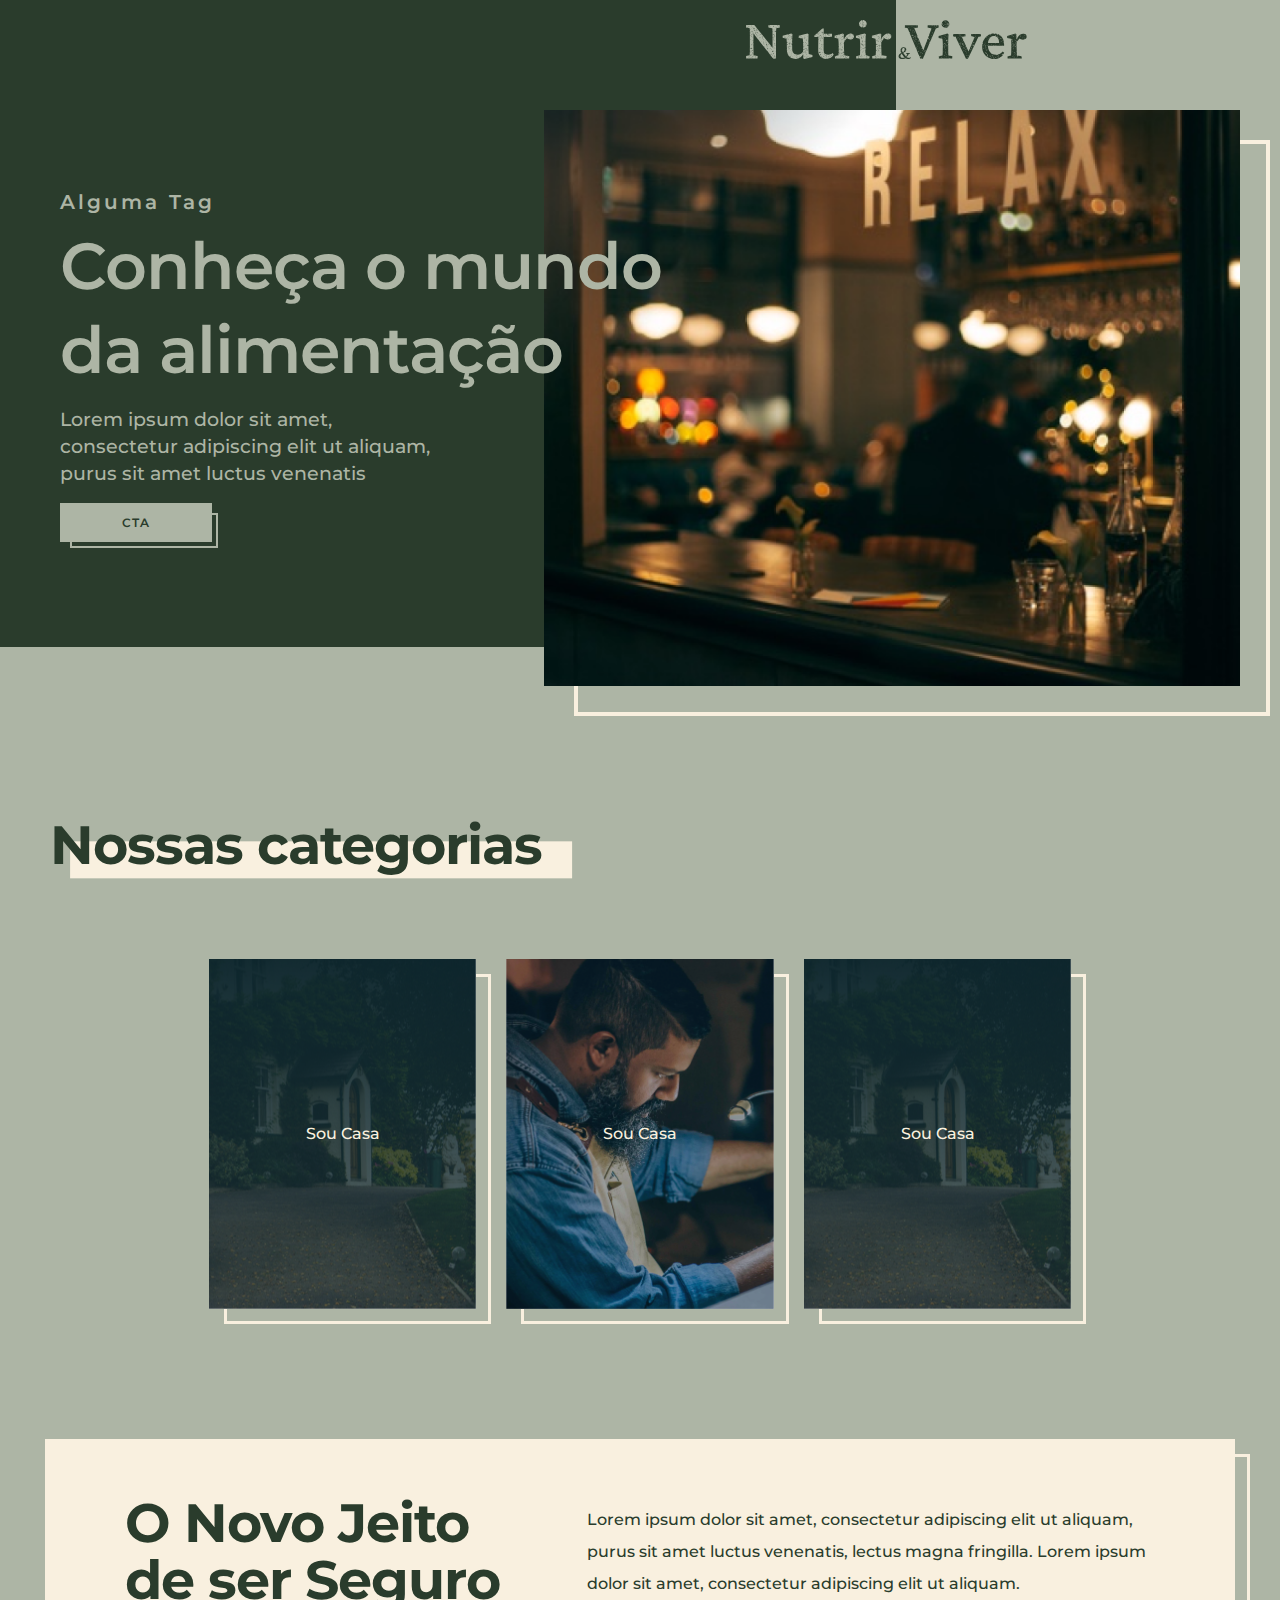
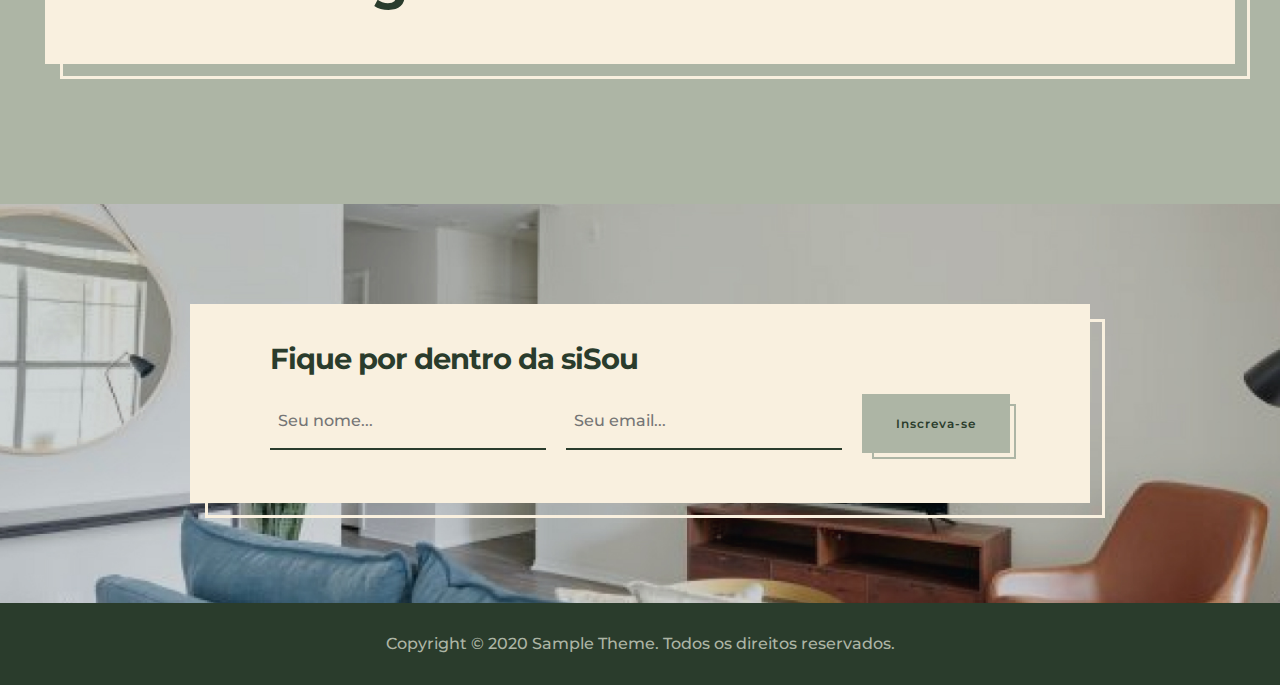
<file: HTML/index.html>
<!doctype html>
<!--[if lt IE 7]>      <html class="no-js lt-ie9 lt-ie8 lt-ie7" lang=""> <![endif]-->
<!--[if IE 7]>         <html class="no-js lt-ie9 lt-ie8" lang=""> <![endif]-->
<!--[if IE 8]>         <html class="no-js lt-ie9" lang=""> <![endif]-->
<!--[if gt IE 8]><!-->
<html class="no-js" lang="pt-br">
<!--<![endif]-->

<head>
    <meta charset="utf-8">
    <meta http-equiv="X-UA-Compatible" content="IE=edge,chrome=1">

    <!-- Meta para HTML puro -->
    <title>Hub Template</title>
    <meta name="viewport" content="width=device-width, initial-scale=1, maximum-scale=5">
    <meta name="description" content="Isso é um template feito por FilipeRitto :)">
    <meta name="keywords" content="Sample, HTML5, CSS3">
    
    <!-- Meta para Publicação do Facebook -->
    <meta property="og:locale" content="pt-br">
    <meta property="og:url" content="https://filiperitto.com.br/_projetos/sample/">
    <meta property="og:title" content="sampleTemplate">
    <meta property="og:site_name" content="sampleTemplate">
    <meta property="og:description" content="Isso é um template feito por FilipeRitto :)">
    <meta property="og:image" content="https://filiperitto.com.br/_projetos/ola_podcast/assets/img/placeholder-facebook-meta.jpg">
    <meta property="og:type" content="website">

    <!-- Meta para Publicação do Twitter -->
    <meta name="twitter:site" content="@sampleTemplate">
    <meta name="twitter:title" content="sampleTemplate">
    <meta name="twitter:description" content="Isso é um template feito por FilipeRitto :)">
    <meta name="twitter:url" content="https://filiperitto.com.br/_projetos/sample/">
    <meta name="twitter:image" content="https://filiperitto.com.br/_projetos/ola_podcast/assets/img/placeholder-facebook-meta.jpg">
    <meta name="twitter:card" content="summary">


    <link rel="canonical" href="https://filiperitto.com.br/_projetos/sample/"/> <!-- Tag exclusiva da Home -->
    <link rel="icon" type="image/png" sizes="192x192" href="assets/img/favicon/android-icon-192x192.png">
    <link rel="icon" type="image/png" sizes="32x32" href="assets/img/favicon/favicon-32x32.png">
    <link rel="icon" type="image/png" sizes="16x16" href="assets/img/favicon/favicon-16x16.png">


    <link rel="stylesheet" href="assets/css/style.css">

    <!-- Script para gerar searchbox na pesquisa do google https://developers.google.com/search/docs/guides/sd-policies#nesting
    <script type="application/ld+json">
        {
          "@context": "https://schema.org",
          "@type": "WebSite",
          "url": "https://www.example.com/",
          "potentialAction": {
            "@type": "SearchAction",
            "target": "https://query.example.com/search?q={search_term_string}",
            "query-input": "required name=search_term_string"
          }
        }
    </script> -->

</head>

<body id="body">
    <!--[if lt IE 8]>
            <p class="browserupgrade">You are using an <strong>outdated</strong> browser. Please <a href="http://browsehappy.com/">upgrade your browser</a> to improve your experience.</p>
        <![endif]-->

    <div class="main">
        <header id="header-main">
            <a href="javascript:(0)" class="logo">
                <svg width="282" height="40" viewBox="0 0 282 40" fill="none" xmlns="http://www.w3.org/2000/svg">
                    <path d="M273.179 38.5395C273.368 38.4013 273.531 38.4515 273.594 38.6651H276.772L276.886 36.3282L276.534 36.2654C276.71 36.391 276.697 36.6046 276.722 36.8056C276.735 37.0443 276.772 37.2956 276.597 37.6097C276.232 37.1323 276.169 36.7177 276.421 36.2528L272.149 35.5618C272.224 35.7 272.161 35.8759 272.199 36.0015C272.325 36.1523 272.513 36.3156 272.337 36.4915C272.187 36.6423 272.111 36.4538 272.061 36.3282C271.923 36.0895 271.898 35.8382 271.986 35.5366L271.923 35.5241C271.923 35.4612 271.91 35.3984 271.91 35.323C271.872 35.3733 271.81 35.3482 271.734 35.2602C271.583 35.0592 271.709 34.9336 271.872 34.833C271.86 34.72 271.86 34.5943 271.847 34.4687C271.797 34.5315 271.734 34.5818 271.671 34.5943C271.583 34.6069 271.583 34.5064 271.621 34.4436C271.659 34.3556 271.684 34.2551 271.847 34.2677C271.835 34.1043 271.835 33.941 271.822 33.7525C271.784 32.9484 271.747 32.0312 271.709 30.9884C271.671 29.9456 271.634 28.8651 271.596 27.7594L271.571 25.6612C271.533 25.6863 271.458 25.6989 271.42 25.724C271.382 25.5607 271.357 25.3974 271.307 25.1461C271.395 25.2215 271.496 25.2717 271.571 25.322L271.546 22.6709C271.671 22.3945 271.81 22.1307 271.948 21.8668C271.671 21.804 271.747 21.5402 271.81 21.314C271.86 21.1381 272.061 21.1255 272.187 21.2386C272.212 21.2638 272.237 21.2889 272.262 21.314C272.563 20.8114 272.89 20.3466 273.229 19.9319C273.606 19.4796 273.971 19.0776 274.348 18.7384C274.36 18.5876 274.423 18.4745 274.599 18.4871C274.611 18.4871 274.611 18.4871 274.624 18.4871C274.637 18.4745 274.649 18.4619 274.662 18.4619C275.076 18.7886 275.503 19.0399 275.918 19.2284C276.584 19.5173 277.3 19.6555 278.054 19.6555C279.047 19.6555 279.888 19.3917 280.592 18.8514C280.856 18.6504 281.082 18.4117 281.245 18.1353C281.195 18.0976 281.132 18.0473 281.069 17.9845C281.182 17.9594 281.245 17.9468 281.308 17.9217C281.333 17.9091 281.358 17.9091 281.371 17.9091C281.559 17.5196 281.647 17.0673 281.647 16.5648C281.647 16.4014 281.635 16.2506 281.622 16.0999C281.597 16.2381 281.509 16.2758 281.409 16.1376C281.245 15.924 281.384 15.8109 281.547 15.7104C281.522 15.6099 281.497 15.5094 281.459 15.4088C281.421 15.434 281.384 15.4591 281.346 15.4717C281.258 15.4842 281.258 15.3837 281.296 15.3209C281.321 15.2706 281.333 15.2204 281.371 15.1827C281.208 14.856 280.981 14.5796 280.68 14.3535C280.152 13.964 279.537 13.7378 278.808 13.675C278.77 13.6876 278.745 13.6876 278.707 13.7001C278.632 13.7127 278.557 13.7001 278.519 13.6499C278.444 13.6499 278.356 13.6373 278.268 13.6373C277.162 13.6373 276.044 14.0142 274.9 14.7806C274.046 15.346 273.204 16.3009 272.35 17.6578C272.463 17.6578 272.538 17.7583 272.576 17.9342C272.677 18.0473 272.765 18.1855 272.639 18.3112C272.513 18.4368 272.375 18.2986 272.237 18.2735C272.174 18.2232 272.111 18.173 272.061 18.1227C271.86 18.4619 271.659 18.8137 271.458 19.1907L271.282 19.1278L271.508 14.4414L271.345 14.3032C271.207 14.5042 271.068 14.5042 270.943 14.3409C270.93 14.3535 270.905 14.366 270.892 14.366C270.88 14.5545 270.792 14.6047 270.679 14.454C270.516 14.2404 270.679 14.1147 270.842 14.0142C270.842 13.9765 270.855 13.9388 270.88 13.9137L270.691 13.7629C270.666 13.7755 270.641 13.7881 270.616 13.8006C270.528 13.8132 270.528 13.7253 270.553 13.6499L270.49 13.5996L262.098 15.8863V17.9971L265.754 18.8012C265.791 19.0022 265.829 19.2032 265.867 19.4294C266.005 19.3289 266.156 19.3666 266.332 19.4419C266.42 19.4796 266.52 19.4796 266.621 19.5048C266.847 19.4671 266.721 19.0022 267.073 19.1153C267.136 19.1404 267.199 19.2284 267.211 19.2786C267.224 19.5425 267.035 19.6053 266.822 19.6304C266.859 19.9445 266.633 20.0953 266.407 20.1581C266.281 20.1958 266.131 20.1958 265.992 20.1581C266.018 20.3591 266.043 20.5727 266.055 20.7863C266.08 20.7737 266.105 20.7612 266.131 20.7612C266.193 20.7612 266.256 20.824 266.394 20.8994C266.206 20.9496 266.131 20.9999 266.08 20.9873C266.08 20.9873 266.08 20.9873 266.068 20.9873C266.08 21.2009 266.106 21.4145 266.118 21.6281C266.131 21.7789 266.131 21.9422 266.143 22.1055C266.256 22.1055 266.319 22.1935 266.332 22.3694C266.294 22.4071 266.256 22.5327 266.181 22.5579C266.168 22.5579 266.168 22.5579 266.156 22.5579C266.193 23.274 266.206 24.0153 266.219 24.7943C266.244 24.7943 266.281 24.7817 266.319 24.7691C266.319 24.945 266.281 25.033 266.219 25.0833C266.219 25.1209 266.219 25.1712 266.219 25.2089V27.6589C266.332 27.6966 266.42 27.7469 266.432 27.8725C266.445 27.9981 266.332 28.0233 266.244 28.0358C266.231 28.0358 266.231 28.0358 266.219 28.0358V29.5938C266.219 30.7371 266.193 31.7297 266.156 32.5589C266.118 33.4007 266.08 34.0666 266.043 34.5566C266.03 34.7325 266.018 34.8707 266.005 35.0089C266.005 35.0466 266.018 35.0843 266.018 35.122C266.03 35.3607 266.068 35.612 265.892 35.9261C265.804 35.813 265.741 35.7 265.678 35.5995L262.387 36.4538L262.5 37.8736C262.562 37.8987 262.6 37.9364 262.588 38.0369C262.575 38.0872 262.562 38.1374 262.525 38.1751L262.562 38.6777H273.079C273.091 38.6274 273.129 38.5772 273.179 38.5395ZM280.165 14.6801C280.19 14.7304 280.228 14.7932 280.228 14.856C280.228 14.9314 280.19 15.0194 280.102 14.9565C280.052 14.9314 280.001 14.8435 280.001 14.7806C279.989 14.7053 280.039 14.655 280.165 14.6801ZM280.165 15.5973C280.253 15.836 280.253 15.9994 280.052 16.0747C280.001 16.0999 279.876 16.0747 279.863 16.0496C279.8 15.7983 279.989 15.723 280.165 15.5973ZM279.424 18.5876C279.386 18.286 278.921 18.1353 279.172 17.7458C279.235 17.6578 279.348 17.6076 279.436 17.6955C279.687 17.9845 279.562 18.286 279.424 18.5876ZM278.908 14.7053C278.946 14.5796 279.16 14.6299 279.16 14.6424C279.235 14.9188 279.298 15.1953 279.398 15.6727C279.009 15.2958 278.808 15.0571 278.908 14.7053ZM277.928 16.7406C278.117 16.6024 278.205 16.7281 278.242 16.8789C278.305 17.105 278.167 17.2055 277.954 17.2055C277.476 17.0924 277.727 16.9165 277.928 16.7406ZM277.702 18.4494C277.803 18.4117 277.903 18.4368 277.928 18.5625C277.928 18.6127 277.866 18.6881 277.815 18.7132C277.715 18.7509 277.627 18.7258 277.551 18.5248C277.577 18.5122 277.639 18.4745 277.702 18.4494ZM277.3 16.9165C277.438 16.9291 277.514 17.0171 277.514 17.0171C277.489 17.306 277.413 17.3814 277.262 17.3563C277.124 17.3312 277.061 17.2307 277.061 17.0924C277.061 16.9165 277.162 16.8914 277.3 16.9165ZM275.378 15.4214C275.654 15.5219 275.642 15.7858 275.667 16.0119C275.679 16.2506 275.717 16.5019 275.541 16.816C275.177 16.3135 275.114 15.8863 275.378 15.4214ZM272.35 20.1958C272.388 20.2712 272.325 20.3466 272.237 20.334C272.174 20.3214 272.099 20.2837 272.073 20.2209C272.023 20.133 272.111 20.1078 272.199 20.0827C272.249 20.1204 272.325 20.1455 272.35 20.1958ZM271.998 18.7258C272.124 18.7258 272.262 18.7383 272.237 18.9142C272.212 19.0273 272.149 19.153 271.998 19.1655C271.847 19.1781 271.784 19.0901 271.759 18.9519C271.772 18.7886 271.86 18.7258 271.998 18.7258ZM263.819 17.306C263.681 17.306 263.605 17.2181 263.605 17.0673C263.605 16.904 263.668 16.7783 263.857 16.7909C263.995 16.8035 264.07 16.8914 264.07 17.0296C264.083 17.2181 263.995 17.306 263.819 17.306ZM265.025 18.2609C264.899 18.2483 264.774 18.1855 264.786 18.0348C264.786 17.9845 264.937 17.9468 264.975 17.9217C265.125 17.9468 265.239 17.9468 265.226 18.085C265.226 18.2107 265.138 18.2735 265.025 18.2609ZM264.874 38.0997C264.736 38.0997 264.661 38.0118 264.661 37.861C264.661 37.6977 264.723 37.572 264.912 37.5846C265.05 37.5972 265.125 37.6851 265.125 37.8233C265.138 38.0118 265.05 38.1123 264.874 38.0997ZM271.42 31.0638C271.433 31.0512 271.571 31.1015 271.596 31.1517C271.734 31.3779 271.533 31.4407 271.332 31.6041C271.32 31.3528 271.295 31.1894 271.42 31.0638ZM270.968 14.6299C271.219 14.7806 271.093 15.0319 271.156 15.2078C271.282 15.3586 271.47 15.5219 271.295 15.6978C271.144 15.8486 271.068 15.6601 271.018 15.5345C270.855 15.2581 270.83 14.9817 270.968 14.6299ZM270.968 17.884C271.106 17.8463 271.131 17.9594 271.119 18.0599C271.106 18.1101 271.043 18.1981 270.993 18.1981C270.943 18.1981 270.892 18.1227 270.842 18.0599C270.88 17.9971 270.918 17.8966 270.968 17.884ZM270.867 20.133C271.031 20.4219 270.767 20.5602 270.578 20.7863C270.415 20.4848 270.264 20.2586 270.603 20.0953C270.666 20.0576 270.842 20.0827 270.867 20.133ZM270.465 16.7155C270.641 16.6527 270.679 16.7658 270.691 16.904C270.691 16.9668 270.654 17.0422 270.629 17.105C270.541 17.0296 270.44 16.9542 270.227 16.7783C270.327 16.7532 270.402 16.7406 270.465 16.7155ZM270.34 22.3191C270.465 22.3443 270.578 22.382 270.603 22.5327C270.566 22.6961 270.428 22.6835 270.314 22.6709C270.214 22.6709 270.101 22.6458 270.113 22.5202C270.113 22.3945 270.189 22.294 270.34 22.3191ZM270.038 23.8268C270.088 23.7138 270.176 23.6258 270.314 23.6384C270.465 23.7012 270.453 23.8394 270.44 23.9525C270.428 24.0907 270.34 24.1786 270.189 24.1535C270.013 24.1158 269.963 23.9902 270.038 23.8268ZM269.875 25.5607C269.9 25.724 269.774 25.7743 269.649 25.7868C269.523 25.7994 269.46 25.6989 269.473 25.5984C269.485 25.523 269.573 25.4476 269.611 25.4099C269.774 25.3974 269.862 25.4476 269.875 25.5607ZM269.649 26.3774C269.586 26.3774 269.523 26.3145 269.46 26.2894C269.536 26.1638 269.561 26.0884 269.611 26.0633C269.699 26.0256 269.737 26.1009 269.749 26.1638C269.762 26.2517 269.799 26.3774 269.649 26.3774ZM269.46 13.9137C269.548 14.1524 269.548 14.3158 269.347 14.3911C269.297 14.4163 269.171 14.3912 269.159 14.366C269.083 14.1147 269.272 14.0394 269.46 13.9137ZM269.309 19.8063C269.422 19.8063 269.498 19.8817 269.498 19.9948C269.498 20.1078 269.448 20.1707 269.284 20.1832C269.247 20.133 269.146 20.0576 269.133 19.9822C269.108 19.8566 269.209 19.7937 269.309 19.8063ZM268.505 25.523C268.392 25.523 268.317 25.435 268.354 25.3345C268.38 25.2592 268.468 25.1963 268.556 25.0958C268.606 25.1712 268.643 25.234 268.669 25.2843C268.694 25.2717 268.731 25.2592 268.757 25.2592C268.97 25.2592 269.108 25.2968 269.083 25.4476C269.058 25.6235 268.907 25.7617 268.731 25.7868C268.631 25.812 268.568 25.6989 268.556 25.5984C268.556 25.5733 268.556 25.5481 268.556 25.523C268.543 25.523 268.53 25.523 268.505 25.523ZM268.844 26.0633C268.945 26.1512 269.033 26.2015 269.083 26.2894C269.146 26.4025 269.083 26.4779 268.958 26.4779C268.844 26.4779 268.769 26.4151 268.757 26.302C268.757 26.2266 268.807 26.1638 268.844 26.0633ZM268.932 24.832C268.945 24.6812 269.071 24.6561 269.184 24.6309C269.334 24.4174 269.422 24.5179 269.435 24.6938C269.448 24.8948 269.536 25.1461 269.284 25.2843C269.259 25.2215 269.221 25.1586 269.196 25.0958C269.033 25.0707 268.907 25.0204 268.932 24.832ZM269.008 23.4122C269.033 23.4373 269.121 23.5127 269.133 23.5881C269.159 23.7263 269.02 23.7138 268.932 23.7263C268.807 23.7389 268.769 23.6509 268.769 23.5504C268.782 23.4248 268.819 23.362 269.008 23.4122ZM268.455 16.0747C268.518 15.9868 268.631 15.9365 268.719 16.0245C268.97 16.3135 268.857 16.615 268.706 16.9165C268.669 16.6024 268.191 16.4517 268.455 16.0747ZM268.392 24.5053C268.455 24.7063 268.417 24.7315 268.279 24.7063C268.153 24.6812 267.99 24.7566 267.952 24.5304C267.94 24.4173 267.965 24.342 268.091 24.3294C268.254 24.3294 268.367 24.4048 268.392 24.5053ZM267.902 27.6463C267.915 27.571 268.003 27.4704 268.078 27.4328C268.179 27.3951 268.267 27.4579 268.267 27.5835C268.254 27.6966 268.216 27.7845 268.103 27.7971C268.003 27.7971 267.877 27.7845 267.902 27.6463ZM267.902 26.7417C267.739 26.7417 267.613 26.6538 267.601 26.4779C267.588 26.302 267.714 26.214 267.864 26.1889C268.053 26.1638 268.116 26.2894 268.141 26.4151C268.141 26.6035 268.091 26.7417 267.902 26.7417ZM268.166 23.6384C268.166 23.6509 268.166 23.6635 268.166 23.6886C268.229 23.764 268.279 23.852 268.116 23.9273C267.965 24.0027 267.89 23.965 267.839 23.852C267.789 23.8268 267.764 23.7891 267.739 23.7389C267.601 23.6761 267.563 23.563 267.676 23.4499C267.689 23.4373 267.689 23.4374 267.701 23.4374C267.714 23.3494 267.751 23.2866 267.877 23.274C268.066 23.3243 268.166 23.4499 268.166 23.6384ZM267.739 20.4722C267.475 20.4973 267.588 20.2335 267.538 20.0953C267.638 20.0953 267.739 20.0953 267.839 20.0953C267.839 20.2335 267.89 20.4471 267.739 20.4722ZM267.211 15.0571C267.4 14.9188 267.488 15.0445 267.525 15.1953C267.588 15.4214 267.45 15.5219 267.236 15.5219C266.771 15.4088 267.01 15.233 267.211 15.0571ZM266.344 18.6755C266.307 18.7384 266.256 18.8137 266.181 18.7509C266.093 18.6881 266.043 18.5876 266.118 18.4996C266.156 18.4494 266.244 18.4368 266.294 18.4242C266.432 18.4996 266.394 18.5876 266.344 18.6755ZM266.545 15.6727C266.407 15.6476 266.344 15.5471 266.344 15.4088C266.344 15.2455 266.445 15.2078 266.583 15.233C266.721 15.2455 266.797 15.3335 266.797 15.3335C266.771 15.6224 266.696 15.6978 266.545 15.6727ZM267.098 17.0296C266.998 17.0673 266.91 17.0422 266.834 16.8412C266.859 16.8286 266.922 16.7909 266.985 16.7783C267.086 16.7406 267.186 16.7658 267.211 16.8914C267.211 16.9291 267.148 17.0045 267.098 17.0296ZM267.148 19.8063C267.299 19.7937 267.387 19.8691 267.387 20.0073C267.4 20.1078 267.324 20.1832 267.211 20.1958C267.06 20.2209 266.972 20.133 266.972 19.9948C266.972 19.9068 267.035 19.8189 267.148 19.8063ZM266.872 21.0125C266.972 21.025 267.073 21.0376 267.073 21.1632C267.073 21.2637 267.06 21.3768 266.922 21.3391C266.847 21.314 266.771 21.2135 266.734 21.1381C266.709 21.0376 266.809 21.025 266.872 21.0125ZM266.972 23.7766C267.123 23.7514 267.186 23.8771 267.211 24.0027C267.236 24.1033 267.199 24.2038 267.073 24.1912C266.922 24.1786 266.91 24.0404 266.872 23.8897C266.884 23.8645 266.922 23.7891 266.972 23.7766ZM266.696 27.194C266.683 27.3071 266.633 27.4076 266.508 27.3197C266.445 27.2694 266.457 27.1438 266.445 27.0433C266.445 26.9553 266.508 26.9302 266.596 26.9427C266.734 26.993 266.709 27.1061 266.696 27.194ZM266.646 25.0958C266.633 24.9199 266.709 24.8194 266.847 24.8068C266.985 24.7943 267.123 24.8571 267.111 24.9953C267.098 25.0958 266.972 25.2215 266.872 25.2592C266.709 25.3597 266.709 25.1586 266.646 25.0958ZM267.312 31.8051C267.287 31.9056 267.199 31.9433 267.086 31.9307C266.922 31.9056 266.922 31.7674 266.897 31.6543C266.847 31.4784 266.985 31.5287 267.048 31.5035C267.136 31.6166 267.374 31.5915 267.312 31.8051ZM267.236 21.9045C267.035 21.7538 266.771 21.5527 267.086 21.3517C267.349 21.1884 267.513 21.4522 267.55 21.7286C267.751 21.8417 267.777 22.0302 267.613 22.1307C267.425 22.2563 267.324 22.0679 267.236 21.9045ZM267.601 36.4664C267.462 36.4413 267.4 36.3407 267.4 36.2025C267.4 36.0392 267.5 36.0015 267.638 36.0266C267.777 36.0392 267.852 36.1272 267.852 36.1272C267.827 36.4161 267.751 36.4915 267.601 36.4664ZM267.864 28.2997C267.902 28.1489 267.978 28.0358 268.141 28.0233C268.304 28.0233 268.304 28.1489 268.304 28.2746C268.279 28.4253 268.405 28.664 268.166 28.6892C267.952 28.7143 267.839 28.5258 267.864 28.2997ZM268.141 37.8233C268.04 37.861 267.952 37.8359 267.877 37.6349C267.902 37.6223 267.965 37.5846 268.028 37.572C268.128 37.5343 268.229 37.5595 268.254 37.6851C268.267 37.7228 268.204 37.8108 268.141 37.8233ZM268.304 36.3282C267.827 36.2025 268.066 36.0266 268.267 35.8633C268.455 35.7251 268.543 35.8507 268.581 36.0015C268.643 36.2277 268.518 36.3282 268.304 36.3282ZM268.568 29.9205C268.568 29.732 268.669 29.6566 268.857 29.6692C268.958 29.6817 269.046 29.7069 269.033 29.8451C269.02 30.0461 268.882 30.0712 268.731 30.0964C268.581 30.1089 268.556 30.021 268.568 29.9205ZM268.819 32.6092C268.882 32.4082 268.945 32.1694 269.209 32.1192C269.385 32.1443 269.498 32.2574 269.485 32.4207C269.485 32.7097 269.247 32.7725 269.033 32.8228C268.895 32.8479 268.769 32.7725 268.819 32.6092ZM269.247 33.8279C269.284 33.7023 269.498 33.7525 269.498 33.7651C269.573 34.0415 269.636 34.3179 269.737 34.7953C269.347 34.4059 269.146 34.1797 269.247 33.8279ZM269.749 37.7102C269.711 37.4087 269.247 37.2579 269.498 36.8684C269.561 36.7805 269.674 36.7302 269.762 36.8182C270.013 37.0946 269.9 37.3961 269.749 37.7102ZM269.988 25.7115C270.013 25.5984 270.113 25.5733 270.252 25.6109C270.264 25.6612 270.289 25.724 270.314 25.7743C270.252 25.7994 270.176 25.8497 270.113 25.8371C270.051 25.8371 269.975 25.7492 269.988 25.7115ZM270.365 26.3145C270.377 26.1889 270.39 26.0507 270.553 26.0633C270.666 26.0758 270.804 26.1386 270.679 26.3145C270.679 26.5658 270.717 26.8171 270.591 27.0433C270.503 27.194 270.352 27.2568 270.239 27.1061C270.139 26.9804 270.201 26.8799 270.365 26.8548C269.988 26.6789 270.402 26.503 270.365 26.3145ZM270.754 32.1317C270.817 32.1443 270.892 32.182 270.918 32.2323C270.968 32.3202 270.88 32.3579 270.817 32.3579C270.754 32.3579 270.704 32.3076 270.654 32.2825C270.616 32.182 270.666 32.1317 270.754 32.1317ZM270.49 33.8028C270.516 33.853 270.553 33.9159 270.553 33.9787C270.553 34.0541 270.516 34.142 270.428 34.0792C270.377 34.0541 270.327 33.9661 270.327 33.9033C270.327 33.8279 270.377 33.7777 270.49 33.8028ZM270.39 35.1974C270.34 35.2225 270.214 35.1974 270.201 35.1723C270.126 34.9336 270.327 34.8456 270.503 34.72C270.591 34.9587 270.591 35.122 270.39 35.1974ZM270.767 33.4133C270.591 33.4133 270.528 33.25 270.49 33.1118C270.44 32.9484 270.616 33.0112 270.679 32.961C270.842 32.9861 270.93 33.1118 270.968 33.25C270.98 33.2876 270.842 33.4133 270.767 33.4133ZM270.905 29.1792C270.842 29.1038 270.779 29.0661 270.767 29.0033C270.754 28.9405 270.792 28.8399 270.83 28.8274C270.943 28.7897 271.006 28.8651 271.006 28.9781C271.006 29.0284 270.955 29.0787 270.905 29.1792ZM270.955 28.1112C270.842 28.1489 270.83 28.061 270.83 27.9856C270.83 27.8976 270.855 27.8097 270.88 27.6589C270.968 27.772 271.018 27.8222 271.043 27.8851C271.093 27.9856 271.081 28.0735 270.955 28.1112ZM271.169 24.1409C271.156 24.2163 271.106 24.2917 271.018 24.254C270.968 24.2289 270.93 24.1535 270.842 24.0279C270.905 23.9902 270.968 23.9399 271.031 23.9399C271.181 23.9274 271.181 24.0404 271.169 24.1409ZM271.056 20.8868C271.056 20.7109 271.194 20.7109 271.345 20.7235C271.596 20.8994 271.596 21.1884 271.583 21.4522C271.583 21.5653 271.483 21.7412 271.345 21.6658C271.068 21.5025 271.056 21.1884 271.056 20.8868ZM271.684 37.8987C271.596 37.8233 271.496 37.7479 271.282 37.572C271.395 37.5469 271.458 37.5343 271.521 37.5092C271.697 37.4464 271.734 37.5595 271.747 37.6977C271.747 37.7605 271.697 37.8359 271.684 37.8987ZM272.576 36.303C272.589 36.1774 272.664 36.0769 272.953 36.102C272.953 36.1146 273.053 36.2025 273.066 36.3156C273.091 36.479 272.94 36.4915 272.815 36.4915C272.689 36.4915 272.563 36.4664 272.576 36.303ZM272.89 37.8861C272.878 37.949 272.827 38.0118 272.777 38.0369C272.689 38.0746 272.651 37.9866 272.664 37.9238C272.677 37.861 272.727 37.8107 272.739 37.7731C272.852 37.7605 272.903 37.8108 272.89 37.8861Z" fill="#2A3C2C"/>
                    <path d="M241.831 16.0359C240.613 17.0159 239.57 18.2346 238.728 19.7046C238.062 20.8605 237.597 22.1421 237.308 23.5367C237.371 23.3985 237.447 23.2728 237.635 23.2351C237.811 23.2603 237.924 23.3733 237.911 23.5367C237.911 23.8257 237.673 23.8885 237.459 23.9387C237.371 23.9639 237.283 23.9262 237.246 23.8633C237.082 24.768 237.007 25.7354 237.007 26.7405C237.007 26.8787 237.007 27.0044 237.007 27.1426C237.019 27.2054 237.019 27.2431 237.007 27.2934C237.082 29.5423 237.61 31.5275 238.602 33.2613C239.582 34.9701 240.877 36.327 242.485 37.3321C242.497 37.2819 242.535 37.2316 242.56 37.1562C242.636 37.2442 242.698 37.2944 242.711 37.3447C242.711 37.3698 242.698 37.4075 242.673 37.4326C242.761 37.4829 242.862 37.5457 242.95 37.596C244.206 38.2996 245.563 38.7644 247.02 38.978C247.033 38.9655 247.046 38.9529 247.058 38.9529C247.134 38.9403 247.184 38.9655 247.221 39.0032C247.46 39.0409 247.712 39.066 247.963 39.0786C247.938 39.0409 247.925 38.9906 247.913 38.9278C247.724 38.8775 247.649 38.7393 247.774 38.6137C247.963 38.4252 248.114 38.5508 248.202 38.7519C248.227 38.865 248.428 38.978 248.214 39.0911C248.516 39.1037 248.817 39.1162 249.131 39.1162C251.267 39.1162 253.189 38.6011 254.923 37.5709C255.049 37.4955 255.162 37.4201 255.288 37.3447C255.3 37.1562 255.388 37.0683 255.514 37.0557C255.577 37.0557 255.627 37.0557 255.677 37.0808C255.841 36.9678 256.004 36.8421 256.155 36.7039C256.079 36.6662 256.042 36.5657 256.029 36.4526C256.167 36.4526 256.305 36.4526 256.444 36.4526C257.022 35.9375 257.537 35.3596 258.014 34.6937C258.027 34.6811 258.039 34.656 258.052 34.6434C258.441 34.1031 258.793 33.5252 259.12 32.8844L257.574 31.4521C257.135 31.9924 256.695 32.4572 256.243 32.8467C256.243 32.8593 256.243 32.8593 256.243 32.8719C256.23 32.9849 256.142 33.0477 256.042 33.0352C256.029 33.0352 256.029 33.0352 256.016 33.0352C255.514 33.4498 254.999 33.7765 254.484 34.0152C253.906 34.279 253.29 34.4801 252.649 34.5931C252.687 34.7188 252.649 34.8444 252.436 34.9701L252.398 35.0078C252.096 35.0078 252.034 34.8821 252.034 34.7188C251.958 34.7313 251.87 34.7313 251.782 34.7439C251.795 34.8444 251.795 34.9449 251.795 35.0455C251.795 35.1585 251.694 35.3344 251.556 35.259C251.355 35.146 251.292 34.9575 251.267 34.769C251.167 34.769 251.054 34.7816 250.953 34.7816C249.357 34.7816 247.963 34.4172 246.757 33.676C246.706 33.7011 246.644 33.7262 246.581 33.7388C246.367 33.8016 246.091 33.7639 245.915 33.6006C245.777 33.4749 245.852 33.2739 245.953 33.1231L245.965 33.1106C245.638 32.8467 245.312 32.5452 245.023 32.206C244.658 31.8039 244.344 31.3642 244.068 30.8867C244.055 30.8867 244.043 30.8867 244.03 30.8867C243.892 30.8867 243.817 30.7988 243.817 30.648C243.817 30.5852 243.829 30.5224 243.854 30.4721C243.239 29.2534 242.874 27.8211 242.774 26.1877C242.736 26.1752 242.711 26.15 242.711 26.0998C242.698 26.0118 242.724 25.9364 242.761 25.8611C242.761 25.8359 242.761 25.8234 242.761 25.8108H242.799C242.862 25.7103 242.975 25.6223 243.1 25.5093C243.1 25.6223 243.113 25.7228 243.126 25.8108H251.167C251.129 25.7857 251.116 25.7354 251.116 25.6851C251.116 25.5972 251.142 25.5092 251.179 25.2203C251.292 25.4213 251.33 25.4841 251.355 25.5595C251.393 25.66 251.343 25.7605 251.242 25.8108H251.229H256.908C256.896 25.7605 256.883 25.7103 256.871 25.66C256.821 25.4841 256.959 25.5344 257.022 25.5093C257.122 25.6223 257.361 25.5846 257.298 25.8108C257.298 25.8108 257.298 25.8108 257.298 25.8234H259.019V24.68C259.019 24.4162 259.007 24.1523 259.007 23.901C258.969 24.0518 258.843 24.0769 258.705 24.1021C258.567 24.1272 258.542 24.0392 258.542 23.9262C258.542 23.7377 258.642 23.6623 258.831 23.6749C258.906 23.6874 258.969 23.7 258.994 23.7628C258.856 20.7726 258.002 18.3602 256.444 16.5384C256.393 16.4756 256.343 16.4254 256.293 16.3625C256.255 16.4128 256.217 16.5133 256.155 16.5384C255.979 16.5887 255.979 16.4128 255.928 16.3123C255.891 16.2369 255.903 16.1741 255.954 16.1364C255.878 16.1113 255.828 16.0736 255.803 15.9605C255.803 15.9228 255.803 15.8977 255.803 15.86C255.652 15.7218 255.501 15.5961 255.351 15.4705C255.288 15.6841 255.175 15.7972 254.948 15.7972C254.911 15.7972 254.823 15.6966 254.823 15.6464C254.823 15.4202 254.961 15.37 255.162 15.3197C255.099 15.2695 255.024 15.2192 254.961 15.1689C254.936 15.1564 254.911 15.1438 254.898 15.1187C254.798 15.0433 254.697 14.9805 254.584 14.9051C254.597 15.0182 254.597 15.1313 254.597 15.2443C254.597 15.3574 254.496 15.5333 254.358 15.4579C254.069 15.282 254.056 14.9679 254.056 14.6664C254.056 14.6413 254.056 14.6161 254.069 14.6036C253.554 14.3271 253.014 14.101 252.423 13.9251C252.385 13.9377 252.348 13.9502 252.285 13.9628C252.26 13.9377 252.235 13.9 252.197 13.8748C251.456 13.6738 250.652 13.5482 249.797 13.4979C249.785 13.7618 249.584 13.8874 249.383 13.9502C249.169 14.013 248.893 13.9754 248.717 13.812C248.616 13.7241 248.629 13.5984 248.679 13.4854C247.825 13.5105 246.995 13.6236 246.179 13.8371C246.216 13.8623 246.254 13.9 246.254 13.9628C246.254 14.0633 246.241 14.1764 246.103 14.1387C246.028 14.1136 245.953 14.013 245.915 13.9377C245.915 13.9251 245.915 13.9251 245.915 13.9125C245.425 14.0507 244.935 14.2392 244.457 14.4528C244.395 14.5407 244.294 14.591 244.143 14.591C243.829 14.7418 243.528 14.9051 243.226 15.081C242.799 15.3448 242.384 15.6213 241.982 15.9354C241.957 15.9856 241.919 16.0233 241.831 16.0359ZM237.685 24.9313C237.723 24.8057 237.937 24.8559 237.937 24.8685C238.012 25.1449 238.075 25.4213 238.175 25.8987C237.786 25.5218 237.585 25.2957 237.685 24.9313ZM238.188 28.8136C238.15 28.5121 237.685 28.3613 237.937 27.9718C237.999 27.8839 238.112 27.8336 238.2 27.9216C238.452 28.2105 238.339 28.5121 238.188 28.8136ZM257.135 33.299C257.172 33.2488 257.26 33.2362 257.311 33.2236C257.461 33.299 257.411 33.3995 257.373 33.4875C257.336 33.5503 257.285 33.6257 257.21 33.5629C257.122 33.4875 257.072 33.387 257.135 33.299ZM256.77 34.3419C256.921 34.0906 257.122 34.1283 257.348 34.2288C257.436 34.2665 257.537 34.2665 257.637 34.2916C257.863 34.2539 257.738 33.789 258.089 33.9021C258.152 33.9272 258.215 34.0152 258.228 34.0654C258.24 34.3293 258.052 34.3921 257.838 34.4172C257.876 34.7313 257.65 34.8821 257.424 34.9449C257.21 35.0078 256.934 34.9701 256.758 34.8067C256.594 34.6937 256.67 34.4926 256.77 34.3419ZM253.742 37.3949C253.73 37.508 253.78 37.6588 253.592 37.6714C253.428 37.6714 253.328 37.5708 253.303 37.4075C253.303 37.2567 253.328 37.106 253.516 37.106C253.717 37.0934 253.742 37.2442 253.742 37.3949ZM253.202 35.4978C253.378 35.4726 253.491 35.5731 253.516 35.749C253.541 35.8998 253.428 35.9626 253.252 35.9626C253.152 35.9626 253.039 35.9249 253.026 35.7742C252.988 35.6108 253.051 35.5103 253.202 35.4978ZM252.699 36.4652C252.674 36.4275 252.662 36.3773 252.662 36.327C252.649 36.2265 252.699 36.126 252.813 36.1385C252.938 36.1637 252.9 36.2767 252.913 36.3898C252.9 36.4024 252.888 36.4275 252.875 36.4526C253.064 36.4526 253.265 36.4526 253.453 36.4526C253.453 36.4652 253.466 36.4903 253.478 36.5029C253.566 36.5155 253.629 36.6034 253.617 36.7165C253.617 36.7793 253.579 36.817 253.529 36.8547C253.491 36.8798 253.416 36.9049 253.29 36.9049C253.139 36.9049 253.001 36.9049 252.85 36.9049C252.423 36.8924 252.599 36.6662 252.699 36.4652ZM251.242 37.5332C251.38 37.5332 251.393 37.6337 251.368 37.7342C251.355 37.8096 251.305 37.8849 251.217 37.8473C251.167 37.8221 251.129 37.7467 251.041 37.6211C251.116 37.5834 251.179 37.5332 251.242 37.5332ZM250.237 37.4075C250.262 37.3573 250.287 37.3196 250.325 37.2819C250.312 37.2693 250.312 37.2442 250.312 37.219C250.312 37.0808 250.388 36.9803 250.551 37.0055C250.677 37.0306 250.79 37.0683 250.815 37.219C250.79 37.3196 250.727 37.3573 250.652 37.3573C250.664 37.4075 250.664 37.4703 250.652 37.5332C250.639 37.6714 250.551 37.7593 250.4 37.7342C250.212 37.7091 250.174 37.5834 250.237 37.4075ZM248.867 38.7016C248.867 38.6891 248.867 38.6891 248.867 38.6891C248.855 38.5006 248.943 38.4001 249.068 38.3875C249.282 38.3875 249.42 38.4252 249.395 38.576C249.37 38.7519 249.219 38.8901 249.043 38.9152C248.993 38.9278 248.943 38.9027 248.918 38.865C248.88 38.8273 248.867 38.777 248.867 38.7016ZM248.604 38.086C248.666 38.287 248.629 38.3121 248.49 38.287C248.365 38.2619 248.202 38.3373 248.164 38.1111C248.151 37.998 248.176 37.9226 248.302 37.9101C248.465 37.9226 248.578 37.998 248.604 38.086ZM248.088 36.8547C248.277 36.9175 248.377 37.0432 248.377 37.2316C248.377 37.3573 248.377 37.4955 248.202 37.4829C247.975 37.4703 247.925 37.307 247.913 37.1185C247.9 36.9929 247.913 36.8673 248.088 36.8547ZM247.297 34.9449C247.536 34.7942 247.686 35.0078 247.749 35.259C247.812 35.259 247.875 35.259 247.938 35.259C247.938 35.347 247.963 35.4852 247.925 35.5606C247.925 35.6234 247.887 35.6737 247.812 35.7239C247.624 35.837 247.51 35.6485 247.435 35.4978C247.247 35.347 246.983 35.146 247.297 34.9449ZM246.97 36.1762C247.071 36.1888 247.171 36.2014 247.171 36.327C247.171 36.4275 247.159 36.5406 247.02 36.5029C246.945 36.4778 246.87 36.3773 246.832 36.3019C246.807 36.2014 246.907 36.1888 246.97 36.1762ZM246.191 35.9249C246.254 35.9249 246.317 35.9878 246.455 36.0632C246.267 36.1134 246.191 36.1637 246.141 36.1511C246.091 36.1385 246.053 36.0631 246.015 36.0129C246.078 35.9752 246.141 35.9249 246.191 35.9249ZM246.166 37.2567C246.317 37.2316 246.392 37.3196 246.417 37.5206C246.38 37.5583 246.342 37.6839 246.267 37.7091C246.091 37.7593 246.091 37.5834 246.04 37.4829C245.99 37.3698 246.04 37.2819 246.166 37.2567ZM245.664 35.259C245.651 35.3847 245.626 35.5103 245.475 35.5355C245.274 35.5606 245.236 35.4224 245.211 35.259C245.362 35.259 245.513 35.259 245.664 35.259ZM245.513 36.4024C245.463 36.7667 245.349 36.9426 245.06 36.9552C245.023 36.9552 244.935 36.8547 244.935 36.8044C244.947 36.4903 245.199 36.5155 245.513 36.4024ZM244.696 35.8496C244.859 35.837 244.973 35.9375 244.985 36.1008C244.985 36.239 244.897 36.327 244.771 36.3521C244.596 36.3773 244.533 36.239 244.483 36.1511C244.483 35.9626 244.558 35.8621 244.696 35.8496ZM258.152 22.6823C257.926 22.7074 257.826 22.519 257.838 22.2928C257.876 22.1421 257.951 22.029 258.115 22.0164C258.278 22.0164 258.278 22.1421 258.278 22.2677C258.265 22.4185 258.391 22.6572 258.152 22.6823ZM258.253 21.5892C258.24 21.7023 258.203 21.7903 258.089 21.8028C257.989 21.8154 257.863 21.7903 257.888 21.6521C257.901 21.5767 257.989 21.4762 258.064 21.4385C258.165 21.3882 258.24 21.451 258.253 21.5892ZM257.838 20.182C258.027 20.1569 258.089 20.2826 258.115 20.4082C258.115 20.6092 258.064 20.7474 257.876 20.7349C257.713 20.7349 257.587 20.6469 257.574 20.471C257.562 20.2951 257.687 20.2072 257.838 20.182ZM241.555 17.8954C241.58 17.8451 241.643 17.8074 241.681 17.7697C241.794 17.7697 241.844 17.82 241.819 17.8954C241.806 17.9456 241.731 17.9959 241.668 18.0084C241.605 18.0336 241.53 17.9833 241.555 17.8954ZM241.505 25.5846C241.517 25.5218 241.568 25.459 241.618 25.4339C241.706 25.3962 241.731 25.4841 241.731 25.5846C241.706 25.6223 241.668 25.6852 241.618 25.7103C241.542 25.7228 241.48 25.66 241.505 25.5846ZM241.844 21.9285C241.806 21.8782 241.744 21.828 241.756 21.7777C241.769 21.7274 241.831 21.6772 241.907 21.6018C241.945 21.6897 241.995 21.7526 241.982 21.8028C241.957 21.8405 241.882 21.8782 241.844 21.9285ZM242.12 30.2208C241.995 30.3465 241.857 30.2082 241.718 30.1831C241.517 30.0323 241.329 29.869 241.618 29.6554C241.831 29.4921 241.995 29.58 242.058 29.8439C242.158 29.957 242.246 30.0952 242.12 30.2208ZM242.372 34.279C242.548 34.2539 242.661 34.3544 242.686 34.5303C242.711 34.6811 242.598 34.7439 242.422 34.7439C242.334 34.7439 242.221 34.7062 242.196 34.5555C242.208 34.6057 242.196 34.656 242.196 34.7188C242.171 34.7439 242.146 34.8319 242.095 34.8319C241.97 34.8444 241.945 34.7313 241.932 34.6434C241.919 34.5429 241.97 34.4424 242.083 34.4549C242.146 34.4675 242.171 34.4926 242.171 34.5429C242.171 34.4047 242.234 34.3042 242.372 34.279ZM241.693 31.9924C241.731 32.0175 241.806 32.0552 241.831 32.1054C241.869 32.1808 241.806 32.2562 241.718 32.2436C241.656 32.2311 241.58 32.1934 241.555 32.1306C241.517 32.0426 241.605 32.0175 241.693 31.9924ZM241.492 31.0626C241.341 31.0752 241.279 30.9872 241.254 30.849C241.266 30.6983 241.354 30.6354 241.492 30.6354C241.618 30.6354 241.756 30.648 241.731 30.8239C241.706 30.937 241.63 31.05 241.492 31.0626ZM241.517 27.4316C241.543 27.5949 241.392 27.6075 241.266 27.6075C241.14 27.6075 241.002 27.5823 241.027 27.419C241.04 27.2934 241.115 27.1929 241.404 27.218C241.404 27.2305 241.505 27.3185 241.517 27.4316ZM240.851 25.7605C240.851 25.7731 240.839 25.7857 240.839 25.8108C240.889 25.8736 240.927 25.9616 240.914 26.0746C240.751 26.4139 240.588 26.4516 240.437 26.2505C240.424 26.2631 240.399 26.2757 240.387 26.2757C240.374 26.4641 240.286 26.5144 240.173 26.3636C240.01 26.15 240.173 26.0244 240.336 25.9239C240.349 25.8108 240.412 25.7354 240.537 25.7103C240.575 25.5721 240.625 25.4464 240.801 25.5218C240.877 25.5469 240.952 25.6223 241.015 25.6726C240.965 25.7103 240.902 25.7354 240.851 25.7605ZM240.638 27.1175C240.764 27.2682 240.952 27.4316 240.776 27.6075C240.625 27.7582 240.55 27.5698 240.5 27.4441C240.349 27.1677 240.324 26.8913 240.462 26.5521C240.713 26.6903 240.588 26.9416 240.638 27.1175ZM241.04 17.3677C241.254 17.3677 241.392 17.4054 241.367 17.5561C241.341 17.732 241.191 17.8702 241.015 17.8954C240.914 17.9205 240.851 17.8074 240.839 17.7069C240.814 17.5059 240.902 17.3802 241.04 17.3677ZM240.826 18.9508C240.902 19.001 241.002 19.0261 241.015 19.0764C241.052 19.2146 240.939 19.2397 240.839 19.2272C240.789 19.2146 240.738 19.1518 240.688 19.1141C240.726 19.0638 240.764 19.0136 240.826 18.9508ZM240.462 23.5492C240.575 23.7503 240.613 23.8131 240.638 23.8885C240.676 23.989 240.625 24.0895 240.525 24.1398C240.424 24.19 240.399 24.0895 240.387 24.0141C240.387 23.9136 240.412 23.8257 240.462 23.5492ZM240.274 25.371C240.286 25.4213 240.336 25.4967 240.311 25.5344C240.261 25.6098 240.186 25.6852 240.098 25.6977C240.01 25.7103 240.01 25.6098 240.047 25.5469C240.085 25.459 240.11 25.3459 240.274 25.371ZM239.859 22.1798C239.871 22.1672 240.01 22.2174 240.035 22.2677C240.173 22.4939 239.972 22.5567 239.771 22.72C239.758 22.4687 239.733 22.3054 239.859 22.1798ZM239.193 23.2477C239.256 23.2603 239.331 23.298 239.356 23.3482C239.407 23.4362 239.319 23.4739 239.256 23.4739C239.193 23.4739 239.143 23.4236 239.092 23.3985C239.067 23.298 239.105 23.2351 239.193 23.2477ZM238.929 24.9187C238.954 24.969 238.992 25.0318 238.992 25.0946C238.992 25.17 238.954 25.258 238.866 25.1952C238.816 25.17 238.766 25.0821 238.766 25.0192C238.766 24.9439 238.816 24.8936 238.929 24.9187ZM238.778 32.0929C238.741 32.0426 238.64 31.9672 238.628 31.8918C238.602 31.7788 238.703 31.7159 238.804 31.7159C238.917 31.7159 238.992 31.7913 238.992 31.9044C238.992 32.0049 238.942 32.0803 238.778 32.0929ZM238.829 26.3008C238.778 26.3259 238.653 26.3008 238.64 26.2757C238.565 26.0369 238.766 25.949 238.942 25.8234C239.03 26.0621 239.03 26.2254 238.829 26.3008ZM239.206 24.5167C239.03 24.5167 238.967 24.3533 238.929 24.2151C238.879 24.0518 239.055 24.1146 239.118 24.0644C239.281 24.0895 239.369 24.2151 239.407 24.3534C239.419 24.391 239.281 24.5167 239.206 24.5167ZM239.344 20.2826C239.281 20.2072 239.218 20.1695 239.206 20.1067C239.193 20.0438 239.231 19.9433 239.268 19.9308C239.381 19.8931 239.444 19.9685 239.444 20.0815C239.444 20.1318 239.394 20.1946 239.344 20.2826ZM239.394 19.2272C239.281 19.2649 239.268 19.1769 239.268 19.1015C239.268 19.0136 239.294 18.9256 239.319 18.7749C239.407 18.8879 239.457 18.9382 239.482 19.001C239.532 19.1015 239.52 19.1895 239.394 19.2272ZM239.947 28.6252C240.123 28.5623 240.16 28.6754 240.173 28.8136C240.173 28.8764 240.135 28.9518 240.11 29.0147C240.022 28.9393 239.922 28.8639 239.708 28.688C239.821 28.6629 239.884 28.6503 239.947 28.6252ZM240.072 32.6959C239.909 32.3944 239.758 32.1683 240.098 32.0049C240.16 31.9672 240.336 31.9924 240.361 32.0426C240.512 32.3442 240.248 32.4698 240.072 32.6959ZM240.475 30.1077C240.424 30.1077 240.374 30.0324 240.324 29.9695C240.374 29.8941 240.399 29.8062 240.449 29.7936C240.588 29.7559 240.613 29.869 240.6 29.9695C240.6 30.0198 240.525 30.1077 240.475 30.1077ZM241.078 33.3744C241.078 33.4875 240.977 33.6634 240.839 33.588C240.55 33.4121 240.537 33.098 240.537 32.7965C240.537 32.6206 240.676 32.6206 240.826 32.6331C241.09 32.809 241.09 33.098 241.078 33.3744ZM241.103 29.0272C241.115 28.9644 241.166 28.9141 241.178 28.8764C241.291 28.8764 241.341 28.9141 241.316 29.0021C241.304 29.0649 241.254 29.1277 241.203 29.1529C241.115 29.178 241.09 29.1026 241.103 29.0272ZM241.568 33.8016C241.103 33.8142 241.191 33.4875 241.266 33.2362C241.316 33.0603 241.517 33.0477 241.643 33.1608C241.869 33.3619 241.995 33.6006 241.63 33.8016H241.568ZM242.033 35.7113C241.605 35.6862 241.781 35.4601 241.869 35.259C242.12 35.259 242.372 35.259 242.623 35.259C242.686 35.4475 242.912 35.6988 242.46 35.7113C242.321 35.6988 242.183 35.6988 242.033 35.7113ZM242.925 36.1888C242.912 36.3019 242.962 36.4526 242.774 36.4652C242.61 36.4652 242.51 36.3647 242.485 36.2014C242.485 36.0506 242.51 35.8998 242.698 35.8998C242.899 35.8872 242.925 36.038 242.925 36.1888ZM242.899 35.0455C242.887 35.1585 242.786 35.2213 242.686 35.1962C242.598 35.1711 242.535 35.1083 242.409 35.0203C242.535 34.9324 242.598 34.8444 242.673 34.8319C242.811 34.8067 242.912 34.8947 242.899 35.0455ZM242.711 25.66C242.585 25.6475 242.485 25.5846 242.485 25.4339C242.485 25.3082 242.56 25.2705 242.673 25.2957C242.786 25.3334 242.912 25.3459 242.899 25.5093C242.899 25.6475 242.799 25.6726 242.711 25.66ZM243.402 24.5292C243.377 24.6423 243.327 24.7931 243.176 24.7554C243.038 24.7177 242.899 24.6046 242.912 24.4539C242.925 24.3031 243.05 24.2026 243.214 24.1775C243.352 24.2528 243.427 24.3785 243.402 24.5292ZM244.369 25.5218C244.344 25.5721 244.206 25.5721 244.118 25.5972C244.106 25.5344 244.068 25.459 244.08 25.4087C244.106 25.3208 244.143 25.2077 244.319 25.2957C244.332 25.3585 244.395 25.4716 244.369 25.5218ZM246.468 24.5921C246.443 24.6926 246.355 24.7303 246.241 24.7177C246.078 24.6926 246.078 24.5544 246.053 24.4413C246.003 24.2654 246.141 24.3157 246.204 24.2905C246.292 24.4036 246.53 24.3785 246.468 24.5921ZM248.176 25.6098C248.038 25.6349 247.913 25.5595 247.963 25.4087C248.026 25.2077 248.088 24.969 248.352 24.9187C248.528 24.9439 248.641 25.0569 248.629 25.2203C248.629 25.4967 248.39 25.5595 248.176 25.6098ZM250.023 25.7354C249.847 25.7354 249.785 25.5721 249.747 25.4339C249.697 25.2705 249.873 25.3334 249.935 25.2831C250.099 25.3082 250.187 25.4339 250.224 25.5721C250.237 25.5972 250.099 25.7354 250.023 25.7354ZM249.91 24.9313C249.973 24.9439 250.048 24.9816 250.074 25.0318C250.124 25.1198 250.036 25.1575 249.973 25.1575C249.91 25.1575 249.86 25.1072 249.81 25.0821C249.772 24.969 249.822 24.9187 249.91 24.9313ZM250.589 23.9136C250.576 23.6749 250.551 23.5116 250.677 23.3859C250.689 23.3733 250.827 23.4236 250.853 23.4739C250.991 23.6875 250.79 23.7628 250.589 23.9136ZM254.572 24.278C254.534 24.4162 254.421 24.4664 254.295 24.4539C254.257 24.4539 254.22 24.3659 254.182 24.3031C254.295 24.2403 254.333 24.0518 254.484 24.1146C254.521 24.1398 254.584 24.2403 254.572 24.278ZM256.946 17.7697C257.097 17.7446 257.16 17.8702 257.185 17.9959C257.21 18.0964 257.172 18.1969 257.047 18.1843C256.896 18.1718 256.883 18.0336 256.846 17.8828C256.858 17.8577 256.896 17.7823 256.946 17.7697ZM256.833 18.8126C256.971 18.8 257.109 18.8628 257.097 19.001C257.084 19.1015 256.959 19.2272 256.858 19.2649C256.682 19.3403 256.682 19.1518 256.632 19.089C256.607 18.9131 256.682 18.8251 256.833 18.8126ZM256.582 20.9359C256.707 20.9862 256.682 21.0992 256.682 21.1872C256.67 21.3003 256.619 21.4008 256.494 21.3128C256.431 21.2626 256.444 21.1369 256.431 21.0364C256.431 20.961 256.494 20.9233 256.582 20.9359ZM256.393 21.8531C256.406 21.9787 256.293 22.0038 256.205 22.0164C256.042 22.0541 255.991 21.9536 255.991 21.8154C255.991 21.7274 255.991 21.6144 256.142 21.6269C256.268 21.6646 256.381 21.7149 256.393 21.8531ZM255.589 16.3374C255.715 16.3625 255.677 16.4756 255.69 16.5887C255.665 16.6138 255.639 16.7018 255.589 16.7018C255.464 16.7143 255.438 16.6013 255.426 16.5133C255.426 16.4128 255.476 16.3123 255.589 16.3374ZM255.577 18.3602C255.903 18.3728 255.903 18.8879 256.28 18.7372C256.28 19.089 256.117 19.1015 255.966 19.089C255.665 19.0638 255.438 18.8879 255.313 18.6367C255.237 18.4859 255.426 18.3602 255.577 18.3602ZM255.275 21.3882C255.376 21.3756 255.476 21.4259 255.426 21.539C255.401 21.6269 255.325 21.7274 255.263 21.7526C255.149 21.7903 255.112 21.6772 255.099 21.5767C255.112 21.4887 255.162 21.4008 255.275 21.3882ZM255.036 23.0718C255.024 23.1221 254.936 23.1598 254.886 23.1723C254.823 23.1849 254.722 23.1598 254.76 23.0592C254.785 23.009 254.861 22.9713 254.886 22.9462C255.011 22.9462 255.062 22.9964 255.036 23.0718ZM254.911 22.2803C254.948 22.318 255.036 22.3556 255.036 22.3933C255.049 22.5315 254.936 22.5441 254.835 22.519C254.773 22.5064 254.685 22.4436 254.685 22.4059C254.672 22.2426 254.81 22.3054 254.911 22.2803ZM254.559 19.2774C254.672 19.5413 254.647 19.7549 254.559 20.1067C254.396 19.7549 254.295 19.5538 254.559 19.2774ZM254.031 17.732C254.169 17.732 254.182 17.8326 254.157 17.9331C254.144 18.0084 254.094 18.0838 254.006 18.0461C253.956 18.021 253.918 17.9456 253.83 17.82C253.906 17.7823 253.968 17.732 254.031 17.732ZM253.026 17.6064C253.076 17.4933 253.164 17.4054 253.303 17.4179C253.453 17.4808 253.441 17.619 253.428 17.732C253.416 17.8702 253.328 17.9582 253.177 17.9331C253.001 17.9079 252.951 17.7823 253.026 17.6064ZM252.536 17.2546C252.172 17.0661 252.31 16.8149 252.498 16.639C252.674 16.4756 252.813 16.5761 252.8 16.8274C252.787 17.0033 252.9 17.2797 252.536 17.2546ZM252.373 16.1741C252.36 16.1238 252.411 16.061 252.448 15.9605C252.524 16.0484 252.586 16.0987 252.599 16.149C252.612 16.1992 252.536 16.2495 252.498 16.2997C252.461 16.2746 252.385 16.2243 252.373 16.1741ZM252.8 15.0182C252.787 15.1313 252.838 15.282 252.649 15.2946C252.486 15.2946 252.385 15.1941 252.36 15.0307C252.36 14.88 252.385 14.7292 252.574 14.7292C252.775 14.7166 252.8 14.8674 252.8 15.0182ZM251.745 14.0884C251.996 14.0884 252.247 14.0884 252.498 14.0884C252.498 14.101 252.511 14.1261 252.524 14.1387C252.612 14.1512 252.674 14.2392 252.662 14.3523C252.662 14.4151 252.624 14.4528 252.574 14.4905C252.536 14.5156 252.461 14.5407 252.335 14.5407C252.184 14.5407 252.046 14.5407 251.895 14.5407C251.481 14.5156 251.657 14.2895 251.745 14.0884ZM252.122 16.4379C252.134 16.4631 252.034 16.5259 251.971 16.5636C251.946 16.5008 251.908 16.4379 251.87 16.3751C251.908 16.3123 251.933 16.2495 251.971 16.1992C252.034 16.2746 252.096 16.35 252.122 16.4379ZM250.136 13.5984C250.287 13.5859 250.375 13.6612 250.375 13.7995C250.388 13.9 250.312 13.9754 250.199 13.9879C250.048 14.013 249.96 13.9251 249.96 13.7869C249.96 13.6864 250.023 13.611 250.136 13.5984ZM250.074 15.1438C250.337 14.9805 250.501 15.2443 250.538 15.5207C250.739 15.6338 250.765 15.8223 250.601 15.9228C250.413 16.0359 250.3 15.8474 250.224 15.6966C250.023 15.5459 249.772 15.3448 250.074 15.1438ZM249.596 14.6413C249.722 14.6664 249.835 14.7041 249.86 14.8548C249.822 15.0182 249.684 15.0056 249.571 14.9931C249.47 14.9931 249.357 14.9679 249.37 14.8423C249.37 14.7166 249.445 14.6161 249.596 14.6413ZM244.885 14.6538C244.947 14.6664 244.973 14.6915 244.973 14.7418C244.96 14.6036 245.023 14.503 245.161 14.4779C245.337 14.4528 245.45 14.5533 245.475 14.7292C245.488 14.8297 245.45 14.88 245.375 14.9177C245.425 14.9554 245.463 15.0307 245.475 15.1564C245.437 15.1941 245.4 15.3197 245.324 15.3448C245.148 15.3951 245.148 15.2192 245.098 15.1187C245.06 15.0433 245.073 14.9805 245.123 14.9428C245.06 14.9177 244.998 14.88 244.985 14.7669C244.998 14.8172 244.985 14.8674 244.985 14.9302C244.96 14.9554 244.935 15.0433 244.885 15.0433C244.759 15.0559 244.734 14.9428 244.721 14.8548C244.721 14.7418 244.759 14.6413 244.885 14.6538ZM244.495 17.4431C244.42 17.2797 244.596 17.1541 244.759 17.1541C244.985 17.1666 245.048 17.3928 245.186 17.5059C245.387 17.33 245.601 17.1541 245.814 17.0159C245.902 16.9656 245.978 16.9028 246.066 16.8525C246.04 16.8023 246.028 16.7395 246.015 16.6766C246.04 16.639 246.078 16.5636 246.128 16.5636C246.241 16.551 246.304 16.6138 246.342 16.7018C246.505 16.6138 246.669 16.5384 246.832 16.4756C246.769 16.4128 246.769 16.3249 246.845 16.2369C247.02 16.061 247.159 16.149 247.247 16.3248H247.259C247.284 16.149 247.36 16.061 247.485 16.0484C247.611 16.0359 247.712 16.0987 247.749 16.1992C248.076 16.1364 248.403 16.0987 248.742 16.0987C250.375 16.0987 251.657 16.6766 252.574 17.8451C253.491 19.001 253.943 20.5967 253.943 22.6195V23.1346H252.687C252.687 23.1346 252.687 23.1346 252.674 23.1346H243.754C243.704 23.2226 243.603 23.2728 243.503 23.2603C243.465 23.2603 243.44 23.1849 243.402 23.1346H242.799C242.899 21.828 243.163 20.7097 243.616 19.7674C243.98 19.001 244.407 18.3477 244.897 17.82C244.709 17.732 244.583 17.6064 244.495 17.4431ZM243.741 18.0713C243.854 18.3351 243.829 18.5487 243.741 18.9005C243.578 18.5487 243.477 18.3351 243.741 18.0713ZM243.314 16.0484C243.452 16.0484 243.465 16.149 243.44 16.2495C243.427 16.3249 243.377 16.4002 243.289 16.3625C243.239 16.3374 243.201 16.262 243.113 16.1364C243.188 16.0987 243.251 16.0484 243.314 16.0484ZM242.497 19.981C242.422 19.6041 242.447 19.3779 242.799 19.29C242.887 19.579 242.749 19.7423 242.497 19.981ZM242.309 15.9354C242.359 15.8223 242.447 15.7343 242.585 15.7469C242.736 15.8097 242.724 15.9479 242.711 16.061C242.698 16.1992 242.61 16.2872 242.46 16.262C242.284 16.2243 242.234 16.0987 242.309 15.9354ZM241.932 18.4859C241.869 18.4859 241.806 18.4231 241.744 18.3979C241.819 18.2723 241.844 18.1969 241.894 18.1718C241.982 18.1341 242.02 18.2095 242.033 18.2723C242.033 18.3602 242.07 18.4733 241.932 18.4859Z" fill="#2A3C2C"/>
                    <path d="M207.77 16.2125L210.207 16.9914C210.182 16.7653 210.233 16.5391 210.371 16.3004C210.647 16.4009 210.635 16.6648 210.66 16.8909C210.672 17.0668 210.697 17.2427 210.635 17.4563L212.62 21.6653C212.657 21.6527 212.695 21.6653 212.758 21.6779C212.821 21.703 212.884 21.7909 212.896 21.8412C212.896 21.9543 212.871 22.0297 212.821 22.0799L212.959 22.3815C213.034 22.4066 213.085 22.4694 213.097 22.5699C213.097 22.5951 213.097 22.6202 213.085 22.6453L217.294 31.591C217.319 31.5156 217.432 31.5533 217.52 31.5282C217.558 31.5659 217.645 31.6036 217.645 31.6412C217.658 31.7795 217.545 31.792 217.444 31.7669C217.419 31.7543 217.394 31.7418 217.369 31.7292L217.595 32.2066C217.645 32.2318 217.671 32.2695 217.658 32.3197L220.749 38.8908H222.696L222.91 38.451C222.86 38.451 222.809 38.4259 222.797 38.4133C222.721 38.1746 222.922 38.0867 223.098 37.961C223.098 37.9736 223.111 37.9987 223.111 38.0113L231.768 19.944C231.717 19.6927 231.768 19.4414 231.918 19.1776C231.994 19.2027 232.044 19.2404 232.082 19.2907L233.15 17.0668L235.838 16.2125L235.725 13.9258H226.013L225.837 16.2125L226.051 16.2627C226.013 16.2125 225.988 16.1371 225.975 16.0742C225.925 15.9109 226.101 15.9737 226.164 15.9235C226.327 15.9486 226.415 16.0743 226.453 16.2125C226.465 16.2376 226.415 16.3004 226.352 16.3381L229.38 17.0668L228.338 19.5545C228.363 19.5797 228.438 19.6676 228.451 19.7555C228.476 19.9189 228.325 19.9314 228.199 19.9314H228.187L227.446 21.703C227.458 21.6779 227.483 21.6527 227.496 21.6527C227.634 21.615 227.659 21.7281 227.647 21.8286C227.634 21.8789 227.571 21.9668 227.521 21.9668C227.483 21.9668 227.433 21.904 227.383 21.8538L225.988 25.1833C226.001 25.1833 226.013 25.1833 226.013 25.1833C226.202 25.1833 226.227 25.334 226.227 25.4848C226.214 25.5979 226.264 25.7487 226.076 25.7612C225.938 25.7612 225.85 25.6984 225.812 25.5853L224.556 28.5882C224.694 28.6007 224.782 28.6635 224.807 28.7515C224.87 28.9525 224.832 28.9776 224.694 28.9525C224.606 28.94 224.493 28.9651 224.43 28.9148L223.714 30.6235C223.727 30.6361 223.739 30.6612 223.739 30.6738C223.789 30.7743 223.764 30.8623 223.651 30.9C223.626 30.9125 223.613 30.9125 223.601 30.9L223.312 31.5784L222.156 29.0279C222.081 29.0028 222.043 28.9274 222.055 28.852C222.055 28.8394 222.055 28.8394 222.068 28.8269L221.917 28.5002C221.905 28.5128 221.88 28.5253 221.854 28.5379C221.829 28.4751 221.792 28.4123 221.766 28.3494C221.616 28.3243 221.49 28.2741 221.515 28.0856C221.528 27.9851 221.578 27.9474 221.653 27.9223L221.176 26.8669C221.138 26.9548 221.063 27.0051 220.975 27.0176C220.799 27.0428 220.736 26.9046 220.686 26.8166C220.699 26.6281 220.786 26.5276 220.912 26.5151C220.95 26.5151 220.988 26.5151 221.025 26.5276L218.399 20.7356C218.399 20.7858 218.387 20.8361 218.336 20.8863C218.211 21.012 218.073 20.8738 217.934 20.8486C217.733 20.6979 217.545 20.5345 217.834 20.3209C218.048 20.1576 218.211 20.2455 218.274 20.5094C218.286 20.5345 218.311 20.5471 218.324 20.5722L216.753 17.0919L218.965 16.5517C219.028 16.426 219.153 16.313 219.316 16.1873C219.316 16.2878 219.329 16.3758 219.342 16.4637L220.309 16.225L220.133 13.9383H215.497C215.535 13.9635 215.56 13.9886 215.585 14.0137C215.635 14.1017 215.547 14.1394 215.484 14.1394C215.422 14.1394 215.371 14.0891 215.321 14.064C215.309 14.0012 215.321 13.9635 215.346 13.9383H214.014C214.115 13.9886 214.165 14.0765 214.165 14.1896C214.165 14.4786 213.926 14.5414 213.713 14.5917C213.575 14.6168 213.449 14.5414 213.499 14.3907C213.55 14.2148 213.6 14.0263 213.776 13.9383H207.921L207.77 16.2125ZM235.034 14.3278C235.135 14.3404 235.223 14.3655 235.21 14.5037C235.198 14.7048 235.059 14.7299 234.909 14.755C234.77 14.7801 234.745 14.6922 234.745 14.5791C234.745 14.3781 234.846 14.3027 235.034 14.3278ZM233.225 16.1622C233.326 16.2753 233.564 16.2376 233.501 16.4637C233.476 16.5643 233.388 16.6019 233.275 16.5894C233.112 16.5643 233.112 16.426 233.087 16.313C233.024 16.1496 233.15 16.1999 233.225 16.1622ZM226.177 15.8104C226.114 15.8104 226.063 15.7601 226.013 15.735C225.988 15.6219 226.038 15.5717 226.114 15.5717C226.177 15.5842 226.252 15.6219 226.277 15.6722C226.327 15.7853 226.239 15.823 226.177 15.8104ZM226.805 14.5791C226.792 14.3404 226.767 14.1771 226.893 14.0514C226.905 14.0389 227.043 14.0891 227.069 14.1394C227.207 14.353 227.006 14.4158 226.805 14.5791ZM227.446 16.4637C227.345 16.514 227.32 16.4135 227.307 16.3381C227.307 16.2501 227.332 16.1622 227.37 15.8732C227.483 16.0743 227.521 16.1371 227.546 16.2125C227.584 16.3255 227.546 16.426 227.446 16.4637ZM229.87 18.5368C229.782 18.5745 229.644 18.562 229.632 18.4489C229.607 18.2102 229.77 18.0594 230.021 17.8584C230.009 18.1599 230.134 18.3986 229.87 18.5368ZM231.114 17.2678C231.139 17.1799 231.177 17.0668 231.353 17.1548C231.366 17.2176 231.428 17.3307 231.403 17.3809C231.378 17.4312 231.24 17.4312 231.152 17.4563C231.139 17.3935 231.102 17.3307 231.114 17.2678ZM230.687 14.7801C230.737 14.7927 230.788 14.8932 230.775 14.9309C230.737 15.0691 230.624 15.1194 230.499 15.1068C230.461 15.1068 230.423 15.0189 230.386 14.956C230.511 14.9058 230.536 14.7173 230.687 14.7801ZM230.134 16.514C230.272 16.5894 230.36 16.7025 230.323 16.8658C230.298 16.9789 230.247 17.1296 230.097 17.0919C229.958 17.0543 229.82 16.9412 229.833 16.7904C229.845 16.6522 229.971 16.5517 230.134 16.514ZM229.694 17.1673C229.808 17.205 229.933 17.2176 229.921 17.3809C229.921 17.5066 229.82 17.5443 229.72 17.5317C229.594 17.5191 229.493 17.4563 229.493 17.3055C229.519 17.1673 229.594 17.1422 229.694 17.1673ZM228.363 26.2512C228.325 26.2512 228.237 26.1507 228.237 26.1004C228.237 25.7989 228.501 25.8115 228.815 25.711C228.765 26.0628 228.652 26.2387 228.363 26.2512ZM228.664 25.6481L228.601 25.6607C228.137 25.6733 228.224 25.3466 228.3 25.0953C228.35 24.9194 228.551 24.9069 228.677 25.0199C228.903 25.2084 229.029 25.4471 228.664 25.6481ZM228.777 24.8189C228.576 24.844 228.539 24.7058 228.513 24.5425C228.526 24.5425 228.551 24.5425 228.564 24.5425C228.526 24.5174 228.501 24.4922 228.488 24.4671C228.438 24.3792 228.526 24.354 228.614 24.3289C228.652 24.354 228.727 24.3917 228.752 24.442C228.765 24.4797 228.765 24.5174 228.74 24.5425C228.815 24.5425 228.89 24.5425 228.953 24.5425C228.953 24.6681 228.928 24.7938 228.777 24.8189ZM228.551 21.9794C228.765 21.8161 228.928 21.904 228.991 22.1679C229.091 22.2809 229.179 22.4192 229.054 22.5448C228.953 22.6453 228.84 22.5825 228.74 22.5322C228.765 22.5574 228.777 22.6076 228.765 22.6704C228.74 22.7835 228.677 22.9092 228.526 22.9217C228.375 22.9343 228.312 22.8463 228.287 22.7081C228.3 22.5574 228.388 22.4945 228.526 22.4945C228.564 22.4945 228.601 22.4945 228.639 22.5071C228.438 22.3563 228.275 22.193 228.551 21.9794ZM228.124 20.8863C228.137 20.8235 228.187 20.7733 228.199 20.7356C228.312 20.7356 228.363 20.7733 228.338 20.8612C228.325 20.924 228.275 20.9868 228.224 21.012C228.149 21.0371 228.111 20.9617 228.124 20.8863ZM227.471 25.133C227.471 24.9571 227.609 24.9571 227.76 24.9697C228.011 25.1456 228.011 25.4346 227.998 25.6984C227.998 25.8115 227.898 25.9874 227.76 25.912C227.483 25.7487 227.458 25.4346 227.471 25.133ZM227.458 28.1861C227.596 28.1861 227.609 28.2866 227.584 28.3871C227.571 28.4625 227.521 28.5379 227.433 28.5002C227.383 28.4751 227.345 28.3997 227.257 28.2741C227.332 28.2364 227.395 28.1861 227.458 28.1861ZM227.119 23.864C227.182 23.8263 227.358 23.8515 227.383 23.9017C227.546 24.1907 227.282 24.3289 227.094 24.5551C226.93 24.2535 226.792 24.0274 227.119 23.864ZM226.453 28.073C226.503 27.9599 226.591 27.872 226.729 27.8846C226.88 27.9474 226.868 28.0856 226.855 28.1987C226.842 28.3369 226.754 28.4248 226.604 28.3997C226.428 28.362 226.378 28.2364 226.453 28.073ZM226.177 30.1461C226.114 30.1461 226.051 30.0833 225.988 30.0582C226.063 29.9325 226.089 29.8571 226.139 29.832C226.227 29.7943 226.264 29.8697 226.277 29.9325C226.277 30.0205 226.315 30.1461 226.177 30.1461ZM225.875 26.4271C225.95 26.5151 226.013 26.5653 226.026 26.6156C226.038 26.6658 225.963 26.7161 225.925 26.7664C225.875 26.7161 225.812 26.6784 225.8 26.6281C225.787 26.5905 225.837 26.5151 225.875 26.4271ZM225.925 27.093C226.101 26.9297 226.239 27.0302 226.227 27.2815C226.202 27.4699 226.315 27.7338 225.95 27.7087C225.599 27.5202 225.749 27.2689 225.925 27.093ZM225.699 30.033C225.724 29.9828 225.787 29.9451 225.825 29.9074C225.938 29.9074 225.988 29.9577 225.963 30.033C225.95 30.0833 225.875 30.1335 225.812 30.1461C225.749 30.1712 225.674 30.121 225.699 30.033ZM225.41 26.6407C225.46 26.7161 225.523 26.7915 225.548 26.8794C225.561 26.9046 225.46 26.9674 225.398 27.0051C225.372 26.9422 225.335 26.8794 225.297 26.8166C225.347 26.7538 225.372 26.7035 225.41 26.6407ZM225.284 29.0405C225.498 29.0405 225.636 29.0782 225.611 29.2289C225.586 29.4048 225.435 29.543 225.259 29.5682C225.159 29.5933 225.096 29.4802 225.083 29.3797C225.058 29.1661 225.146 29.053 225.284 29.0405ZM225.071 30.6235C225.146 30.6738 225.247 30.6989 225.259 30.7492C225.297 30.8874 225.184 30.9125 225.083 30.9C225.033 30.8874 224.983 30.8246 224.933 30.7869C224.97 30.7241 225.021 30.6864 225.071 30.6235ZM221.138 33.1615C221.138 32.973 221.239 32.8977 221.427 32.9102C221.528 32.9228 221.616 32.9479 221.603 33.0861C221.591 33.2872 221.452 33.3123 221.302 33.3374C221.163 33.3625 221.138 33.2746 221.138 33.1615ZM223.387 35.6115C223.324 35.6115 223.274 35.5613 223.224 35.5361C223.199 35.4231 223.249 35.3728 223.324 35.3728C223.387 35.3854 223.463 35.4231 223.488 35.4733C223.551 35.5864 223.463 35.6241 223.387 35.6115ZM223.01 37.3328C222.96 37.3077 222.91 37.2197 222.91 37.1569C222.897 37.0815 222.96 37.0313 223.073 37.0564C223.098 37.1067 223.136 37.1695 223.136 37.2323C223.136 37.2951 223.111 37.3831 223.01 37.3328ZM223.45 36.1895C223.274 36.1895 223.211 36.0261 223.174 35.8879C223.123 35.7246 223.299 35.7874 223.362 35.7372C223.525 35.7623 223.613 35.8879 223.651 36.0261C223.664 36.0513 223.525 36.1895 223.45 36.1895ZM224.279 33.9279C224.418 34.1541 224.217 34.2169 224.015 34.3802C224.003 34.1415 223.978 33.9782 224.103 33.8525C224.116 33.8274 224.254 33.8777 224.279 33.9279ZM223.588 32.2192C223.588 32.282 223.538 32.3323 223.488 32.4202C223.425 32.3448 223.362 32.3071 223.35 32.2443C223.337 32.1815 223.375 32.081 223.412 32.0684C223.525 32.0307 223.588 32.1061 223.588 32.2192ZM222.319 38.0364C221.93 37.6595 221.741 37.4208 221.829 37.069C221.867 36.9433 222.081 36.9936 222.081 37.0061C222.143 37.2826 222.206 37.559 222.319 38.0364ZM221.779 35.3728C221.955 35.3979 222.068 35.511 222.055 35.6743C222.055 35.9633 221.817 36.0261 221.603 36.0764C221.465 36.1015 221.339 36.0261 221.39 35.8754C221.452 35.6492 221.515 35.4231 221.779 35.3728ZM221.427 29.3043C221.528 29.3923 221.616 29.4425 221.666 29.5305C221.729 29.6435 221.666 29.7189 221.54 29.7189C221.427 29.7189 221.352 29.6561 221.339 29.543C221.339 29.4676 221.377 29.4048 221.427 29.3043ZM220.937 28.5882C220.962 28.5128 221.05 28.45 221.138 28.3494C221.214 28.4751 221.276 28.5505 221.289 28.6384C221.302 28.7766 221.189 28.7766 221.088 28.7766C220.975 28.7766 220.9 28.6887 220.937 28.5882ZM217.545 25.0451C217.507 25.0451 217.419 24.9445 217.419 24.8943C217.419 24.5928 217.683 24.6053 217.997 24.5048C217.947 24.8566 217.834 25.0325 217.545 25.0451ZM217.482 23.8892C217.532 23.7133 217.733 23.7007 217.859 23.8138C218.085 24.0148 218.211 24.2535 217.846 24.4545L217.784 24.4671C217.319 24.4545 217.407 24.1404 217.482 23.8892ZM218.035 30.7994C218.01 30.8874 217.934 30.9879 217.872 31.013C217.759 31.0507 217.721 30.9377 217.708 30.8371C217.721 30.7366 217.771 30.6487 217.884 30.6487C217.985 30.6361 218.073 30.6738 218.035 30.7994ZM217.922 27.8971C217.846 27.7338 218.022 27.6081 218.186 27.6081C218.512 27.6207 218.512 28.1358 218.889 27.9851C218.889 28.3369 218.726 28.3494 218.575 28.3369C218.274 28.3243 218.048 28.1484 217.922 27.8971ZM220.761 31.9302C220.535 31.9554 220.435 31.7669 220.447 31.5407C220.485 31.39 220.56 31.2769 220.724 31.2643C220.887 31.2643 220.887 31.39 220.887 31.5156C220.874 31.6664 220.988 31.9051 220.761 31.9302ZM220.686 31.0382C220.585 31.0507 220.46 31.0256 220.485 30.8874C220.498 30.812 220.585 30.7115 220.661 30.6738C220.761 30.6361 220.849 30.6989 220.849 30.8246C220.849 30.9377 220.812 31.0382 220.686 31.0382ZM220.271 26.691C220.46 26.5025 220.611 26.6281 220.699 26.8292C220.724 26.9423 220.937 27.0553 220.699 27.1684C220.523 27.2564 220.435 27.181 220.41 27.0051C220.209 26.9674 220.133 26.8292 220.271 26.691ZM220.447 29.43C220.636 29.4048 220.699 29.5305 220.724 29.6561C220.724 29.8571 220.673 29.9953 220.485 29.9828C220.322 29.9828 220.196 29.8948 220.183 29.7189C220.171 29.5556 220.284 29.4551 220.447 29.43ZM219.894 35.0587C219.869 35.1592 219.781 35.1969 219.668 35.1843C219.505 35.1592 219.505 35.021 219.48 34.9079C219.43 34.732 219.568 34.7823 219.631 34.7572C219.719 34.8702 219.957 34.8325 219.894 35.0587ZM219.781 27.2438C219.806 27.3443 219.769 27.4448 219.643 27.4323C219.492 27.4197 219.48 27.2815 219.442 27.1307C219.467 27.093 219.505 27.0176 219.555 27.0176C219.706 27.0051 219.756 27.1307 219.781 27.2438ZM219.455 24.2535C219.555 24.2661 219.656 24.2786 219.656 24.4043C219.656 24.5048 219.643 24.6179 219.505 24.5802C219.43 24.5551 219.354 24.4545 219.316 24.3792C219.291 24.2912 219.379 24.2661 219.455 24.2535ZM219.43 28.0605C219.568 28.0479 219.706 28.1107 219.693 28.2489C219.681 28.3494 219.555 28.4751 219.455 28.5128C219.279 28.5882 219.279 28.3997 219.229 28.3369C219.216 28.161 219.291 28.073 219.43 28.0605ZM219.178 30.1964C219.304 30.2466 219.279 30.3597 219.279 30.4477C219.266 30.5607 219.216 30.6612 219.09 30.5733C219.028 30.523 219.04 30.3974 219.028 30.2969C219.028 30.2089 219.103 30.1712 219.178 30.1964ZM219.002 31.101C219.015 31.2266 218.902 31.2518 218.814 31.2643C218.651 31.302 218.6 31.2015 218.6 31.0633C218.6 30.9753 218.6 30.8623 218.751 30.8748C218.877 30.9125 218.99 30.9628 219.002 31.101ZM218.676 24.0022C218.739 24.0022 218.801 24.0651 218.94 24.1404C218.751 24.1907 218.676 24.241 218.625 24.2284C218.575 24.2158 218.538 24.1404 218.5 24.0902C218.563 24.0525 218.625 24.0022 218.676 24.0022ZM218.311 25.1079C218.374 25.1204 218.399 25.1456 218.399 25.1958C218.387 25.0576 218.45 24.9571 218.588 24.932C218.764 24.9069 218.877 25.0074 218.902 25.1833C218.914 25.2838 218.877 25.334 218.801 25.3717C218.852 25.4094 218.889 25.4848 218.902 25.6105C218.864 25.6481 218.826 25.7738 218.751 25.7989C218.575 25.8492 218.575 25.6733 218.525 25.5728C218.487 25.4974 218.5 25.4346 218.55 25.3969C218.487 25.3717 218.424 25.334 218.412 25.221C218.424 25.2712 218.412 25.3215 218.412 25.3843C218.387 25.4094 218.362 25.4974 218.311 25.4974C218.186 25.5099 218.161 25.3969 218.148 25.3089C218.148 25.1958 218.186 25.0953 218.311 25.1079ZM217.96 23.6127C217.759 23.6379 217.721 23.4997 217.696 23.3363C217.846 23.3363 217.997 23.3363 218.148 23.3363C218.135 23.462 218.11 23.5876 217.96 23.6127ZM218.048 22.7584C218.085 22.8338 218.022 22.9092 217.934 22.8966C217.872 22.884 217.796 22.8463 217.771 22.7835C217.721 22.6956 217.809 22.6704 217.897 22.6453C217.947 22.683 218.022 22.7081 218.048 22.7584ZM217.708 21.2884C217.834 21.2884 217.972 21.3009 217.947 21.4768C217.922 21.5899 217.859 21.7156 217.708 21.7281C217.558 21.7407 217.495 21.6527 217.47 21.5145C217.47 21.3512 217.558 21.2884 217.708 21.2884ZM217.306 19.6802C217.319 19.6173 217.369 19.5671 217.382 19.5294C217.495 19.5294 217.545 19.5671 217.52 19.655C217.507 19.7179 217.457 19.7807 217.407 19.8058C217.331 19.8309 217.294 19.7556 217.306 19.6802ZM214.354 23.3363C214.605 23.3363 214.856 23.3363 215.107 23.3363C215.17 23.5248 215.396 23.7761 214.944 23.7886C214.793 23.7886 214.655 23.7886 214.504 23.7886C214.09 23.7635 214.266 23.5374 214.354 23.3363ZM214.969 24.2786C214.969 24.1279 214.994 23.9771 215.183 23.9771C215.371 23.9771 215.396 24.1279 215.396 24.2786C215.384 24.3917 215.434 24.5425 215.246 24.5551C215.095 24.5425 214.994 24.442 214.969 24.2786ZM215.208 25.4094C215.221 25.4597 215.145 25.5099 215.107 25.5602C215.057 25.5099 214.994 25.4722 214.982 25.422C214.969 25.3717 215.02 25.3089 215.057 25.2084C215.133 25.3089 215.195 25.3592 215.208 25.4094ZM215.384 23.1227C215.371 23.2358 215.271 23.2986 215.17 23.2735C215.082 23.2484 215.02 23.1856 214.894 23.0976C215.02 23.0097 215.082 22.9217 215.158 22.9092C215.283 22.8966 215.396 22.9845 215.384 23.1227ZM214.58 25.8115C214.555 25.7487 214.517 25.6858 214.479 25.623C214.517 25.5602 214.542 25.4974 214.58 25.4471C214.63 25.5225 214.693 25.5979 214.718 25.6858C214.731 25.711 214.63 25.7612 214.58 25.8115ZM215.145 26.5025C214.781 26.314 214.919 26.0628 215.107 25.8869C215.283 25.7235 215.422 25.824 215.409 26.0753C215.396 26.2638 215.497 26.5276 215.145 26.5025ZM216.276 23.3489C216.113 23.0474 215.962 22.8212 216.301 22.6579C216.364 22.6202 216.54 22.6453 216.565 22.6956C216.728 22.9971 216.464 23.1227 216.276 23.3489ZM216.527 20.635C216.577 20.5597 216.603 20.4717 216.653 20.4591C216.791 20.4215 216.816 20.5345 216.804 20.635C216.791 20.6853 216.728 20.7732 216.678 20.7732C216.64 20.7607 216.59 20.6853 216.527 20.635ZM216.866 26.7035C216.854 26.7789 216.804 26.8543 216.716 26.8166C216.665 26.7915 216.628 26.7161 216.54 26.5905C216.603 26.5528 216.665 26.5025 216.728 26.5025C216.879 26.5025 216.892 26.603 216.866 26.7035ZM217.155 29.3546C217.005 29.0028 216.904 28.8018 217.155 28.5253C217.281 28.7892 217.256 29.0028 217.155 29.3546ZM217.294 24.0274C217.294 24.1404 217.193 24.3163 217.055 24.241C216.766 24.0651 216.753 23.751 216.753 23.4494C216.753 23.2735 216.892 23.2735 217.042 23.2861C217.306 23.4745 217.294 23.751 217.294 24.0274ZM216.854 17.7704C216.98 17.9212 217.168 18.0845 216.992 18.2604C216.841 18.4112 216.766 18.2227 216.716 18.0971C216.565 17.8207 216.54 17.5443 216.678 17.205C216.929 17.3558 216.804 17.5945 216.854 17.7704ZM219.417 14.8304C219.555 14.9058 219.643 15.0189 219.605 15.1822C219.58 15.2953 219.53 15.446 219.379 15.4084C219.241 15.3707 219.103 15.2576 219.115 15.1068C219.141 14.9686 219.266 14.8681 219.417 14.8304ZM218.877 15.9612C218.99 15.9989 219.115 16.0114 219.103 16.1748C219.103 16.3004 219.002 16.3381 218.902 16.3255C218.776 16.313 218.676 16.2501 218.676 16.0994C218.701 15.9612 218.764 15.936 218.877 15.9612ZM217.708 16.2376C217.721 16.1748 217.771 16.1119 217.821 16.0868C217.909 16.0491 217.934 16.1371 217.934 16.2376C217.909 16.2753 217.872 16.3381 217.821 16.3632C217.746 16.3758 217.683 16.3255 217.708 16.2376ZM217.017 16.1748C217.093 16.1999 217.168 16.2753 217.231 16.3255C217.168 16.3507 217.118 16.3884 217.055 16.4135C217.055 16.426 217.042 16.4386 217.042 16.4637C217.093 16.5266 217.13 16.6145 217.118 16.7276C216.954 17.0668 216.791 17.1045 216.64 16.9035C216.628 16.916 216.603 16.9286 216.59 16.9286C216.577 17.1171 216.49 17.1673 216.376 17.0166C216.213 16.803 216.376 16.6773 216.54 16.5768C216.552 16.4637 216.615 16.3884 216.741 16.3632C216.779 16.2376 216.829 16.1119 217.017 16.1748ZM216.665 14.2022C216.779 14.4032 216.816 14.466 216.841 14.5414C216.879 14.6419 216.829 14.7425 216.728 14.7927C216.628 14.843 216.603 14.7425 216.59 14.6671C216.603 14.5791 216.628 14.4912 216.665 14.2022ZM216.263 16.1999C216.301 16.1119 216.326 15.9989 216.49 16.024C216.502 16.0743 216.552 16.1496 216.527 16.1873C216.477 16.2627 216.402 16.3381 216.314 16.3507C216.226 16.3758 216.226 16.2753 216.263 16.1999ZM216.163 19.2781C216.339 19.2153 216.376 19.3284 216.389 19.4666C216.389 19.5294 216.351 19.6048 216.326 19.6676C216.238 19.5922 216.138 19.5168 215.924 19.3409C216.037 19.3158 216.1 19.3032 216.163 19.2781ZM215.736 26.3894C215.786 26.2764 215.874 26.1884 216.012 26.201C216.163 26.2638 216.15 26.402 216.138 26.5151C216.125 26.6533 216.037 26.7412 215.886 26.7161C215.711 26.6784 215.66 26.5528 215.736 26.3894ZM215.321 14.7173C215.484 14.7425 215.572 14.8681 215.61 15.0063C215.623 15.044 215.484 15.1822 215.409 15.1822C215.233 15.1822 215.17 15.0189 215.133 14.8807C215.095 14.7048 215.258 14.7676 215.321 14.7173ZM215.145 15.5717C215.17 15.6219 215.208 15.6848 215.208 15.7476C215.208 15.823 215.17 15.9109 215.082 15.8481C215.032 15.823 214.982 15.735 214.982 15.6722C214.969 15.5968 215.032 15.5466 215.145 15.5717ZM215.158 16.4763C215.246 16.715 215.246 16.8784 215.045 16.9537C214.994 16.9789 214.869 16.9537 214.856 16.9286C214.781 16.6899 214.969 16.6019 215.158 16.4763ZM215.02 22.3689C215.133 22.3689 215.208 22.4443 215.208 22.5574C215.208 22.6704 215.158 22.7333 214.994 22.7458C214.957 22.6956 214.856 22.6202 214.844 22.5448C214.806 22.4317 214.906 22.3689 215.02 22.3689ZM214.404 19.4666C214.366 19.165 213.901 19.0143 214.153 18.6248C214.215 18.5368 214.329 18.4866 214.416 18.5745C214.668 18.8635 214.542 19.165 214.404 19.4666ZM213.889 15.5968C213.926 15.4712 214.14 15.5214 214.14 15.534C214.215 15.8104 214.278 16.0868 214.379 16.5643C214.002 16.1748 213.801 15.9486 213.889 15.5968ZM212.909 17.6196C213.097 17.4814 213.185 17.6071 213.223 17.7579C213.286 17.984 213.147 18.0845 212.934 18.0845C212.469 17.9714 212.708 17.7955 212.909 17.6196ZM212.683 19.3409C212.783 19.3032 212.884 19.3284 212.909 19.454C212.909 19.5043 212.846 19.5797 212.796 19.6048C212.695 19.6425 212.607 19.6173 212.532 19.4163C212.557 19.3912 212.62 19.3535 212.683 19.3409ZM212.293 17.7955C212.431 17.8081 212.507 17.8961 212.507 17.8961C212.482 18.185 212.406 18.2604 212.255 18.2353C212.117 18.2102 212.054 18.1096 212.054 17.9714C212.042 17.8081 212.155 17.783 212.293 17.7955ZM209.579 14.3907C209.604 14.3027 209.642 14.1896 209.818 14.2776C209.831 14.3404 209.893 14.4535 209.868 14.5037C209.843 14.554 209.705 14.554 209.617 14.5791C209.604 14.5037 209.567 14.4409 209.579 14.3907ZM208.16 14.2776C208.273 14.3153 208.398 14.3278 208.386 14.4912C208.386 14.6168 208.285 14.6545 208.185 14.6419C208.059 14.6294 207.958 14.5666 207.958 14.4158C207.984 14.2776 208.059 14.2524 208.16 14.2776Z" fill="#2A3C2C"/>
                    <path d="M193.208 17.9844L197.04 18.7885C197.141 19.2659 197.216 19.8187 197.279 20.4344C197.342 20.4469 197.405 20.4972 197.543 20.5726C197.417 20.6103 197.354 20.6354 197.304 20.648C197.329 20.8867 197.354 21.138 197.367 21.4018C197.442 21.4395 197.493 21.5149 197.505 21.6154C197.518 21.7159 197.48 21.7662 197.405 21.8039C197.455 21.8416 197.493 21.917 197.505 22.0426C197.48 22.0677 197.455 22.1305 197.43 22.1682C197.48 23.1985 197.518 24.3167 197.518 25.5354L197.493 27.3572C197.568 27.3949 197.618 27.4452 197.618 27.5331C197.631 27.6336 197.555 27.6713 197.48 27.6839L197.455 29.5811C197.455 30.8752 197.442 31.9306 197.43 32.7473C197.405 33.5639 197.38 34.1921 197.342 34.6319C197.304 35.0716 197.266 35.3606 197.229 35.5114L197.103 35.5365C197.091 35.5491 197.091 35.5742 197.078 35.5868C197.065 35.5742 197.065 35.5616 197.053 35.5491L193.409 36.3657L193.497 37.5091C193.51 37.5091 193.535 37.5091 193.547 37.5091C193.673 37.5091 193.811 37.5216 193.786 37.6975C193.761 37.8106 193.698 37.9363 193.547 37.9488H193.535L193.585 38.665H197.091C197.053 38.6273 197.028 38.577 197.04 38.5142C197.04 38.464 197.191 38.4263 197.229 38.4011C197.38 38.4263 197.493 38.4263 197.48 38.5645C197.48 38.6022 197.468 38.6273 197.455 38.6524H204.378C204.227 38.5268 204.152 38.376 204.39 38.2001C204.604 38.0368 204.767 38.1247 204.83 38.3886C204.893 38.464 204.956 38.5519 204.956 38.6399H206.702C206.727 38.5393 206.79 38.464 206.916 38.464L207.079 36.3532L203.724 35.5993C203.712 35.6245 203.699 35.6496 203.674 35.6747C203.523 35.8255 203.461 35.6496 203.398 35.5239L203.26 35.4862C203.209 35.3732 203.172 35.1847 203.147 34.946C203.109 35.0088 203.033 34.9962 202.971 34.9083C202.82 34.7073 202.945 34.5816 203.096 34.4937C203.084 34.3806 203.071 34.2675 203.071 34.1419C203.021 34.1921 202.971 34.2424 202.908 34.2424C202.82 34.255 202.82 34.1544 202.858 34.0916C202.895 34.0162 202.92 33.9157 203.059 33.9157C203.046 33.7273 203.033 33.5388 203.021 33.3252C202.983 32.5211 202.958 31.6039 202.945 30.5862C202.883 30.649 202.782 30.6993 202.694 30.7873C202.682 30.5485 202.657 30.3852 202.782 30.2596C202.795 30.247 202.908 30.2847 202.945 30.3224C202.945 29.9831 202.945 29.6439 202.945 29.2796V24.8193C202.908 24.857 202.82 24.8695 202.757 24.9072C202.719 24.7439 202.694 24.5806 202.644 24.3293C202.757 24.4172 202.87 24.4675 202.945 24.5429V24.5303C202.832 24.4675 202.807 24.3418 202.795 24.2036C202.782 24.078 202.795 23.9649 202.945 23.9398V22.0929C202.945 20.5349 202.971 19.1654 203.033 17.9844C203.096 16.8033 203.172 15.6223 203.285 14.4413L202.204 13.5869L193.296 15.8736V17.9844H193.208ZM194.138 37.107C194.012 37.2327 193.874 37.0945 193.736 37.0693C193.535 36.9186 193.346 36.7552 193.635 36.5416C193.849 36.3783 194.012 36.4663 194.075 36.7301C194.176 36.8432 194.264 36.9814 194.138 37.107ZM196.048 37.7855C195.91 37.7855 195.834 37.6975 195.834 37.5468C195.834 37.3834 195.897 37.2578 196.085 37.2704C196.224 37.2829 196.299 37.3709 196.299 37.5091C196.312 37.6975 196.224 37.7855 196.048 37.7855ZM204.164 37.0945C204.152 37.1573 204.101 37.2201 204.051 37.2452C203.963 37.2829 203.925 37.195 203.938 37.1322C203.951 37.0693 204.001 37.0191 204.013 36.9814C204.127 36.9688 204.189 37.0191 204.164 37.0945ZM203.75 35.9888C203.762 35.8632 203.838 35.7627 204.127 35.7878C204.127 35.8004 204.227 35.8883 204.24 36.0014C204.265 36.1647 204.114 36.1773 203.988 36.1773C203.863 36.1773 203.737 36.1521 203.75 35.9888ZM203.297 37.8986C203.435 37.8609 203.461 37.974 203.448 38.0745C203.435 38.1247 203.373 38.2127 203.322 38.2127C203.272 38.2127 203.222 38.1373 203.172 38.0745C203.209 37.9991 203.247 37.9111 203.297 37.8986ZM198.711 19.7685C198.812 19.7685 198.912 19.7685 199.013 19.7685C199.013 19.9067 199.063 20.1328 198.912 20.1454C198.649 20.1705 198.762 19.9067 198.711 19.7685ZM199.038 25.8747C199.226 25.8495 199.289 25.9752 199.314 26.1008C199.314 26.3018 199.264 26.4401 199.076 26.4275C198.912 26.4275 198.787 26.3395 198.774 26.1636C198.762 25.9877 198.887 25.8872 199.038 25.8747ZM199.453 27.2693C199.44 27.3824 199.402 27.4703 199.289 27.4829C199.189 27.4954 199.063 27.4703 199.088 27.3321C199.101 27.2567 199.189 27.1562 199.264 27.1185C199.365 27.0808 199.44 27.1436 199.453 27.2693ZM199.038 27.9854C199.076 27.8347 199.151 27.7216 199.314 27.709C199.478 27.709 199.478 27.8347 199.478 27.9603C199.453 28.1111 199.578 28.3498 199.34 28.3749C199.126 28.3875 199.025 28.2116 199.038 27.9854ZM199.314 37.5091C199.214 37.5468 199.126 37.5216 199.051 37.3206C199.076 37.3081 199.139 37.2704 199.201 37.2578C199.302 37.2201 199.402 37.2452 199.428 37.3709C199.44 37.4086 199.377 37.484 199.314 37.5091ZM199.478 36.0139C199 35.8883 199.239 35.7124 199.44 35.5491C199.629 35.4109 199.716 35.5365 199.754 35.6873C199.817 35.9134 199.691 36.0014 199.478 36.0139ZM199.528 25.0203C199.553 24.9449 199.641 24.8821 199.729 24.7816C199.804 24.9072 199.867 24.9826 199.88 25.0706C199.892 25.2088 199.779 25.2088 199.679 25.2088C199.566 25.2088 199.49 25.1208 199.528 25.0203ZM199.742 29.5937C199.742 29.4052 199.842 29.3298 200.031 29.3424C200.131 29.3549 200.219 29.3801 200.206 29.5183C200.194 29.7193 200.056 29.7444 199.905 29.7696C199.754 29.7947 199.742 29.7067 199.742 29.5937ZM199.93 25.9626C199.93 25.8998 199.98 25.837 200.018 25.7365C200.119 25.8244 200.206 25.8747 200.257 25.9626C200.32 26.0757 200.257 26.1511 200.131 26.1511C200.018 26.1385 199.93 26.0757 199.93 25.9626ZM199.993 32.295C200.056 32.0939 200.119 31.8552 200.382 31.805C200.558 31.8301 200.671 31.9432 200.659 32.1065C200.659 32.3955 200.42 32.4583 200.206 32.5085C200.068 32.5337 199.943 32.4457 199.993 32.295ZM200.42 33.5137C200.458 33.388 200.671 33.4383 200.671 33.4509C200.747 33.7273 200.81 34.0037 200.91 34.4811C200.521 34.0916 200.32 33.8655 200.42 33.5137ZM200.923 37.3834C200.885 37.0819 200.42 36.9311 200.671 36.5416C200.734 36.4537 200.847 36.4034 200.935 36.4914C201.186 36.7804 201.073 37.0819 200.923 37.3834ZM201.262 24.9198C201.287 24.8067 201.388 24.7816 201.526 24.8193C201.538 24.8695 201.563 24.9324 201.589 24.9826C201.526 25.0077 201.45 25.058 201.388 25.0454C201.337 25.0454 201.249 24.9575 201.262 24.9198ZM202.079 28.8524C202.016 28.777 201.953 28.7393 201.94 28.6765C201.928 28.6136 201.965 28.5131 202.003 28.5006C202.116 28.4629 202.179 28.5383 202.179 28.6513C202.179 28.7016 202.129 28.7644 202.079 28.8524ZM201.978 32.0562C201.915 32.0562 201.865 32.006 201.815 31.9809C201.79 31.8678 201.84 31.8175 201.915 31.8175C201.978 31.8301 202.053 31.8678 202.079 31.918C202.141 32.0185 202.053 32.0562 201.978 32.0562ZM201.953 25.5229C201.953 25.7742 201.991 26.0254 201.865 26.2516C201.777 26.4024 201.626 26.4652 201.513 26.3144C201.413 26.1888 201.475 26.0883 201.639 26.0631C201.274 25.8747 201.689 25.6988 201.651 25.5229C201.664 25.3972 201.676 25.259 201.84 25.2716C201.953 25.2967 202.091 25.3595 201.953 25.5229ZM201.727 33.6519C201.727 33.7273 201.689 33.8152 201.601 33.7524C201.551 33.7273 201.501 33.6393 201.501 33.5765C201.488 33.5011 201.551 33.4509 201.664 33.476C201.689 33.5388 201.727 33.5891 201.727 33.6519ZM201.601 21.8918C201.501 21.8918 201.388 21.8667 201.4 21.7411C201.4 21.6029 201.475 21.5023 201.639 21.5275C201.764 21.5526 201.878 21.5903 201.903 21.7411C201.852 21.9044 201.714 21.8918 201.601 21.8918ZM201.563 34.8706C201.513 34.8957 201.388 34.8706 201.375 34.8455C201.3 34.6068 201.501 34.5188 201.676 34.3932C201.764 34.6319 201.764 34.7952 201.563 34.8706ZM202.053 32.6216C201.878 32.6216 201.815 32.4583 201.777 32.3201C201.727 32.1567 201.903 32.2196 201.965 32.1693C202.129 32.1944 202.217 32.3201 202.254 32.4583C202.254 32.496 202.116 32.6216 202.053 32.6216ZM202.242 27.3195C202.129 27.3572 202.116 27.2693 202.116 27.1939C202.116 27.106 202.141 27.018 202.167 26.8672C202.254 26.9803 202.305 27.0306 202.33 27.0934C202.38 27.1939 202.368 27.2818 202.242 27.3195ZM202.795 36.7301C202.971 36.6673 203.008 36.7804 203.021 36.9186C203.021 36.9814 202.983 37.0568 202.958 37.1196C202.87 37.0442 202.77 36.9688 202.556 36.7929C202.657 36.7552 202.732 36.7552 202.795 36.7301ZM202.569 22.407C202.77 22.52 202.795 22.7085 202.631 22.809C202.443 22.9221 202.33 22.7336 202.254 22.5829C202.053 22.4321 201.79 22.2311 202.104 22.03C202.355 21.8667 202.518 22.1431 202.569 22.407ZM201.991 20.6857C201.991 20.5852 202.041 20.4972 202.154 20.4846C202.305 20.4721 202.393 20.5475 202.393 20.6857C202.405 20.7862 202.33 20.8616 202.217 20.8741C202.079 20.8993 201.991 20.8239 201.991 20.6857ZM202.217 15.7354C202.405 15.5972 202.493 15.7228 202.531 15.8736C202.594 16.0997 202.455 16.2003 202.242 16.2003C201.777 16.0872 202.016 15.9113 202.217 15.7354ZM201.991 17.4441C202.091 17.4064 202.192 17.4315 202.217 17.5572C202.217 17.6074 202.154 17.6828 202.104 17.708C202.003 17.7457 201.915 17.7205 201.84 17.5195C201.865 17.5069 201.928 17.4692 201.991 17.4441ZM201.601 15.9113C201.739 15.9238 201.815 16.0118 201.815 16.0118C201.79 16.3008 201.714 16.3762 201.563 16.351C201.425 16.3259 201.362 16.2254 201.362 16.0872C201.35 15.9238 201.463 15.8862 201.601 15.9113ZM201.124 19.178C201.161 19.1277 201.249 19.1151 201.3 19.1026C201.45 19.178 201.4 19.2785 201.362 19.3664C201.325 19.4292 201.274 19.5046 201.199 19.4418C201.099 19.3664 201.048 19.2659 201.124 19.178ZM200.759 20.2208C200.91 19.9695 201.111 20.0072 201.337 20.1077C201.425 20.1454 201.526 20.1454 201.626 20.1705C201.852 20.1328 201.727 19.668 202.079 19.781C202.141 19.8062 202.204 19.8941 202.217 19.9444C202.229 20.2082 202.041 20.2711 201.827 20.2962C201.865 20.6103 201.639 20.761 201.413 20.8239C201.199 20.8867 200.923 20.849 200.747 20.6857C200.583 20.5726 200.659 20.3716 200.759 20.2208ZM200.646 25.2841C200.659 25.2088 200.747 25.1334 200.784 25.0957C200.948 25.0831 201.036 25.1334 201.048 25.2465C201.073 25.4098 200.948 25.46 200.822 25.4726C200.696 25.4852 200.634 25.3721 200.646 25.2841ZM200.609 24.3795C200.621 24.5806 200.709 24.8318 200.458 24.97C200.433 24.9072 200.395 24.8444 200.37 24.7816C200.219 24.7565 200.093 24.7062 200.119 24.5177C200.131 24.367 200.257 24.3418 200.37 24.3167C200.508 24.1031 200.596 24.2162 200.609 24.3795ZM200.106 23.3995C199.98 23.4121 199.943 23.3241 199.943 23.2236C199.955 23.1106 199.993 23.0477 200.181 23.098C200.206 23.1231 200.294 23.1985 200.307 23.2739C200.32 23.3995 200.194 23.387 200.106 23.3995ZM200.232 18.7759C200.219 18.889 200.131 18.9518 200.031 18.9392C199.905 18.9267 199.779 18.8639 199.792 18.7131C199.792 18.6628 199.943 18.6251 199.98 18.6C200.131 18.6377 200.244 18.6377 200.232 18.7759ZM199.679 14.4161C199.955 14.5167 199.943 14.7805 199.968 15.0067C199.98 15.2454 200.018 15.4967 199.842 15.8108C199.465 15.3082 199.402 14.881 199.679 14.4161ZM199.49 22.9347C199.654 22.9221 199.767 23.0226 199.779 23.1859C199.779 23.3241 199.691 23.4121 199.566 23.4372C199.39 23.4623 199.327 23.3241 199.277 23.2362C199.289 23.0477 199.365 22.9472 199.49 22.9347ZM199.289 23.2739C199.314 23.387 199.528 23.5 199.289 23.6131C199.113 23.7011 199.025 23.6257 199 23.4498C198.812 23.4121 198.736 23.2613 198.862 23.1357C199.051 22.9347 199.189 23.0603 199.289 23.2739ZM198.862 17.4692C199 17.4818 199.076 17.5698 199.076 17.708C199.088 17.8839 199 17.9844 198.824 17.9718C198.686 17.9718 198.611 17.8839 198.611 17.7331C198.611 17.5823 198.674 17.4692 198.862 17.4692ZM198.812 35.7124C198.95 35.725 199.025 35.8129 199.025 35.8129C199 36.1019 198.925 36.1773 198.774 36.1521C198.636 36.127 198.573 36.0265 198.573 35.8883C198.573 35.725 198.674 35.6873 198.812 35.7124ZM198.485 31.4908C198.46 31.5914 198.372 31.6291 198.259 31.6165C198.096 31.5914 198.096 31.4532 198.071 31.3401C198.02 31.1642 198.159 31.2144 198.221 31.1893C198.309 31.3024 198.548 31.2647 198.485 31.4908ZM198.385 23.6759C198.41 23.7764 198.372 23.877 198.246 23.8644C198.096 23.8518 198.083 23.7136 198.045 23.5629C198.071 23.5252 198.108 23.4498 198.159 23.4498C198.297 23.4372 198.347 23.5629 198.385 23.6759ZM198.045 20.6857C198.146 20.6982 198.246 20.7108 198.246 20.8364C198.246 20.937 198.234 21.05 198.096 21.0123C198.02 20.9872 197.945 20.8867 197.907 20.8113C197.882 20.7234 197.983 20.7108 198.045 20.6857ZM198.033 24.4926C198.171 24.48 198.309 24.5429 198.297 24.6811C198.284 24.7816 198.159 24.9072 198.058 24.9449C197.882 25.0203 197.882 24.8318 197.832 24.769C197.807 24.5931 197.882 24.5052 198.033 24.4926ZM197.782 26.6285C197.907 26.6788 197.882 26.7918 197.882 26.8798C197.87 26.9929 197.819 27.0934 197.694 27.0054C197.631 26.9552 197.643 26.8295 197.631 26.729C197.631 26.6411 197.694 26.6034 197.782 26.6285ZM196.525 17.909C196.5 18.0221 196.437 18.1477 196.286 18.1603C196.136 18.1728 196.073 18.0849 196.048 17.9467C196.06 17.7959 196.148 17.7331 196.286 17.7331C196.425 17.7205 196.563 17.7331 196.525 17.909ZM196.425 16.7405C196.638 16.5772 196.802 16.6651 196.864 16.929C196.965 17.0421 197.053 17.1803 196.927 17.3059C196.802 17.4315 196.663 17.2933 196.525 17.2682C196.324 17.1174 196.148 16.9541 196.425 16.7405ZM195.91 16.1123C195.922 16.0495 195.972 15.9992 195.985 15.9615C196.098 15.9615 196.148 15.9992 196.123 16.0872C196.111 16.15 196.06 16.2128 196.01 16.238C195.922 16.2631 195.884 16.1877 195.91 16.1123ZM195.256 16.8787C195.394 16.841 195.42 16.9541 195.407 17.0546C195.394 17.1049 195.332 17.1928 195.281 17.1928C195.231 17.1928 195.181 17.1174 195.131 17.0546C195.181 16.9918 195.206 16.9039 195.256 16.8787ZM194.754 15.7103C194.93 15.6474 194.967 15.7605 194.98 15.8987C194.98 15.9615 194.942 16.0369 194.917 16.0997C194.829 16.0244 194.729 15.949 194.515 15.7731C194.628 15.7479 194.691 15.7354 194.754 15.7103Z" fill="#2A3C2C"/>
                    <path d="M198.083 0.871823C198.008 0.947208 197.932 0.934646 197.857 0.896953C197.706 1.01003 197.555 1.13567 197.405 1.28644C197.417 1.28644 197.442 1.28644 197.455 1.28644C197.58 1.28644 197.719 1.29901 197.694 1.47491C197.668 1.58798 197.606 1.71362 197.455 1.72619C197.304 1.73875 197.241 1.6508 197.216 1.5126C197.216 1.5126 197.216 1.5126 197.216 1.50003C196.952 1.80157 196.751 2.11568 196.6 2.45491C196.726 2.41722 196.802 2.51773 196.802 2.70619C196.776 2.89465 196.889 3.1585 196.525 3.13337C196.475 3.10824 196.425 3.08312 196.399 3.04543C196.337 3.3344 196.299 3.62338 196.299 3.93748C196.299 4.28928 196.337 4.61595 196.425 4.93005C196.45 4.90492 196.487 4.89236 196.5 4.86723C196.613 4.86723 196.663 4.91749 196.638 4.99287C196.626 5.04313 196.55 5.09338 196.487 5.10595C196.475 5.10595 196.475 5.10595 196.462 5.10595C196.626 5.64621 196.915 6.12364 197.329 6.55083C197.379 6.47544 197.467 6.42519 197.606 6.38749C197.656 6.53826 197.631 6.65134 197.568 6.76442C198.02 7.15391 198.535 7.41775 199.113 7.56852C199.101 7.5434 199.088 7.5057 199.088 7.46801C199.101 7.36749 199.151 7.27955 199.264 7.27955C199.365 7.26698 199.465 7.31724 199.415 7.43032C199.39 7.49314 199.352 7.56852 199.289 7.61878C199.515 7.66904 199.742 7.69417 199.98 7.70673C199.98 7.61878 199.98 7.5057 200.131 7.51827C200.244 7.55596 200.345 7.59365 200.37 7.70673C200.985 7.69417 201.526 7.56852 202.003 7.34237C202.016 7.34237 202.028 7.32981 202.028 7.32981C202.041 7.32981 202.041 7.32981 202.041 7.32981C202.393 7.15391 202.707 6.92775 202.983 6.63878C203.134 6.48801 203.259 6.32467 203.385 6.16134C203.184 6.01057 202.933 5.80954 203.234 5.62108C203.297 5.58339 203.36 5.57082 203.41 5.57082C203.41 5.54569 203.41 5.53313 203.41 5.508C203.423 5.43262 203.511 5.35723 203.548 5.31954C203.674 5.30698 203.749 5.3321 203.787 5.39492C203.951 4.95518 204.038 4.47774 204.038 3.96261C204.038 2.93235 203.687 2.05285 202.983 1.31157C202.279 0.570283 201.35 0.193359 200.219 0.193359C199.427 0.193359 198.724 0.36926 198.121 0.733621C198.146 0.758749 198.133 0.809003 198.083 0.871823ZM201.023 4.07568C200.872 4.06312 200.86 3.92492 200.822 3.77415C200.847 3.73645 200.885 3.66107 200.935 3.66107C201.086 3.63594 201.149 3.76158 201.174 3.87466C201.186 3.97517 201.161 4.08825 201.023 4.07568ZM202.468 5.40749C202.355 5.40749 202.279 5.31954 202.317 5.21902C202.342 5.14364 202.43 5.08082 202.518 4.98031C202.594 5.10595 202.656 5.18133 202.669 5.26928C202.682 5.39492 202.568 5.40749 202.468 5.40749ZM202.908 6.33723C202.795 6.33723 202.719 6.27441 202.707 6.16134C202.707 6.09852 202.757 6.0357 202.795 5.93518C202.895 6.02313 202.983 6.07339 203.033 6.16134C203.109 6.27441 203.033 6.3498 202.908 6.33723ZM203.561 4.23902C203.574 4.33953 203.498 4.41492 203.385 4.42748C203.373 4.42748 203.36 4.42748 203.347 4.42748C203.373 4.46518 203.385 4.51543 203.385 4.56569C203.398 4.76672 203.486 5.018 203.234 5.1562C203.209 5.09338 203.172 5.03056 203.146 4.96774C202.996 4.94261 202.87 4.89235 202.895 4.70389C202.908 4.55312 203.033 4.528 203.146 4.50287C203.184 4.45261 203.209 4.41492 203.234 4.40235C203.184 4.36466 203.146 4.3144 203.146 4.22646C203.146 4.12594 203.197 4.03799 203.31 4.02543C203.461 4.02543 203.548 4.11338 203.561 4.23902ZM202.279 2.73132C202.317 2.68106 202.405 2.6685 202.455 2.65594C202.606 2.73132 202.556 2.83183 202.518 2.91978C202.481 2.9826 202.43 3.05799 202.355 2.99517C202.254 2.91978 202.204 2.83183 202.279 2.73132ZM201.639 3.32183C201.827 3.13337 201.978 3.25901 202.066 3.46004C202.078 3.49773 202.116 3.54799 202.141 3.58568C202.242 3.56055 202.367 3.59825 202.493 3.66107C202.581 3.69876 202.682 3.69876 202.782 3.72389C202.857 3.71133 202.895 3.6485 202.92 3.58568C202.908 3.58568 202.908 3.58568 202.895 3.58568C202.769 3.59825 202.732 3.5103 202.732 3.40979C202.744 3.29671 202.782 3.23389 202.971 3.28414C202.983 3.29671 203.008 3.32184 203.033 3.34696C203.071 3.32184 203.134 3.30927 203.222 3.3344C203.285 3.35953 203.347 3.44748 203.36 3.49774C203.373 3.76158 203.184 3.8244 202.971 3.84953C203.008 4.16364 202.782 4.31441 202.556 4.37723C202.342 4.44005 202.066 4.40236 201.89 4.23902C201.764 4.12594 201.815 3.96261 201.89 3.81184C201.84 3.78671 201.802 3.72389 201.789 3.62338C201.588 3.59825 201.513 3.46004 201.639 3.32183ZM201.827 6.06082C202.016 6.0357 202.078 6.16134 202.104 6.28698C202.104 6.488 202.053 6.62621 201.865 6.61365C201.702 6.61365 201.576 6.5257 201.563 6.3498C201.538 6.18646 201.664 6.08595 201.827 6.06082ZM201.387 2.34183C201.375 2.45491 201.287 2.51773 201.186 2.50516C201.061 2.4926 200.935 2.42978 200.948 2.27901C200.948 2.22875 201.098 2.19106 201.136 2.16593C201.287 2.20363 201.4 2.19106 201.387 2.34183ZM200.835 0.884388C200.935 0.896952 201.036 0.909518 201.036 1.03516C201.036 1.13567 201.023 1.24875 200.885 1.21106C200.809 1.18593 200.734 1.08541 200.696 1.01003C200.659 0.922081 200.759 0.896952 200.835 0.884388ZM200.809 4.69133C200.948 4.67877 201.086 4.74159 201.073 4.87979C201.061 4.98031 200.935 5.10595 200.835 5.14364C200.659 5.21902 200.659 5.03056 200.608 4.96774C200.596 4.79184 200.671 4.7039 200.809 4.69133ZM200.42 6.80211C200.433 6.61365 200.521 6.51313 200.646 6.50057C200.809 6.48801 200.923 6.58852 200.935 6.75185C200.935 6.89006 200.847 6.97801 200.722 7.00314C200.696 7.00314 200.684 7.00314 200.671 7.00314C200.671 7.02826 200.671 7.05339 200.671 7.07852C200.659 7.1916 200.608 7.29211 200.483 7.20416C200.42 7.15391 200.433 7.02826 200.42 6.92775C200.42 6.89006 200.433 6.86493 200.458 6.8398C200.445 6.82724 200.433 6.81467 200.42 6.80211ZM197.656 2.64337C197.694 2.6685 197.769 2.70619 197.794 2.75645C197.832 2.83183 197.769 2.90722 197.681 2.89465C197.618 2.88209 197.543 2.8444 197.518 2.78158C197.467 2.68106 197.555 2.6685 197.656 2.64337ZM197.04 4.01286C197.04 4.12594 196.94 4.30184 196.802 4.22646C196.513 4.05056 196.5 3.73646 196.5 3.43492C196.5 3.25902 196.638 3.25901 196.789 3.27158C197.053 3.46004 197.053 3.74902 197.04 4.01286ZM197.593 4.44005L197.53 4.45261C197.065 4.46517 197.153 4.13851 197.229 3.88722C197.279 3.71132 197.48 3.69876 197.606 3.81184C197.832 4.0003 197.957 4.22646 197.593 4.44005ZM200.056 0.633105C200.118 0.633105 200.181 0.695927 200.319 0.771312C200.131 0.821568 200.056 0.871826 200.005 0.859262C199.955 0.846698 199.917 0.771312 199.88 0.721056C199.943 0.683363 200.005 0.633105 200.056 0.633105ZM200.018 1.03516C200.156 1.04772 200.232 1.13567 200.232 1.27388C200.244 1.44978 200.156 1.55029 199.98 1.53773C199.842 1.53773 199.767 1.44978 199.767 1.29901C199.767 1.14824 199.829 1.0226 200.018 1.03516ZM200.269 2.22875C200.232 2.26645 200.194 2.39209 200.118 2.41722C199.943 2.46747 199.943 2.29157 199.892 2.19106C199.842 2.07798 199.892 1.99004 200.018 1.97747C200.169 1.93978 200.244 2.02773 200.269 2.22875ZM200.257 4.62851C200.257 4.98031 200.093 4.99287 199.943 4.98031C199.641 4.95518 199.415 4.77928 199.289 4.528C199.214 4.36466 199.39 4.23902 199.553 4.23902C199.892 4.26415 199.88 4.77928 200.257 4.62851ZM199.377 1.12311C199.327 1.48747 199.214 1.66337 198.925 1.67593C198.887 1.67593 198.799 1.57542 198.799 1.52516C198.799 1.21106 199.063 1.23618 199.377 1.12311ZM198.334 4.93005C198.51 4.90492 198.623 5.00543 198.648 5.18133C198.661 5.25672 198.636 5.30697 198.598 5.3321C198.636 5.52056 198.611 5.72159 198.535 5.98544C198.435 5.74672 198.347 5.57082 198.397 5.38236H198.385C198.297 5.38236 198.184 5.34467 198.158 5.1939C198.171 5.24415 198.158 5.29441 198.158 5.35723C198.133 5.38236 198.108 5.47031 198.058 5.47031C197.932 5.48287 197.907 5.36979 197.895 5.28184C197.882 5.18133 197.932 5.08082 198.045 5.09338C198.108 5.10595 198.133 5.13108 198.133 5.18133C198.133 5.05569 198.196 4.95518 198.334 4.93005Z" fill="#2A3C2C"/>
                    <path d="M203.611 5.67077C203.624 5.6959 203.636 5.70846 203.649 5.73359C203.662 5.70846 203.674 5.68333 203.687 5.6582C203.662 5.6582 203.636 5.6582 203.611 5.67077Z" fill="#2A3C2C"/>
                    <path d="M189.313 5.23137C189.301 5.34445 189.263 5.4324 189.15 5.44496C189.049 5.45753 188.924 5.4324 188.949 5.29419C188.962 5.24394 188.999 5.18111 189.049 5.14342H186.511C186.511 5.15598 186.511 5.18111 186.499 5.20624C186.474 5.29419 186.398 5.39471 186.336 5.41983C186.223 5.45753 186.185 5.34445 186.172 5.24394C186.172 5.20624 186.185 5.18111 186.197 5.14342H182.365L182.277 6.43753C182.29 6.4501 182.29 6.47522 182.29 6.48779C182.29 6.55061 182.315 6.63856 182.265 6.67625L182.202 7.53061L186.197 8.33472L183.722 14.9309C183.785 14.9686 183.823 15.0565 183.848 15.1696C183.948 15.2827 184.036 15.4209 183.911 15.5465C183.81 15.6471 183.697 15.5842 183.597 15.534C183.622 15.5591 183.634 15.6094 183.622 15.6722C183.597 15.7853 183.534 15.9109 183.383 15.9235C183.37 15.9235 183.358 15.9235 183.345 15.9235L182.579 17.9714C182.591 17.9714 182.604 17.9714 182.629 17.9714C182.88 18.1473 182.88 18.4363 182.868 18.7002C182.868 18.8132 182.767 18.9891 182.629 18.9137C182.478 18.8258 182.403 18.6876 182.365 18.5368L181.486 20.8863C181.524 20.8737 181.549 20.8738 181.599 20.8738C181.75 20.9366 181.737 21.0748 181.725 21.1879C181.712 21.3261 181.624 21.414 181.473 21.3889C181.398 21.3763 181.348 21.3512 181.322 21.3135L180.719 22.9091C180.807 22.9217 180.845 22.9594 180.82 23.0348C180.807 23.085 180.732 23.1353 180.669 23.1479C180.657 23.1479 180.644 23.1479 180.631 23.1479L179.187 27.0176C179.199 27.093 179.174 27.1433 179.124 27.1935L178.483 28.9148C178.496 28.9525 178.508 28.9776 178.521 29.0153C178.533 29.053 178.458 29.1284 178.382 29.1661L177.993 30.1964C177.993 30.2089 177.993 30.2215 177.993 30.2215C177.993 30.2717 177.98 30.3346 177.93 30.3346L177.905 30.41L177.867 30.322C177.817 30.2969 177.767 30.2089 177.767 30.1461C177.767 30.121 177.767 30.1084 177.779 30.0833L176.259 26.3015C176.234 26.314 176.196 26.314 176.171 26.314C176.033 26.3392 176.008 26.2512 176.008 26.1381C176.008 26.0251 176.046 25.9622 176.108 25.9245L175.694 24.8943C175.669 24.9068 175.656 24.9068 175.618 24.9194C175.392 24.9445 175.292 24.7561 175.304 24.5299C175.329 24.4294 175.367 24.3415 175.442 24.2912L174.312 21.502C174.136 21.5773 174.136 21.3889 174.086 21.3261C174.073 21.2255 174.098 21.1376 174.148 21.0999L173.08 18.4489C173.03 18.4112 173.005 18.3358 173.005 18.273V18.2604L172.791 17.7327C172.729 17.9212 172.616 18.0217 172.402 18.0217C172.364 18.0217 172.276 17.9212 172.276 17.8709C172.276 17.6196 172.465 17.5819 172.703 17.5191L172.666 17.4312H172.641C172.176 17.4437 172.264 17.1171 172.339 16.8658C172.352 16.8281 172.377 16.7904 172.402 16.7653L168.997 8.32216L170.103 8.07087C170.052 8.00805 170.027 7.93266 170.002 7.84472C169.952 7.68138 170.128 7.7442 170.191 7.69395C170.354 7.71908 170.442 7.84472 170.48 7.98292C170.48 7.98292 170.48 7.98292 170.48 7.99549L171.51 7.76933C171.485 7.7442 171.472 7.69395 171.472 7.65625C171.472 7.5683 171.497 7.48036 171.535 7.19138C171.648 7.39241 171.686 7.45523 171.711 7.53061C171.736 7.61856 171.711 7.69395 171.661 7.7442L172.553 7.54318L172.377 5.14342H164.047C163.997 5.20624 163.909 5.23137 163.821 5.21881C163.795 5.21881 163.77 5.18111 163.745 5.14342H159.511L159.448 6.04804C159.461 6.04804 159.461 6.04804 159.473 6.03548C159.637 6.06061 159.725 6.18625 159.762 6.32445C159.775 6.36215 159.637 6.50035 159.561 6.50035C159.499 6.50035 159.461 6.47522 159.423 6.4501L159.348 7.49292L160.68 7.86984C160.705 7.75677 160.768 7.66882 160.918 7.66882C161.132 7.66882 161.283 7.79446 161.27 8.03318L162.25 8.32216L167.401 20.6602C167.439 20.6853 167.452 20.7104 167.439 20.7607L170.781 28.764C170.806 28.7264 170.869 28.7138 170.944 28.7264C171.058 28.764 171.183 28.7766 171.171 28.9399C171.171 29.0656 171.07 29.1033 170.97 29.0907C170.944 29.0907 170.919 29.0781 170.907 29.0781L171.007 29.3169C171.07 29.1912 171.196 29.0781 171.359 28.9525C171.359 29.2666 171.485 29.5053 171.208 29.631C171.183 29.6435 171.171 29.6435 171.146 29.6435L173.369 34.9833C173.395 34.9707 173.432 34.9582 173.445 34.9582C173.596 34.9833 173.709 34.9833 173.696 35.1215C173.683 35.2346 173.596 35.2974 173.495 35.2848L174.123 36.78C174.136 36.7046 174.173 36.6292 174.224 36.5664C174.375 36.3151 174.576 36.3528 174.802 36.4533C174.89 36.491 174.99 36.491 175.091 36.5161C175.317 36.4784 175.191 36.0136 175.543 36.1266C175.606 36.1518 175.669 36.2397 175.681 36.29C175.694 36.5538 175.505 36.6166 175.292 36.6418C175.329 36.9559 175.103 37.1066 174.877 37.1695C174.689 37.2197 174.462 37.2072 174.287 37.0941L175.003 38.8154H175.606C175.455 38.6897 175.342 38.5264 175.581 38.3756C175.819 38.2249 175.97 38.4384 176.033 38.6897C176.096 38.6897 176.159 38.6897 176.221 38.6897C176.221 38.7274 176.221 38.7777 176.221 38.8279H177.553L180.154 32.7092C180.066 32.6966 179.991 32.6464 180.003 32.5333C180.016 32.4202 180.079 32.3197 180.317 32.3323L183.044 25.9245C183.006 25.8994 182.968 25.8617 182.956 25.8366C182.943 25.711 183.031 25.7235 183.119 25.7235L183.383 25.0953C183.37 25.0702 183.37 25.0451 183.37 25.0199C183.383 24.932 183.421 24.8692 183.496 24.844L186.976 16.6648C186.901 16.6271 186.863 16.5642 186.863 16.4763C186.863 16.426 187.014 16.3883 187.052 16.3632C187.064 16.3632 187.077 16.3632 187.089 16.3758L190.507 8.33472L193.359 7.48036L193.296 6.0983C193.221 6.03548 193.208 5.93497 193.258 5.82189C193.258 5.80932 193.271 5.79676 193.284 5.78419L193.246 5.13086H189.263C189.301 5.15599 189.301 5.19368 189.313 5.23137ZM183.722 6.77676C183.685 6.7265 183.622 6.67625 183.634 6.62599C183.647 6.57574 183.71 6.52548 183.785 6.4501C183.823 6.53805 183.873 6.60086 183.86 6.65112C183.835 6.70138 183.76 6.73907 183.722 6.77676ZM185.632 7.9201C185.594 8.05831 185.481 8.10856 185.356 8.096C185.318 8.096 185.28 8.00805 185.243 7.94523C185.356 7.88241 185.393 7.69395 185.544 7.75677C185.582 7.7819 185.645 7.88241 185.632 7.9201ZM185.745 6.04804C185.733 5.89727 185.871 5.96009 185.971 5.9224C186.009 5.96009 186.097 5.99778 186.097 6.03548C186.109 6.17368 185.996 6.18625 185.896 6.16112C185.833 6.14855 185.745 6.08573 185.745 6.04804ZM186.097 6.71394C186.084 6.7642 185.996 6.80189 185.946 6.81446C185.883 6.82702 185.783 6.80189 185.82 6.70138C185.846 6.65112 185.921 6.61343 185.946 6.5883C186.072 6.5883 186.122 6.63856 186.097 6.71394ZM171.321 5.16855C171.409 5.13086 171.447 5.20624 171.46 5.26906C171.472 5.35701 171.51 5.47009 171.359 5.48265C171.296 5.48265 171.233 5.41983 171.171 5.3947C171.246 5.26906 171.271 5.19368 171.321 5.16855ZM170.919 5.82189C170.932 5.80932 171.07 5.85958 171.095 5.90984C171.233 6.13599 171.032 6.19881 170.831 6.36215C170.819 6.11086 170.794 5.94753 170.919 5.82189ZM170.253 6.88984C170.316 6.90241 170.392 6.9401 170.417 6.99035C170.467 7.0783 170.379 7.116 170.316 7.116C170.253 7.116 170.203 7.06574 170.153 7.04061C170.115 6.9401 170.166 6.87728 170.253 6.88984ZM163.054 7.61856C162.929 7.606 162.828 7.54318 162.828 7.39241C162.828 7.26677 162.903 7.22907 163.017 7.2542C163.13 7.29189 163.255 7.30446 163.243 7.46779C163.243 7.606 163.155 7.63113 163.054 7.61856ZM171.61 16.4386C171.61 16.2627 171.749 16.2627 171.899 16.2753C172.151 16.4512 172.151 16.7401 172.138 17.004C172.138 17.1171 172.038 17.293 171.899 17.2176C171.61 17.0668 171.598 16.7401 171.61 16.4386ZM171.723 19.6927C171.711 19.7681 171.661 19.8435 171.573 19.8058C171.522 19.7807 171.485 19.7053 171.397 19.5796C171.46 19.542 171.522 19.4917 171.585 19.4917C171.723 19.4791 171.736 19.5922 171.723 19.6927ZM169.826 17.2553C169.826 17.1045 169.851 16.9537 170.04 16.9537C170.228 16.9537 170.253 17.1045 170.253 17.2553C170.241 17.3684 170.291 17.5191 170.103 17.5317C169.939 17.5317 169.839 17.4312 169.826 17.2553ZM170.052 18.3986C170.065 18.4489 169.99 18.4991 169.952 18.5494C169.902 18.4991 169.839 18.4614 169.826 18.4112C169.814 18.3609 169.864 18.2981 169.902 18.1976C169.977 18.2855 170.052 18.3358 170.052 18.3986ZM169.361 16.7778C168.934 16.7527 169.11 16.5266 169.198 16.3255C169.449 16.3255 169.701 16.3255 169.952 16.3255C170.015 16.514 170.241 16.7653 169.789 16.7778C169.65 16.7778 169.512 16.7778 169.361 16.7778ZM169.575 18.675C169.588 18.7002 169.487 18.763 169.424 18.8007C169.399 18.7378 169.361 18.675 169.324 18.6122C169.361 18.5494 169.387 18.4866 169.424 18.4363C169.487 18.5117 169.55 18.5871 169.575 18.675ZM170.228 16.1119C170.216 16.225 170.115 16.2878 170.015 16.2627C169.927 16.2376 169.864 16.1748 169.738 16.0868C169.864 15.9989 169.927 15.9109 170.002 15.8983C170.14 15.8858 170.241 15.9612 170.228 16.1119ZM169.864 15.3581C169.977 15.3581 170.052 15.4335 170.052 15.5465C170.052 15.6596 170.002 15.7224 169.839 15.735C169.801 15.6848 169.701 15.6094 169.688 15.534C169.663 15.4209 169.751 15.3455 169.864 15.3581ZM169.248 12.4558C169.211 12.1542 168.746 12.0035 168.997 11.614C169.06 11.526 169.173 11.4758 169.261 11.5637C169.512 11.8527 169.387 12.1542 169.248 12.4558ZM168.984 8.51062C169.06 8.78703 169.123 9.06344 169.223 9.54088C168.834 9.16395 168.645 8.92524 168.733 8.57344C168.771 8.4478 168.984 8.49805 168.984 8.51062ZM168.319 7.36728C168.381 7.16625 168.444 6.92753 168.708 6.87728C168.884 6.90241 168.997 7.01548 168.984 7.17882C168.984 7.46779 168.746 7.53061 168.532 7.58087C168.394 7.606 168.268 7.51805 168.319 7.36728ZM168.432 18.8132C168.62 18.8761 168.721 19.0017 168.721 19.1902C168.721 19.3158 168.721 19.454 168.545 19.4414C168.319 19.4289 168.268 19.2655 168.256 19.0771C168.243 18.9514 168.256 18.8258 168.432 18.8132ZM167.766 10.6088C167.954 10.4706 168.042 10.5963 168.08 10.747C168.143 10.9732 168.004 11.0737 167.791 11.0737C167.313 10.9606 167.565 10.7847 167.766 10.6088ZM167.942 15.5591C167.954 15.6596 167.879 15.735 167.766 15.7476C167.615 15.7727 167.527 15.6848 167.527 15.5465C167.527 15.446 167.577 15.3581 167.69 15.3455C167.841 15.3455 167.929 15.4209 167.942 15.5591ZM167.54 12.3301C167.64 12.2924 167.741 12.3176 167.766 12.4432C167.766 12.4935 167.703 12.5688 167.653 12.594C167.552 12.6317 167.464 12.6065 167.389 12.4055C167.401 12.3804 167.464 12.3427 167.54 12.3301ZM167.138 10.7847C167.276 10.7973 167.351 10.8852 167.351 10.8852C167.326 11.1742 167.251 11.2496 167.1 11.2245C166.962 11.1993 166.899 11.0988 166.899 10.9606C166.899 10.7973 166.999 10.7596 167.138 10.7847ZM166.899 14.2273C166.861 14.2901 166.811 14.3655 166.736 14.3027C166.648 14.2399 166.597 14.1394 166.673 14.0514C166.71 14.0012 166.798 13.9886 166.849 13.976C166.987 14.0514 166.937 14.1394 166.899 14.2273ZM166.534 6.26163C166.635 6.37471 166.874 6.33702 166.811 6.56317C166.786 6.66369 166.698 6.70138 166.585 6.68881C166.421 6.66369 166.421 6.52548 166.396 6.4124C166.333 6.2365 166.472 6.29933 166.534 6.26163ZM164.361 12.8578C164.223 12.8578 164.147 12.7699 164.147 12.6191C164.147 12.4558 164.21 12.3301 164.399 12.3427C164.537 12.3553 164.612 12.4432 164.612 12.5814C164.625 12.7699 164.549 12.8578 164.361 12.8578ZM164.713 7.49292C164.688 7.54318 164.549 7.54318 164.461 7.56831C164.449 7.50549 164.411 7.4301 164.424 7.37984C164.449 7.29189 164.487 7.17882 164.662 7.26677C164.675 7.31702 164.738 7.4301 164.713 7.49292ZM165.215 9.28959C165.492 9.39011 165.479 9.65396 165.504 9.88011C165.517 10.1188 165.554 10.3701 165.379 10.6842C165.002 10.1817 164.951 9.75447 165.215 9.28959ZM165.58 13.8127C165.454 13.8001 165.328 13.7373 165.341 13.5865C165.341 13.5363 165.492 13.4986 165.529 13.4735C165.68 13.4986 165.793 13.4986 165.781 13.6368C165.768 13.7624 165.68 13.8253 165.58 13.8127ZM167.037 17.2427C166.937 17.2427 166.823 17.2176 166.836 17.0919C166.836 16.9537 166.911 16.8532 167.075 16.8784C167.2 16.9035 167.313 16.9412 167.339 17.0919C167.288 17.2553 167.15 17.2427 167.037 17.2427ZM167.339 15.1822C167.376 15.4963 167.15 15.6471 166.924 15.7099C166.71 15.7727 166.434 15.735 166.258 15.5717C166.12 15.446 166.195 15.245 166.296 15.0942C166.447 14.843 166.648 14.8806 166.874 14.9812C166.962 15.0189 167.062 15.0189 167.163 15.044C167.389 15.0063 167.263 14.5414 167.615 14.6545C167.678 14.6796 167.741 14.7676 167.753 14.8178C167.753 15.0942 167.565 15.1571 167.339 15.1822ZM167.791 17.4563C167.59 17.3055 167.326 17.1045 167.64 16.9035C167.904 16.7401 168.067 17.004 168.105 17.2804C168.306 17.3935 168.331 17.5819 168.168 17.6825C167.979 17.8081 167.866 17.6196 167.791 17.4563ZM168.306 20.1827C168.268 20.233 168.18 20.2455 168.105 20.2707C168.067 20.1073 168.042 19.944 167.992 19.6927C168.218 19.8686 168.482 19.9063 168.306 20.1827ZM168.821 20.2581C168.696 20.233 168.532 20.3084 168.494 20.0822C168.482 19.9691 168.507 19.8937 168.633 19.8812C168.796 19.8812 168.909 19.944 168.934 20.0445C168.997 20.2455 168.972 20.2832 168.821 20.2581ZM169.11 22.6704C169.06 22.6579 169.01 22.595 168.959 22.5574C168.997 22.5071 169.047 22.4568 169.098 22.394C169.173 22.4443 169.273 22.4694 169.286 22.5197C169.324 22.6579 169.211 22.683 169.11 22.6704ZM169.638 21.012C169.613 21.1879 169.462 21.3261 169.286 21.3512C169.186 21.3763 169.123 21.2632 169.11 21.1627C169.085 20.9491 169.173 20.8361 169.311 20.8235C169.525 20.8109 169.663 20.8612 169.638 21.012ZM169.964 18.8761C170.14 18.7127 170.279 18.8132 170.266 19.0645C170.241 19.253 170.354 19.5168 169.99 19.4917C169.625 19.3032 169.776 19.0519 169.964 18.8761ZM169.839 21.3386C169.864 21.2884 169.927 21.2507 169.964 21.213C170.078 21.213 170.128 21.2632 170.103 21.3386C170.09 21.3889 170.015 21.4391 169.952 21.4517C169.877 21.4768 169.801 21.4391 169.839 21.3386ZM170.115 25.3717C170.078 25.3215 170.015 25.2712 170.027 25.2209C170.04 25.1707 170.103 25.1204 170.178 25.0451C170.216 25.133 170.266 25.1958 170.253 25.2461C170.228 25.2838 170.166 25.3215 170.115 25.3717ZM170.203 21.9291C170.14 21.9291 170.078 21.8663 170.015 21.8412C170.09 21.7156 170.115 21.6402 170.166 21.615C170.253 21.5773 170.291 21.6527 170.304 21.7156C170.304 21.8035 170.341 21.9291 170.203 21.9291ZM170.58 19.3786C170.63 19.2655 170.718 19.1776 170.857 19.1902C171.007 19.253 170.995 19.3912 170.982 19.5043C170.97 19.6425 170.882 19.7304 170.731 19.7053C170.555 19.6676 170.517 19.542 170.58 19.3786ZM170.769 23.4368C170.693 23.0599 170.718 22.8338 171.07 22.7458C171.158 23.0348 171.02 23.1856 170.769 23.4368ZM171.133 16.3381C170.97 16.0365 170.819 15.8104 171.158 15.6471C171.221 15.6094 171.397 15.6345 171.422 15.6848C171.573 15.9863 171.309 16.1119 171.133 16.3381ZM171.673 27.9851C171.648 28.0981 171.598 28.2489 171.447 28.2112C171.309 28.1735 171.171 28.0605 171.183 27.9097C171.196 27.7589 171.321 27.6584 171.485 27.6333C171.623 27.7087 171.711 27.8217 171.673 27.9851ZM172.025 26.5151C171.987 26.6533 171.874 26.7035 171.749 26.691C171.711 26.691 171.673 26.603 171.636 26.5402C171.749 26.4774 171.786 26.2889 171.937 26.3517C171.987 26.3769 172.038 26.4774 172.025 26.5151ZM172.012 22.3438C171.862 21.992 171.761 21.7909 172.012 21.5145C172.126 21.7784 172.1 21.992 172.012 22.3438ZM172.138 24.643C172.126 24.4922 172.264 24.5551 172.364 24.5174C172.402 24.5551 172.49 24.5927 172.49 24.6304C172.502 24.7686 172.389 24.7812 172.289 24.7561C172.226 24.7435 172.138 24.6807 172.138 24.643ZM172.213 25.2963C172.239 25.2461 172.314 25.2084 172.339 25.1833C172.452 25.1833 172.515 25.2461 172.49 25.3089C172.477 25.3592 172.389 25.3968 172.339 25.4094C172.276 25.422 172.188 25.3969 172.213 25.2963ZM172.641 28.9776C172.616 29.0279 172.477 29.0279 172.389 29.053C172.377 28.9902 172.339 28.9148 172.352 28.8646C172.377 28.7766 172.415 28.6635 172.59 28.7515C172.616 28.8017 172.678 28.9148 172.641 28.9776ZM172.879 23.7886C172.854 23.8766 172.779 23.9771 172.716 24.0022C172.603 24.0399 172.565 23.9268 172.553 23.8263C172.565 23.7258 172.616 23.6379 172.729 23.6379C172.829 23.6253 172.93 23.663 172.879 23.7886ZM172.779 20.8863C172.703 20.723 172.879 20.5973 173.043 20.5973C173.369 20.6099 173.369 21.125 173.746 20.9743C173.746 21.3261 173.583 21.3386 173.432 21.3261C173.118 21.3135 172.892 21.1376 172.779 20.8863ZM173.307 32.1564C172.93 31.6664 172.867 31.2392 173.143 30.7743C173.42 30.8748 173.407 31.1387 173.432 31.3648C173.457 31.591 173.495 31.8423 173.307 32.1564ZM173.658 24.2661C173.495 24.3038 173.445 24.2033 173.445 24.0651C173.445 23.9771 173.445 23.864 173.596 23.8766C173.709 23.9143 173.834 23.952 173.847 24.1027C173.859 24.2158 173.759 24.2409 173.658 24.2661ZM174.123 23.4368C174.111 23.5499 174.06 23.6504 173.935 23.5625C173.872 23.5122 173.885 23.3866 173.872 23.2861C173.872 23.1981 173.935 23.173 174.023 23.1856C174.161 23.2233 174.136 23.3363 174.123 23.4368ZM174.312 27.8971C174.261 27.7212 174.4 27.7715 174.462 27.7463C174.563 27.8594 174.802 27.8217 174.739 28.0479C174.714 28.1484 174.626 28.1861 174.513 28.1735C174.349 28.1484 174.349 28.0102 174.312 27.8971ZM174.827 35.712C174.789 35.7748 174.739 35.8502 174.663 35.7874C174.576 35.7246 174.525 35.6241 174.601 35.5361C174.638 35.4859 174.726 35.4733 174.777 35.4607C174.915 35.5361 174.865 35.6241 174.827 35.712ZM175.028 32.6966C174.89 32.6715 174.827 32.571 174.827 32.4328C174.827 32.2694 174.927 32.2318 175.066 32.2569C175.204 32.2694 175.279 32.3574 175.279 32.3574C175.254 32.6589 175.179 32.7218 175.028 32.6966ZM175.581 34.0661C175.48 34.1038 175.392 34.0787 175.317 33.8777C175.342 33.8651 175.405 33.8274 175.468 33.8148C175.568 33.7771 175.669 33.8023 175.694 33.9279C175.694 33.9656 175.631 34.041 175.581 34.0661ZM175.694 37.2323C175.543 37.2574 175.455 37.1695 175.455 37.0313C175.455 36.9307 175.505 36.8428 175.618 36.8302C175.769 36.8177 175.857 36.8931 175.857 37.0313C175.882 37.1443 175.819 37.2197 175.694 37.2323ZM175.731 32.5584C175.254 32.4328 175.493 32.2569 175.694 32.0935C175.882 31.9553 175.97 32.081 176.008 32.2318C176.071 32.4705 175.945 32.5584 175.731 32.5584ZM179.45 28.6761C179.564 28.8771 179.601 28.9399 179.626 29.0153C179.664 29.1158 179.614 29.2164 179.513 29.2666C179.413 29.3169 179.388 29.2164 179.375 29.141C179.375 29.0405 179.4 28.9525 179.45 28.6761ZM179.036 30.6738C179.074 30.5858 179.099 30.4728 179.262 30.4979C179.275 30.5482 179.325 30.6235 179.3 30.6612C179.249 30.7366 179.174 30.812 179.086 30.8246C179.011 30.8371 179.011 30.7366 179.036 30.6738ZM177.817 31.4276C177.767 31.4528 177.641 31.4276 177.629 31.4025C177.553 31.1638 177.754 31.0759 177.93 30.9502C178.018 31.1889 178.031 31.3523 177.817 31.4276ZM176.247 28.852C176.309 28.651 176.372 28.4122 176.636 28.362C176.812 28.3871 176.925 28.5002 176.912 28.6635C176.912 28.9525 176.674 29.0153 176.46 29.0656C176.322 29.0907 176.196 29.0028 176.247 28.852ZM176.674 30.0582C176.711 29.9325 176.925 29.9828 176.925 29.9953C177 30.2717 177.063 30.5482 177.164 31.0256C176.774 30.6487 176.573 30.4099 176.674 30.0582ZM177.189 33.9405C177.151 33.6389 176.686 33.4882 176.938 33.0987C177 33.0107 177.114 32.9605 177.201 33.0484C177.453 33.3374 177.327 33.6389 177.189 33.9405ZM177.767 37.2072C177.729 37.1569 177.629 37.0815 177.616 37.0061C177.591 36.8931 177.691 36.8302 177.792 36.8302C177.905 36.8302 177.98 36.9056 177.98 37.0187C177.98 37.1318 177.93 37.2072 177.767 37.2072ZM179.212 33.6641C179.124 33.5887 179.023 33.5133 178.81 33.3374C178.923 33.3123 178.986 33.2997 179.048 33.2746C179.224 33.2118 179.262 33.3248 179.275 33.463C179.275 33.5259 179.237 33.6012 179.212 33.6641ZM180.016 30.7994C180.003 30.812 179.991 30.812 179.966 30.8246C179.915 30.9125 179.865 30.9753 179.815 31.0005C179.777 31.101 179.714 31.1764 179.626 31.2392C179.777 31.39 179.689 31.6035 179.739 31.7543C179.865 31.9051 180.054 32.0684 179.878 32.2443C179.727 32.3951 179.651 32.2066 179.601 32.081C179.463 31.8423 179.438 31.6035 179.513 31.3271C179.476 31.3523 179.425 31.3774 179.375 31.4025C179.362 31.591 179.275 31.6412 179.161 31.4905C178.986 31.2643 179.174 31.1387 179.35 31.0256C179.4 30.9753 179.45 30.9125 179.513 30.8623C179.488 30.8246 179.45 30.7743 179.425 30.7241C179.413 30.5356 179.463 30.3597 179.664 30.3597C179.878 30.3597 180.028 30.4853 180.016 30.7241C180.003 30.7492 180.003 30.7617 179.991 30.7743C179.991 30.7869 180.003 30.7994 180.016 30.7994ZM180.606 30.8246C180.531 30.8497 180.468 30.7869 180.481 30.6989C180.493 30.6361 180.544 30.5733 180.594 30.5482C180.682 30.5105 180.707 30.5984 180.707 30.6989C180.694 30.7366 180.657 30.812 180.606 30.8246ZM180.933 26.5779C180.895 26.5276 180.832 26.4774 180.845 26.4271C180.858 26.3769 180.92 26.3266 180.996 26.2512C181.034 26.3392 181.084 26.402 181.071 26.4522C181.046 26.5025 180.983 26.5402 180.933 26.5779ZM181.021 23.1353C180.958 23.1353 180.895 23.0725 180.832 23.0473C180.908 22.9217 180.933 22.8463 180.983 22.8212C181.071 22.7835 181.109 22.8589 181.121 22.9217C181.121 23.0097 181.172 23.1353 181.021 23.1353ZM181.586 24.643C181.511 24.2661 181.536 24.0399 181.888 23.952C181.976 24.2409 181.838 24.3917 181.586 24.643ZM182.441 21.3763C182.428 21.4517 182.378 21.5271 182.29 21.4894C182.24 21.4643 182.202 21.3889 182.114 21.2632C182.177 21.2255 182.24 21.1753 182.303 21.1753C182.441 21.1627 182.453 21.2758 182.441 21.3763ZM182.83 23.5499C182.679 23.1981 182.579 22.9971 182.83 22.7207C182.943 22.9845 182.918 23.1981 182.83 23.5499ZM183.873 19.7807C183.999 19.8058 183.961 19.9189 183.974 20.032C183.948 20.0571 183.923 20.145 183.873 20.145C183.747 20.1576 183.722 20.0445 183.71 19.9566C183.71 19.8686 183.747 19.7681 183.873 19.7807ZM183.471 17.3181C183.509 17.3432 183.584 17.3809 183.609 17.4312C183.622 17.4689 183.622 17.5066 183.597 17.5317C183.672 17.5317 183.747 17.5317 183.81 17.5317C183.798 17.6573 183.773 17.783 183.622 17.8081C183.421 17.8332 183.383 17.695 183.358 17.5317C183.37 17.5317 183.396 17.5317 183.408 17.5317C183.37 17.5066 183.345 17.4814 183.333 17.4563C183.283 17.3683 183.37 17.3432 183.471 17.3181ZM183.157 18.0845C183.207 17.9086 183.408 17.896 183.534 18.0091C183.76 18.2102 183.886 18.4489 183.521 18.6499L183.458 18.6625C182.981 18.6499 183.081 18.3358 183.157 18.0845ZM183.22 19.2404C183.182 19.2404 183.094 19.1399 183.094 19.0896C183.094 18.7881 183.358 18.8007 183.672 18.7002C183.622 19.052 183.509 19.2278 183.22 19.2404ZM184.237 22.5448C183.936 22.5197 183.71 22.3438 183.584 22.0925C183.509 21.9291 183.685 21.8035 183.848 21.8035C184.175 21.8161 184.175 22.3312 184.551 22.1804C184.551 22.5322 184.401 22.5573 184.237 22.5448ZM184.564 19.7932C184.526 19.8309 184.489 19.9566 184.413 19.9817C184.237 20.032 184.237 19.8561 184.187 19.7555C184.149 19.6802 184.162 19.6173 184.212 19.5796C184.137 19.5545 184.087 19.5168 184.061 19.4037C184.049 19.253 184.112 19.1525 184.25 19.1399C184.426 19.1148 184.539 19.2153 184.564 19.3912C184.577 19.4917 184.539 19.542 184.464 19.5796C184.514 19.6048 184.551 19.6802 184.564 19.7932ZM184.3 18.4237C184.25 18.4112 184.212 18.3358 184.175 18.2855C184.225 18.2604 184.288 18.2101 184.338 18.2101C184.401 18.2101 184.464 18.273 184.602 18.3484C184.426 18.386 184.35 18.4363 184.3 18.4237ZM185.18 18.7881C185.104 18.763 185.029 18.6625 184.991 18.5871C184.954 18.4866 185.054 18.474 185.117 18.4614C185.217 18.474 185.318 18.4866 185.318 18.6122C185.33 18.7127 185.318 18.8258 185.18 18.7881ZM185.984 17.9086C185.72 17.9337 185.833 17.6699 185.783 17.5317C185.883 17.5317 185.984 17.5317 186.084 17.5317C186.084 17.6699 186.147 17.896 185.984 17.9086ZM185.896 15.7476C185.758 15.7476 185.682 15.6596 185.682 15.5089C185.682 15.3455 185.745 15.2199 185.934 15.2324C186.072 15.245 186.147 15.333 186.147 15.4712C186.16 15.6596 186.084 15.7476 185.896 15.7476ZM186.248 10.3827C186.223 10.4329 186.084 10.4329 185.996 10.4581C185.984 10.3952 185.946 10.3199 185.959 10.2696C185.984 10.1817 186.021 10.0686 186.197 10.1565C186.21 10.2068 186.273 10.3199 186.248 10.3827ZM191.864 6.46266C191.977 6.42496 192.04 6.50035 192.04 6.61343C192.04 6.67625 191.989 6.72651 191.939 6.81446C191.876 6.73907 191.814 6.70138 191.801 6.63856C191.788 6.5883 191.826 6.47522 191.864 6.46266ZM191.638 6.50035C191.7 6.70138 191.663 6.72651 191.525 6.70138C191.399 6.67625 191.236 6.75163 191.198 6.52548C191.185 6.4124 191.21 6.33702 191.336 6.32445C191.499 6.33702 191.613 6.39984 191.638 6.50035ZM191.123 5.26906C191.311 5.33188 191.412 5.45752 191.412 5.64599C191.412 5.77163 191.412 5.90983 191.236 5.89727C191.009 5.88471 190.959 5.72137 190.947 5.53291C190.934 5.3947 190.947 5.28163 191.123 5.26906ZM186.914 13.5614C186.537 13.0714 186.474 12.6442 186.75 12.1794C187.027 12.2799 187.014 12.5437 187.039 12.7699C187.064 13.0086 187.102 13.2473 186.914 13.5614ZM187.265 5.67112C187.102 5.70881 187.052 5.6083 187.052 5.47009C187.052 5.38214 187.052 5.26906 187.203 5.28163C187.316 5.31932 187.441 5.35701 187.454 5.50778C187.466 5.62086 187.353 5.64599 187.265 5.67112ZM188.346 9.45293C188.321 9.55344 188.233 9.59114 188.12 9.57857C187.956 9.55344 187.956 9.41524 187.931 9.30216C187.881 9.12626 188.019 9.17652 188.082 9.15139C188.17 9.26447 188.409 9.22678 188.346 9.45293ZM189.879 7.30446C189.979 7.31702 190.067 7.34215 190.055 7.48036C190.042 7.68138 189.904 7.70651 189.753 7.73164C189.615 7.75677 189.59 7.66882 189.59 7.55574C189.602 7.36728 189.703 7.29189 189.879 7.30446ZM189.213 6.32445C188.987 6.34958 188.886 6.16112 188.899 5.93496C188.936 5.7842 189.012 5.67112 189.175 5.65855C189.338 5.65855 189.338 5.78419 189.338 5.90984C189.326 6.06061 189.452 6.29933 189.213 6.32445Z" fill="#2A3C2C"/>
                    <path d="M165.605 37.8215L165.387 37.5596C165.373 37.6032 165.343 37.6032 165.3 37.5596C165.256 37.5159 165.271 37.4723 165.285 37.4432L165.198 37.3267C164.921 37.5305 164.659 37.676 164.383 37.7633C164.252 37.807 164.106 37.8506 163.946 37.8652C163.946 37.8652 163.946 37.8652 163.946 37.8797C163.976 37.9816 163.917 38.0107 163.83 38.0253C163.699 37.9962 163.699 37.9525 163.728 37.9088C163.684 37.9088 163.641 37.9088 163.597 37.9088C163.626 37.9234 163.641 37.9379 163.641 37.9379C163.626 38.0689 163.597 38.098 163.539 38.0835C163.481 38.0689 163.452 38.0253 163.452 37.967C163.452 37.9379 163.466 37.9088 163.481 37.9088C163.262 37.9088 163.03 37.8797 162.811 37.8361C162.811 37.8361 162.811 37.8506 162.797 37.8506C162.797 37.8361 162.782 37.8361 162.782 37.8215C162.52 37.7633 162.258 37.6614 161.996 37.5305C161.764 37.4141 161.531 37.2685 161.298 37.0939C161.371 37.0066 161.458 36.9193 161.531 36.832C161.618 36.7301 161.691 36.6428 161.778 36.5409C161.734 36.5264 161.705 36.4973 161.705 36.4536C161.705 36.3954 161.734 36.3808 161.778 36.3954C161.807 36.41 161.836 36.41 161.851 36.4245C161.865 36.3954 161.895 36.3808 161.909 36.3517C161.865 36.3226 161.836 36.2935 161.836 36.2353C161.836 36.1771 161.895 36.1335 161.967 36.1189C161.996 36.1335 162.026 36.1626 162.04 36.1771C162.491 35.5514 162.913 34.8237 163.321 34.0088L164.558 33.8196L164.529 33.0775H164.325C164.339 33.1648 164.354 33.2521 164.252 33.3103C164.237 33.2812 164.223 33.2521 164.208 33.223C164.15 33.2084 164.092 33.1939 164.092 33.1066C164.092 33.092 164.092 33.0775 164.106 33.0775H162.971C162.971 33.223 162.899 33.223 162.84 33.223C162.739 33.2084 162.651 33.1648 162.593 33.0775H161.225C161.211 33.1502 161.152 33.2084 161.08 33.223C161.036 33.2376 161.007 33.1939 161.007 33.1357C161.007 33.1211 161.007 33.092 161.007 33.0775H160.701L160.672 33.8196L161.705 33.9652C161.705 33.8924 161.749 33.8342 161.851 33.8196C161.865 33.8924 161.865 33.9361 161.836 33.9943L161.909 34.0088C161.56 34.9693 161.167 35.7405 160.745 36.3226C160.701 36.3808 160.658 36.4391 160.614 36.4973C160.585 36.4682 160.57 36.4536 160.541 36.4245C160.046 35.9152 159.508 35.2894 158.94 34.5181C158.548 33.9943 158.198 33.514 157.922 33.092C157.907 33.0629 157.878 33.0338 157.864 33.0047C158.096 32.8737 158.329 32.7428 158.533 32.6263C158.548 32.6118 158.562 32.5972 158.591 32.5972C158.839 32.4372 159.057 32.2916 159.261 32.1461C159.188 32.1607 159.159 32.1025 159.144 32.0588C159.144 31.9715 159.188 31.9424 159.246 31.9278C159.319 31.9278 159.362 31.9569 159.362 32.0297C159.362 32.0443 159.362 32.0588 159.362 32.0588C159.392 32.0297 159.421 32.0152 159.45 31.9861C159.45 31.9861 159.45 31.9861 159.464 31.9861C159.697 31.7969 159.886 31.6222 160.061 31.4331V31.4185C160.061 31.3603 160.09 31.3166 160.148 31.3312C160.221 31.2439 160.294 31.142 160.352 31.0402C160.323 31.0256 160.308 30.9965 160.308 30.9674C160.308 30.9237 160.323 30.8946 160.381 30.8801C160.41 30.8801 160.425 30.8801 160.454 30.8946L160.468 30.8801C160.716 30.4581 160.832 29.9924 160.832 29.5122C160.832 28.7991 160.599 28.2316 160.119 27.8241C159.639 27.4166 159.013 27.2129 158.227 27.2129C157.616 27.2129 157.078 27.3439 156.598 27.6204C156.35 27.7659 156.146 27.926 155.957 28.1297C155.972 28.1442 155.972 28.1588 155.972 28.1879C156.001 28.2898 155.943 28.3189 155.855 28.3334C155.841 28.3334 155.812 28.3189 155.797 28.3189C155.681 28.4644 155.579 28.6099 155.477 28.7845C155.2 29.2648 155.07 29.8032 155.07 30.3998C155.07 30.9092 155.142 31.404 155.302 31.8842C155.346 32.0006 155.375 32.1025 155.433 32.2189C155.448 32.2189 155.462 32.2189 155.492 32.2189C155.492 32.2334 155.506 32.2625 155.521 32.2916C155.506 32.2916 155.492 32.3062 155.477 32.3062C155.506 32.3644 155.521 32.4081 155.55 32.4663C155.564 32.4372 155.579 32.4081 155.623 32.4081C155.666 32.4081 155.739 32.4372 155.681 32.5099C155.681 32.5827 155.681 32.6555 155.681 32.7137C155.739 32.8301 155.797 32.9465 155.87 33.0629C155.841 33.0775 155.812 33.092 155.797 33.1066C155.826 33.1357 155.841 33.1648 155.855 33.1793C155.87 33.223 155.87 33.2667 155.812 33.2812C155.768 33.2958 155.753 33.2521 155.753 33.223C155.753 33.1939 155.768 33.1648 155.768 33.1066C155.302 33.3394 154.909 33.5723 154.575 33.8196C154.065 34.2126 153.702 34.6346 153.469 35.0566C153.236 35.4786 153.12 35.9006 153.12 36.3372C153.12 36.832 153.25 37.2831 153.527 37.7051C153.556 37.7488 153.585 37.7924 153.614 37.8361C153.629 37.8215 153.658 37.8215 153.672 37.807C153.731 37.8215 153.789 37.8215 153.774 37.8797C153.774 37.9234 153.731 37.9525 153.702 37.9525C153.862 38.1417 154.065 38.3163 154.313 38.4618C154.327 38.4618 154.356 38.4618 154.371 38.4764C154.473 38.4618 154.415 38.2581 154.56 38.3163C154.589 38.3309 154.618 38.36 154.618 38.3891C154.618 38.5055 154.546 38.5346 154.444 38.5346V38.5491C154.487 38.5782 154.531 38.5928 154.575 38.6219C154.589 38.6219 154.589 38.6219 154.604 38.6219C154.662 38.6219 154.691 38.6365 154.706 38.6947C154.735 38.7092 154.764 38.7238 154.793 38.7383C155.215 38.9275 155.695 39.0439 156.277 39.0876C156.277 39.0148 156.336 39.0148 156.408 39.0294C156.437 39.0585 156.467 39.073 156.481 39.1021C156.641 39.1167 156.801 39.1167 156.976 39.1167C157.602 39.1167 158.198 39.0294 158.751 38.8547C158.737 38.8402 158.737 38.8111 158.766 38.7965C158.78 38.782 158.824 38.7674 158.839 38.7674C158.868 38.782 158.882 38.7965 158.882 38.8256C159.101 38.7529 159.304 38.6656 159.493 38.5637C159.697 38.4618 159.886 38.3454 160.076 38.229C160.367 38.4327 160.658 38.6073 160.949 38.7383C161.051 38.782 161.152 38.8256 161.24 38.8547C161.225 38.8402 161.225 38.8111 161.211 38.7965C161.211 38.7383 161.254 38.7092 161.312 38.7092C161.327 38.7092 161.342 38.7092 161.356 38.7092C161.269 38.651 161.196 38.5782 161.327 38.4909C161.414 38.4182 161.487 38.4618 161.516 38.5782C161.56 38.6219 161.589 38.6801 161.545 38.7383C161.502 38.782 161.458 38.7529 161.414 38.7383C161.429 38.7529 161.429 38.7674 161.429 38.7965C161.414 38.8402 161.385 38.8984 161.327 38.8984C161.793 39.0585 162.287 39.1458 162.826 39.1458C162.826 39.1458 162.826 39.1458 162.826 39.1312C162.826 39.1167 162.884 39.1021 162.913 39.0876C162.971 39.1021 163.015 39.1021 163.015 39.1458C163.554 39.1312 164.034 39.0294 164.47 38.8256C164.907 38.5491 165.3 38.2435 165.605 37.8215ZM164.339 33.4267C164.339 33.3976 164.383 33.3685 164.398 33.3394C164.47 33.3394 164.499 33.354 164.514 33.3976C164.529 33.4704 164.47 33.4849 164.412 33.4995C164.368 33.514 164.339 33.4558 164.339 33.4267ZM164.077 33.6159C164.121 33.6596 164.165 33.6741 164.179 33.7178C164.208 33.7614 164.179 33.7905 164.121 33.7905C164.077 33.7905 164.034 33.7614 164.034 33.7178C164.034 33.6887 164.063 33.6596 164.077 33.6159ZM163.859 33.3103C163.874 33.2812 163.903 33.2521 163.946 33.2084C163.976 33.2667 164.005 33.2958 164.019 33.3249C164.019 33.3831 163.976 33.3831 163.932 33.3831C163.888 33.3831 163.845 33.354 163.859 33.3103ZM163.655 33.6741C163.743 33.6596 163.772 33.7178 163.772 33.776C163.772 33.8633 163.757 33.9215 163.67 33.9215C163.597 33.9215 163.554 33.8779 163.539 33.8051C163.539 33.7178 163.583 33.6887 163.655 33.6741ZM163.219 33.0775C163.277 33.0775 163.335 33.1066 163.335 33.1648C163.335 33.2084 163.277 33.2667 163.233 33.2812C163.161 33.3103 163.161 33.2375 163.131 33.2084C163.131 33.1211 163.161 33.092 163.219 33.0775ZM163.117 33.9943C163.175 34.0088 163.161 34.067 163.161 34.1107C163.161 34.1543 163.131 34.198 163.088 34.1689C163.059 34.1543 163.059 34.0961 163.059 34.0525C163.059 33.9943 163.073 33.9943 163.117 33.9943ZM162.928 34.2853C162.971 34.2999 163.03 34.3144 163.03 34.3872C163.03 34.4454 162.986 34.4454 162.942 34.4599C162.87 34.4745 162.855 34.4308 162.855 34.3726C162.87 34.329 162.87 34.2853 162.928 34.2853ZM162.564 34.1834C162.608 34.1834 162.651 34.198 162.637 34.2562C162.622 34.2853 162.593 34.3435 162.564 34.3435C162.52 34.3581 162.506 34.3144 162.491 34.2708C162.491 34.2271 162.506 34.198 162.564 34.1834ZM162.462 34.9111C162.462 34.9256 162.418 34.9547 162.389 34.9547C162.36 34.9547 162.317 34.9547 162.331 34.9111C162.346 34.882 162.375 34.8674 162.389 34.8674C162.448 34.8529 162.477 34.882 162.462 34.9111ZM162.404 34.5618C162.418 34.5764 162.462 34.5909 162.462 34.6055C162.462 34.6637 162.418 34.6637 162.375 34.6637C162.346 34.6637 162.317 34.6346 162.302 34.62C162.302 34.5473 162.36 34.5764 162.404 34.5618ZM162.258 33.2812C162.302 33.3976 162.302 33.4849 162.258 33.6305C162.186 33.4849 162.142 33.3976 162.258 33.2812ZM162.215 35.3622C162.229 35.3622 162.258 35.4058 162.258 35.4349C162.244 35.4932 162.2 35.5223 162.142 35.5077C162.127 35.5077 162.113 35.4641 162.098 35.4495C162.142 35.4058 162.156 35.3331 162.215 35.3622ZM161.007 33.776C160.978 33.776 160.963 33.7469 160.949 33.7323C160.963 33.7178 160.978 33.6887 161.007 33.6596C161.036 33.6741 161.08 33.6887 161.094 33.7178C161.109 33.776 161.051 33.7905 161.007 33.776ZM161.385 33.4122C161.371 33.4267 161.342 33.4558 161.327 33.4558C161.298 33.4704 161.269 33.4413 161.283 33.4122C161.298 33.3831 161.327 33.3685 161.342 33.354C161.371 33.354 161.4 33.3831 161.385 33.4122ZM161.473 33.4558C161.443 33.4558 161.414 33.4267 161.385 33.4122C161.414 33.354 161.429 33.3249 161.443 33.3249C161.487 33.3103 161.502 33.3394 161.502 33.3685C161.516 33.4122 161.545 33.4558 161.473 33.4558ZM153.6 36.5991C153.44 36.3954 153.411 36.2062 153.527 36.0025C153.643 36.0461 153.643 36.1626 153.658 36.2499C153.658 36.3663 153.672 36.4682 153.6 36.5991ZM161.254 36.701C161.254 36.6719 161.283 36.6428 161.298 36.6428C161.342 36.6282 161.342 36.6573 161.342 36.701C161.327 36.7155 161.312 36.7447 161.298 36.7592C161.269 36.7592 161.24 36.7301 161.254 36.701ZM160.905 36.5555C160.992 36.5555 161.065 36.6137 161.051 36.7156C161.051 36.7301 161.036 36.7301 161.036 36.7446C161.036 36.7446 161.036 36.7447 161.051 36.7592C161.051 36.7592 161.036 36.7592 161.036 36.7738C161.007 36.8174 160.992 36.832 160.963 36.8465C160.949 36.8902 160.92 36.9193 160.89 36.9484C160.963 37.0066 160.92 37.1085 160.934 37.1667C160.992 37.2249 161.065 37.2976 160.992 37.3704C160.92 37.4432 160.89 37.3559 160.876 37.2976C160.818 37.1958 160.803 37.0939 160.847 36.9775C160.832 36.992 160.803 36.992 160.789 37.0066C160.789 37.0794 160.745 37.1085 160.701 37.0503C160.628 36.9484 160.701 36.9047 160.789 36.8465C160.818 36.8174 160.832 36.8029 160.861 36.7738C160.847 36.7592 160.832 36.7301 160.818 36.7156C160.789 36.6282 160.803 36.5555 160.905 36.5555ZM160.73 36.6137C160.73 36.6282 160.759 36.6719 160.745 36.6864C160.73 36.7156 160.687 36.7592 160.658 36.7592C160.628 36.7592 160.628 36.7156 160.628 36.6864C160.643 36.6428 160.658 36.5991 160.73 36.6137ZM160.148 36.4099C160.163 36.4245 160.177 36.4536 160.177 36.4827C160.177 36.5118 160.163 36.5555 160.119 36.5264C160.09 36.5118 160.076 36.4827 160.076 36.4536C160.076 36.4245 160.105 36.4099 160.148 36.4099ZM160.163 36.8029C160.192 36.9047 160.206 36.9775 160.119 37.0066C160.09 37.0212 160.046 37.0066 160.046 36.992C160.003 36.8902 160.076 36.8611 160.163 36.8029ZM159.828 36.832C159.668 36.6719 159.581 36.57 159.624 36.4245C159.639 36.3663 159.726 36.3954 159.726 36.3954C159.755 36.5118 159.784 36.6282 159.828 36.832ZM159.435 35.9006C159.464 35.8133 159.493 35.7114 159.595 35.6969C159.668 35.7114 159.712 35.7551 159.712 35.8279C159.712 35.9443 159.61 35.9734 159.523 36.0025C159.464 36.0025 159.406 35.9734 159.435 35.9006ZM158.678 35.4349C158.722 35.4786 158.824 35.4641 158.795 35.5659C158.78 35.6096 158.737 35.6241 158.693 35.6241C158.62 35.6096 158.62 35.5514 158.606 35.5077C158.591 35.4204 158.649 35.4495 158.678 35.4349ZM158.3 33.776C158.344 33.7905 158.402 33.8051 158.402 33.8779C158.402 33.9361 158.358 33.9361 158.315 33.9506C158.242 33.9652 158.227 33.9215 158.227 33.8633C158.242 33.8196 158.242 33.7614 158.3 33.776ZM157.936 33.6741C157.98 33.6741 158.024 33.6887 158.009 33.7469C157.995 33.776 157.965 33.8342 157.936 33.8342C157.893 33.8487 157.878 33.8051 157.864 33.7614C157.864 33.7032 157.878 33.6741 157.936 33.6741ZM157.703 34.3872C157.718 34.3581 157.747 34.3435 157.762 34.3435C157.805 34.3435 157.834 34.3726 157.82 34.4017C157.82 34.4163 157.776 34.4454 157.747 34.4454C157.733 34.4308 157.689 34.4308 157.703 34.3872ZM157.674 34.0961C157.674 34.0234 157.733 34.0525 157.776 34.0379C157.791 34.0525 157.834 34.067 157.834 34.0816C157.834 34.1398 157.791 34.1398 157.747 34.1398C157.718 34.1398 157.674 34.1252 157.674 34.0961ZM157.092 33.5868C157.063 33.4267 157.063 33.3249 157.223 33.2958C157.252 33.4122 157.194 33.4849 157.092 33.5868ZM156.859 34.3581C156.859 34.3872 156.83 34.4017 156.801 34.4163C156.787 34.4017 156.758 34.3726 156.758 34.3581C156.758 34.329 156.787 34.3144 156.816 34.2853C156.845 34.3144 156.874 34.3435 156.859 34.3581ZM156.321 33.2084C156.336 33.1939 156.35 33.1648 156.379 33.1357C156.408 33.1502 156.452 33.1648 156.467 33.1939C156.481 33.2521 156.437 33.2666 156.394 33.2521C156.365 33.2521 156.336 33.223 156.321 33.2084ZM156.612 32.5536C156.598 32.6263 156.539 32.6846 156.467 32.6991C156.423 32.7137 156.394 32.67 156.394 32.6118C156.379 32.5245 156.423 32.4663 156.481 32.4663C156.554 32.4663 156.612 32.4808 156.612 32.5536ZM156.481 31.5204C156.496 31.4913 156.51 31.4622 156.525 31.4476C156.539 31.4767 156.568 31.5204 156.583 31.5495C156.583 31.564 156.539 31.5786 156.525 31.6077C156.51 31.5786 156.496 31.5495 156.481 31.5204ZM156.743 31.6368C156.816 31.564 156.874 31.6077 156.874 31.7096C156.859 31.7969 156.918 31.8987 156.758 31.8987C156.598 31.826 156.67 31.7096 156.743 31.6368ZM156.685 31.4331C156.685 31.4185 156.699 31.3894 156.714 31.3457C156.743 31.3894 156.772 31.404 156.772 31.4331C156.772 31.4476 156.743 31.4767 156.728 31.5058C156.728 31.4767 156.699 31.4622 156.685 31.4331ZM156.845 32.9465C156.816 32.9465 156.787 32.9174 156.758 32.9028C156.787 32.8446 156.801 32.8155 156.816 32.8155C156.859 32.801 156.874 32.8301 156.874 32.8592C156.889 32.8883 156.903 32.9465 156.845 32.9465ZM156.685 32.6991C156.699 32.67 156.728 32.6555 156.743 32.6409C156.787 32.6409 156.816 32.6555 156.801 32.6991C156.787 32.7137 156.758 32.7428 156.743 32.7428C156.714 32.7428 156.67 32.7282 156.685 32.6991ZM157.587 34.8383C157.602 34.8383 157.631 34.882 157.631 34.9111C157.616 34.9693 157.573 34.9984 157.514 34.9838C157.5 34.9838 157.485 34.9402 157.471 34.9256C157.514 34.8965 157.529 34.8092 157.587 34.8383ZM157.616 33.1211C157.558 32.9756 157.5 32.8883 157.616 32.7719C157.674 32.8737 157.66 32.9756 157.616 33.1211ZM158.227 32.6846C158.096 32.67 157.995 32.5973 157.951 32.4954C157.922 32.4226 157.995 32.3644 158.067 32.379C158.213 32.379 158.198 32.6118 158.373 32.539C158.358 32.6846 158.286 32.6991 158.227 32.6846ZM158.678 32.3062C158.62 32.3062 158.606 32.2334 158.591 32.1752C158.606 32.1607 158.62 32.1316 158.635 32.1316C158.708 32.117 158.722 32.1752 158.737 32.2189C158.751 32.2625 158.737 32.3062 158.678 32.3062ZM159.13 32.0443C159.144 32.0879 159.231 32.1461 159.13 32.1898C159.057 32.2334 159.013 32.1898 158.999 32.117C158.911 32.1025 158.882 32.0443 158.94 31.9861C159.028 31.8987 159.086 31.9569 159.13 32.0443ZM160.396 28.8136C160.483 28.7554 160.512 28.8136 160.527 28.8719C160.556 28.9737 160.498 29.0028 160.41 29.0174C160.192 28.9737 160.308 28.901 160.396 28.8136ZM160.294 29.5558C160.337 29.5413 160.381 29.5558 160.381 29.5995C160.381 29.614 160.352 29.6577 160.337 29.6577C160.294 29.6722 160.25 29.6577 160.221 29.5704C160.236 29.5704 160.265 29.5558 160.294 29.5558ZM160.119 28.8864C160.177 28.901 160.206 28.9301 160.206 28.9301C160.192 29.061 160.163 29.0901 160.105 29.0756C160.046 29.061 160.017 29.0174 160.017 28.9592C160.017 28.901 160.061 28.8864 160.119 28.8864ZM159.915 30.298C159.93 30.2834 159.974 30.2689 159.988 30.2689C160.046 30.298 160.032 30.3416 160.017 30.3853C160.003 30.4144 159.988 30.4435 159.945 30.4144C159.915 30.3707 159.886 30.3271 159.915 30.298ZM159.755 30.7345C159.828 30.6327 159.901 30.6472 160.003 30.6909C160.046 30.7054 160.09 30.7054 160.119 30.72C160.221 30.7054 160.163 30.5017 160.308 30.5599C160.337 30.5745 160.367 30.6036 160.367 30.6327C160.367 30.7491 160.294 30.7782 160.192 30.7782C160.206 30.9092 160.105 30.9819 160.017 31.011C159.93 31.0402 159.814 31.0256 159.741 30.9528C159.683 30.8946 159.726 30.8073 159.755 30.7345ZM159.537 30.1234C159.537 30.167 159.493 30.1961 159.45 30.1961C159.392 30.1961 159.348 30.167 159.348 30.0943C159.348 30.0797 159.406 30.0651 159.435 30.0506C159.493 30.0651 159.537 30.0651 159.537 30.1234ZM159.304 28.2607C159.421 28.3043 159.421 28.4207 159.435 28.508C159.435 28.6099 159.464 28.7118 159.377 28.8573C159.217 28.639 159.188 28.4498 159.304 28.2607ZM158.955 27.4312C158.97 27.4021 158.984 27.3439 159.057 27.3875C159.057 27.4166 159.086 27.4603 159.071 27.4894C159.057 27.5185 158.999 27.5039 158.97 27.5185C158.97 27.4894 158.955 27.4603 158.955 27.4312ZM158.533 27.4748C158.533 27.6058 158.591 27.7077 158.475 27.7659C158.431 27.7804 158.373 27.7804 158.373 27.7368C158.358 27.6349 158.431 27.5622 158.533 27.4748ZM158.358 27.3875C158.402 27.4021 158.46 27.4166 158.46 27.4748C158.46 27.533 158.417 27.5476 158.373 27.533C158.315 27.533 158.271 27.5039 158.271 27.4312C158.286 27.3875 158.315 27.373 158.358 27.3875ZM157.864 27.5039C157.864 27.4748 157.893 27.4457 157.907 27.4457C157.951 27.4312 157.951 27.4603 157.951 27.5039C157.936 27.5185 157.922 27.5476 157.907 27.5621C157.878 27.5621 157.849 27.5476 157.864 27.5039ZM157.558 27.4894C157.587 27.5039 157.616 27.533 157.645 27.5621C157.616 27.5767 157.602 27.5913 157.573 27.6058V27.6204C157.602 27.6495 157.616 27.6786 157.602 27.7368C157.529 27.8823 157.471 27.8969 157.398 27.8095C157.383 27.8095 157.383 27.8241 157.369 27.8241C157.369 27.8969 157.325 27.926 157.281 27.8677C157.209 27.7804 157.281 27.7222 157.354 27.6786C157.369 27.6349 157.383 27.5913 157.442 27.5913C157.456 27.5039 157.485 27.4603 157.558 27.4894ZM157.238 27.4894C157.252 27.4457 157.267 27.4021 157.34 27.4166C157.34 27.4312 157.369 27.4748 157.354 27.4894C157.34 27.5185 157.296 27.5621 157.267 27.5621C157.223 27.5621 157.223 27.5185 157.238 27.4894ZM156.758 27.6058C156.787 27.7077 156.801 27.7804 156.714 27.8095C156.685 27.8241 156.641 27.8095 156.641 27.795C156.598 27.6931 156.685 27.664 156.758 27.6058ZM156.641 30.4435C156.685 30.4144 156.699 30.3853 156.728 30.3707C156.728 30.3416 156.728 30.3125 156.714 30.2834C156.699 30.2834 156.699 30.2834 156.685 30.2834C156.67 30.2543 156.627 30.2252 156.627 30.1961C156.612 30.1525 156.656 30.1234 156.699 30.1234C156.699 30.036 156.685 29.9342 156.685 29.8469C156.685 29.2648 156.816 28.8136 157.092 28.508C157.18 28.4062 157.281 28.3189 157.383 28.2607C157.34 28.1588 157.34 28.0424 157.383 27.9114C157.5 27.9842 157.442 28.086 157.456 28.1588C157.471 28.1733 157.471 28.1879 157.485 28.1879C157.674 28.1006 157.864 28.0424 158.096 28.0424C158.431 28.0424 158.708 28.1588 158.926 28.4062C159.159 28.6536 159.275 29.0174 159.275 29.4831C159.275 29.9051 159.188 30.298 159.013 30.6472C158.839 30.9965 158.562 31.3457 158.169 31.6804C157.951 31.8696 157.689 32.0588 157.369 32.248C157.296 32.1316 157.238 32.0006 157.18 31.8842C157.165 31.8696 157.165 31.8405 157.15 31.826C157.15 31.8405 157.15 31.8696 157.15 31.8987C157.15 31.9569 157.107 32.0006 157.049 31.9861C156.961 31.9715 156.947 31.9133 156.976 31.8405C156.99 31.7969 157.034 31.7532 157.092 31.7678C157.107 31.7678 157.121 31.7823 157.121 31.7969C156.99 31.5349 156.889 31.273 156.816 31.0256C156.816 31.0401 156.801 31.0693 156.758 31.0693C156.685 31.0693 156.641 31.0256 156.641 30.9528C156.641 30.8946 156.656 30.8219 156.728 30.8219C156.743 30.8219 156.758 30.8219 156.758 30.8219C156.743 30.7782 156.743 30.7491 156.728 30.7054C156.714 30.72 156.685 30.7345 156.612 30.7345C156.554 30.7345 156.481 30.7345 156.423 30.7345C156.234 30.72 156.321 30.6327 156.35 30.5454C156.452 30.5454 156.568 30.5454 156.67 30.5454C156.67 30.5599 156.685 30.5745 156.685 30.589C156.685 30.5599 156.67 30.5454 156.67 30.5163C156.728 30.5017 156.699 30.4726 156.641 30.4435ZM156.336 28.5372C156.365 28.4935 156.408 28.4789 156.452 28.508C156.568 28.6245 156.51 28.7554 156.452 28.8864C156.423 28.77 156.219 28.6972 156.336 28.5372ZM156.306 32.1461C156.336 32.2334 156.321 32.248 156.263 32.2334C156.205 32.2189 156.132 32.2625 156.132 32.1607C156.132 32.117 156.132 32.0734 156.19 32.0734C156.248 32.0734 156.292 32.1025 156.306 32.1461ZM156.088 31.6077C156.161 31.6368 156.205 31.6805 156.205 31.7678C156.205 31.826 156.205 31.8842 156.132 31.8696C156.03 31.8696 156.015 31.7969 156.015 31.7096C156.015 31.6659 156.015 31.6222 156.088 31.6077ZM156.045 32.1898C156.03 32.2189 155.986 32.2189 155.957 32.2334C155.943 32.1607 155.928 32.0879 155.914 31.9861C156.001 32.0588 156.103 32.0734 156.045 32.1898ZM155.884 30.2107C155.884 30.2543 155.855 30.2834 155.812 30.298C155.753 30.3125 155.71 30.2689 155.71 30.2107C155.71 30.167 155.724 30.1379 155.783 30.1234C155.841 30.1234 155.87 30.167 155.884 30.2107ZM155.71 28.8282C155.753 28.8136 155.797 28.8282 155.797 28.8719C155.797 28.8864 155.768 28.9301 155.753 28.9301C155.71 28.9446 155.666 28.9301 155.637 28.8428C155.652 28.8573 155.681 28.8428 155.71 28.8282ZM155.331 29.5704C155.346 29.5558 155.39 29.5413 155.404 29.5413C155.462 29.5704 155.448 29.614 155.433 29.6577C155.419 29.6868 155.404 29.7159 155.361 29.6868C155.331 29.6577 155.302 29.614 155.331 29.5704ZM155.492 30.9383C155.448 30.9383 155.404 30.9237 155.404 30.8801C155.404 30.8219 155.433 30.7782 155.506 30.7928C155.564 30.8073 155.608 30.8219 155.623 30.8801C155.593 30.9383 155.535 30.9383 155.492 30.9383ZM155.623 30.0506C155.637 30.1816 155.535 30.2543 155.448 30.2834C155.361 30.3125 155.244 30.298 155.171 30.2252C155.113 30.167 155.142 30.0943 155.186 30.0215C155.259 29.9196 155.331 29.9342 155.433 29.9778C155.477 29.9924 155.521 29.9924 155.55 30.0069C155.652 29.9924 155.593 29.7887 155.739 29.8469C155.768 29.8614 155.797 29.8905 155.797 29.9196C155.797 30.0215 155.71 30.0506 155.623 30.0506ZM155.753 30.7928C155.87 30.72 155.928 30.8364 155.957 30.9528C156.045 30.9965 156.059 31.0838 155.986 31.1275C155.914 31.1711 155.855 31.0984 155.826 31.0256C155.724 30.9674 155.623 30.8801 155.753 30.7928ZM155.71 33.5577C155.753 33.5431 155.783 33.5722 155.783 33.6159C155.783 33.645 155.753 33.6596 155.739 33.7032C155.71 33.6741 155.681 33.6596 155.681 33.6305C155.681 33.6159 155.695 33.5723 155.71 33.5577ZM154.022 34.7801C153.993 34.7073 154.051 34.7219 154.08 34.7073C154.124 34.751 154.225 34.7364 154.196 34.8383C154.182 34.882 154.138 34.8965 154.095 34.8965C154.036 34.882 154.036 34.8237 154.022 34.7801ZM154.24 38.1271C154.225 38.1562 154.211 38.1853 154.167 38.1562C154.138 38.1271 154.109 38.0835 154.138 38.0544C154.153 38.0398 154.196 38.0253 154.211 38.0253C154.284 38.0398 154.255 38.0835 154.24 38.1271ZM154.327 36.832C154.269 36.8174 154.24 36.7738 154.24 36.7156C154.24 36.6428 154.284 36.6282 154.342 36.6428C154.4 36.6573 154.429 36.6864 154.429 36.6864C154.429 36.8174 154.386 36.8465 154.327 36.832ZM154.56 37.4141C154.517 37.4286 154.473 37.4141 154.444 37.3267C154.458 37.3267 154.487 37.3122 154.517 37.2976C154.56 37.2831 154.604 37.2976 154.604 37.3413C154.618 37.3704 154.589 37.4141 154.56 37.4141ZM154.633 36.7738C154.429 36.7155 154.531 36.6428 154.618 36.57C154.706 36.5118 154.735 36.57 154.749 36.6282C154.778 36.7301 154.72 36.7738 154.633 36.7738ZM154.735 34.0379C154.735 33.9506 154.778 33.9215 154.851 33.9361C154.895 33.9361 154.924 33.9506 154.924 34.0088C154.924 34.0961 154.851 34.1107 154.793 34.1107C154.749 34.1107 154.735 34.0816 154.735 34.0379ZM154.851 35.1876C154.88 35.1002 154.909 34.9984 155.011 34.9838C155.084 34.9984 155.128 35.042 155.128 35.1148C155.128 35.2312 155.026 35.2603 154.939 35.2894C154.88 35.2894 154.822 35.2458 154.851 35.1876ZM155.244 37.3704C155.23 37.2394 155.026 37.1812 155.142 37.0066C155.171 36.9629 155.215 36.9484 155.259 36.9775C155.361 37.1085 155.317 37.2394 155.244 37.3704ZM155.506 38.7674C155.492 38.7383 155.448 38.7092 155.448 38.6801C155.433 38.6365 155.477 38.6074 155.521 38.6074C155.564 38.6074 155.593 38.6365 155.608 38.6947C155.593 38.7238 155.564 38.7674 155.506 38.7674ZM156.059 39.0148C155.986 38.8838 155.928 38.782 156.074 38.7238C156.103 38.7092 156.175 38.7238 156.19 38.7383C156.248 38.8693 156.132 38.9275 156.059 39.0148ZM156.277 37.8652C156.277 37.8943 156.248 37.9234 156.219 37.9234C156.205 37.9234 156.175 37.8943 156.146 37.8652C156.161 37.8361 156.175 37.7924 156.205 37.7924C156.277 37.7633 156.292 37.8215 156.277 37.8652ZM156.554 38.229C156.554 38.1708 156.598 38.1417 156.656 38.1417C156.714 38.1417 156.772 38.1417 156.758 38.2144C156.743 38.2581 156.714 38.3163 156.656 38.3163C156.598 38.3309 156.568 38.2872 156.554 38.229ZM156.758 38.8256C156.728 38.8256 156.699 38.7965 156.685 38.782C156.67 38.7383 156.699 38.7383 156.743 38.7238C156.758 38.7383 156.787 38.7529 156.801 38.7674C156.83 38.8111 156.801 38.8402 156.758 38.8256ZM157.747 38.2581C157.689 38.2581 157.66 38.2144 157.66 38.1562C157.66 38.0835 157.689 38.0398 157.762 38.0398C157.82 38.0398 157.849 38.0835 157.849 38.1417C157.864 38.2144 157.82 38.2581 157.747 38.2581ZM158.256 38.6656C158.198 38.6656 158.155 38.6364 158.155 38.5637C158.155 38.5491 158.213 38.5346 158.242 38.52C158.3 38.5346 158.358 38.5346 158.344 38.5928C158.344 38.6365 158.3 38.6656 158.256 38.6656ZM157.514 37.9379C157.325 37.9379 157.136 37.9234 156.961 37.9088C156.961 37.9234 156.961 37.9525 156.932 37.967C156.874 38.0253 156.816 37.9671 156.758 37.9525C156.714 37.9234 156.67 37.8943 156.656 37.8506C156.467 37.807 156.292 37.7633 156.132 37.6905C155.768 37.5305 155.477 37.2976 155.273 36.992C155.07 36.6864 154.968 36.3517 154.968 35.9734C154.968 35.4786 155.113 35.0275 155.419 34.6055C155.608 34.3435 155.899 34.0816 156.277 33.8342C156.583 34.2999 156.947 34.8092 157.369 35.3913C157.412 35.4204 157.456 35.464 157.456 35.5077C157.558 35.6387 157.66 35.7697 157.747 35.8861C157.762 35.857 157.776 35.8279 157.834 35.857C157.834 35.8861 157.864 35.9297 157.849 35.9588C157.849 35.9734 157.834 35.9734 157.805 35.9734C158.242 36.5118 158.649 36.9775 159.057 37.385C159.071 37.3559 159.115 37.3267 159.144 37.2976C159.231 37.2394 159.261 37.2976 159.275 37.3558C159.304 37.4432 159.246 37.4868 159.159 37.5014C159.188 37.5159 159.202 37.545 159.231 37.5596C158.751 37.807 158.155 37.9379 157.514 37.9379ZM159.144 38.1417C159.101 38.1562 159.057 38.1417 159.028 38.0544C159.042 38.0544 159.071 38.0398 159.101 38.0253C159.144 38.0107 159.188 38.0253 159.188 38.0689C159.202 38.098 159.173 38.1271 159.144 38.1417ZM159.828 38.0835C159.814 37.9525 159.61 37.8943 159.726 37.7197C159.755 37.676 159.799 37.6614 159.843 37.6905C159.945 37.8215 159.901 37.9525 159.828 38.0835ZM160.701 37.967C160.658 37.9379 160.628 37.9088 160.527 37.8361C160.57 37.8215 160.599 37.8215 160.628 37.807C160.701 37.7779 160.716 37.8361 160.73 37.8797C160.73 37.9088 160.716 37.9379 160.701 37.967ZM160.905 38.3745C160.905 38.4036 160.876 38.4327 160.847 38.4327C160.832 38.4327 160.803 38.4036 160.774 38.3745C160.789 38.3454 160.803 38.3017 160.832 38.3017C160.905 38.2872 160.92 38.3309 160.905 38.3745ZM161.225 37.9525C161.225 37.9816 161.196 38.0107 161.181 38.0107C161.138 38.0253 161.123 37.9962 161.138 37.967C161.138 37.9379 161.167 37.9234 161.167 37.8943C161.211 37.9088 161.225 37.9234 161.225 37.9525ZM161.152 37.5596C161.094 37.5596 161.036 37.545 161.051 37.4723C161.051 37.4141 161.08 37.3704 161.211 37.385C161.211 37.385 161.254 37.4286 161.254 37.4723C161.269 37.5596 161.196 37.5596 161.152 37.5596ZM162.375 38.7674C162.317 38.7674 162.287 38.7238 162.287 38.6656C162.287 38.5928 162.317 38.5491 162.389 38.5491C162.448 38.5491 162.477 38.5928 162.477 38.651C162.491 38.7383 162.448 38.7674 162.375 38.7674ZM163.772 38.651C163.728 38.6656 163.684 38.651 163.655 38.5637C163.67 38.5637 163.699 38.5491 163.728 38.5346C163.772 38.52 163.815 38.5346 163.815 38.5782C163.83 38.6074 163.801 38.651 163.772 38.651ZM164.47 38.5928C164.456 38.4618 164.252 38.4036 164.368 38.229C164.398 38.1853 164.441 38.1708 164.485 38.1999C164.572 38.3454 164.529 38.4764 164.47 38.5928Z" fill="#2A3C2C"/>
                    <path d="M0.00012207 7.37838L1.30983 7.66943C1.30983 7.56756 1.35349 7.48025 1.51356 7.40749C1.58632 7.37838 1.7464 7.40749 1.7755 7.45114C1.84826 7.58211 1.83371 7.68398 1.7755 7.77129L3.14342 8.07689C3.21618 8.07689 3.27439 8.07689 3.34715 8.07689C3.34715 8.09144 3.34715 8.106 3.34715 8.12055L3.53633 8.16421C3.60909 8.35339 3.6673 8.7754 3.71096 9.4157C3.71096 9.50302 3.72551 9.59033 3.72551 9.6922C3.74006 9.67765 3.76917 9.67765 3.79827 9.67765C3.9729 9.64854 4.08932 9.76496 4.10387 9.92503C4.11842 10.0269 4.07477 10.0851 4.00201 10.1142C4.06021 10.1579 4.08932 10.2306 4.10387 10.3471C4.07477 10.3907 4.03111 10.5071 3.95835 10.5362C3.82738 10.5799 3.79827 10.4926 3.76917 10.4053C3.78372 10.8855 3.81283 11.4385 3.82738 12.0642C3.84193 12.2825 3.84193 12.5008 3.84193 12.7336C3.90014 12.7773 3.98745 12.7918 4.08932 12.7482C4.08932 13.0392 3.9729 13.0974 3.85648 13.0974C3.87103 13.8687 3.88559 14.7127 3.88559 15.6441C3.90014 15.6295 3.92924 15.6295 3.9729 15.6295C4.08932 15.6586 4.20574 15.7023 4.22029 15.8478C4.23484 15.9788 4.11842 15.9933 4.03111 16.0224C3.9729 16.037 3.92924 16.037 3.88559 16.0079V25.074C3.88559 25.6561 3.88559 26.2091 3.88559 26.7329C4.00201 26.7475 4.08932 26.762 4.07477 26.893C4.06021 27.0094 3.98745 27.0676 3.88559 27.0531C3.87104 28.3483 3.85648 29.4833 3.84193 30.4729C3.82738 30.924 3.81283 31.3315 3.81283 31.7098C3.91469 31.6807 4.03111 31.6516 4.17663 31.608C4.13298 31.9427 4.03111 32.1173 3.81283 32.1464C3.78372 32.8304 3.76917 33.3833 3.74006 33.8345C3.69641 34.6203 3.6382 35.1005 3.56544 35.2897L0.00012207 36.1192L0.17475 38.5203H1.51356C1.51356 38.5058 1.49901 38.4767 1.49901 38.4621C1.49901 38.4184 1.51356 38.3602 1.55722 38.3748C1.64453 38.3748 1.64453 38.4621 1.67364 38.5203H5.67552C5.67552 38.5058 5.69007 38.4912 5.69007 38.4767C5.71918 38.4621 5.74828 38.4912 5.74828 38.5203H6.65053C6.69418 38.4621 6.76694 38.4184 6.85426 38.4184C6.95612 38.4184 6.99978 38.4621 7.01433 38.5203H11.5692L11.7438 36.1192L10.3614 35.8427C10.3614 35.8863 10.3468 35.9446 10.3032 36.0173C10.274 36.0755 10.1722 36.0755 10.114 36.1046C10.0994 36.0028 10.0703 35.9009 10.0558 35.7845L8.17852 35.4061C8.17852 35.5225 8.13486 35.6244 8.00389 35.6972C7.97478 35.639 7.94568 35.5662 7.91658 35.508C7.77105 35.4789 7.64008 35.4352 7.65463 35.246C7.66919 35.1587 7.71284 35.1151 7.77105 35.086C7.7565 34.955 7.74195 34.7804 7.71284 34.5766C7.66919 34.6057 7.61098 34.6203 7.55277 34.6348C7.4509 34.6494 7.39269 34.5475 7.37814 34.4457C7.36359 34.2565 7.4218 34.1401 7.53822 34.111C7.49456 34.0819 7.48001 34.0236 7.48001 33.9509C7.48001 33.849 7.52366 33.7908 7.65463 33.8054C7.59642 33.0486 7.55277 31.9863 7.52366 30.6039C7.49456 29.265 7.46545 27.5915 7.46545 25.5833C7.33448 25.3796 7.07254 25.205 7.27627 24.8994C7.31993 24.8266 7.39269 24.7829 7.46545 24.7975V22.7747C7.10165 22.4109 6.92702 22.1926 7.01433 21.8434C7.04344 21.7124 7.26172 21.7706 7.26172 21.7852C7.33448 22.018 7.37814 22.2654 7.46545 22.6292V13.7814C7.4509 13.7814 7.43635 13.7814 7.4218 13.7814C7.29083 13.7959 7.23262 13.6941 7.24717 13.5922C7.26172 13.5195 7.34904 13.4467 7.37814 13.403C7.53822 13.3885 7.62553 13.4321 7.64008 13.5486C7.64008 13.5777 7.64008 13.6068 7.64008 13.6359L8.13486 14.2762C8.14941 14.1598 8.16397 14.0433 8.32404 14.0579C8.44046 14.0724 8.58598 14.1306 8.44046 14.3053C8.44046 14.4362 8.45501 14.5527 8.44046 14.6836L16.8662 25.4669C16.9681 25.4523 17.0263 25.5542 17.0554 25.6706C17.0554 25.6852 17.0554 25.6997 17.07 25.7143L17.914 26.7912C17.8995 26.7184 17.914 26.6311 17.9868 26.5292C18.045 26.4419 18.1759 26.3837 18.2487 26.471C18.4815 26.7184 18.4088 26.9803 18.2924 27.2568L21.4357 31.2878C21.4939 31.1423 21.6831 31.1277 21.7995 31.2296C22.0032 31.4188 22.1342 31.6371 21.8577 31.8263L22.367 32.4811C22.3961 32.4229 22.4543 32.3792 22.5416 32.3647C22.7163 32.3356 22.8327 32.452 22.8472 32.6121C22.8618 32.743 22.7745 32.8013 22.6435 32.8158L26.9073 38.2729C26.9073 38.1274 26.9801 38.0546 27.1111 38.0546C27.242 38.0401 27.3876 38.1129 27.373 38.2438C27.3585 38.3457 27.242 38.4621 27.1402 38.5203C27.1256 38.5203 27.1111 38.5349 27.0965 38.5349L27.2857 38.7823H29.7596C29.7887 38.7386 29.8323 38.6949 29.8615 38.6658C30.007 38.6513 30.0943 38.6949 30.1234 38.7823H30.1525C30.1525 37.4434 30.1379 36.1192 30.1234 34.8095C30.1088 33.4998 30.0943 32.1464 30.0943 30.7785V23.2404C30.0506 23.2258 29.9924 23.1967 29.9633 23.1676C29.9488 23.0512 29.9924 22.993 30.0652 23.0076C30.0797 23.0076 30.0797 23.0076 30.0943 23.0221V19.9079C30.0943 19.8934 30.0797 19.8934 30.0797 19.8788C30.0797 19.8497 30.0797 19.8206 30.0943 19.7915V18.0452C30.0943 16.3135 30.1088 14.8001 30.1379 13.534C30.0943 13.4612 30.0797 13.3885 30.1379 13.3157C30.1379 13.1411 30.1525 12.9665 30.1525 12.7918C30.1525 12.5153 30.167 12.2534 30.1816 12.006C30.1525 11.9769 30.1379 11.9333 30.1379 11.875C30.1379 11.8168 30.1525 11.7732 30.1962 11.7295C30.1962 11.6277 30.1962 11.5258 30.2107 11.4385C30.1379 11.4676 30.0506 11.4967 29.9633 11.4967C30.007 11.8168 29.7741 11.9624 29.5413 12.0206C29.323 12.0788 29.0465 12.0497 28.8719 11.8896C28.7409 11.7586 28.8137 11.5694 28.901 11.4094C29.0611 11.162 29.2503 11.2056 29.4831 11.293C29.5704 11.3366 29.6723 11.3366 29.7596 11.3512C29.9924 11.3075 29.8615 10.8564 30.2107 10.9728C30.2398 10.4053 30.2689 9.92503 30.298 9.51757C30.3562 8.76085 30.3999 8.29518 30.4435 8.14965L31.6659 7.87316C31.7096 7.8295 31.7678 7.81495 31.826 7.84405L33.9943 7.34928L33.9215 6.38882C33.8924 6.37427 33.8633 6.35972 33.8488 6.31606C33.7178 6.15599 33.7906 6.03957 33.8924 5.95226L33.8633 5.603C33.8342 5.61755 33.8051 5.64666 33.776 5.64666C33.6887 5.66121 33.6887 5.55934 33.7178 5.48658C33.7469 5.42837 33.7615 5.34106 33.8342 5.31195L33.8051 4.93359H32.6264C32.6409 4.9627 32.6409 4.9918 32.6555 5.02091C32.6555 5.09367 32.6264 5.18098 32.5245 5.12277C32.4663 5.09367 32.4227 5.00636 32.4227 4.94815V4.93359H31.6223C31.6805 5.16643 31.7387 5.42837 31.826 5.83584C31.4622 5.47203 31.273 5.25374 31.3167 4.93359H25.7286C25.6849 4.94815 25.6413 4.94815 25.6122 4.93359H23.5312C23.604 5.07912 23.5457 5.23919 23.5749 5.37016C23.6913 5.51569 23.895 5.67576 23.7058 5.86494C23.5457 6.02502 23.473 5.82128 23.4293 5.69031C23.2984 5.45748 23.2693 5.21009 23.342 4.93359C23.2984 4.9627 23.2547 4.97725 23.211 5.00636C23.211 5.19554 23.1092 5.23919 22.9928 5.09367C22.9491 5.03546 22.92 4.97725 22.92 4.93359H22.5562L22.3816 7.33472L26.267 8.1351C26.3398 8.28062 26.4126 8.7463 26.4708 9.50302C26.529 10.2597 26.5726 11.3512 26.5872 12.7627C26.6017 14.1743 26.6163 15.9206 26.6163 18.0161V22.5128C26.6454 22.5419 26.6599 22.5855 26.6308 22.6583C26.6308 22.6729 26.6163 22.6874 26.6163 22.702V27.7225L25.3502 26.1363C25.3648 26.3255 25.3502 26.5292 25.2047 26.7766C24.8991 26.3691 24.7972 26.0053 24.9282 25.627L19.442 18.7583C19.4274 18.7728 19.4129 18.8019 19.3983 18.8165C19.3401 18.7437 19.2674 18.7001 19.2674 18.6419C19.2674 18.6128 19.2674 18.5837 19.2819 18.54L15.4838 13.7959C15.4547 13.7814 15.4401 13.7523 15.4256 13.7086L13.5774 11.4676C13.5483 11.4821 13.5047 11.4821 13.461 11.4821C13.4173 11.4821 13.33 11.3803 13.33 11.3221C13.33 11.2638 13.3446 11.2347 13.3591 11.1911L12.908 10.6381C12.8353 10.5799 12.777 10.5071 12.7479 10.4344L12.2095 9.76496L12.195 9.77951C12.1658 9.73585 12.1513 9.6922 12.1222 9.64854L8.3968 4.97725H0.160197L0.00012207 7.37838ZM0.407587 36.8177C0.349377 36.8177 0.30572 36.7449 0.262064 36.7013C0.30572 36.6576 0.349377 36.5994 0.393034 36.5412C0.465796 36.5849 0.567662 36.614 0.582214 36.6576C0.625871 36.8031 0.509453 36.8322 0.407587 36.8177ZM11.1181 38.2293C11.1908 38.2729 11.2927 38.302 11.3073 38.3457C11.3509 38.4912 11.2345 38.5058 11.1326 38.4912C11.0744 38.4912 11.0308 38.4184 10.9871 38.3748C11.0162 38.3311 11.0599 38.2875 11.1181 38.2293ZM9.61919 38.0401C9.70651 38.1565 9.76472 38.2002 9.79382 38.2584C9.83748 38.3602 9.82293 38.4475 9.70651 38.4912C9.59009 38.5203 9.57554 38.433 9.57554 38.3748C9.56099 38.2875 9.59009 38.2002 9.61919 38.0401ZM9.28449 36.4539C9.40091 36.4684 9.54643 36.5266 9.40091 36.7013C9.40091 36.9487 9.44457 37.1961 9.3136 37.4289C9.22628 37.5744 9.08076 37.6326 8.94979 37.4871C8.84792 37.3707 8.90613 37.2688 9.08076 37.2397C8.71695 37.0505 9.12442 36.8759 9.08076 36.7013C9.10986 36.5703 9.12442 36.4248 9.28449 36.4539ZM8.97889 35.9882C8.99345 36.0319 9.02255 36.0901 9.0371 36.1628C8.96434 36.1919 8.90613 36.2356 8.83337 36.221C8.78971 36.2065 8.7024 36.1192 8.71695 36.0901C8.7315 35.9737 8.83337 35.9446 8.97889 35.9882ZM8.20762 35.9882C8.22217 35.9154 8.30949 35.8427 8.33859 35.799C8.49867 35.7845 8.58598 35.8281 8.60053 35.9446C8.62964 36.1046 8.49867 36.1483 8.38225 36.1628C8.25128 36.1774 8.19307 36.0755 8.20762 35.9882ZM7.58187 36.4393C7.68374 36.5266 7.77105 36.5849 7.81471 36.6576C7.88747 36.774 7.81471 36.8468 7.68374 36.8468C7.56732 36.8468 7.49456 36.774 7.48001 36.6722C7.48001 36.5994 7.53822 36.5412 7.58187 36.4393ZM32.6118 5.80673C32.6992 6.03957 32.6992 6.2142 32.4954 6.28696C32.4372 6.30151 32.3208 6.28696 32.3062 6.25785C32.2335 6.01046 32.4227 5.9377 32.6118 5.80673ZM30.3708 6.95636C30.56 6.81084 30.6473 6.94181 30.6909 7.10189C30.7491 7.33472 30.6182 7.42204 30.3999 7.42204C29.9197 7.30562 30.167 7.13099 30.3708 6.95636ZM30.1379 8.65898C30.2398 8.62988 30.3417 8.64443 30.3562 8.76085C30.3562 8.80451 30.298 8.89182 30.2398 8.90637C30.1379 8.95003 30.0506 8.92093 29.9779 8.71719C30.007 8.71719 30.0652 8.68809 30.1379 8.65898ZM29.745 7.11644C29.8906 7.13099 29.9633 7.21831 29.9633 7.21831C29.9342 7.50935 29.8615 7.58211 29.7159 7.55301C29.5704 7.5239 29.5267 7.43659 29.5122 7.29107C29.4976 7.13099 29.5995 7.10189 29.745 7.11644ZM29.2648 10.3907C29.2939 10.3471 29.3812 10.3325 29.4394 10.3179C29.585 10.3907 29.5413 10.4926 29.4976 10.5799C29.4685 10.6526 29.4103 10.7109 29.323 10.6526C29.2503 10.5799 29.192 10.478 29.2648 10.3907ZM23.0655 7.32017C22.9782 7.24741 22.8763 7.17465 22.6581 7.00002C22.7599 6.97092 22.8327 6.95636 22.8909 6.94181C23.0655 6.86905 23.1092 7.00002 23.1237 7.13099C23.1383 7.17465 23.0946 7.24741 23.0655 7.32017ZM24.2734 7.30562C24.2588 7.36383 24.2006 7.43659 24.1569 7.45114C24.0696 7.48025 24.0405 7.40749 24.0551 7.33472C24.0696 7.27651 24.1133 7.21831 24.1424 7.17465C24.2297 7.17465 24.2879 7.21831 24.2734 7.30562ZM24.0987 6.37427C23.9678 6.37427 23.8368 6.34517 23.8513 6.18509C23.8659 6.06867 23.9387 5.95226 24.2297 5.98136C24.2297 5.99591 24.3316 6.08323 24.3461 6.19964C24.3752 6.35972 24.2297 6.37427 24.0987 6.37427ZM25.2338 35.0569C25.1902 35.0569 25.1028 34.955 25.1028 34.8968C25.1028 34.5912 25.3648 34.6057 25.6849 34.5039C25.6267 34.8677 25.5249 35.0569 25.2338 35.0569ZM26.4271 35.799C26.2525 35.8572 26.2525 35.6681 26.1943 35.5662C26.1506 35.4498 26.1943 35.3625 26.3107 35.3479C26.4708 35.3188 26.5435 35.4061 26.5581 35.6099C26.5435 35.6681 26.4999 35.7845 26.4271 35.799ZM26.3107 34.2419C26.267 34.2274 26.2234 34.1546 26.1943 34.0964C26.2525 34.0673 26.3107 34.0091 26.3689 34.0236C26.4271 34.0236 26.4999 34.0819 26.6308 34.1546C26.4271 34.2128 26.3689 34.2565 26.3107 34.2419ZM27.0092 34.402C26.9655 34.3001 27.0674 34.2856 27.1402 34.271C27.242 34.2856 27.3439 34.3001 27.3439 34.4311C27.3439 34.533 27.3293 34.6494 27.1984 34.6057C27.1256 34.5766 27.0529 34.4893 27.0092 34.402ZM27.3293 37.458C27.1838 37.4434 27.1693 37.2979 27.1256 37.1524C27.1547 37.1233 27.1838 37.036 27.2275 37.036C27.3876 37.0214 27.4312 37.1378 27.4603 37.2543C27.4894 37.3561 27.4603 37.4725 27.3293 37.458ZM27.6058 33.6016C27.4021 33.4561 27.1402 33.2524 27.4458 33.0486C27.6932 32.8886 27.8387 33.1069 27.8969 33.3542C27.9551 33.3542 28.0279 33.3542 28.0861 33.3542C28.0861 33.4416 28.1006 33.5725 28.0715 33.6598C28.0715 33.7181 28.0279 33.7763 27.9551 33.8199C27.795 33.9363 27.6932 33.7617 27.6058 33.6016ZM26.8637 10.9874C26.9655 10.9874 27.0674 10.9874 27.1693 10.9874C27.1693 11.1329 27.2129 11.3512 27.0674 11.3657C26.7909 11.3948 26.9073 11.1329 26.8637 10.9874ZM27.1838 17.0848C27.373 17.0557 27.4458 17.1721 27.4603 17.3031C27.4603 17.5068 27.4167 17.6378 27.2129 17.6378C27.0529 17.6378 26.9219 17.5504 26.9073 17.3758C26.9073 17.2012 27.0238 17.0993 27.1838 17.0848ZM27.5913 18.4818C27.5767 18.5837 27.5476 18.6855 27.4167 18.6855C27.3148 18.7001 27.1984 18.671 27.2129 18.54C27.2275 18.4527 27.3148 18.3654 27.3876 18.3363C27.504 18.2926 27.5913 18.3508 27.5913 18.4818ZM27.1838 19.1949C27.2129 19.0348 27.3002 18.9329 27.4603 18.9184C27.6349 18.9184 27.6349 19.0493 27.6204 19.1657C27.6058 19.3113 27.7223 19.5587 27.4894 19.5732C27.2711 19.6023 27.1693 19.4277 27.1838 19.1949ZM27.5767 26.7475C27.7659 26.602 27.8532 26.7329 27.8969 26.893C27.9551 27.1259 27.8241 27.2132 27.6058 27.2132C27.1402 27.0968 27.373 26.9221 27.5767 26.7475ZM28.348 23.7206C28.217 23.7497 28.0861 23.677 28.1297 23.5169C28.1879 23.3132 28.2607 23.0803 28.5226 23.0367C28.6973 23.0658 28.7991 23.1676 28.7991 23.3277C28.7991 23.6042 28.5517 23.6624 28.348 23.7206ZM28.8137 24.652C28.8864 24.9285 28.9447 25.205 29.0611 25.6852C28.6827 25.3068 28.479 25.074 28.5663 24.7247C28.5954 24.5938 28.7991 24.6374 28.8137 24.652ZM28.5372 35.3334C28.5372 35.4643 28.5372 35.5953 28.3626 35.5807C28.1297 35.5662 28.0861 35.4061 28.0861 35.2169C28.0861 35.086 28.0861 34.9695 28.2607 34.955C28.4353 35.0132 28.5372 35.1442 28.5372 35.3334ZM28.2752 17.3613C28.1588 17.3613 28.0861 17.2885 28.0715 17.1866C28.0715 17.1284 28.1152 17.0702 28.1588 16.9683C28.2607 17.0557 28.348 17.1139 28.3917 17.1866C28.4644 17.2885 28.3917 17.3613 28.2752 17.3613ZM28.1588 20.5628C28.2607 20.5773 28.348 20.6064 28.3335 20.7374C28.3189 20.9411 28.1734 20.9702 28.0279 20.9848C27.8969 20.9993 27.8678 20.912 27.8678 20.8102C27.8823 20.621 27.9842 20.5482 28.1588 20.5628ZM27.8241 16.4154C27.7077 16.4154 27.6349 16.328 27.6641 16.2262C27.6932 16.1534 27.7659 16.0952 27.8678 15.9933C27.9405 16.1243 28.0133 16.1971 28.0279 16.2844C28.0424 16.4154 27.926 16.4299 27.8241 16.4154ZM27.7659 31.6953C27.7659 31.7971 27.7077 31.8699 27.5913 31.8845C27.4458 31.899 27.3585 31.8263 27.3585 31.6953C27.3585 31.5934 27.4021 31.5061 27.5331 31.4915C27.6641 31.477 27.7514 31.5643 27.7659 31.6953ZM28.3771 37.1961C28.2025 37.2834 28.1152 37.2106 28.0861 37.036C27.8969 36.9923 27.8241 36.8468 27.9551 36.7158C28.1443 36.5266 28.2898 36.6431 28.3771 36.8613C28.4062 36.9778 28.61 37.0796 28.3771 37.1961ZM28.3189 36.221C28.3044 36.1046 28.3335 36.0319 28.4499 36.0319C28.61 36.0319 28.7264 36.1046 28.7555 36.1919C28.8137 36.3957 28.7846 36.4248 28.6391 36.3957C28.5081 36.3666 28.348 36.4539 28.3189 36.221ZM28.77 38.7968C28.6536 38.7968 28.5808 38.7095 28.61 38.6076C28.6391 38.5349 28.7118 38.4767 28.8137 38.3748C28.8864 38.5058 28.9592 38.5785 28.9738 38.6658C28.9883 38.7823 28.8719 38.7968 28.77 38.7968ZM29.8178 24.6956C29.8323 24.7393 29.876 24.812 29.876 24.8703C29.876 24.943 29.8469 25.0303 29.745 24.9721C29.6868 24.943 29.6432 24.8557 29.6432 24.7975C29.6432 24.7247 29.7014 24.6665 29.8178 24.6956ZM29.8178 25.6124C29.9051 25.8453 29.9051 26.0199 29.7014 26.0926C29.6432 26.1072 29.5267 26.0926 29.5122 26.0635C29.454 25.8162 29.6432 25.7288 29.8178 25.6124ZM29.6868 31.4915C29.8032 31.4915 29.876 31.5643 29.876 31.6807C29.876 31.7826 29.8178 31.8699 29.6577 31.8699C29.6141 31.8117 29.5267 31.7535 29.4976 31.6662C29.4831 31.5498 29.5704 31.4915 29.6868 31.4915ZM29.6868 37.9673C29.7014 38.1711 29.7887 38.4184 29.5267 38.564C29.4976 38.5058 29.4685 38.433 29.4394 38.3748C29.2939 38.3457 29.1629 38.302 29.1775 38.1128C29.192 37.9673 29.3085 37.9382 29.4249 37.9091C29.585 37.6908 29.6868 37.7927 29.6868 37.9673ZM29.3958 36.8468C29.4103 36.9778 29.2794 36.9778 29.192 36.9778C29.0611 36.9923 29.032 36.905 29.032 36.8031C29.032 36.6867 29.0902 36.6285 29.2648 36.6722C29.2939 36.7013 29.3812 36.774 29.3958 36.8468ZM29.0756 28.5956C29.032 28.29 28.5663 28.1445 28.8282 27.7662C28.8864 27.6788 29.0174 27.6206 29.0902 27.708C29.3376 27.999 29.2066 28.29 29.0756 28.5956ZM28.7846 16.5027C28.7991 16.4299 28.8864 16.3572 28.9156 16.3135C29.0756 16.2989 29.1629 16.3426 29.1775 16.459C29.2066 16.6191 29.0756 16.6628 28.9592 16.6773C28.8428 16.6919 28.7846 16.59 28.7846 16.5027ZM28.7409 15.6004C28.7555 15.8042 28.8428 16.0516 28.5808 16.1971C28.5517 16.1389 28.5226 16.0661 28.4935 16.0079C28.348 15.9788 28.217 15.9351 28.2316 15.746C28.2461 15.6004 28.3626 15.5713 28.479 15.5422C28.6391 15.3094 28.7409 15.4258 28.7409 15.6004ZM28.2461 14.6109C28.1152 14.6254 28.0861 14.5381 28.0861 14.4362C28.0861 14.3198 28.1443 14.2616 28.3189 14.3053C28.348 14.3344 28.4353 14.4071 28.4353 14.4799C28.4644 14.6109 28.3335 14.5963 28.2461 14.6109ZM28.3771 9.98324C28.3626 10.0997 28.2752 10.1579 28.1734 10.1433C28.0424 10.1288 27.926 10.0706 27.926 9.92503C27.926 9.88138 28.0715 9.83772 28.1152 9.82317C28.2752 9.85227 28.3917 9.85227 28.3771 9.98324ZM27.8241 5.6321C28.1006 5.73397 28.0861 5.99591 28.1152 6.2142C28.1297 6.46159 28.1734 6.69442 27.9842 7.01457C27.6058 6.51979 27.5476 6.09778 27.8241 5.6321ZM27.6349 14.1598C27.795 14.1452 27.9114 14.2471 27.9114 14.4071C27.9114 14.5527 27.8241 14.64 27.6932 14.6545C27.5185 14.6836 27.4458 14.5527 27.4021 14.4508C27.4312 14.2616 27.5185 14.1598 27.6349 14.1598ZM27.4312 14.4799C27.4603 14.5963 27.6641 14.7127 27.4312 14.8146C27.2566 14.9019 27.1693 14.8292 27.1402 14.6545C26.951 14.6109 26.8782 14.4654 27.0092 14.3344C27.1984 14.1598 27.3439 14.2762 27.4312 14.4799ZM27.0092 8.68809C27.1547 8.70264 27.2129 8.78995 27.2275 8.92093C27.242 9.09555 27.1547 9.19742 26.9801 9.18287C26.8346 9.18287 26.7618 9.09555 26.7618 8.95003C26.7618 8.80451 26.82 8.67354 27.0092 8.68809ZM26.951 26.9221C27.0965 26.9367 27.1693 27.024 27.1693 27.024C27.1402 27.315 27.0674 27.3878 26.9219 27.3587C26.7764 27.3296 26.7327 27.2423 26.7182 27.0968C26.7182 26.9367 26.82 26.9076 26.951 26.9221ZM27.3585 28.4647C27.4603 28.4356 27.5622 28.4501 27.5767 28.5665C27.5767 28.6102 27.5185 28.6975 27.4603 28.7121C27.3585 28.7557 27.2711 28.7266 27.1984 28.5229C27.2275 28.5229 27.2857 28.4792 27.3585 28.4647ZM26.4853 30.1964C26.5144 30.1527 26.6017 30.1382 26.6599 30.1236C26.8055 30.1964 26.7618 30.2983 26.7182 30.3856C26.689 30.4583 26.6308 30.5165 26.5435 30.4583C26.4562 30.371 26.4126 30.2837 26.4853 30.1964ZM26.1215 31.2296C26.2816 30.9822 26.4708 31.0259 26.7036 31.1132C26.7909 31.1568 26.8928 31.1568 26.9801 31.1714C27.2129 31.1277 27.082 30.6766 27.4312 30.793C27.4894 30.8076 27.5622 30.8949 27.5622 30.9531C27.5767 31.2296 27.3876 31.2733 27.1693 31.3024C27.2129 31.6225 26.9801 31.768 26.7473 31.8263C26.529 31.8845 26.2525 31.8554 26.0779 31.6953C25.9469 31.5789 26.0196 31.3897 26.1215 31.2296ZM25.6413 33.6307C25.4375 33.6598 25.3939 33.5143 25.3793 33.3542C25.5249 33.3542 25.6849 33.3542 25.8305 33.3542C25.8159 33.4852 25.8014 33.6162 25.6413 33.6307ZM25.3502 29.6289C25.4958 29.658 25.6122 29.658 25.5976 29.7889C25.5831 29.9053 25.4958 29.9636 25.3939 29.949C25.2629 29.9345 25.1465 29.8762 25.1465 29.7307C25.1611 29.6871 25.3066 29.6434 25.3502 29.6289ZM24.8555 33.9509C25.0155 33.9363 25.132 34.0382 25.132 34.1983C25.132 34.3438 25.0446 34.4311 24.9137 34.4457C24.739 34.4748 24.6663 34.3438 24.6226 34.2419C24.6517 34.0528 24.7245 33.9654 24.8555 33.9509ZM24.2297 28.4938C24.3752 28.5083 24.4334 28.5956 24.448 28.7266C24.4625 28.9012 24.3752 29.0031 24.2006 28.9886C24.0551 28.9886 23.9823 28.9012 23.9823 28.7557C23.9678 28.5956 24.0405 28.4792 24.2297 28.4938ZM22.9928 24.7684C22.9054 24.812 22.7599 24.7975 22.7454 24.6811C22.7163 24.4482 22.8763 24.2882 23.1383 24.0844C23.1528 24.4046 23.2693 24.6374 22.9928 24.7684ZM22.8327 23.4005C22.9491 23.4296 23.0655 23.4587 23.0655 23.6188C23.0655 23.7497 22.9637 23.7788 22.8763 23.7643C22.7454 23.7497 22.6435 23.6915 22.6581 23.5314C22.6581 23.415 22.7163 23.3859 22.8327 23.4005ZM20.7663 28.0718C20.7663 28.13 20.6789 28.2027 20.6353 28.2027C20.5916 28.2027 20.5334 28.13 20.4752 28.0718C20.5189 27.999 20.548 27.9117 20.6062 27.8971C20.7517 27.868 20.7808 27.9844 20.7663 28.0718ZM21.3775 27.2423C21.2901 27.2714 21.261 27.1986 21.2756 27.1259C21.2901 27.0676 21.3338 27.0094 21.3629 26.9658C21.4648 26.9658 21.523 27.0094 21.5084 27.0822C21.4793 27.155 21.4211 27.2277 21.3775 27.2423ZM21.7849 30.8221C21.7267 30.8076 21.654 30.7639 21.6248 30.7203C21.5812 30.633 21.6539 30.6039 21.7558 30.5748C21.7995 30.6039 21.8722 30.633 21.9013 30.6912C21.9304 30.7639 21.8722 30.8221 21.7849 30.8221ZM22.1196 28.421C22.2215 28.5374 22.3088 28.6684 22.1778 28.7994C22.076 28.9012 21.9741 28.8285 21.8577 28.7848C21.8868 28.8139 21.9013 28.8576 21.8868 28.9158C21.8577 29.0322 21.7995 29.1486 21.654 29.1632C21.4939 29.1777 21.4357 29.0759 21.4211 28.9449C21.4357 28.7994 21.523 28.7266 21.6685 28.7266C21.7122 28.7266 21.7413 28.7266 21.7849 28.7412C21.5812 28.5956 21.4211 28.4356 21.6976 28.2173C21.9013 28.0718 22.0614 28.1445 22.1196 28.421ZM21.5521 24.1572C21.5666 24.099 21.6248 24.0262 21.6685 24.0117C21.7558 23.9826 21.7849 24.0553 21.7849 24.1572C21.7558 24.1863 21.7267 24.2591 21.6685 24.2736C21.5957 24.3027 21.5375 24.2445 21.5521 24.1572ZM21.4502 25.787C21.4502 25.8016 21.5521 25.8889 21.5666 26.0053C21.5812 26.1654 21.4357 26.18 21.3192 26.18C21.1883 26.18 21.0573 26.1509 21.0719 25.9908C21.0864 25.8744 21.1592 25.7579 21.4502 25.787ZM20.5189 22.1199C20.6207 22.3236 20.6644 22.3818 20.6935 22.4546C20.7226 22.5564 20.6935 22.6583 20.5916 22.702C20.4898 22.7456 20.4607 22.6583 20.4607 22.5855C20.4461 22.4982 20.4752 22.4109 20.5189 22.1199ZM20.417 24.4919C20.4752 24.4337 20.5189 24.39 20.5771 24.3318C20.548 24.2882 20.5189 24.2445 20.4898 24.1863C20.4752 23.9971 20.5189 23.8225 20.7372 23.8225C20.9554 23.8225 21.101 23.9389 21.0864 24.1863C21.0719 24.2008 21.0719 24.2299 21.0573 24.2445C21.0719 24.2445 21.0719 24.2591 21.0864 24.2591C21.0719 24.2736 21.0573 24.2736 21.0428 24.2882C20.9845 24.3755 20.9409 24.4337 20.8827 24.4628C20.839 24.5647 20.7808 24.6374 20.6935 24.7102C20.8536 24.8702 20.7517 25.074 20.8099 25.2341C20.9263 25.3796 21.1301 25.5397 20.9409 25.7288C20.7808 25.8889 20.7081 25.6852 20.6644 25.5542C20.5334 25.3214 20.5043 25.074 20.5771 24.7975C20.5334 24.8266 20.4898 24.8411 20.4461 24.8703C20.4461 25.0594 20.3442 25.1031 20.2278 24.9576C20.0532 24.7102 20.2424 24.5938 20.417 24.4919ZM20.3297 23.9535C20.3442 23.9971 20.3879 24.0844 20.3733 24.1135C20.3297 24.1863 20.2424 24.2736 20.1696 24.2736C20.0823 24.2882 20.0823 24.1863 20.1114 24.1135C20.1405 24.0408 20.1696 23.9244 20.3297 23.9535ZM20.0241 20.2863C20.0386 20.2717 20.1696 20.3154 20.1987 20.3736C20.3297 20.5919 20.126 20.6646 19.9368 20.8247C19.9222 20.5773 19.8931 20.4027 20.0241 20.2863ZM20.1114 26.7329C20.286 26.6602 20.3297 26.7912 20.3442 26.9221C20.3442 26.9803 20.3006 27.0531 20.286 27.1259C20.1987 27.0531 20.0969 26.9803 19.8786 26.8057C19.9804 26.7621 20.0532 26.7475 20.1114 26.7329ZM19.2528 21.8288C19.311 21.8434 19.3838 21.887 19.4129 21.9307C19.4711 22.018 19.3838 22.0617 19.311 22.0617C19.2528 22.0617 19.1946 22.0034 19.151 21.9889C19.1219 21.8725 19.1655 21.8143 19.2528 21.8288ZM19.2819 22.1635C19.442 22.1926 19.5439 22.309 19.573 22.4546C19.5875 22.4982 19.442 22.6292 19.3692 22.6292C19.1946 22.6292 19.1364 22.4691 19.0927 22.3236C19.0491 22.1635 19.2092 22.2217 19.2819 22.1635ZM18.9909 23.4878C19.0054 23.5314 19.0491 23.6042 19.0491 23.6624C19.0491 23.7352 19.02 23.8225 18.9181 23.7643C18.8599 23.7352 18.8163 23.6479 18.8163 23.5896C18.8163 23.5169 18.8745 23.4587 18.9909 23.4878ZM19.0054 24.4046C19.0927 24.6374 19.0927 24.812 18.889 24.8848C18.8308 24.8994 18.7144 24.8848 18.6998 24.8557C18.6271 24.6083 18.8308 24.521 19.0054 24.4046ZM18.2342 24.4773C17.8558 24.099 17.6521 23.8661 17.7394 23.5169C17.7685 23.3859 17.9868 23.4441 17.9868 23.4587C18.0741 23.7206 18.1323 23.9971 18.2342 24.4773ZM17.9868 22.1053C17.9868 22.3964 17.7394 22.4546 17.5356 22.4982C17.4047 22.5273 17.2737 22.4546 17.3174 22.2945C17.3756 22.0908 17.4483 21.8579 17.7103 21.8143C17.8849 21.8434 17.9868 21.9452 17.9868 22.1053ZM17.3465 19.3549C17.4483 19.3695 17.5356 19.3986 17.5211 19.5296C17.5065 19.7333 17.361 19.7624 17.2155 19.7769C17.0845 19.7915 17.0554 19.7042 17.0554 19.6023C17.07 19.4131 17.1573 19.3404 17.3465 19.3549ZM16.6771 18.3799C16.4588 18.409 16.3424 18.2198 16.3715 17.987C16.4006 17.8269 16.4879 17.7251 16.648 17.7105C16.8226 17.7105 16.8226 17.8415 16.808 17.9579C16.7935 18.1034 16.9099 18.3508 16.6771 18.3799ZM16.7789 17.2739C16.7644 17.3758 16.7353 17.4777 16.6043 17.4777C16.5024 17.4922 16.386 17.4631 16.4006 17.3322C16.4151 17.2448 16.5024 17.1575 16.5752 17.1284C16.6916 17.0848 16.7644 17.143 16.7789 17.2739ZM16.3715 15.8769C16.5606 15.8478 16.6334 15.9642 16.648 16.0952C16.648 16.2989 16.6043 16.4299 16.4006 16.4299C16.2405 16.4299 16.1095 16.3426 16.095 16.168C16.0804 15.9933 16.2114 15.8915 16.3715 15.8769ZM15.8039 21.4941C15.7748 21.596 15.6875 21.6396 15.5711 21.6251C15.411 21.596 15.411 21.465 15.3819 21.3486C15.3237 21.174 15.4692 21.2322 15.5274 21.1885C15.6438 21.3049 15.8767 21.2758 15.8039 21.4941ZM15.3528 14.4945C15.4838 14.4799 15.6293 14.5527 15.6147 14.6836C15.6002 14.7855 15.4838 14.9019 15.3819 14.9601C15.2073 15.0474 15.2073 14.8437 15.1491 14.7855C15.1345 14.6109 15.2073 14.509 15.3528 14.4945ZM15.1054 16.6336C15.2364 16.6773 15.2073 16.7937 15.1927 16.8956C15.1782 17.012 15.12 17.1139 15.0035 17.0266C14.9453 16.9829 14.9453 16.8519 14.9453 16.7501C14.9453 16.6482 15.0181 16.6191 15.1054 16.6336ZM14.9162 17.5359C14.9308 17.6669 14.8144 17.6814 14.7271 17.7105C14.5524 17.7542 14.5088 17.6523 14.5233 17.5068C14.5233 17.4195 14.5233 17.3031 14.6688 17.3176C14.7853 17.3467 14.9162 17.3904 14.9162 17.5359ZM14.1013 14.0579C14.436 14.0724 14.4215 14.5818 14.7998 14.4362C14.7998 14.7855 14.6397 14.8001 14.4797 14.7855C14.1886 14.7564 13.9558 14.5818 13.8394 14.3344C13.7666 14.1743 13.9558 14.0433 14.1013 14.0579ZM13.7957 17.0848C13.8976 17.0702 13.9994 17.1139 13.9558 17.2448C13.9267 17.3322 13.8539 17.434 13.7812 17.4631C13.6793 17.4922 13.6356 17.3904 13.6211 17.2885C13.6356 17.1721 13.6938 17.0848 13.7957 17.0848ZM13.5629 18.7583C13.5483 18.8019 13.461 18.8456 13.4028 18.8601C13.33 18.8747 13.2427 18.8456 13.2718 18.7437C13.2864 18.6855 13.3737 18.6564 13.4028 18.6273C13.5338 18.6273 13.592 18.6855 13.5629 18.7583ZM13.4319 17.9725C13.4756 18.0016 13.5629 18.0452 13.5629 18.0889C13.5629 18.2198 13.461 18.2344 13.3591 18.2198C13.3009 18.2053 13.1991 18.1471 13.1991 18.1034C13.1991 17.9288 13.33 18.0016 13.4319 17.9725ZM13.0826 14.9601C13.1991 15.2221 13.17 15.4404 13.0826 15.7896C12.9226 15.4404 12.8207 15.2366 13.0826 14.9601ZM13.0099 19.806C13.0535 19.8206 13.1117 19.9225 13.0972 19.9661C13.0681 20.0971 12.9517 20.1553 12.8207 20.1408C12.777 20.1408 12.7479 20.0534 12.7043 19.9952C12.8207 19.937 12.8498 19.7478 13.0099 19.806ZM12.6606 12.9374C12.8061 12.9374 12.8061 13.0392 12.7916 13.1411C12.777 13.2139 12.7334 13.3012 12.6461 13.2575C12.5879 13.2284 12.5588 13.1556 12.4714 13.0247C12.5297 12.9956 12.5879 12.9374 12.6606 12.9374ZM4.10387 30.7348C3.90014 30.7639 3.85648 30.6184 3.84193 30.4583C3.98745 30.4583 4.14753 30.4583 4.29305 30.4583C4.2785 30.5893 4.26395 30.7203 4.10387 30.7348ZM3.98745 37.2543C4.06021 37.2543 4.08932 37.2834 4.08932 37.327C4.08932 37.3561 4.07477 37.4143 4.06021 37.4143C4.00201 37.4143 3.9729 37.3707 3.95835 37.327C3.9438 37.2834 3.95835 37.2543 3.98745 37.2543ZM3.31805 35.6535C3.43447 35.9154 3.40536 36.1337 3.31805 36.483C3.15797 36.1337 3.05611 35.93 3.31805 35.6535ZM1.70274 37.9673C1.67364 37.9673 1.64453 37.9528 1.62998 37.9237C1.61543 37.8946 1.62998 37.8509 1.65908 37.8509C1.70274 37.8364 1.73185 37.8655 1.7464 37.9091C1.76095 37.9382 1.7464 37.9673 1.70274 37.9673ZM2.02289 38.1856C2.02289 38.2002 1.99379 38.2293 1.96468 38.2293C1.92103 38.2293 1.90647 38.2147 1.89192 38.1565C1.90647 38.142 1.93558 38.1128 1.96468 38.1128C2.00834 38.1128 2.02289 38.1565 2.02289 38.1856ZM2.06655 37.5744C1.99379 37.1961 2.00834 36.9778 2.37215 36.8905C2.45946 37.1815 2.32849 37.327 2.06655 37.5744ZM2.6923 38.142C2.64864 38.142 2.60498 38.142 2.59043 38.0837C2.60498 38.0401 2.60498 37.9964 2.66319 37.9964C2.7214 37.9964 2.73596 38.0255 2.75051 38.0692C2.76506 38.1128 2.7214 38.142 2.6923 38.142ZM3.027 38.2729C3.01245 38.2729 2.9979 38.2293 2.9979 38.2147C2.9979 38.2002 3.027 38.1856 3.04155 38.1565C3.05611 38.1856 3.08521 38.2002 3.08521 38.2293C3.08521 38.2438 3.05611 38.2729 3.027 38.2729ZM3.14342 36.4975C3.15797 36.4539 3.18708 36.4539 3.21618 36.4684C3.31805 36.5266 3.3035 36.614 3.27439 36.7304C3.14342 36.6867 3.12887 36.5994 3.14342 36.4975ZM3.3035 38.0692C3.24529 38.0692 3.21618 38.0255 3.20163 37.9819C3.18708 37.9237 3.23073 37.8946 3.28894 37.8946C3.34715 37.8946 3.39081 37.9091 3.39081 37.9819C3.39081 38.011 3.3617 38.0546 3.3035 38.0692ZM3.52178 37.4725C3.50723 37.4725 3.47812 37.458 3.47812 37.4289C3.46357 37.3852 3.49268 37.3561 3.53633 37.3416C3.56544 37.3416 3.59454 37.3561 3.60909 37.3852C3.59454 37.458 3.55088 37.458 3.52178 37.4725ZM3.74006 36.7158C3.69641 36.7158 3.6673 36.6722 3.6673 36.6285C3.6673 36.5703 3.72551 36.5703 3.75462 36.5703C3.78372 36.5849 3.82738 36.5703 3.82738 36.6285C3.82738 36.6722 3.79827 36.7158 3.74006 36.7158ZM4.19119 37.9382C4.16208 38.0255 4.08932 38.1274 4.01656 38.1565C3.91469 38.1856 3.87103 38.0837 3.85648 37.9819C3.87103 37.88 3.91469 37.7927 4.03111 37.7927C4.13298 37.7636 4.23484 37.8073 4.19119 37.9382ZM4.14753 37.1233C4.10387 37.1233 4.08932 37.0942 4.08932 37.0505C4.08932 37.0069 4.11842 36.9778 4.17663 36.9778C4.22029 36.9778 4.23484 37.0069 4.23484 37.0505C4.23484 37.1087 4.20574 37.1378 4.14753 37.1233ZM4.55499 37.2688C4.51134 37.2834 4.48223 37.2543 4.48223 37.2106C4.48223 37.1961 4.51134 37.1669 4.52589 37.1378C4.55499 37.1669 4.5841 37.1961 4.59865 37.2106C4.59865 37.2252 4.56955 37.2543 4.55499 37.2688ZM4.07477 35.0278C4.00201 34.8677 4.17663 34.7367 4.33671 34.7513C4.67141 34.7658 4.65686 35.2751 5.03522 35.1296C5.03522 35.4789 4.87514 35.4934 4.71507 35.4789C4.42402 35.4498 4.19119 35.2751 4.07477 35.0278ZM5.32627 8.09144C5.42813 8.09144 5.53 8.09144 5.63186 8.09144C5.63186 8.23697 5.67552 8.45525 5.53 8.4698C5.2535 8.49891 5.36992 8.23697 5.32627 8.09144ZM6.53411 32.3356C6.53411 32.2046 6.53411 32.0882 6.70873 32.0736C6.89791 32.1318 6.99978 32.2628 6.99978 32.452C6.99978 32.583 6.99978 32.7139 6.82515 32.6994C6.59232 32.6848 6.54866 32.5248 6.53411 32.3356ZM6.8397 33.9654C6.86881 34.0819 7.07254 34.1983 6.8397 34.3001C6.66508 34.3875 6.57776 34.3147 6.54866 34.1401C6.35948 34.0964 6.28672 33.9509 6.41769 33.8199C6.60687 33.6453 6.75239 33.7617 6.8397 33.9654ZM6.22851 28.8139C6.22851 28.9158 6.1703 28.9886 6.05388 29.0031C5.90836 29.0177 5.82104 28.9449 5.82104 28.8139C5.82104 28.7121 5.8647 28.6247 5.99567 28.6102C6.12664 28.5956 6.21396 28.683 6.22851 28.8139ZM5.93746 25.8307C5.8356 25.8744 5.74828 25.8453 5.67552 25.6415C5.70463 25.627 5.76283 25.5979 5.8356 25.5688C5.93746 25.5397 6.03933 25.5542 6.05388 25.6706C6.05388 25.7288 5.98112 25.8161 5.93746 25.8307ZM6.08298 24.3318C5.60276 24.2154 5.85015 24.0408 6.05388 23.8661C6.24306 23.7206 6.33037 23.8516 6.37403 24.0117C6.43224 24.2299 6.30127 24.3318 6.08298 24.3318ZM6.14119 13.3448C6.1703 13.2721 6.24306 13.2139 6.34493 13.112C6.41769 13.243 6.49045 13.3157 6.505 13.403C6.51955 13.534 6.40314 13.5486 6.30127 13.5486C6.1703 13.534 6.11209 13.4467 6.14119 13.3448ZM6.34493 17.9288C6.34493 17.7396 6.44679 17.6669 6.62142 17.6814C6.72329 17.696 6.8106 17.7251 6.79605 17.856C6.7815 18.0598 6.63597 18.0889 6.49045 18.1034C6.37403 18.118 6.34493 18.0307 6.34493 17.9288ZM6.73784 14.4654C6.62142 14.4654 6.54866 14.3926 6.53411 14.2907C6.53411 14.2325 6.57776 14.1743 6.62142 14.0724C6.72329 14.1598 6.8106 14.218 6.85426 14.2907C6.94157 14.4071 6.86881 14.4654 6.73784 14.4654ZM6.1703 11.7586C5.99567 11.7877 5.92291 11.6568 5.87925 11.5549C5.89381 11.3657 5.98112 11.2638 6.11209 11.2638C6.27217 11.2493 6.38858 11.3512 6.38858 11.5112C6.38858 11.6568 6.30127 11.7441 6.1703 11.7586ZM6.54866 11.5403C6.54866 11.4239 6.60687 11.3657 6.7815 11.4094C6.8106 11.4385 6.89791 11.5112 6.89791 11.584C6.91247 11.715 6.7815 11.715 6.69418 11.715C6.59232 11.7295 6.54866 11.6568 6.54866 11.5403ZM5.89381 11.5985C5.92291 11.715 6.12664 11.8314 5.89381 11.9333C5.71918 12.0206 5.63186 11.9478 5.60276 11.7732C5.41358 11.7295 5.34082 11.584 5.47179 11.453C5.66097 11.2638 5.80649 11.3948 5.89381 11.5985ZM6.05388 15.5859C6.03933 15.6877 6.01022 15.7896 5.87925 15.7896C5.77739 15.8042 5.66097 15.7751 5.67552 15.6441C5.69007 15.5568 5.77739 15.4695 5.85015 15.4404C5.96657 15.3967 6.05388 15.4695 6.05388 15.5859ZM5.64642 14.1889C5.8356 14.1598 5.90836 14.2762 5.92291 14.4071C5.92291 14.6109 5.87925 14.7418 5.67552 14.7418C5.51545 14.7418 5.38447 14.6545 5.36992 14.4799C5.36992 14.3053 5.48634 14.218 5.64642 14.1889ZM5.64642 16.2989C5.67552 16.1389 5.76283 16.037 5.92291 16.0224C6.09754 16.0224 6.09754 16.1534 6.08298 16.2698C6.06843 16.4154 6.18485 16.6628 5.95201 16.6773C5.73373 16.721 5.63186 16.5318 5.64642 16.2989ZM5.89381 27.9117C5.95201 27.9262 6.02478 28.0135 6.02478 28.0718C6.03933 28.3483 5.85015 28.3919 5.63186 28.421C5.67552 28.7412 5.44268 28.8867 5.20985 28.9449C4.99156 29.0031 4.71507 28.974 4.54044 28.8139C4.40947 28.683 4.48223 28.4938 4.56955 28.3337C4.72962 28.0863 4.9188 28.13 5.15164 28.2173C5.23895 28.2609 5.34082 28.2609 5.42813 28.2755C5.67552 28.2609 5.54455 27.7953 5.89381 27.9117ZM5.80649 31.5498C5.80649 31.6516 5.79194 31.768 5.66097 31.7244C5.58821 31.6953 5.51545 31.608 5.47179 31.5207C5.42813 31.4188 5.53 31.4042 5.60276 31.3897C5.70463 31.4042 5.80649 31.4188 5.80649 31.5498ZM4.78783 31.3606C4.74417 31.346 4.70052 31.2733 4.67141 31.2151C4.72962 31.1859 4.78783 31.1277 4.84604 31.1423C4.90425 31.1423 4.97701 31.2005 5.10798 31.2733C4.90425 31.3315 4.83149 31.3751 4.78783 31.3606ZM5.03522 32.7285C5.00611 32.7722 4.96246 32.8886 4.8897 32.9177C4.71507 32.9759 4.71507 32.7867 4.65686 32.6848C4.6132 32.5684 4.65686 32.4811 4.77328 32.4666C4.94791 32.452 5.02067 32.5393 5.03522 32.7285ZM5.02067 37.1524C5.02067 37.1961 4.99156 37.2106 4.96246 37.1961C4.9188 37.1815 4.87514 37.1524 4.8897 37.1087C4.8897 37.0796 4.93335 37.0505 4.96246 37.0505C5.00611 37.0651 5.02067 37.1087 5.02067 37.1524ZM4.96246 38.4039C4.78783 38.4475 4.74417 38.3457 4.75873 38.2002C4.75873 38.1128 4.75873 37.9964 4.90425 38.011C5.02067 38.0401 5.13709 38.0837 5.15164 38.2293C5.16619 38.3602 5.04977 38.3893 4.96246 38.4039ZM5.50089 37.589C5.50089 37.6326 5.47179 37.6472 5.42813 37.6326C5.42813 37.6326 5.42813 37.6326 5.41358 37.6326C5.39903 37.7199 5.34082 37.7781 5.23895 37.7054C5.18074 37.6617 5.18074 37.5308 5.18074 37.4289C5.18074 37.3416 5.23895 37.3125 5.32627 37.327C5.42813 37.3707 5.42813 37.4434 5.42813 37.5162C5.44268 37.5162 5.44268 37.5162 5.44268 37.5162C5.50089 37.5162 5.50089 37.5453 5.50089 37.589ZM5.61731 35.6535C5.44268 35.7408 5.44268 35.5371 5.38447 35.4789C5.36992 35.3043 5.44268 35.2024 5.58821 35.1878C5.71918 35.1733 5.8647 35.246 5.85015 35.377C5.8356 35.4789 5.71918 35.6098 5.61731 35.6535ZM5.74828 37.6763C5.77739 37.6617 5.80649 37.6472 5.8356 37.6472C5.87925 37.6472 5.92291 37.6617 5.90836 37.7199C5.89381 37.749 5.85015 37.7636 5.82104 37.7636C5.79194 37.7636 5.74828 37.7345 5.74828 37.6763ZM5.8356 38.3457C5.82104 38.3457 5.79194 38.3311 5.79194 38.3311C5.80649 38.2438 5.80649 38.1419 5.90836 38.0546C5.93746 38.1856 5.92291 38.2729 5.8356 38.3457ZM5.89381 36.8031C5.87925 36.8031 5.85015 36.7886 5.82104 36.774C5.85015 36.7449 5.8647 36.7304 5.87925 36.7304C5.89381 36.7304 5.92291 36.7449 5.93746 36.7595C5.92291 36.774 5.90836 36.7886 5.89381 36.8031ZM5.79194 34.5766C5.64642 34.5621 5.63186 34.4166 5.58821 34.271C5.61731 34.2419 5.64642 34.1546 5.69007 34.1546C5.85015 34.1401 5.89381 34.2565 5.92291 34.3729C5.95201 34.4748 5.92291 34.5766 5.79194 34.5766ZM6.08298 30.7057C5.87925 30.5602 5.61731 30.3565 5.92291 30.1527C6.1703 29.9927 6.31582 30.2109 6.37403 30.4583C6.43224 30.4583 6.505 30.4583 6.56321 30.4583C6.56321 30.5456 6.57776 30.6766 6.54866 30.7639C6.54866 30.8221 6.505 30.8804 6.43224 30.924C6.27217 31.055 6.15575 30.8658 6.08298 30.7057ZM6.33037 36.8613C6.31582 36.6867 6.43224 36.5994 6.59232 36.5703C6.7815 36.5412 6.85426 36.6576 6.86881 36.7886C6.86881 36.9923 6.82515 37.1233 6.62142 37.1233C6.46135 37.1087 6.34493 37.0214 6.33037 36.8613ZM6.8397 38.1711C6.73784 38.1856 6.62142 38.1565 6.63597 38.0255C6.65052 37.9382 6.73784 37.8509 6.8106 37.8218C6.91247 37.7781 6.99978 37.8363 6.99978 37.9673C6.99978 38.0692 6.95612 38.1711 6.8397 38.1711ZM7.43635 35.7699C7.4509 35.9009 7.33448 35.9154 7.23262 35.9154C7.1162 35.9154 7.04344 35.8281 7.07254 35.7263C7.10165 35.6535 7.17441 35.5953 7.27627 35.4934C7.34904 35.6099 7.4218 35.6826 7.43635 35.7699ZM7.23262 33.3106C7.29083 33.5143 7.26172 33.5434 7.1162 33.5143C6.98523 33.4852 6.82515 33.5725 6.79605 33.3397C6.7815 33.2233 6.8106 33.1505 6.92702 33.1505C7.08709 33.136 7.20351 33.2087 7.23262 33.3106ZM7.27627 20.4318C7.27627 20.7228 7.02889 20.7811 6.82515 20.8247C6.69418 20.8538 6.56321 20.7811 6.60687 20.621C6.66508 20.4172 6.73784 20.1844 6.99978 20.1408C7.17441 20.1553 7.27627 20.2717 7.27627 20.4318ZM7.05799 13.3012C7.02888 13.243 6.99978 13.1702 6.97068 13.112C6.82515 13.0829 6.69418 13.0392 6.70873 12.85C6.72329 12.7045 6.8397 12.6754 6.95612 12.6463C7.10165 12.428 7.18896 12.5444 7.20351 12.7045C7.23262 12.9083 7.30538 13.1556 7.05799 13.3012ZM7.88747 13.8542C7.84381 13.8396 7.7565 13.7523 7.77105 13.7232C7.80016 13.6068 7.90202 13.5922 8.03299 13.6213C8.04755 13.665 8.07665 13.7232 8.0912 13.7959C8.01844 13.8105 7.94568 13.8542 7.88747 13.8542ZM8.10576 10.6818C8.00389 10.6818 7.88747 10.6526 7.90202 10.5362C7.90202 10.4053 7.98934 10.3034 8.13486 10.3325C8.25128 10.3471 8.3677 10.4053 8.3968 10.5508C8.35314 10.7109 8.22217 10.6963 8.10576 10.6818ZM9.37181 13.6213C9.3427 13.6795 9.24084 13.6795 9.18263 13.7086C9.15352 13.5486 9.12442 13.3885 9.06621 13.1265C9.28449 13.3157 9.54643 13.3594 9.37181 13.6213ZM10.1867 16.1243C10.1285 16.1243 10.0849 16.0516 10.0412 16.0079C10.0849 15.9642 10.1285 15.906 10.1722 15.8478C10.2449 15.8915 10.3468 15.9206 10.3614 15.9642C10.3905 16.1098 10.274 16.1389 10.1867 16.1243ZM10.7106 14.4654C10.6815 14.64 10.536 14.771 10.3614 14.8146C10.2595 14.8292 10.2013 14.7273 10.1867 14.6254C10.1722 14.4217 10.2449 14.2907 10.3905 14.2762C10.5942 14.2616 10.7397 14.3053 10.7106 14.4654ZM10.405 12.0497C10.4341 11.9915 10.4778 11.9333 10.5069 11.875C10.5505 11.9624 10.6233 12.0351 10.6524 12.1224C10.667 12.1515 10.5651 12.2097 10.5069 12.2534C10.4778 12.1806 10.4487 12.1224 10.405 12.0497ZM10.8998 14.8001C10.9144 14.7418 10.9871 14.7127 11.0308 14.6836C11.1472 14.6836 11.2054 14.7273 11.1763 14.8146C11.1617 14.8583 11.089 14.9165 11.0308 14.9165C10.958 14.9165 10.8707 14.8874 10.8998 14.8001ZM11.8457 16.881C11.7729 16.5027 11.7875 16.2844 12.1513 16.1971C12.2241 16.4881 12.0931 16.6336 11.8457 16.881ZM11.6565 12.8209C11.7002 12.7045 11.802 12.6172 11.933 12.6318C12.0785 12.7045 12.0785 12.8355 12.064 12.9519C12.0494 13.0974 11.9767 13.1848 11.8166 13.1556C11.6274 13.1265 11.5838 12.9956 11.6565 12.8209ZM11.2782 15.3821C11.2199 15.3821 11.1617 15.3239 11.089 15.2948C11.1617 15.1784 11.1908 15.1057 11.2345 15.0765C11.3218 15.0329 11.3655 15.1057 11.3655 15.1784C11.38 15.2512 11.4091 15.3821 11.2782 15.3821ZM11.0599 12.9374C10.6961 12.7482 10.8416 12.5008 11.0308 12.3262C11.2054 12.1661 11.3364 12.268 11.3364 12.5153C11.3218 12.69 11.4237 12.9665 11.0599 12.9374ZM10.8998 11.8605C10.8852 11.8168 10.9435 11.7441 10.9726 11.6568C11.0453 11.7441 11.1181 11.7877 11.1181 11.8459C11.1181 11.8896 11.0599 11.9478 11.0162 12.006C10.9871 11.9624 10.9144 11.9187 10.8998 11.8605ZM11.3218 10.7109C11.3073 10.8127 11.3655 10.9728 11.1763 10.9874C11.0017 10.9874 10.9144 10.8855 10.8852 10.7254C10.8852 10.5799 10.9144 10.4198 11.1035 10.4198C11.2927 10.4053 11.3218 10.5508 11.3218 10.7109ZM11.2927 9.56123C11.2782 9.66309 11.1763 9.73585 11.0744 9.70675C10.9871 9.6922 10.9143 9.61944 10.7979 9.53212C10.9143 9.44481 10.9871 9.35749 11.0744 9.34294C11.2054 9.32839 11.3073 9.4157 11.2927 9.56123ZM10.9289 8.80451C11.0453 8.80451 11.1181 8.87727 11.1181 8.99369C11.1181 9.09555 11.0599 9.18287 10.8998 9.18287C10.8561 9.12466 10.7688 9.06645 10.7397 8.97913C10.7252 8.86272 10.827 8.80451 10.9289 8.80451ZM10.274 9.77951C10.5214 9.77951 10.7834 9.77951 11.0308 9.77951C11.089 9.96869 11.3218 10.2306 10.8707 10.2306C10.7252 10.2306 10.5796 10.2306 10.4341 10.2306C9.99755 10.2015 10.1867 9.96869 10.274 9.77951ZM10.0121 13.5049C10.0703 13.7086 10.0412 13.7377 9.89569 13.7086C9.76472 13.6795 9.60464 13.7668 9.57554 13.534C9.56099 13.4176 9.59009 13.3448 9.70651 13.3448C9.88114 13.3303 9.983 13.403 10.0121 13.5049ZM9.50278 12.268C9.69196 12.3262 9.79382 12.4571 9.79382 12.6463C9.79382 12.7773 9.79382 12.9083 9.61919 12.8937C9.38636 12.8792 9.3427 12.7191 9.3427 12.5299C9.3136 12.3989 9.32815 12.2825 9.50278 12.268ZM9.18263 10.7254C9.38636 10.8418 9.41546 11.0165 9.24084 11.1329C9.05165 11.2493 8.94979 11.0601 8.86248 10.9C8.65874 10.7545 8.3968 10.5508 8.7024 10.3471C8.96434 10.187 9.12442 10.4635 9.18263 10.7254ZM9.008 9.00824C9.008 9.11011 8.94979 9.18287 8.83337 9.19742C8.68785 9.21197 8.60053 9.13921 8.60053 9.00824C8.60053 8.90637 8.64419 8.81906 8.77516 8.80451C8.92068 8.78995 8.99345 8.87727 9.008 9.00824ZM8.60053 5.77763C8.7024 5.74852 8.80427 5.76308 8.81882 5.87949C8.81882 5.92315 8.76061 6.01046 8.7024 6.02502C8.60053 6.06867 8.51322 6.03957 8.44046 5.83584C8.46956 5.83584 8.54232 5.79218 8.60053 5.77763ZM7.7274 7.4948C7.7565 7.45114 7.84381 7.43659 7.90202 7.42204C8.04755 7.4948 8.00389 7.59667 7.96023 7.68398C7.93113 7.75674 7.87292 7.81495 7.7856 7.75674C7.71284 7.68398 7.66919 7.59667 7.7274 7.4948ZM7.36359 8.54257C7.52366 8.29518 7.71284 8.33883 7.94568 8.42615C8.03299 8.4698 8.13486 8.4698 8.22217 8.48436C8.45501 8.4407 8.32404 7.98958 8.6733 8.106C8.7315 8.12055 8.80427 8.20786 8.80427 8.26607C8.81882 8.54257 8.62964 8.58622 8.41135 8.61533C8.45501 8.93548 8.22217 9.081 7.98934 9.13921C7.77105 9.19742 7.49456 9.16831 7.31993 9.00824C7.18896 8.89182 7.26172 8.70264 7.36359 8.54257ZM6.59232 6.94181C6.73784 6.97092 6.85426 6.97092 6.8397 7.10189C6.82515 7.21831 6.73784 7.27651 6.63597 7.26196C6.505 7.24741 6.38858 7.1892 6.38858 7.04368C6.40314 7.00002 6.54866 6.95636 6.59232 6.94181ZM5.47179 5.80673C5.61731 5.82128 5.67552 5.9086 5.69007 6.03957C5.70463 6.2142 5.61731 6.31606 5.44268 6.30151C5.29716 6.30151 5.2244 6.2142 5.2244 6.06867C5.2244 5.9086 5.28261 5.79218 5.47179 5.80673ZM5.42813 24.0408C5.57365 24.0553 5.64642 24.1426 5.64642 24.1426C5.61731 24.4337 5.54455 24.5064 5.39903 24.4773C5.2535 24.4482 5.20985 24.3609 5.19529 24.2154C5.18074 24.0408 5.28261 24.0117 5.42813 24.0408ZM5.18074 27.4751C5.15164 27.5479 5.09343 27.6061 5.00611 27.5479C4.9188 27.4897 4.87514 27.3878 4.94791 27.3005C4.97701 27.2568 5.06432 27.2423 5.12253 27.2277C5.26806 27.3005 5.2244 27.3878 5.18074 27.4751ZM5.09343 19.806C5.06432 19.9079 4.97701 19.9516 4.86059 19.937C4.70052 19.9079 4.70052 19.7769 4.67141 19.6605C4.6132 19.4859 4.75873 19.5441 4.81693 19.5004C4.9188 19.6169 5.15164 19.5878 5.09343 19.806ZM4.99156 12.006C5.02067 12.1079 4.97701 12.2097 4.84604 12.1952C4.70052 12.1806 4.68596 12.0351 4.64231 11.8896C4.67141 11.8605 4.70052 11.7732 4.74417 11.7732C4.90425 11.7586 4.96246 11.8896 4.99156 12.006ZM4.65686 9.00824C4.75873 9.02279 4.86059 9.03734 4.86059 9.16831C4.86059 9.27018 4.84604 9.3866 4.71507 9.34294C4.64231 9.31384 4.56955 9.22652 4.52589 9.13921C4.49678 9.03734 4.5841 9.02279 4.65686 9.00824ZM4.64231 12.8209C4.77328 12.8064 4.9188 12.8792 4.90425 13.0101C4.8897 13.112 4.77328 13.2284 4.67141 13.2866C4.49678 13.3739 4.49678 13.1702 4.43857 13.112C4.42402 12.9228 4.49678 12.8355 4.64231 12.8209ZM4.38037 14.9456C4.51134 14.9892 4.48223 15.1057 4.46768 15.2075C4.45313 15.3239 4.39492 15.4258 4.2785 15.3385C4.22029 15.2948 4.22029 15.1639 4.22029 15.062C4.23484 14.9601 4.3076 14.931 4.38037 14.9456ZM3.88559 8.76085C3.9438 8.76085 4.01656 8.81906 4.14753 8.89182C3.95835 8.95003 3.88559 8.99369 3.84193 8.97913C3.79827 8.96458 3.75462 8.89182 3.72551 8.83361C3.76917 8.81906 3.82738 8.76085 3.88559 8.76085ZM2.91058 6.03957C3.04155 6.03957 3.17252 6.05412 3.14342 6.22875C3.11432 6.34517 3.05611 6.46159 2.91058 6.47614C2.75051 6.49069 2.6923 6.38882 2.67775 6.25785C2.67775 6.11233 2.76506 6.03957 2.91058 6.03957ZM1.86282 5.21009C2.00834 5.16643 2.02289 5.2974 2.02289 5.38472C2.02289 5.44292 1.93558 5.51569 1.89192 5.51569C1.84826 5.51569 1.79006 5.44292 1.73185 5.38472C1.79006 5.31195 1.81916 5.22464 1.86282 5.21009Z" fill="#ADB5A5"/>
                    <path d="M126.285 17.84L129.938 18.6404C130.083 19.3971 130.2 20.343 130.287 21.4635C130.345 22.3658 130.389 23.2971 130.389 24.2721C130.52 24.1848 130.68 24.2285 130.84 24.3012C130.927 24.3449 131.029 24.3449 131.116 24.3594C131.349 24.3158 131.218 23.8647 131.568 23.9811C131.626 23.9956 131.698 24.083 131.698 24.1412C131.713 24.4177 131.524 24.4613 131.306 24.4904C131.349 24.8106 131.116 24.9561 130.884 25.0143C130.723 25.058 130.549 25.058 130.389 24.9852C130.389 24.9997 130.389 25.0143 130.389 25.0143V29.2781C130.491 29.2927 130.534 29.3363 130.549 29.4236C130.563 29.5546 130.491 29.6128 130.389 29.6419C130.389 30.6897 130.374 31.6065 130.331 32.3923C130.287 33.2364 130.258 33.8912 130.214 34.386C130.17 34.8808 130.141 35.2009 130.098 35.361L126.562 36.2778L126.736 38.5043H130.258C129.981 38.2132 129.836 37.995 129.923 37.6894C129.952 37.5584 130.171 37.6166 130.171 37.6311C130.243 37.8785 130.287 38.1259 130.374 38.5043H132.673C132.703 38.4897 132.732 38.4752 132.761 38.4752C132.79 38.3442 132.848 38.2132 133.037 38.286C133.125 38.3151 133.183 38.3879 133.256 38.4461C133.212 38.4752 133.168 38.4897 133.125 38.5188H135.075C135.147 38.4461 135.22 38.3733 135.337 38.286C135.337 38.3733 135.351 38.4461 135.351 38.5188H140.968L141.085 36.1759L136.122 35.3755C136.079 34.9972 136.05 34.4005 136.006 33.6002C135.977 32.9744 135.948 32.2759 135.919 31.5046C135.831 31.3009 135.788 31.1408 135.904 30.9662C135.904 30.9225 135.904 30.8789 135.904 30.8352C135.86 29.7875 135.831 28.7106 135.788 27.6046L135.773 26.455C135.599 26.2803 135.584 26.0184 135.599 25.7565C135.599 25.6255 135.671 25.5964 135.773 25.5964L135.744 22.5259C136.239 21.4635 136.806 20.5467 137.432 19.79C137.607 19.5717 137.781 19.3826 137.956 19.1934C137.869 19.2079 137.767 19.1934 137.767 19.0915C137.738 18.8587 137.898 18.6986 138.16 18.4949C138.16 18.684 138.203 18.8296 138.189 18.9605C138.422 18.7277 138.64 18.5094 138.873 18.3202C138.975 18.4076 139.091 18.4803 139.193 18.5531C139.178 18.4949 139.149 18.4367 139.164 18.393C139.193 18.3057 139.222 18.1893 139.397 18.2766C139.411 18.3348 139.469 18.4512 139.44 18.5094C139.411 18.5531 139.309 18.5531 139.222 18.5676C139.528 18.7714 139.819 18.946 140.124 19.077C140.794 19.368 141.507 19.499 142.263 19.499C143.253 19.499 144.097 19.237 144.81 18.6986C144.854 18.6695 144.883 18.6404 144.927 18.6113C144.883 18.5531 144.854 18.4658 144.825 18.393C144.781 18.2329 144.941 18.2911 145.014 18.2329C145.087 18.2475 145.159 18.2766 145.203 18.3348C145.581 17.9128 145.8 17.3889 145.858 16.7486C145.8 16.7922 145.741 16.8359 145.669 16.8796C145.654 16.6322 145.625 16.4721 145.756 16.3411C145.771 16.3266 145.814 16.3411 145.872 16.3702C145.872 15.89 145.785 15.468 145.64 15.1187C145.596 15.2788 145.465 15.4098 145.29 15.4389C145.188 15.4534 145.13 15.3516 145.116 15.2497C145.101 15.046 145.174 14.915 145.319 14.9004C145.407 14.9004 145.494 14.915 145.552 14.9296C145.392 14.6385 145.188 14.4057 144.912 14.2019C144.796 14.1146 144.679 14.0419 144.548 13.9691C144.519 13.9837 144.49 13.9982 144.432 13.9982C144.272 13.9837 144.199 13.9109 144.17 13.7945C143.675 13.5907 143.122 13.4889 142.511 13.4889C142.496 13.4889 142.482 13.4889 142.467 13.4889C142.438 13.518 142.409 13.5471 142.351 13.5471C142.278 13.5471 142.205 13.5471 142.176 13.5034C141.187 13.5762 140.168 13.9545 139.149 14.6385C138.102 15.337 137.039 16.6467 135.991 18.5385C136.035 18.5676 136.079 18.6113 136.122 18.6404C136.064 18.6695 136.006 18.6986 135.948 18.7277C135.948 18.7423 135.948 18.7568 135.933 18.7714C135.991 18.8296 136.021 18.9169 136.021 19.0333C135.86 19.3826 135.7 19.4117 135.54 19.2079C135.526 19.2225 135.497 19.2225 135.482 19.237C135.482 19.4262 135.38 19.4699 135.264 19.3243C135.104 19.1061 135.264 18.9896 135.424 18.8878C135.438 18.8005 135.482 18.7277 135.555 18.6986L135.628 17.0833C135.613 17.0833 135.613 17.0978 135.613 17.0978C135.511 17.1415 135.482 17.0542 135.482 16.9814C135.482 16.8941 135.511 16.8068 135.555 16.5158C135.599 16.6031 135.628 16.6613 135.657 16.7049L135.773 14.2893L134.74 13.4307L132.513 14.0419C132.455 14.1292 132.353 14.1437 132.251 14.1583C132.193 14.1728 132.164 14.1583 132.135 14.1437L126.343 15.7154V17.84H126.285ZM129.705 36.6998C129.574 36.7289 129.443 36.6561 129.487 36.4961C129.545 36.2923 129.618 36.0595 129.879 36.0158C130.054 36.0449 130.156 36.1468 130.156 36.3069C130.156 36.5834 129.923 36.6416 129.705 36.6998ZM140.212 38.1696C140.27 37.9659 140.343 37.733 140.605 37.6894C140.779 37.7185 140.881 37.8203 140.881 37.9804C140.881 38.2714 140.634 38.3297 140.43 38.3733C140.284 38.4024 140.153 38.3297 140.212 38.1696ZM138.436 37.0636C138.538 37.18 138.771 37.1364 138.713 37.3692C138.684 37.4711 138.596 37.5147 138.48 37.5002C138.32 37.4711 138.32 37.3401 138.291 37.2237C138.232 37.0491 138.363 37.0927 138.436 37.0636ZM136.326 38.1696C136.355 38.0823 136.384 37.9658 136.559 38.0532C136.574 38.1114 136.632 38.2278 136.603 38.286C136.574 38.3442 136.443 38.3297 136.355 38.3588C136.341 38.3006 136.312 38.2278 136.326 38.1696ZM145.014 14.5803C145.13 14.5366 145.188 14.624 145.188 14.7258C145.188 14.784 145.13 14.8422 145.087 14.9296C145.028 14.8568 144.956 14.8131 144.956 14.7549C144.941 14.6967 144.97 14.5948 145.014 14.5803ZM144.927 17.8982C144.985 17.9128 145.058 17.9564 145.087 18.0001C145.145 18.0874 145.058 18.1311 144.985 18.1311C144.927 18.1311 144.868 18.0728 144.825 18.0583C144.796 17.9419 144.854 17.8837 144.927 17.8982ZM144.475 14.4493C144.635 14.4493 144.752 14.5221 144.781 14.6094C144.839 14.8131 144.81 14.8422 144.665 14.8131C144.534 14.784 144.374 14.8713 144.344 14.6385C144.33 14.5221 144.344 14.4493 144.475 14.4493ZM143.66 18.1747C143.66 18.4658 143.413 18.524 143.209 18.5676C143.078 18.5967 142.947 18.524 142.991 18.3639C143.049 18.1602 143.122 17.9273 143.384 17.8837C143.559 17.8982 143.66 18.0146 143.66 18.1747ZM143.02 15.4243C143.122 15.4389 143.209 15.468 143.195 15.599C143.18 15.8027 143.035 15.8318 142.889 15.8463C142.758 15.8609 142.729 15.7736 142.729 15.6717C142.744 15.4825 142.846 15.4098 143.02 15.4243ZM142.045 14.0564C142.074 13.8963 142.162 13.7945 142.322 13.7799C142.496 13.7799 142.496 13.9109 142.482 14.0273C142.467 14.1728 142.584 14.4202 142.351 14.4348C142.132 14.4639 142.031 14.2747 142.045 14.0564ZM141.216 17.2579C141.318 17.3743 141.55 17.3307 141.492 17.5635C141.463 17.6654 141.376 17.709 141.259 17.6945C141.099 17.6654 141.099 17.5344 141.07 17.418C141.012 17.2434 141.143 17.3016 141.216 17.2579ZM138.96 14.8131C138.975 14.7549 139.062 14.7258 139.091 14.6967C139.207 14.6967 139.266 14.7549 139.237 14.8277C139.222 14.8713 139.135 14.915 139.077 14.9296C139.018 14.9441 138.931 14.915 138.96 14.8131ZM138.684 15.8755C138.727 15.89 138.785 15.9919 138.771 16.0355C138.742 16.1665 138.625 16.2247 138.494 16.2102C138.451 16.2102 138.422 16.1228 138.378 16.0646C138.509 15.9919 138.524 15.8172 138.684 15.8755ZM138.232 17.1415C138.378 17.2143 138.451 17.3307 138.422 17.4908C138.393 17.6072 138.349 17.7527 138.203 17.709C138.058 17.6799 137.927 17.5635 137.941 17.4034C137.941 17.2725 138.072 17.1706 138.232 17.1415ZM137.694 18.262C137.81 18.2911 137.927 18.3202 137.927 18.4803C137.927 18.6113 137.825 18.6404 137.738 18.6258C137.607 18.6113 137.505 18.5531 137.519 18.393C137.505 18.2766 137.578 18.2475 137.694 18.262ZM136.53 18.5385C136.544 18.4803 136.603 18.4076 136.646 18.393C136.734 18.3639 136.763 18.4367 136.763 18.5385C136.734 18.5676 136.704 18.6404 136.646 18.6549C136.559 18.684 136.501 18.6258 136.53 18.5385ZM136.05 20.3721C136.064 20.2557 136.137 20.1393 136.428 20.1684C136.428 20.1829 136.53 20.2702 136.544 20.3867C136.559 20.5467 136.413 20.5613 136.297 20.5613C136.151 20.5613 136.021 20.5467 136.05 20.3721ZM131.655 24.6796C131.8 24.665 131.888 24.7524 131.902 24.8833C131.902 24.9852 131.844 25.058 131.728 25.0725C131.582 25.0871 131.495 25.0143 131.495 24.8833C131.495 24.7815 131.538 24.6941 131.655 24.6796ZM131.029 26.193C131.146 26.2076 131.262 26.2658 131.291 26.4113C131.247 26.5714 131.116 26.5568 131 26.5568C130.898 26.5568 130.782 26.5277 130.796 26.4113C130.796 26.2658 130.869 26.1639 131.029 26.193ZM130.665 29.5837C130.694 29.4673 130.796 29.4528 130.927 29.4819C130.942 29.5255 130.971 29.5837 130.985 29.6565C130.913 29.6856 130.854 29.7292 130.782 29.7147C130.738 29.7001 130.651 29.6128 130.665 29.5837ZM131.029 30.7334C130.665 30.5442 131.073 30.3695 131.029 30.1949C131.044 30.0639 131.058 29.9184 131.218 29.9475C131.335 29.9621 131.48 30.0203 131.335 30.1949C131.335 30.4423 131.378 30.6897 131.247 30.9225C131.16 31.0681 131.015 31.1263 130.884 30.9807C130.811 30.8643 130.869 30.7479 131.029 30.7334ZM131.437 36.0158C131.495 36.0304 131.568 36.0741 131.597 36.1177C131.655 36.205 131.568 36.2487 131.495 36.2487C131.437 36.2487 131.378 36.1905 131.335 36.1759C131.306 36.0595 131.349 36.0013 131.437 36.0158ZM131.116 37.9513C131.058 37.9222 131.015 37.8349 131.015 37.7767C131 37.7039 131.073 37.6457 131.175 37.6748C131.189 37.7185 131.233 37.7912 131.233 37.8494C131.233 37.9222 131.204 38.0095 131.116 37.9513ZM131.451 37.2819C131.276 37.2819 131.218 37.1218 131.175 36.9763C131.131 36.8162 131.291 36.8744 131.364 36.8162C131.524 36.8453 131.626 36.9617 131.655 37.1073C131.655 37.1509 131.524 37.2819 131.451 37.2819ZM131.582 33.0472C131.524 32.9744 131.451 32.9308 131.451 32.8725C131.451 32.8143 131.48 32.7125 131.524 32.6979C131.64 32.6543 131.698 32.7416 131.698 32.8434C131.684 32.9016 131.626 32.9599 131.582 33.0472ZM131.64 31.9849C131.524 32.014 131.509 31.9266 131.509 31.8684C131.509 31.7811 131.538 31.6938 131.568 31.5337C131.655 31.6502 131.713 31.6938 131.742 31.752C131.771 31.8539 131.771 31.9557 131.64 31.9849ZM132.019 35.4774C132.004 35.23 131.975 35.0699 132.106 34.939C132.121 34.9244 132.251 34.9681 132.281 35.0263C132.412 35.2446 132.208 35.3173 132.019 35.4774ZM131.96 29.0016C132.179 29.1763 132.441 29.2199 132.266 29.4819C132.237 29.5401 132.135 29.5401 132.077 29.5692C132.048 29.4236 132.019 29.2636 131.96 29.0016ZM132.557 38.3006C132.513 38.3733 132.426 38.4606 132.353 38.4606C132.266 38.4752 132.266 38.3733 132.295 38.3006C132.339 38.2132 132.353 38.1114 132.513 38.1259C132.528 38.1841 132.572 38.2714 132.557 38.3006ZM132.761 36.889C132.659 36.9326 132.63 36.8453 132.63 36.7726C132.63 36.6852 132.659 36.5979 132.703 36.3069C132.804 36.5106 132.848 36.5688 132.877 36.6416C132.906 36.758 132.863 36.8453 132.761 36.889ZM132.79 29.5692C132.659 29.5401 132.499 29.6274 132.47 29.3945C132.455 29.2781 132.484 29.2054 132.601 29.2054C132.761 29.2054 132.877 29.2781 132.906 29.3654C132.965 29.5692 132.935 29.5983 132.79 29.5692ZM133.081 31.9994C133.023 31.9994 132.979 31.9266 132.935 31.883C132.979 31.8393 133.023 31.7811 133.066 31.7229C133.139 31.7666 133.241 31.7957 133.256 31.8393C133.285 31.9849 133.168 31.9994 133.081 31.9994ZM133.794 26.5859C133.794 26.4404 133.823 26.2803 134.012 26.2803C134.201 26.2803 134.231 26.4259 134.231 26.5859C134.216 26.6878 134.274 26.8479 134.085 26.8624C133.91 26.8479 133.809 26.746 133.794 26.5859ZM134.027 27.721C134.027 27.7647 133.969 27.8229 133.925 27.8811C133.881 27.8374 133.809 27.7938 133.794 27.7356C133.779 27.6919 133.838 27.6192 133.867 27.5318C133.94 27.6046 134.012 27.6628 134.027 27.721ZM134.187 25.4363C134.172 25.5382 134.071 25.6109 133.969 25.5818C133.881 25.5673 133.809 25.4945 133.692 25.4072C133.809 25.3199 133.881 25.2326 133.969 25.218C134.1 25.2035 134.201 25.2908 134.187 25.4363ZM133.925 25.64C133.983 25.8292 134.216 26.0912 133.765 26.0912C133.619 26.0912 133.474 26.0912 133.328 26.0912C132.906 26.0766 133.081 25.8438 133.168 25.64C133.416 25.64 133.678 25.64 133.925 25.64ZM133.547 27.983C133.561 28.0121 133.459 28.0703 133.401 28.1139C133.372 28.0557 133.343 27.9975 133.299 27.9248C133.328 27.8666 133.372 27.8083 133.401 27.7501C133.445 27.8229 133.518 27.8957 133.547 27.983ZM133.605 30.3259C133.576 30.5005 133.43 30.6315 133.256 30.6751C133.154 30.6897 133.096 30.5878 133.081 30.486C133.066 30.2822 133.139 30.1513 133.285 30.1367C133.488 30.1367 133.634 30.1804 133.605 30.3259ZM133.925 28.1867C134.1 28.0266 134.231 28.1285 134.231 28.3759C134.216 28.5651 134.318 28.827 133.954 28.7979C133.59 28.6233 133.736 28.3613 133.925 28.1867ZM134.071 30.6606C134.056 30.7043 133.983 30.7625 133.925 30.7625C133.852 30.777 133.779 30.7334 133.809 30.646C133.823 30.5878 133.896 30.5587 133.94 30.5296C134.041 30.5442 134.1 30.5878 134.071 30.6606ZM133.867 38.4606C133.794 38.4897 133.721 38.417 133.75 38.3442C133.765 38.286 133.823 38.2132 133.867 38.1987C133.954 38.1696 133.983 38.2423 133.983 38.3442C133.94 38.3733 133.91 38.4461 133.867 38.4606ZM134.085 34.6916C134.056 34.6479 133.983 34.5897 133.998 34.5461C134.012 34.4878 134.071 34.4442 134.143 34.3714C134.172 34.4587 134.231 34.517 134.216 34.5752C134.187 34.6043 134.129 34.6479 134.085 34.6916ZM134.172 31.2427C134.114 31.2427 134.056 31.1845 133.983 31.1554C134.056 31.039 134.085 30.9662 134.129 30.9371C134.216 30.8934 134.26 30.9662 134.26 31.039C134.274 31.1263 134.318 31.2427 134.172 31.2427ZM134.551 28.696C134.594 28.5796 134.696 28.4923 134.827 28.5069C134.973 28.5796 134.973 28.7106 134.958 28.827C134.944 28.9725 134.871 29.0598 134.711 29.0307C134.522 28.9871 134.478 28.8561 134.551 28.696ZM135.046 32.0576C135.133 32.3487 134.987 32.4942 134.74 32.7416C134.667 32.3778 134.682 32.1449 135.046 32.0576ZM134.944 38.4315C134.813 38.417 134.711 38.3588 134.725 38.1987C134.725 38.0677 134.798 38.0386 134.915 38.0677C135.031 38.0968 135.147 38.1259 135.147 38.286C135.133 38.4024 135.046 38.4315 134.944 38.4315ZM135.642 37.2964C135.613 37.4129 135.569 37.5584 135.424 37.5147C135.278 37.4856 135.147 37.3692 135.162 37.2091C135.176 37.0636 135.307 36.9617 135.453 36.9326C135.599 37.0199 135.671 37.1364 135.642 37.2964ZM135.904 35.6811C135.948 35.6957 136.006 35.7976 135.991 35.8412C135.962 35.9722 135.846 36.0304 135.715 36.0158C135.671 36.0158 135.642 35.9285 135.599 35.8703C135.715 35.7976 135.744 35.6229 135.904 35.6811ZM135.686 29.0162C135.671 29.0889 135.628 29.1763 135.54 29.1326C135.482 29.1035 135.453 29.0307 135.366 28.8998C135.438 28.8707 135.497 28.8124 135.555 28.8124C135.7 28.7979 135.7 28.9143 135.686 29.0162ZM135.482 19.499C135.744 19.659 135.613 19.8919 135.671 20.0665C135.788 20.212 135.991 20.3721 135.802 20.5613C135.642 20.7214 135.569 20.5176 135.526 20.3867C135.366 20.1247 135.351 19.8482 135.482 19.499ZM135.482 22.7587C135.628 22.715 135.642 22.846 135.642 22.9333C135.642 22.9915 135.555 23.0643 135.511 23.0643C135.468 23.0643 135.409 22.9915 135.351 22.9333C135.395 22.8606 135.424 22.7732 135.482 22.7587ZM135.38 24.9997C135.54 25.2908 135.278 25.4218 135.089 25.64C134.929 25.3344 134.784 25.1162 135.104 24.9561C135.191 24.927 135.351 24.9561 135.38 24.9997ZM135.206 21.7691C135.206 21.8273 135.162 21.9001 135.147 21.9729C135.06 21.9001 134.958 21.8273 134.74 21.6527C134.842 21.6236 134.915 21.6091 134.973 21.5945C135.162 21.5217 135.191 21.6382 135.206 21.7691ZM135.337 18.4949C135.293 18.5676 135.206 18.6549 135.133 18.6549C135.046 18.6695 135.046 18.5676 135.075 18.4949C135.118 18.4076 135.133 18.3057 135.293 18.3202C135.307 18.3784 135.366 18.4658 135.337 18.4949ZM135.278 14.493C135.366 14.4493 135.409 14.5221 135.409 14.5948C135.409 14.6822 135.453 14.7986 135.307 14.7986C135.249 14.7986 135.191 14.7404 135.118 14.7113C135.206 14.5948 135.235 14.5221 135.278 14.493ZM134.885 15.1333C134.9 15.1187 135.031 15.1624 135.06 15.2206C135.191 15.4389 134.987 15.5116 134.798 15.6717C134.784 15.4243 134.754 15.2643 134.885 15.1333ZM134.434 13.6926C134.653 13.6926 134.784 13.7363 134.769 13.8818C134.74 14.0564 134.594 14.1874 134.42 14.231C134.318 14.2456 134.26 14.1437 134.245 14.0419C134.216 13.8236 134.303 13.7072 134.434 13.6926ZM134.216 16.2102C134.274 16.2247 134.347 16.2684 134.376 16.312C134.434 16.3993 134.347 16.443 134.274 16.443C134.216 16.443 134.158 16.3848 134.114 16.3702C134.085 16.2538 134.129 16.1956 134.216 16.2102ZM134.143 17.0251C134.303 17.0542 134.405 17.1706 134.434 17.3161C134.449 17.3598 134.303 17.4908 134.231 17.4908C134.056 17.4908 133.998 17.3307 133.954 17.1852C133.91 17.0105 134.071 17.0833 134.143 17.0251ZM133.954 17.8837C133.969 17.9273 134.012 18.0001 134.012 18.0583C134.012 18.1311 133.983 18.2184 133.881 18.1602C133.823 18.1311 133.779 18.0437 133.779 17.9855C133.779 17.8982 133.838 17.8546 133.954 17.8837ZM133.969 18.7859C134.056 19.0187 134.056 19.1934 133.852 19.2661C133.794 19.2807 133.678 19.2661 133.663 19.237C133.59 18.9896 133.794 18.9169 133.969 18.7859ZM133.823 24.6796C133.94 24.6796 134.012 24.7524 134.012 24.8688C134.012 24.9706 133.954 25.058 133.794 25.058C133.75 24.9997 133.663 24.9415 133.634 24.8542C133.619 24.7378 133.721 24.665 133.823 24.6796ZM133.212 21.7837C133.168 21.4781 132.703 21.3326 132.965 20.9542C133.023 20.8669 133.154 20.8087 133.226 20.896C133.488 21.1725 133.357 21.4781 133.212 21.7837ZM133.197 18.8587C132.819 18.4803 132.615 18.2475 132.703 17.8982C132.732 17.7673 132.95 17.8255 132.95 17.84C133.037 18.102 133.096 18.393 133.197 18.8587ZM132.281 16.6904C132.339 16.4866 132.412 16.2538 132.673 16.2102C132.848 16.2393 132.95 16.3411 132.95 16.5012C132.95 16.7922 132.703 16.8505 132.499 16.8941C132.353 16.9232 132.222 16.8359 132.281 16.6904ZM132.397 28.1285C132.586 28.1867 132.688 28.3177 132.688 28.5069C132.688 28.6378 132.688 28.7688 132.513 28.7542C132.281 28.7397 132.237 28.5796 132.237 28.3904C132.208 28.274 132.222 28.1576 132.397 28.1285ZM132.077 26.6005C132.281 26.7169 132.31 26.8915 132.135 27.008C131.946 27.1244 131.844 26.9352 131.757 26.7751C131.553 26.6296 131.291 26.4259 131.597 26.2221C131.859 26.0621 132.019 26.324 132.077 26.6005ZM131.728 19.9355C131.917 19.79 132.004 19.921 132.048 20.0811C132.106 20.3139 131.975 20.4012 131.757 20.4012C131.276 20.2848 131.524 20.1102 131.728 19.9355ZM131.495 21.6382C131.597 21.6091 131.698 21.6236 131.713 21.74C131.713 21.7837 131.655 21.871 131.597 21.8856C131.495 21.9292 131.407 21.9001 131.335 21.6964C131.378 21.6964 131.437 21.6673 131.495 21.6382ZM131.102 20.0956C131.247 20.1102 131.32 20.1975 131.32 20.1975C131.291 20.4885 131.218 20.5613 131.073 20.5322C130.927 20.5031 130.884 20.4158 130.869 20.2702C130.854 20.1102 130.971 20.0811 131.102 20.0956ZM130.869 23.5445C130.84 23.6173 130.782 23.6755 130.694 23.6173C130.607 23.5591 130.563 23.4572 130.636 23.3699C130.665 23.3262 130.753 23.3117 130.811 23.2971C130.956 23.3699 130.898 23.4572 130.869 23.5445ZM130.505 15.5844C130.607 15.7008 130.84 15.6572 130.782 15.89C130.753 15.9919 130.665 16.0355 130.549 16.021C130.389 15.9919 130.389 15.8609 130.36 15.7445C130.301 15.5553 130.432 15.6135 130.505 15.5844ZM128.395 16.6904C128.424 16.6031 128.453 16.4866 128.628 16.574C128.643 16.6322 128.701 16.7486 128.672 16.8068C128.643 16.865 128.512 16.8505 128.424 16.8796C128.41 16.8214 128.381 16.7486 128.395 16.6904ZM126.984 16.5885C127.1 16.6176 127.216 16.6467 127.216 16.8068C127.216 16.9378 127.115 16.9669 127.027 16.9523C126.896 16.9378 126.794 16.8796 126.809 16.7195C126.794 16.5885 126.867 16.5594 126.984 16.5885Z" fill="#ADB5A5"/>
                    <path d="M110.292 17.8409L112.053 18.2047C112.198 18.1028 112.271 18.161 112.329 18.2629L114.119 18.6413C114.265 19.398 114.381 20.3584 114.469 21.5226C114.541 22.6868 114.585 23.9674 114.585 25.379L114.527 29.2062C114.57 29.2208 114.585 29.2645 114.585 29.3227C114.585 29.3954 114.629 29.5118 114.512 29.5264C114.512 30.7779 114.498 31.8111 114.483 32.6115C114.483 32.6406 114.483 32.6842 114.483 32.7134C114.512 32.7716 114.527 32.8152 114.527 32.8443C114.527 32.8734 114.498 32.888 114.483 32.9025C114.469 33.5719 114.44 34.1104 114.41 34.4887C114.367 34.9253 114.338 35.2163 114.294 35.3764L111.515 36.0022C111.529 36.0458 111.558 36.0895 111.558 36.1331C111.558 36.2059 111.529 36.2932 111.427 36.235C111.369 36.2059 111.325 36.1186 111.325 36.0604C111.325 36.0458 111.325 36.0458 111.325 36.0313L110.554 36.2059C110.598 36.4096 110.656 36.6279 110.714 36.9481C110.627 36.8608 110.554 36.7734 110.481 36.7007L110.612 38.5052H113.072C113.072 38.4906 113.057 38.4906 113.057 38.4761C112.897 38.1996 112.882 37.9231 113.013 37.5738C113.275 37.7339 113.144 37.9667 113.203 38.1414C113.29 38.2432 113.421 38.3742 113.406 38.4906H113.581C113.581 38.4761 113.581 38.4615 113.581 38.4324C113.595 38.316 113.668 38.1996 113.959 38.2287C113.959 38.2432 114.061 38.3305 114.076 38.447C114.076 38.4615 114.076 38.4761 114.076 38.4906H117.365C117.379 38.447 117.408 38.3887 117.437 38.3451C117.525 38.3742 117.583 38.4324 117.626 38.4906H121.337C121.032 38.1705 120.872 37.9522 120.959 37.632C120.988 37.5011 121.206 37.5593 121.206 37.5738C121.279 37.8212 121.337 38.0831 121.425 38.4906H123.753C123.768 38.4761 123.782 38.4615 123.797 38.447C123.768 38.4033 123.738 38.3596 123.709 38.3014C123.695 38.1123 123.738 37.9376 123.957 37.9376C123.971 37.9376 123.971 37.9376 123.986 37.9376L124.117 36.2059L120.29 35.3473C120.173 35.0417 120.086 34.3141 120.028 33.179C120.013 32.9462 120.013 32.6988 119.998 32.4514C119.969 32.4805 119.94 32.4951 119.897 32.4951C119.678 32.5242 119.562 32.335 119.591 32.1022C119.62 31.9421 119.707 31.8402 119.868 31.8257C119.926 31.8257 119.969 31.8402 119.984 31.8693C119.984 31.7383 119.984 31.6074 119.969 31.4764C119.94 31.5346 119.911 31.5928 119.824 31.5928C119.722 31.6074 119.606 31.5783 119.62 31.4473C119.635 31.36 119.722 31.2727 119.795 31.2436C119.868 31.2145 119.926 31.2436 119.969 31.3018C119.955 30.6324 119.955 29.9048 119.955 29.1189V27.5327C119.882 27.4891 119.853 27.4163 119.824 27.3581C119.838 27.2126 119.882 27.1253 119.955 27.0962V21.9301C119.955 20.373 119.984 19.0051 120.042 17.8118C120.1 16.6331 120.188 15.4543 120.304 14.2756L119.213 13.417L114.701 14.5666C114.76 14.6539 114.672 14.6976 114.6 14.6976C114.541 14.6976 114.498 14.6539 114.454 14.6394L113.217 14.9595C113.13 15.076 112.97 15.1196 112.824 15.1633C112.751 15.1778 112.679 15.1633 112.635 15.1196L110.307 15.7163V17.8409H110.292ZM111.384 37.341C111.325 37.3555 111.209 37.341 111.194 37.3119C111.122 37.0645 111.311 36.9917 111.5 36.8608C111.587 37.1081 111.587 37.2682 111.384 37.341ZM112.606 36.5843C112.65 36.497 112.664 36.3951 112.824 36.4096C112.839 36.4533 112.882 36.5406 112.868 36.5697C112.824 36.6425 112.737 36.7298 112.664 36.7298C112.577 36.7589 112.577 36.657 112.606 36.5843ZM113.406 36.8025C113.406 36.8171 113.406 36.8317 113.392 36.8462C113.45 36.9044 113.479 36.9917 113.479 37.1081C113.319 37.4574 113.159 37.4865 112.999 37.2828C112.984 37.2973 112.955 37.2973 112.941 37.3119C112.941 37.5011 112.839 37.5447 112.722 37.3992C112.562 37.1809 112.722 37.0645 112.882 36.9626C112.897 36.8462 112.955 36.7734 113.086 36.7443C113.115 36.6134 113.173 36.4824 113.363 36.5552C113.45 36.5843 113.508 36.657 113.581 36.7152C113.523 36.7443 113.465 36.7734 113.406 36.8025ZM114.178 36.7443C114.105 36.7734 114.032 36.7007 114.061 36.6279C114.076 36.5697 114.134 36.4969 114.178 36.4824C114.265 36.4533 114.294 36.5261 114.294 36.6279C114.265 36.657 114.221 36.7298 114.178 36.7443ZM123.724 36.2787C123.826 36.4824 123.869 36.5406 123.899 36.6134C123.928 36.7152 123.899 36.8171 123.797 36.8608C123.695 36.9044 123.666 36.8171 123.666 36.7443C123.666 36.6425 123.68 36.5552 123.724 36.2787ZM123.316 38.2723C123.36 38.185 123.375 38.0832 123.535 38.0977C123.549 38.1414 123.593 38.2287 123.578 38.2578C123.535 38.3305 123.447 38.4179 123.375 38.4179C123.287 38.4324 123.287 38.3305 123.316 38.2723ZM122.458 35.9731C122.516 35.9876 122.589 36.0313 122.618 36.0749C122.676 36.1622 122.589 36.2059 122.516 36.2059C122.458 36.2059 122.4 36.1477 122.356 36.1331C122.327 36.0167 122.385 35.9585 122.458 35.9731ZM122.487 36.3223C122.647 36.3514 122.749 36.4678 122.778 36.6134C122.793 36.657 122.647 36.788 122.574 36.788C122.4 36.788 122.341 36.6279 122.298 36.4824C122.254 36.3078 122.429 36.366 122.487 36.3223ZM122.21 37.632C122.225 37.6757 122.269 37.7484 122.269 37.8067C122.269 37.8794 122.24 37.9667 122.138 37.9085C122.079 37.8794 122.036 37.7921 122.036 37.7339C122.036 37.6611 122.094 37.6175 122.21 37.632ZM120.522 36.4387C120.581 36.235 120.653 36.0022 120.915 35.9585C121.09 35.9876 121.192 36.0895 121.192 36.2496C121.192 36.5406 120.944 36.5988 120.741 36.6425C120.61 36.6861 120.479 36.5988 120.522 36.4387ZM115.982 18.3502C116.098 18.4957 116.302 18.6558 116.113 18.845C115.953 19.0051 115.88 18.8013 115.837 18.6704C115.676 18.3939 115.662 18.1174 115.793 17.7681C116.055 17.9428 115.924 18.1756 115.982 18.3502ZM115.88 24.0402C115.88 23.8655 116.026 23.8655 116.171 23.8801C116.419 24.0547 116.419 24.3458 116.419 24.6077C116.419 24.7241 116.317 24.8988 116.186 24.826C115.895 24.6514 115.88 24.3458 115.88 24.0402ZM115.997 27.2999C115.982 27.3727 115.938 27.46 115.851 27.4163C115.793 27.3872 115.764 27.3144 115.676 27.1835C115.749 27.1544 115.807 27.0962 115.866 27.0962C116.011 27.0816 116.011 27.198 115.997 27.2999ZM115.793 21.0424C115.938 20.9987 115.953 21.1297 115.953 21.217C115.953 21.2752 115.866 21.348 115.822 21.348C115.778 21.348 115.72 21.2752 115.662 21.217C115.72 21.1443 115.749 21.057 115.793 21.0424ZM115.691 23.2835C115.851 23.5745 115.589 23.7055 115.4 23.9238C115.24 23.6182 115.094 23.3999 115.415 23.2398C115.502 23.2107 115.676 23.2398 115.691 23.2835ZM115.051 31.0253C114.978 30.6469 114.993 30.4286 115.356 30.3413C115.444 30.6324 115.298 30.7779 115.051 31.0253ZM115.036 36.4824C115.036 36.3514 115.109 36.3223 115.225 36.3514C115.342 36.3805 115.458 36.4096 115.458 36.5697C115.458 36.7007 115.356 36.7298 115.269 36.7152C115.138 36.6861 115.036 36.6279 115.036 36.4824ZM115.502 37.2391C115.415 37.2828 115.269 37.2682 115.254 37.1518C115.225 36.919 115.385 36.7589 115.647 36.5552C115.647 36.8753 115.764 37.1081 115.502 37.2391ZM115.953 35.5802C115.924 35.6966 115.88 35.8421 115.735 35.7984C115.589 35.7693 115.458 35.6529 115.473 35.4928C115.487 35.3473 115.618 35.2454 115.764 35.2163C115.909 35.3037 115.982 35.4201 115.953 35.5802ZM116.302 34.1104C116.273 34.2413 116.157 34.2995 116.026 34.285C115.982 34.285 115.953 34.1977 115.909 34.1395C116.026 34.0667 116.055 33.8921 116.215 33.9503C116.259 33.9794 116.317 34.0667 116.302 34.1104ZM116.288 29.9339C116.142 29.5846 116.026 29.3809 116.288 29.1044C116.404 29.3809 116.39 29.5846 116.288 29.9339ZM116.419 32.2331C116.404 32.073 116.55 32.1458 116.651 32.1167C116.695 32.1458 116.782 32.1895 116.782 32.2331C116.782 32.3641 116.681 32.3786 116.579 32.3641C116.52 32.335 116.419 32.2768 116.419 32.2331ZM116.972 25.0297H116.913C116.448 25.0443 116.535 24.7241 116.608 24.4622C116.651 24.2876 116.855 24.273 116.986 24.3894C117.204 24.5932 117.335 24.826 116.972 25.0297ZM117.132 25.0734C117.088 25.4372 116.972 25.6118 116.681 25.6264C116.637 25.6264 116.55 25.5245 116.55 25.4663C116.55 25.1607 116.812 25.1898 117.132 25.0734ZM117.088 24.2003C116.884 24.2294 116.841 24.0838 116.826 23.9238C116.972 23.9238 117.132 23.9238 117.277 23.9238C117.263 24.0402 117.248 24.1711 117.088 24.2003ZM117.073 23.4872C117.015 23.4726 116.943 23.429 116.913 23.3853C116.87 23.298 116.943 23.2689 117.044 23.2398C117.088 23.2689 117.161 23.298 117.19 23.3562C117.219 23.429 117.146 23.4872 117.073 23.4872ZM117.073 22.0611C117.044 22.1775 116.986 22.2939 116.841 22.3085C116.681 22.323 116.622 22.2211 116.608 22.0902C116.622 21.9446 116.71 21.8719 116.855 21.8719C116.957 21.8719 117.103 21.8864 117.073 22.0611ZM116.666 20.242C116.651 20.3002 116.593 20.373 116.55 20.3875C116.462 20.4167 116.433 20.3439 116.448 20.2711C116.462 20.2129 116.506 20.1547 116.535 20.1111C116.637 20.1111 116.695 20.1547 116.666 20.242ZM116.506 32.9025C116.52 32.8443 116.608 32.8152 116.637 32.7861C116.753 32.7861 116.812 32.8443 116.782 32.9171C116.768 32.9607 116.681 33.0044 116.622 33.0189C116.564 33.0189 116.462 32.9898 116.506 32.9025ZM116.928 36.5697C116.899 36.6279 116.768 36.6134 116.681 36.6425C116.666 36.5843 116.637 36.5115 116.651 36.4533C116.681 36.366 116.71 36.2496 116.884 36.3369C116.899 36.3951 116.957 36.5115 116.928 36.5697ZM117.161 31.3891C117.132 31.4764 117.059 31.5783 116.986 31.6074C116.884 31.6365 116.841 31.5346 116.826 31.4327C116.841 31.3309 116.884 31.2436 117.001 31.2436C117.117 31.2145 117.204 31.2581 117.161 31.3891ZM117.059 28.4786C116.986 28.3186 117.161 28.1876 117.321 28.2021C117.656 28.2167 117.641 28.726 118.019 28.5805C118.019 28.9298 117.859 28.9443 117.699 28.9297C117.408 28.9006 117.175 28.726 117.059 28.4786ZM117.947 31.8548C117.772 31.8984 117.728 31.7966 117.743 31.651C117.743 31.5637 117.743 31.4473 117.888 31.4619C118.005 31.491 118.121 31.5346 118.136 31.6801C118.15 31.8111 118.034 31.8402 117.947 31.8548ZM118.645 25.1753C118.572 25.1461 118.5 25.0588 118.456 24.9715C118.412 24.8697 118.514 24.8551 118.587 24.8406C118.689 24.8551 118.791 24.8697 118.791 25.0006C118.791 25.1025 118.776 25.2189 118.645 25.1753ZM118.922 27.8238C118.951 27.9256 118.907 28.0275 118.776 28.013C118.631 27.9984 118.616 27.8529 118.572 27.7074C118.601 27.6783 118.631 27.5909 118.674 27.5909C118.834 27.5909 118.893 27.7074 118.922 27.8238ZM118.281 17.4334C118.194 17.4771 118.048 17.4625 118.034 17.3461C118.005 17.1133 118.165 16.9532 118.427 16.7495C118.427 17.0696 118.558 17.3025 118.281 17.4334ZM118.412 31.0253C118.398 31.1417 118.34 31.2436 118.223 31.1563C118.165 31.1126 118.165 30.9816 118.165 30.8798C118.165 30.7924 118.223 30.7633 118.31 30.7779C118.441 30.8215 118.412 30.938 118.412 31.0253ZM118.354 28.9297C118.34 28.7551 118.412 28.6533 118.558 28.6387C118.689 28.6242 118.834 28.6969 118.82 28.8279C118.805 28.9298 118.689 29.0462 118.587 29.1044C118.412 29.1917 118.412 29.0025 118.354 28.9297ZM119.023 35.6384C118.994 35.7402 118.907 35.7839 118.791 35.7693C118.631 35.7402 118.631 35.6093 118.601 35.4928C118.543 35.3182 118.689 35.3764 118.747 35.3328C118.849 35.4492 119.082 35.4201 119.023 35.6384ZM119.256 23.9238C119.358 23.9238 119.46 23.9238 119.562 23.9238C119.562 24.0693 119.606 24.2876 119.46 24.3021C119.184 24.3312 119.3 24.0693 119.256 23.9238ZM119.606 30.5742C119.446 30.5742 119.315 30.4868 119.3 30.3122C119.285 30.1376 119.402 30.0503 119.562 30.0212C119.751 29.9921 119.824 30.1085 119.838 30.2395C119.853 30.4432 119.809 30.5742 119.606 30.5742ZM119.824 27.4163C119.853 27.5327 120.057 27.6491 119.824 27.751C119.649 27.8383 119.562 27.7656 119.533 27.5909C119.344 27.5473 119.271 27.4018 119.402 27.2708C119.591 27.0962 119.737 27.2126 119.824 27.4163ZM119.416 16.6476C119.446 16.5603 119.475 16.4439 119.649 16.5312C119.664 16.5894 119.722 16.7058 119.693 16.764C119.664 16.8222 119.533 16.8077 119.446 16.8368C119.446 16.7786 119.402 16.7058 119.416 16.6476ZM119.402 21.6245C119.547 21.639 119.606 21.7264 119.62 21.8573C119.635 22.032 119.547 22.1338 119.373 22.1193C119.227 22.1193 119.154 22.032 119.154 21.8864C119.154 21.7409 119.213 21.6099 119.402 21.6245ZM119.009 14.1592C119.053 14.1737 119.111 14.2756 119.096 14.3192C119.067 14.4502 118.951 14.5084 118.82 14.4939C118.776 14.4939 118.747 14.4065 118.703 14.3483C118.82 14.2756 118.849 14.101 119.009 14.1592ZM118.543 15.4252C118.689 15.498 118.762 15.6144 118.732 15.7745C118.703 15.8909 118.66 16.0364 118.514 15.9928C118.369 15.9636 118.238 15.8472 118.252 15.6872C118.267 15.5562 118.398 15.4543 118.543 15.4252ZM118.005 16.5457C118.121 16.5748 118.238 16.6039 118.238 16.764C118.238 16.895 118.136 16.9241 118.048 16.9095C117.918 16.895 117.816 16.8368 117.83 16.6767C117.83 16.5457 117.903 16.5166 118.005 16.5457ZM117.801 24.5932C117.859 24.5932 117.932 24.6514 118.063 24.7241C117.874 24.7823 117.801 24.826 117.757 24.8114C117.714 24.7969 117.67 24.7241 117.641 24.6659C117.699 24.6368 117.757 24.5932 117.801 24.5932ZM117.714 25.5245C117.888 25.4954 118.005 25.6118 118.019 25.7719C118.034 25.8738 117.99 25.932 117.918 25.9611C117.976 26.0047 118.005 26.0775 118.019 26.1939C117.99 26.2376 117.947 26.354 117.874 26.3831C117.699 26.4413 117.699 26.2521 117.641 26.1503C117.612 26.0775 117.626 26.0193 117.67 25.9756C117.597 25.9611 117.539 25.9029 117.525 25.801C117.539 25.8447 117.525 25.9029 117.525 25.9611C117.495 25.9902 117.466 26.0775 117.423 26.0775C117.306 26.0921 117.277 25.9756 117.263 25.8883C117.248 25.7865 117.292 25.6846 117.423 25.6991C117.481 25.7137 117.51 25.7428 117.51 25.7865C117.51 25.6409 117.583 25.5391 117.714 25.5245ZM117.394 21.0861C117.496 21.2025 117.583 21.3334 117.452 21.4644C117.321 21.5954 117.19 21.4499 117.059 21.4208C116.855 21.2752 116.681 21.1006 116.957 20.8969C117.175 20.7368 117.35 20.8096 117.394 21.0861ZM116.841 16.8222C116.855 16.764 116.913 16.6913 116.957 16.6767C117.044 16.6476 117.073 16.7204 117.073 16.8222C117.044 16.8513 117.015 16.9241 116.957 16.9387C116.884 16.9678 116.826 16.9095 116.841 16.8222ZM116.739 18.4521C116.739 18.4666 116.841 18.554 116.855 18.6704C116.87 18.8304 116.724 18.845 116.608 18.845C116.477 18.845 116.346 18.8159 116.36 18.6558C116.375 18.5394 116.448 18.423 116.739 18.4521ZM116.142 16.764C116.229 16.7931 116.288 16.8659 116.36 16.9241C116.302 16.9532 116.244 16.9823 116.186 17.0114C116.186 17.026 116.186 17.0405 116.171 17.0551C116.229 17.1133 116.259 17.2006 116.259 17.317C116.098 17.6663 115.938 17.6954 115.778 17.4916C115.764 17.5062 115.735 17.5062 115.72 17.5207C115.72 17.7099 115.618 17.7536 115.502 17.6081C115.342 17.3898 115.502 17.2734 115.662 17.1715C115.676 17.0551 115.735 16.9823 115.866 16.9532C115.909 16.8222 115.953 16.6913 116.142 16.764ZM115.793 14.7849C115.895 14.9886 115.938 15.0469 115.968 15.1196C115.997 15.2215 115.968 15.3233 115.866 15.367C115.764 15.4107 115.735 15.3233 115.735 15.2506C115.735 15.1633 115.749 15.076 115.793 14.7849ZM115.385 16.7931C115.429 16.7058 115.444 16.6039 115.604 16.6185C115.618 16.6622 115.662 16.7495 115.647 16.7786C115.604 16.8513 115.516 16.9387 115.444 16.9387C115.356 16.9532 115.356 16.8513 115.385 16.7931ZM115.298 19.8637C115.473 19.7909 115.516 19.9219 115.531 20.0528C115.531 20.1111 115.487 20.1838 115.473 20.2566C115.385 20.1838 115.284 20.1111 115.065 19.9364C115.167 19.9073 115.225 19.8928 115.298 19.8637ZM114.862 26.9797C114.905 26.8633 115.007 26.776 115.138 26.7906C115.284 26.8633 115.284 26.9943 115.269 27.1107C115.254 27.2562 115.182 27.3435 115.022 27.3144C114.832 27.2708 114.803 27.1398 114.862 26.9797ZM114.454 15.3088C114.614 15.3379 114.716 15.4543 114.745 15.5998C114.76 15.6435 114.614 15.7745 114.541 15.7745C114.367 15.7745 114.309 15.6144 114.265 15.4689C114.221 15.2942 114.396 15.3524 114.454 15.3088ZM114.279 16.1528C114.294 16.1965 114.338 16.2692 114.338 16.3275C114.338 16.4002 114.309 16.4875 114.207 16.4293C114.148 16.4002 114.105 16.3129 114.105 16.2547C114.105 16.1819 114.163 16.1237 114.279 16.1528ZM114.279 17.0696C114.367 17.3025 114.367 17.4771 114.163 17.5498C114.105 17.5644 113.988 17.5498 113.974 17.5207C113.916 17.2734 114.105 17.186 114.279 17.0696ZM113.028 16.1819C113.057 16.051 113.275 16.1092 113.275 16.1237C113.348 16.4002 113.406 16.6767 113.523 17.1569C113.13 16.764 112.926 16.5312 113.028 16.1819Z" fill="#ADB5A5"/>
                    <path d="M113.377 3.7836C113.377 4.84592 113.756 5.74816 114.498 6.46122C115.182 7.13063 116.04 7.47988 117.059 7.53809C117.088 7.40712 117.204 7.42167 117.35 7.43623C117.394 7.46533 117.437 7.50899 117.466 7.55265C118.543 7.52354 119.431 7.15973 120.1 6.47578C120.348 6.22839 120.551 5.95189 120.697 5.66085C120.653 5.68995 120.595 5.7045 120.522 5.7045C120.377 5.7045 120.304 5.61719 120.304 5.47167C120.304 5.31159 120.377 5.18062 120.566 5.19517C120.712 5.20972 120.77 5.29704 120.784 5.42801C120.784 5.45711 120.784 5.47167 120.784 5.48622C121.032 4.97689 121.148 4.40935 121.148 3.7836C121.148 2.75039 120.799 1.87725 120.086 1.12053C119.94 0.960452 119.78 0.829481 119.62 0.698511C119.62 0.814929 119.591 0.916795 119.446 0.989557C119.358 1.03321 119.213 1.01866 119.198 0.902243C119.184 0.75672 119.242 0.640301 119.344 0.523883C119.3 0.494778 119.271 0.480226 119.227 0.451121C119.213 0.451121 119.213 0.451121 119.198 0.451121C119.111 0.436569 119.038 0.407465 118.994 0.334703C118.5 0.101866 117.932 0 117.306 0C116.157 0 115.225 0.37836 114.483 1.12053C113.741 1.87725 113.377 2.75039 113.377 3.7836ZM120.595 4.78771C120.653 4.78771 120.726 4.84592 120.857 4.91868C120.668 4.97689 120.595 5.02054 120.551 5.00599C120.508 4.99144 120.464 4.91868 120.435 4.86047C120.479 4.84592 120.537 4.78771 120.595 4.78771ZM120.057 4.1183C120.042 4.23472 120.028 4.36569 119.868 4.3948C119.664 4.4239 119.62 4.27838 119.606 4.1183C119.766 4.1183 119.911 4.1183 120.057 4.1183ZM119.911 5.26793C119.868 5.63174 119.751 5.80637 119.46 5.82092C119.416 5.82092 119.329 5.71906 119.329 5.66085C119.344 5.3698 119.606 5.38435 119.911 5.26793ZM114.09 5.0351C113.988 5.0351 113.872 5.00599 113.887 4.88957C113.887 4.7586 113.974 4.65674 114.119 4.68584C114.236 4.70039 114.352 4.7586 114.381 4.90413C114.352 5.04965 114.221 5.0351 114.09 5.0351ZM117.059 7.27615C116.972 7.2325 116.913 7.17429 116.87 7.13063C116.812 7.2616 116.666 7.36347 116.564 7.49444C116.404 7.18884 116.259 6.97055 116.579 6.81048C116.651 6.78137 116.812 6.81048 116.841 6.85414C116.841 6.86869 116.855 6.86869 116.855 6.88324C116.884 6.81048 116.957 6.73772 117.015 6.67951C117.19 6.51943 117.321 6.6213 117.321 6.86869C117.306 7.04331 117.423 7.30526 117.059 7.27615ZM116.404 6.40301C116.433 6.3448 116.477 6.2866 116.506 6.22839C116.55 6.3157 116.622 6.38846 116.651 6.47578C116.666 6.50488 116.564 6.56309 116.506 6.60675C116.462 6.53398 116.433 6.47578 116.404 6.40301ZM117.321 5.04965C117.306 5.15152 117.365 5.31159 117.175 5.32614C117.001 5.32614 116.913 5.22428 116.884 5.0642C116.884 5.00599 116.884 4.93323 116.913 4.87502C116.884 4.84592 116.855 4.80226 116.812 4.77316C116.855 4.70039 116.884 4.61308 116.943 4.59853C117.073 4.56942 117.103 4.67129 117.103 4.7586C117.292 4.7586 117.321 4.90413 117.321 5.04965ZM117.073 4.06009C116.986 4.04554 116.913 3.97278 116.797 3.88547C116.913 3.79815 116.986 3.71084 117.073 3.69629C117.219 3.66718 117.321 3.75449 117.306 3.90002C117.277 4.01644 117.175 4.0892 117.073 4.06009ZM117.117 6.19928C117.117 6.24294 117.059 6.30115 117.015 6.35936C116.972 6.3157 116.899 6.27204 116.884 6.21383C116.87 6.17018 116.928 6.09742 116.957 6.0101C117.044 6.08286 117.117 6.14107 117.117 6.19928ZM117.277 2.41568C117.117 2.57576 117.044 2.37203 117.001 2.24106C116.841 1.96456 116.826 1.68807 116.957 1.33881C117.219 1.49889 117.088 1.73172 117.146 1.90635C117.263 2.06643 117.452 2.2265 117.277 2.41568ZM117.699 3.94367C117.612 3.97278 117.583 3.90002 117.597 3.82726C117.612 3.76905 117.656 3.71084 117.685 3.66718C117.787 3.66718 117.845 3.71084 117.83 3.7836C117.801 3.85636 117.757 3.92912 117.699 3.94367ZM117.743 5.64629C117.757 5.50077 117.845 5.42801 117.99 5.42801C118.121 5.42801 118.252 5.44256 118.223 5.61719C118.194 5.73361 118.136 5.85003 117.99 5.86458C117.83 5.87913 117.772 5.77726 117.743 5.64629ZM118.223 7.04331C118.165 7.02876 118.092 6.98511 118.063 6.94145C118.019 6.85414 118.092 6.82503 118.194 6.79593C118.238 6.82503 118.31 6.85414 118.34 6.91234C118.369 6.98511 118.31 7.05787 118.223 7.04331ZM118.558 4.64218C118.66 4.7586 118.747 4.88957 118.616 5.02055C118.485 5.15152 118.354 5.00599 118.223 4.97689C118.019 4.83136 117.845 4.65674 118.121 4.45301C118.325 4.29293 118.5 4.38024 118.558 4.64218ZM117.99 0.37836C118.005 0.320151 118.063 0.247389 118.107 0.232837C118.194 0.203732 118.223 0.276494 118.223 0.37836C118.194 0.407465 118.165 0.480226 118.107 0.494778C118.034 0.523883 117.976 0.465674 117.99 0.37836ZM117.888 2.02277C117.888 2.03732 117.99 2.12464 118.005 2.24106C118.019 2.40113 117.874 2.41568 117.757 2.41568C117.626 2.41568 117.496 2.38658 117.51 2.2265C117.525 2.09553 117.597 1.99367 117.888 2.02277ZM117.292 0.320151C117.379 0.349255 117.437 0.422017 117.51 0.480226C117.452 0.509331 117.394 0.538435 117.335 0.56754C117.335 0.582092 117.335 0.596644 117.321 0.611197C117.379 0.669406 117.408 0.75672 117.408 0.873138C117.248 1.22239 117.088 1.2515 116.928 1.04777C116.913 1.06232 116.884 1.06232 116.87 1.07687C116.87 1.26605 116.768 1.30971 116.651 1.16418C116.491 0.9459 116.651 0.829481 116.812 0.727615C116.826 0.611197 116.884 0.538435 117.015 0.509331C117.059 0.37836 117.117 0.261941 117.292 0.320151ZM116.55 0.349255C116.593 0.261941 116.608 0.160075 116.768 0.174628C116.782 0.218285 116.826 0.305598 116.812 0.334703C116.768 0.407465 116.681 0.494778 116.608 0.494778C116.52 0.523883 116.521 0.422017 116.55 0.349255ZM116.448 3.43434C116.622 3.36158 116.666 3.49255 116.681 3.62352C116.681 3.68173 116.637 3.75449 116.622 3.82726C116.535 3.75449 116.433 3.68173 116.215 3.50711C116.317 3.46345 116.39 3.4489 116.448 3.43434ZM116.273 4.1183C116.52 4.1183 116.782 4.1183 117.03 4.1183C117.088 4.30748 117.321 4.56942 116.87 4.56942C116.724 4.56942 116.579 4.56942 116.433 4.56942C115.997 4.55487 116.186 4.32203 116.273 4.1183ZM115.444 0.625749C115.531 0.858586 115.531 1.03321 115.327 1.10598C115.269 1.12053 115.153 1.10598 115.138 1.07687C115.065 0.829481 115.254 0.75672 115.444 0.625749ZM115.298 6.51943C115.415 6.51943 115.487 6.59219 115.487 6.70861C115.487 6.81048 115.429 6.89779 115.269 6.89779C115.225 6.83958 115.138 6.78137 115.109 6.69406C115.094 6.57764 115.196 6.50488 115.298 6.51943ZM114.701 2.72128C114.963 3.01233 114.832 3.30337 114.687 3.60897C114.643 3.30337 114.178 3.15785 114.44 2.77949C114.498 2.69218 114.614 2.64852 114.701 2.72128Z" fill="#ADB5A5"/>
                    <path d="M97.2678 13.4307L89.5114 15.5407C89.4968 15.5407 89.4968 15.5553 89.4823 15.5553C89.4823 15.5553 89.4823 15.5553 89.4823 15.5407L88.9147 15.7008C88.9147 15.7299 88.8856 15.759 88.8711 15.759V17.8255L91.0394 18.3057C91.0394 18.2911 91.0394 18.2766 91.0394 18.262C91.0394 18.1747 91.0685 18.0874 91.0976 17.9273C91.1849 18.0437 91.2431 18.0874 91.2722 18.1456C91.3013 18.2184 91.3013 18.2911 91.2431 18.3493L92.5237 18.6258C92.6692 19.3826 92.7857 20.3285 92.873 21.449C92.9457 22.5695 92.9894 23.7628 92.9894 25.0143V26.3677C93.0331 26.3531 93.1058 26.3531 93.1786 26.3677C93.1786 26.3822 93.2804 26.4695 93.295 26.5859C93.3095 26.746 93.164 26.7606 93.0476 26.7606C93.0331 26.7606 93.0185 26.7606 93.0039 26.7606V28.0266C93.0913 28.0412 93.1349 28.0703 93.1204 28.143C93.1058 28.2013 93.0622 28.274 93.0039 28.2886V29.4091C93.0039 30.5587 92.9894 31.5483 92.9457 32.3778C92.9021 33.2218 92.873 33.8767 92.8293 34.3714C92.7857 34.8662 92.7566 35.1864 92.7129 35.3464L89.1767 36.2632L89.3513 38.4897H94.1972C94.2263 38.4752 94.2554 38.4752 94.2846 38.4897H101.575C101.633 38.4024 101.648 38.3442 101.692 38.3151C101.779 38.2715 101.823 38.3442 101.823 38.417C101.823 38.4315 101.823 38.4606 101.837 38.4897H103.22C103.249 38.4606 103.278 38.4315 103.322 38.3733C103.336 38.417 103.351 38.4461 103.365 38.4897H103.54L103.656 36.1468L102.434 35.9576C102.405 36.0158 102.332 36.0304 102.259 36.0158C102.201 36.0158 102.157 35.9431 102.114 35.8994L100.862 35.6957C100.891 35.7248 100.906 35.7539 100.92 35.783C100.964 35.8849 100.95 35.9722 100.833 36.0158C100.717 36.0449 100.702 35.9576 100.702 35.8994C100.702 35.8412 100.717 35.7685 100.731 35.6811L98.6939 35.3464C98.6793 35.2009 98.6648 35.0263 98.6502 34.8226C98.5775 34.7934 98.5338 34.7352 98.5193 34.6479C98.5193 34.5897 98.5629 34.5315 98.6066 34.4296C98.6066 34.4296 98.6066 34.4296 98.6211 34.4442C98.6066 34.1968 98.592 33.9058 98.5775 33.5856C98.5629 33.3382 98.5484 33.0763 98.5484 32.8143C98.4902 32.8434 98.4174 32.8725 98.3592 32.9016C98.1409 32.9599 97.8644 32.9308 97.6898 32.7707C97.5734 32.6543 97.617 32.4942 97.6898 32.3487C97.6316 32.3196 97.6025 32.2613 97.5879 32.1595C97.3987 32.1158 97.326 31.9703 97.457 31.8393C97.6461 31.6502 97.7917 31.7666 97.879 31.9849C97.8935 32.0285 97.9226 32.0722 97.9517 32.1158C98.0536 32.1013 98.17 32.1304 98.301 32.1886C98.3737 32.2177 98.4465 32.2322 98.5193 32.2468C98.5047 31.8102 98.4902 31.3446 98.4611 30.8498C98.432 30.0348 98.4029 29.2054 98.3737 28.3613C98.3446 28.3177 98.3301 28.2595 98.3155 28.1867C98.3155 28.1285 98.3301 28.0848 98.3592 28.0557C98.3592 27.9102 98.3446 27.7792 98.3446 27.6337L98.2864 22.555C98.7812 21.4926 99.3488 20.5758 99.9745 19.8191C100.397 19.3098 100.804 18.8732 101.211 18.5094C101.211 18.4512 101.27 18.4076 101.342 18.393L101.357 18.3784C101.022 18.2038 101.415 18.0292 101.386 17.8546C101.401 17.7236 101.415 17.5781 101.575 17.6072C101.692 17.6217 101.837 17.6799 101.692 17.8546C101.692 18.0874 101.721 18.3202 101.633 18.5385C101.968 18.7859 102.317 18.9751 102.652 19.1206C103.322 19.4117 104.035 19.5426 104.791 19.5426C105.344 19.5426 105.839 19.4553 106.305 19.2952C106.159 18.9605 106.057 18.7568 106.319 18.4803C106.436 18.7423 106.407 18.946 106.319 19.2807C106.683 19.1497 107.032 18.9751 107.338 18.7277C107.513 18.5967 107.658 18.4512 107.789 18.2911C107.775 18.2911 107.745 18.2911 107.716 18.2911C107.425 18.262 107.192 18.0874 107.076 17.84C107.003 17.6799 107.178 17.549 107.338 17.5635C107.673 17.5781 107.658 18.0874 108.036 17.9419C108.284 17.5199 108.4 17.0251 108.4 16.443C108.4 15.4534 108.08 14.7258 107.425 14.2456C106.77 13.7654 105.985 13.5325 105.024 13.5325C104.82 13.5325 104.617 13.5471 104.428 13.5762C104.413 13.6198 104.384 13.6635 104.34 13.6926C104.297 13.7217 104.224 13.7363 104.107 13.7508C103.962 13.7508 103.816 13.7508 103.671 13.7508C103.656 13.7508 103.642 13.7508 103.627 13.7508C102.972 13.94 102.317 14.2456 101.663 14.6967C100.688 15.3516 99.698 16.5303 98.723 18.2184C98.7376 18.2184 98.7667 18.2038 98.7958 18.2038C98.9849 18.1747 99.0577 18.2911 99.0723 18.4221C99.0723 18.6258 99.0286 18.7568 98.8249 18.7568C98.6793 18.7568 98.5629 18.684 98.5338 18.5531C98.432 18.7277 98.3301 18.9169 98.2428 19.1061L98.0682 19.0479L98.301 14.362L97.2678 13.4307ZM89.1621 16.734C89.0457 16.734 88.973 16.6613 88.9584 16.5594C88.9584 16.5012 89.0021 16.443 89.0457 16.3411C89.1476 16.4284 89.2349 16.4866 89.2786 16.5594C89.3659 16.6613 89.2931 16.734 89.1621 16.734ZM89.8606 16.0646C89.7297 16.0792 89.6715 15.9773 89.686 15.8755C89.7006 15.8027 89.7879 15.7299 89.817 15.6863C89.9771 15.6717 90.0644 15.7154 90.0789 15.8318C90.108 15.9919 89.9916 16.0501 89.8606 16.0646ZM90.1953 15.9773C90.2245 15.8609 90.3263 15.8463 90.4573 15.8755C90.4718 15.9191 90.5009 15.9773 90.5155 16.0501C90.4427 16.0792 90.3845 16.1228 90.3118 16.1083C90.2681 16.1083 90.1808 16.0064 90.1953 15.9773ZM90.792 17.3161C90.7047 17.4617 90.5592 17.5199 90.4282 17.3743C90.3263 17.2579 90.3845 17.1561 90.5592 17.127C90.1953 16.9378 90.6028 16.7631 90.5592 16.5885C90.5737 16.4575 90.5883 16.312 90.7483 16.3411C90.8648 16.3557 91.0103 16.4139 90.8648 16.5885C90.8939 16.8359 90.923 17.0978 90.792 17.3161ZM91.7961 15.89C91.767 15.9482 91.6651 15.9482 91.6069 15.9773C91.5778 15.8172 91.5487 15.6572 91.4905 15.3952C91.7088 15.5844 91.9707 15.6281 91.7961 15.89ZM92.611 18.393C92.5528 18.393 92.5092 18.3202 92.4655 18.2766C92.5092 18.2329 92.5528 18.1747 92.5965 18.1165C92.6692 18.1602 92.7711 18.1893 92.7857 18.2329C92.8148 18.3784 92.6984 18.393 92.611 18.393ZM90.3554 36.5252C90.3263 36.6998 90.1808 36.8308 90.0062 36.8744C89.9043 36.889 89.8461 36.7871 89.8315 36.6852C89.817 36.4815 89.8898 36.3505 90.0353 36.336C90.239 36.3214 90.3845 36.3651 90.3554 36.5252ZM90.3845 38.3006C90.37 38.0532 90.3409 37.8931 90.4718 37.7621C90.4864 37.7476 90.6174 37.7912 90.6465 37.8494C90.792 38.0823 90.5883 38.155 90.3845 38.3006ZM90.9084 37.442C90.8502 37.442 90.792 37.3838 90.7192 37.3547C90.792 37.2382 90.8211 37.1655 90.8648 37.1364C90.9521 37.0927 90.9957 37.1655 90.9957 37.2382C91.0103 37.311 91.0539 37.442 90.9084 37.442ZM92.451 37.5293C92.4219 37.4856 92.3491 37.4274 92.3636 37.3838C92.3782 37.3255 92.4364 37.2819 92.5092 37.2091C92.5383 37.2964 92.5965 37.3547 92.5819 37.4129C92.5674 37.442 92.4946 37.4856 92.451 37.5293ZM103.016 36.6852C103.161 36.6852 103.161 36.7871 103.147 36.889C103.132 36.9617 103.089 37.0491 103.001 37.0054C102.943 36.9763 102.914 36.9035 102.827 36.7726C102.885 36.7435 102.958 36.6852 103.016 36.6852ZM102.012 36.5688C102.055 36.4524 102.157 36.3651 102.288 36.3797C102.434 36.4524 102.434 36.5834 102.419 36.6998C102.405 36.8453 102.332 36.9326 102.172 36.9035C101.983 36.8599 101.939 36.7435 102.012 36.5688ZM107.804 15.2497C107.964 15.2206 108.036 15.3079 108.051 15.5116C108.022 15.5553 107.978 15.6717 107.906 15.7008C107.731 15.759 107.731 15.5699 107.673 15.468C107.629 15.3516 107.687 15.2788 107.804 15.2497ZM107.163 14.4057C107.12 14.7695 107.003 14.9441 106.712 14.9587C106.669 14.9587 106.581 14.8568 106.581 14.7986C106.581 14.493 106.843 14.5075 107.163 14.4057ZM104.355 13.8818C104.544 13.8818 104.573 14.0273 104.573 14.1874C104.558 14.2893 104.617 14.4493 104.428 14.4639C104.253 14.4639 104.166 14.362 104.136 14.2019C104.136 14.0273 104.166 13.8818 104.355 13.8818ZM104.369 15.3225C104.369 15.3661 104.311 15.4243 104.267 15.4825C104.224 15.4389 104.151 15.3952 104.136 15.337C104.122 15.2934 104.18 15.2206 104.209 15.1333C104.297 15.2206 104.355 15.2643 104.369 15.3225ZM104.267 15.7881C104.442 15.6281 104.573 15.7299 104.573 15.9773C104.558 16.1665 104.66 16.4284 104.297 16.3993C103.947 16.2247 104.093 15.9628 104.267 15.7881ZM104.049 18.7423C104.064 18.684 104.136 18.6549 104.18 18.6258C104.297 18.6258 104.355 18.6695 104.326 18.7568C104.311 18.8005 104.238 18.8587 104.18 18.8587C104.093 18.8732 104.005 18.8296 104.049 18.7423ZM103.744 15.3516C103.787 15.4389 103.86 15.5116 103.889 15.599C103.904 15.6281 103.802 15.6863 103.744 15.7299C103.714 15.6717 103.685 15.6135 103.642 15.5407C103.685 15.468 103.714 15.4098 103.744 15.3516ZM102.623 17.0978C102.594 17.1561 102.492 17.1561 102.434 17.1852C102.405 17.0251 102.376 16.865 102.317 16.6031C102.536 16.7922 102.783 16.8359 102.623 17.0978ZM101.27 17.0833C101.284 17.127 101.313 17.1852 101.328 17.2579C101.255 17.287 101.197 17.3307 101.124 17.3161C101.08 17.3016 100.993 17.2143 101.008 17.1852C101.037 17.0687 101.139 17.0542 101.27 17.0833ZM100.397 17.549C100.411 17.4762 100.498 17.4034 100.527 17.3598C100.688 17.3452 100.775 17.3889 100.789 17.5053C100.819 17.6654 100.688 17.709 100.571 17.7236C100.44 17.7527 100.382 17.6508 100.397 17.549ZM99.8581 16.7922C99.8726 16.6467 99.9891 16.6176 100.105 16.5885C100.251 16.3702 100.338 16.4866 100.353 16.6467C100.367 16.8505 100.455 17.0978 100.193 17.2434C100.164 17.1852 100.135 17.1124 100.105 17.0542C99.96 17.0251 99.829 16.9669 99.8581 16.7922ZM99.7708 18.0146C99.8726 18.102 99.9599 18.1602 100.004 18.2329C100.076 18.3493 100.004 18.4221 99.8726 18.4221C99.7562 18.4221 99.6835 18.3493 99.6689 18.2475C99.6835 18.1747 99.7271 18.1165 99.7708 18.0146ZM99.276 17.287C99.3051 17.2143 99.3779 17.1561 99.4797 17.0542C99.5525 17.1852 99.6252 17.2579 99.6398 17.3452C99.6544 17.4762 99.5379 17.4908 99.4361 17.4908C99.3196 17.4762 99.2469 17.3889 99.276 17.287ZM98.8249 19.6008C98.8394 19.5135 98.9267 19.4262 98.9995 19.3971C99.1014 19.3535 99.1887 19.4117 99.1887 19.5426C99.1741 19.6445 99.145 19.7464 99.0141 19.7464C98.9267 19.7464 98.8103 19.7318 98.8249 19.6008ZM98.7812 20.2557C98.8103 20.0956 98.8976 19.9938 99.0577 19.9792C99.2323 19.9792 99.2323 20.1102 99.2178 20.2266C99.2032 20.3721 99.3196 20.6195 99.0868 20.6341C98.8831 20.6632 98.7667 20.474 98.7812 20.2557ZM97.3405 19.8046C97.3551 19.9355 97.2387 19.9501 97.1513 19.9792C96.9767 20.0229 96.9331 19.921 96.9476 19.7755C96.9476 19.6882 96.9476 19.5717 97.0931 19.5863C97.2241 19.6154 97.3405 19.6591 97.3405 19.8046ZM96.9913 14.0419C97.1514 14.0128 97.2241 14.1001 97.2387 14.3038C97.2096 14.3475 97.1659 14.4639 97.0931 14.493C96.9185 14.5512 96.9185 14.362 96.8603 14.2601C96.8166 14.1437 96.8603 14.0564 96.9913 14.0419ZM96.5256 16.312C96.8603 16.3266 96.8458 16.8359 97.2241 16.6904C97.2241 17.0396 97.064 17.0542 96.904 17.0396C96.6129 17.0105 96.3801 16.8359 96.2637 16.5885C96.1909 16.443 96.3801 16.312 96.5256 16.312ZM96.8021 27.8666C96.4237 27.3718 96.3655 26.9498 96.642 26.4841C96.9185 26.5859 96.904 26.8479 96.9331 27.0662C96.9476 27.3136 96.9913 27.561 96.8021 27.8666ZM96.7002 29.7292C96.6275 29.7001 96.5547 29.6128 96.5111 29.5255C96.4674 29.4236 96.5693 29.4091 96.642 29.3945C96.7439 29.4091 96.8458 29.4236 96.8458 29.5546C96.8603 29.6565 96.8312 29.7729 96.7002 29.7292ZM95.8271 30.486C95.9872 30.4569 96.0599 30.5442 96.0745 30.7479C96.0454 30.7916 96.0017 30.908 95.929 30.9371C95.7543 30.9953 95.7543 30.8061 95.6961 30.7043C95.6525 30.5878 95.7107 30.5005 95.8271 30.486ZM95.5797 29.8166C95.5797 29.6565 95.6525 29.5255 95.8416 29.5401C95.9872 29.5546 96.0454 29.6419 96.0599 29.7729C96.0745 29.9475 95.9872 30.0494 95.8125 30.0348C95.6525 30.0494 95.5797 29.9621 95.5797 29.8166ZM95.8125 29.3654C95.7689 29.3509 95.7252 29.2781 95.6961 29.2199C95.7543 29.1908 95.8125 29.1326 95.8707 29.1472C95.929 29.1472 96.0017 29.2054 96.1327 29.2781C95.9435 29.3363 95.8708 29.38 95.8125 29.3654ZM95.8853 24.7524C95.8708 24.6941 95.8416 24.6214 95.8562 24.5632C95.8853 24.4759 95.9144 24.3594 96.089 24.4468C96.1036 24.505 96.1618 24.6214 96.1327 24.6796C96.1036 24.7378 95.9726 24.7378 95.8853 24.7524ZM95.9872 21.027C95.9726 21.0706 95.8853 21.1143 95.8271 21.1288C95.7543 21.1434 95.667 21.1143 95.6961 21.0124C95.7107 20.9542 95.798 20.9251 95.8271 20.896C95.9581 20.896 96.0163 20.9542 95.9872 21.027ZM95.8562 20.2266C95.8999 20.2557 95.9872 20.2994 95.9872 20.343C95.9872 20.474 95.8853 20.4885 95.7834 20.474C95.7252 20.4594 95.6234 20.4012 95.6234 20.3576C95.6234 20.1975 95.7543 20.2557 95.8562 20.2266ZM95.5069 17.2288C95.6234 17.4908 95.5943 17.709 95.5069 18.0583C95.3469 17.709 95.245 17.5053 95.5069 17.2288ZM95.4342 22.0747C95.4778 22.0893 95.5361 22.1912 95.5215 22.2348C95.4924 22.3658 95.376 22.424 95.245 22.4094C95.2013 22.4094 95.1722 22.3221 95.1286 22.2639C95.245 22.1912 95.2741 22.0165 95.4342 22.0747ZM95.1431 28.7542C94.9394 28.7833 94.8957 28.6378 94.8812 28.4777C95.0267 28.4777 95.1868 28.4777 95.3323 28.4777C95.3178 28.6087 95.3032 28.7251 95.1431 28.7542ZM95.1868 29.6274C95.1431 29.9912 95.0267 30.1658 94.7357 30.1804C94.692 30.1804 94.6047 30.0785 94.6047 30.0203C94.6047 29.7147 94.8812 29.7438 95.1868 29.6274ZM94.9831 23.3408C95.1286 23.4135 95.2013 23.53 95.1722 23.69C95.1431 23.8065 95.0995 23.952 94.954 23.9083C94.8084 23.8792 94.6775 23.7628 94.692 23.6027C94.692 23.4718 94.823 23.3699 94.9831 23.3408ZM94.6775 24.6796C94.6775 24.8106 94.5756 24.8397 94.4883 24.8251C94.3573 24.8106 94.2554 24.7524 94.27 24.5923C94.27 24.4613 94.3428 24.4322 94.4592 24.4613C94.561 24.4904 94.6775 24.5195 94.6775 24.6796ZM94.5756 18.4512C94.6629 18.7423 94.5174 18.8878 94.27 19.1352C94.1972 18.7714 94.2118 18.5531 94.5756 18.4512ZM93.4551 14.5803C93.6297 14.4202 93.7607 14.5221 93.7607 14.7695C93.7461 14.9587 93.848 15.2206 93.4842 15.1915C93.1204 15.0169 93.2659 14.7549 93.4551 14.5803ZM93.6588 20.7505C93.6879 20.8378 93.7461 20.896 93.7316 20.9542C93.717 21.0124 93.6442 21.0415 93.6006 21.0852C93.5715 21.0415 93.4987 20.9833 93.5133 20.9397C93.5278 20.8814 93.6006 20.8378 93.6588 20.7505ZM93.4405 17.1706C93.3678 17.1852 93.295 17.1415 93.3241 17.0542C93.3386 16.996 93.4114 16.9669 93.4551 16.9378C93.5715 16.9378 93.6297 16.9814 93.6006 17.0687C93.586 17.1124 93.4987 17.1561 93.4405 17.1706ZM93.2659 24.7378C93.2804 24.6796 93.3387 24.6068 93.3823 24.5923C93.4696 24.5632 93.4987 24.6359 93.4987 24.7378C93.4696 24.7669 93.4405 24.8397 93.3823 24.8542C93.3095 24.8833 93.2513 24.8251 93.2659 24.7378ZM93.3969 28.8125C93.6151 28.6524 93.7752 28.7397 93.8334 29.0016C93.9353 29.118 94.0226 29.249 93.8916 29.38C93.7607 29.511 93.6297 29.3654 93.4987 29.3363C93.295 29.1908 93.1058 29.0162 93.3969 28.8125ZM93.4987 31.4028C93.4405 31.3882 93.3678 31.3446 93.3387 31.3009C93.295 31.2136 93.3678 31.1845 93.4696 31.1554C93.5133 31.1845 93.586 31.2136 93.6151 31.2718C93.6442 31.3446 93.5715 31.4173 93.4987 31.4028ZM93.2659 29.7875C93.3969 29.7875 93.5278 29.802 93.4987 29.9766C93.4696 30.0931 93.4114 30.2095 93.2659 30.224C93.1058 30.2386 93.0476 30.1367 93.033 30.0057C93.033 29.8602 93.1204 29.7875 93.2659 29.7875ZM93.1058 35.5793C93.033 35.2009 93.0476 34.9826 93.4114 34.8953C93.4987 35.1864 93.3532 35.3464 93.1058 35.5793ZM93.3969 32.9453H93.3387C92.873 32.9599 92.9603 32.6397 93.033 32.3778C93.0767 32.2031 93.2804 32.1886 93.4114 32.305C93.6443 32.5087 93.7607 32.7416 93.3969 32.9453ZM94.3428 34.5024C94.2409 34.255 94.1536 34.0804 94.1972 33.9058H94.1827C94.0954 33.9058 93.9789 33.8621 93.9498 33.7166C93.9498 33.7602 93.9498 33.8184 93.9498 33.8767C93.9207 33.9058 93.8916 33.9931 93.848 33.9931C93.7316 34.0076 93.7025 33.8912 93.6879 33.8039C93.6734 33.702 93.717 33.6002 93.848 33.6147C93.9062 33.6293 93.9353 33.6584 93.9353 33.702C93.9207 33.5565 93.9789 33.4546 94.1245 33.4401C94.2991 33.411 94.4155 33.5274 94.4301 33.6875C94.4446 33.7602 94.4155 33.8039 94.3864 33.8475C94.4446 34.0367 94.4155 34.2259 94.3428 34.5024ZM94.8521 24.6796C94.8521 24.9852 94.9685 25.2326 94.7066 25.3636C94.6193 25.4072 94.4737 25.3927 94.4592 25.2762C94.4446 25.0289 94.6047 24.8833 94.8521 24.6796ZM94.4737 36.7871C94.4592 36.627 94.6047 36.6998 94.7066 36.6707C94.7502 36.6998 94.8375 36.7435 94.8375 36.7871C94.8375 36.9181 94.7357 36.9326 94.6338 36.9181C94.5756 36.889 94.4737 36.8308 94.4737 36.7871ZM94.8375 37.4711C94.823 37.5147 94.7357 37.5584 94.6775 37.5729C94.6047 37.5875 94.5174 37.5584 94.5465 37.4565C94.561 37.3983 94.6484 37.3692 94.6775 37.3401C94.8084 37.3256 94.8521 37.3838 94.8375 37.4711ZM95.2305 35.9431C95.2013 36.0304 95.1286 36.1323 95.0558 36.1614C94.954 36.1905 94.9103 36.0886 94.8957 35.9867C94.9103 35.8849 94.954 35.7976 95.0704 35.7976C95.1722 35.7685 95.2596 35.8121 95.2305 35.9431ZM95.114 33.0326C95.0413 32.8725 95.2159 32.7416 95.376 32.7561C95.7107 32.7707 95.6961 33.28 96.0745 33.1345C96.0745 33.4837 95.9144 33.4983 95.7543 33.4837C95.4633 33.4692 95.2304 33.2946 95.114 33.0326ZM96.0017 36.4088C95.8271 36.4524 95.7834 36.3505 95.798 36.205C95.798 36.1177 95.798 36.0013 95.9435 36.0158C96.0599 36.0449 96.1763 36.0886 96.1909 36.2341C96.2055 36.3651 96.089 36.3942 96.0017 36.4088ZM96.0454 19.5426C96.0599 19.4408 96.1036 19.3535 96.22 19.3535C96.3219 19.3389 96.4237 19.3826 96.3801 19.5135C96.351 19.6008 96.2782 19.7027 96.2054 19.7318C96.1036 19.7464 96.0599 19.6445 96.0454 19.5426ZM96.5256 35.5065C96.511 35.5065 96.482 35.5065 96.4674 35.5065C96.4674 35.5356 96.4674 35.5502 96.4674 35.5793C96.4528 35.6957 96.3946 35.7976 96.2782 35.7102C96.22 35.6666 96.22 35.5356 96.22 35.4338C96.22 35.3901 96.2346 35.361 96.2491 35.3464C96.2346 35.3319 96.2346 35.3173 96.22 35.3028C96.2346 35.1136 96.3219 35.0117 96.4528 35.0117C96.6129 34.9972 96.7293 35.099 96.7293 35.2591C96.7439 35.4046 96.6566 35.492 96.5256 35.5065ZM96.642 33.6584C96.4674 33.7457 96.4674 33.542 96.4092 33.4837C96.3946 33.3091 96.4674 33.2072 96.6129 33.1927C96.7439 33.1781 96.8894 33.2509 96.8749 33.3819C96.8749 33.4983 96.7584 33.6147 96.642 33.6584ZM96.8312 32.5815C96.6857 32.5669 96.6711 32.4214 96.6275 32.2759C96.6566 32.2468 96.6857 32.1595 96.7293 32.1595C96.8894 32.1449 96.9331 32.2613 96.9622 32.3778C96.9913 32.4796 96.9622 32.5961 96.8312 32.5815ZM97.0058 31.0098C96.8749 30.9953 96.7584 30.9371 96.7584 30.7916C96.7584 30.7479 96.904 30.7043 96.9476 30.6897C97.0931 30.7188 97.2096 30.7188 97.195 30.8498C97.195 30.9662 97.1077 31.0244 97.0058 31.0098ZM100.848 37.5438C101.066 37.5438 101.197 37.5875 101.182 37.733C101.153 37.9076 101.008 38.0386 100.833 38.0823C100.731 38.0968 100.673 37.995 100.658 37.8931C100.629 37.6748 100.702 37.5438 100.848 37.5438ZM100.6 37.2091C100.717 37.1655 100.775 37.2528 100.775 37.3547C100.775 37.4129 100.717 37.4711 100.673 37.5584C100.615 37.4856 100.542 37.442 100.542 37.3838C100.527 37.3255 100.557 37.2237 100.6 37.2091ZM100.367 37.2528C100.426 37.4565 100.397 37.4856 100.251 37.4565C100.12 37.4274 99.9599 37.5147 99.9308 37.2819C99.9163 37.1655 99.9454 37.0927 100.062 37.0927C100.236 37.0782 100.338 37.1509 100.367 37.2528ZM99.8581 36.0158C100.047 36.0741 100.149 36.205 100.149 36.3942C100.149 36.5252 100.149 36.6561 99.9745 36.6416C99.7417 36.627 99.698 36.467 99.698 36.2778C99.6689 36.1468 99.6835 36.0304 99.8581 36.0158ZM98.6211 38.0532C98.723 38.0677 98.8103 38.0968 98.7958 38.2278C98.7812 38.4315 98.6357 38.4606 98.4902 38.4752C98.3592 38.4897 98.3301 38.4024 98.3301 38.3006C98.3301 38.1114 98.432 38.0386 98.6211 38.0532ZM98.1264 33.7311C98.1555 33.6584 98.2282 33.6002 98.3301 33.4983C98.4029 33.6293 98.4756 33.702 98.4902 33.7893C98.5047 33.9203 98.3883 33.9349 98.2864 33.9349C98.1555 33.9058 98.0973 33.833 98.1264 33.7311ZM97.9372 37.0782C97.7189 37.1073 97.6025 36.9181 97.6316 36.6852C97.6607 36.5252 97.748 36.4233 97.9081 36.4088C98.0827 36.4088 98.0827 36.5397 98.0682 36.6561C98.0536 36.8162 98.1846 37.0491 97.9372 37.0782ZM98.039 35.9722C98.0245 36.0741 97.9954 36.1759 97.8644 36.1759C97.7625 36.1905 97.6461 36.1614 97.6607 36.0304C97.6752 35.9431 97.7625 35.8558 97.8353 35.8267C97.9517 35.783 98.039 35.8412 98.039 35.9722ZM97.6316 34.5752C97.8208 34.5461 97.8935 34.6625 97.9081 34.7934C97.9081 34.9972 97.8644 35.1282 97.6607 35.1282C97.5006 35.1282 97.3696 35.0408 97.3551 34.8662C97.3551 34.6916 97.4715 34.6043 97.6316 34.5752ZM97.5006 28.8561C97.2387 28.8852 97.3405 28.6233 97.2969 28.4777C97.3987 28.4777 97.5006 28.4777 97.6025 28.4777C97.6025 28.6233 97.6607 28.8416 97.5006 28.8561ZM97.617 19.1497C97.6025 19.2661 97.5443 19.368 97.4278 19.2807C97.3696 19.237 97.3696 19.1061 97.3696 19.0042C97.3696 18.9169 97.4278 18.8878 97.5152 18.9023C97.6461 18.946 97.6316 19.0479 97.617 19.1497ZM97.5734 17.0542C97.5588 16.8796 97.6316 16.7777 97.7771 16.7631C97.9081 16.7486 98.0536 16.8214 98.039 16.9523C98.0245 17.0542 97.9081 17.1706 97.8062 17.2288C97.6316 17.3016 97.6316 17.1124 97.5734 17.0542ZM98.3155 31.4319C98.2864 31.5046 98.2282 31.5628 98.1409 31.5046C98.0536 31.4464 98.0099 31.3446 98.0827 31.2572C98.1118 31.2136 98.1991 31.199 98.2573 31.1845C98.4174 31.2427 98.3592 31.3446 98.3155 31.4319ZM98.2428 23.7628C98.2137 23.8647 98.1264 23.9083 98.0099 23.8938C97.8499 23.8647 97.8499 23.7337 97.8208 23.6173C97.7626 23.4427 97.9081 23.5009 97.9663 23.4572C98.0681 23.5736 98.301 23.53 98.2428 23.7628ZM97.9954 16.1374C97.8499 16.1228 97.8353 15.9773 97.7917 15.8318C97.8208 15.8027 97.8499 15.7154 97.8935 15.7154C98.0536 15.7008 98.0973 15.8172 98.1264 15.9337C98.1555 16.0501 98.1264 16.1519 97.9954 16.1374Z" fill="#ADB5A5"/>
                    <path d="M82.5263 14.4356H82.4681C82.0024 14.4501 82.0897 14.13 82.1625 13.868C82.1625 13.8535 82.1771 13.8535 82.1771 13.8389H81.7114C81.8715 14.0136 81.8715 14.2464 81.8569 14.4792C81.8569 14.5957 81.755 14.7703 81.6241 14.6975C81.333 14.5229 81.3185 14.2027 81.3185 13.9117C81.3185 13.8826 81.3185 13.8535 81.333 13.8389H77.9714L78.0588 8.52734H77.6658C77.6222 8.5419 77.564 8.55645 77.5058 8.55645C77.4767 8.5419 77.4476 8.5419 77.4185 8.52734H77.0255C76.9819 8.67287 76.9091 8.71652 76.8073 8.68742C76.7199 8.67287 76.6617 8.62921 76.6326 8.571L71.8304 12.733C71.9468 12.893 71.9613 13.0677 71.6848 13.2277H71.6266C71.4811 13.2277 71.3938 13.1986 71.3356 13.155L69.2692 14.9595C69.2692 15.1195 69.2837 15.2942 68.9927 15.2796C68.9781 15.2651 68.949 15.2651 68.9345 15.2505L68.5852 15.5561V16.6621C68.6289 16.6912 68.658 16.7348 68.6434 16.8076C68.6289 16.8658 68.6143 16.9095 68.5852 16.9677V16.9968H72.0341C71.9322 16.924 71.8449 16.8076 71.7867 16.6912C71.714 16.5311 71.8886 16.4001 72.0487 16.4147C72.3834 16.4292 72.3688 16.9386 72.7472 16.7931C72.7472 17.0113 72.6744 17.0987 72.5871 17.1278L72.558 19.6744C72.5725 19.6744 72.5871 19.6744 72.6162 19.6744C72.7326 19.7035 72.849 19.7472 72.8636 19.8927C72.8781 20.0237 72.7617 20.0382 72.6744 20.0673C72.6162 20.0819 72.5871 20.0819 72.558 20.0673L72.4707 27.2707C72.4707 27.3726 72.4852 27.4744 72.4707 27.5763L72.4416 30.2976C72.4416 30.4577 72.4416 30.6177 72.4561 30.7778C72.4707 30.7778 72.4852 30.7633 72.4998 30.7633C72.6453 30.7924 72.7617 30.7924 72.7472 30.9233C72.7326 31.0398 72.6453 31.098 72.5434 31.0834C72.5143 31.0834 72.4998 31.0834 72.4707 31.0689C72.558 32.6696 72.9072 34.0375 73.5184 35.1581C73.5766 35.1726 73.6349 35.2163 73.7804 35.289C73.7222 35.3036 73.664 35.3181 73.6203 35.3327C73.9405 35.8857 74.3334 36.3659 74.7845 36.7879C75.0028 36.9916 75.2356 37.1808 75.4684 37.3555V37.3409C75.4539 37.2245 75.483 37.1517 75.5994 37.1517C75.7595 37.1517 75.8759 37.2245 75.905 37.3118C75.9632 37.5155 75.9341 37.5446 75.7886 37.5155C75.7595 37.5155 75.7158 37.5155 75.6867 37.5155C75.8468 37.632 76.0214 37.7338 76.1815 37.8357C76.1961 37.7047 76.2688 37.6174 76.3852 37.6174C76.6035 37.6174 76.7345 37.6611 76.7199 37.8066C76.7054 37.9084 76.6472 37.9812 76.589 38.054C77.8114 38.6652 79.2084 38.9708 80.7946 38.9708C82.0315 38.9708 83.2394 38.6943 84.389 38.1558C84.2435 38.1849 84.2289 38.0249 84.1853 37.923C84.1416 37.8066 84.1853 37.7193 84.3017 37.7047C84.4618 37.6756 84.5345 37.7629 84.5491 37.9667C84.52 37.9958 84.4909 38.0831 84.4472 38.1267C84.6509 38.0249 84.8547 37.923 85.0439 37.8066C86.3972 37.0208 87.4013 35.9439 88.0416 34.576L87.7506 34.1831C87.7215 34.1976 87.6778 34.2122 87.6342 34.2122C87.5905 34.154 87.5032 34.0957 87.4741 34.0084C87.4595 33.9502 87.4741 33.9066 87.5032 33.8775L86.892 33.0771C86.5282 33.4118 86.1353 33.7174 85.7133 33.9648C85.7133 33.9793 85.7278 34.0084 85.7278 34.023C85.7278 34.1248 85.6696 34.1976 85.5532 34.2122C85.4659 34.2267 85.4077 34.1976 85.364 34.154C85.233 34.2267 85.0875 34.2849 84.9565 34.3577C84.2289 34.6778 83.4577 34.8379 82.6136 34.8379C81.5077 34.8379 80.5909 34.6051 79.8632 34.154C79.8341 34.1685 79.805 34.1976 79.7759 34.2122H79.7177C79.3248 34.2122 79.3248 33.9939 79.383 33.7756C79.2957 33.6883 79.1938 33.601 79.1065 33.5136C78.8882 33.2808 78.6991 33.0043 78.539 32.6987C78.4953 32.8442 78.3353 32.9607 78.2188 33.1062C78.0588 32.8006 77.9132 32.5823 78.2334 32.4222C78.277 32.4077 78.3353 32.4077 78.3935 32.4222C78.0442 31.6364 77.8841 30.6614 77.8841 29.4827V29.148C77.8696 29.1334 77.8696 29.1334 77.855 29.1189C77.8696 29.1189 77.8696 29.1189 77.8841 29.1189L77.9278 23.1379L77.9132 23.1524C77.8987 22.9632 77.8841 22.8323 77.9278 22.7158L77.9714 17.2733C77.9423 17.1132 77.9132 16.9531 77.855 16.6912C78.0005 16.8222 78.1752 16.8658 78.2043 16.9822H80.2998C80.2998 16.9386 80.3144 16.8949 80.3289 16.8513C80.3726 16.7348 80.4744 16.6475 80.6054 16.6621C80.7509 16.7348 80.7509 16.8658 80.7364 16.9822H81.2603C81.2894 16.9677 81.3039 16.9677 81.333 16.9677C81.3767 16.9677 81.4058 16.9677 81.4203 16.9822H85.0439C84.8983 16.924 84.8401 16.8076 84.9565 16.6912C85.1457 16.502 85.2913 16.6184 85.3786 16.8367C85.3931 16.8949 85.4368 16.9386 85.4659 16.9968H85.5241C85.4368 16.9677 85.3931 16.8804 85.3495 16.8076C85.364 16.6184 85.4513 16.5166 85.5823 16.5166C85.7424 16.502 85.8588 16.6039 85.8588 16.7639C85.8588 16.8804 85.786 16.9677 85.6842 16.9968H86.339V16.9386C86.2954 16.9677 86.2226 16.9677 86.1644 16.9677C86.0334 16.9822 86.0043 16.8949 86.0043 16.7931C86.0043 16.6766 86.0625 16.6184 86.2371 16.6621C86.2517 16.6766 86.2954 16.7203 86.3245 16.7639V13.8389H82.5554C82.7737 14.0281 82.861 14.2318 82.5263 14.4356ZM70.0113 15.2942C69.9968 15.4397 69.924 15.527 69.7639 15.4979C69.5748 15.4542 69.5311 15.3378 69.6039 15.1632C69.6475 15.0468 69.7494 14.9595 69.8804 14.974C70.0259 15.0468 70.0113 15.1777 70.0113 15.2942ZM70.7244 15.4833C70.7098 15.5561 70.6662 15.6434 70.5789 15.5998C70.5207 15.5707 70.4916 15.4979 70.4042 15.3669C70.477 15.3378 70.5352 15.2796 70.5934 15.2796C70.7389 15.2796 70.7535 15.3815 70.7244 15.4833ZM71.4084 13.8098C71.3647 13.8098 71.2774 13.708 71.2774 13.6498C71.2774 13.3442 71.5393 13.3587 71.8595 13.2568C71.8013 13.6352 71.6994 13.8098 71.4084 13.8098ZM72.7472 14.3774C72.7181 14.421 72.6744 14.5374 72.6016 14.5665C72.427 14.6248 72.427 14.4356 72.3688 14.3337C72.3397 14.261 72.3543 14.2027 72.3979 14.1591C72.3251 14.1445 72.2669 14.0863 72.2524 13.9845C72.2669 14.0281 72.2524 14.0863 72.2524 14.1445C72.2233 14.1736 72.1942 14.261 72.1505 14.261C72.0341 14.2755 72.005 14.1591 71.9904 14.0718C71.9759 13.9699 72.0195 13.868 72.1505 13.8826C72.2087 13.8971 72.2378 13.9262 72.2378 13.9699C72.2233 13.8244 72.2815 13.7225 72.427 13.708C72.6016 13.6789 72.7181 13.7953 72.7326 13.9554C72.7472 14.0572 72.7035 14.1154 72.6307 14.1445C72.7035 14.1882 72.7472 14.261 72.7472 14.3774ZM72.4852 12.9949C72.4416 12.9803 72.3979 12.9076 72.3688 12.8494C72.427 12.8203 72.4852 12.7621 72.5434 12.7766C72.6016 12.7766 72.6744 12.8348 72.8054 12.9076C72.6162 12.9658 72.5434 13.0095 72.4852 12.9949ZM85.3931 35.3909C85.6405 35.2308 85.786 35.4491 85.8442 35.6965C85.9025 35.6965 85.9752 35.6965 86.0334 35.6965C86.0334 35.7838 86.048 35.9148 86.0189 36.0021C86.0189 36.0603 85.9752 36.1185 85.9024 36.1622C85.7133 36.2786 85.6114 36.0894 85.5241 35.9293C85.3495 35.7838 85.0875 35.5801 85.3931 35.3909ZM85.0875 36.6133C85.1894 36.6278 85.2912 36.6424 85.2912 36.7734C85.2912 36.8752 85.2767 36.9917 85.1457 36.948C85.073 36.9189 85.0002 36.8316 84.9565 36.7443C84.9129 36.6424 85.0148 36.6278 85.0875 36.6133ZM84.3017 36.3659C84.3599 36.3659 84.4327 36.4241 84.5636 36.4969C84.3745 36.5551 84.3017 36.5987 84.258 36.5842C84.2144 36.5696 84.1707 36.4969 84.1416 36.4387C84.1853 36.4096 84.2435 36.3659 84.3017 36.3659ZM80.2125 38.1704C80.1834 38.1122 80.1543 38.054 80.1106 37.9812C80.1397 37.923 80.1834 37.8648 80.2125 37.8066C80.2562 37.8939 80.3289 37.9667 80.358 38.054C80.358 38.0685 80.2562 38.1267 80.2125 38.1704ZM83.7778 35.6965C83.7633 35.8129 83.7487 35.9439 83.5886 35.973C83.3849 36.0021 83.3412 35.8566 83.3267 35.6965C83.4722 35.6965 83.6177 35.6965 83.7778 35.6965ZM83.6177 36.8461C83.5741 37.2099 83.4577 37.3846 83.1666 37.3991C83.123 37.3991 83.0356 37.2972 83.0356 37.239C83.0502 36.9334 83.3121 36.9625 83.6177 36.8461ZM82.8028 36.2931C82.9629 36.2786 83.0793 36.3805 83.0793 36.5405C83.0793 36.6861 82.992 36.7734 82.861 36.7879C82.6864 36.817 82.6136 36.6861 82.57 36.5842C82.5845 36.395 82.6718 36.3077 82.8028 36.2931ZM80.7655 38.8543C80.4017 38.6652 80.5472 38.4178 80.7364 38.2432C80.911 38.0831 81.042 38.1849 81.042 38.4323C81.0274 38.6215 81.1293 38.8834 80.7655 38.8543ZM80.6054 37.7775C80.5909 37.7338 80.6491 37.6611 80.6782 37.5737C80.7509 37.6611 80.8237 37.7047 80.8237 37.7629C80.8237 37.8066 80.7655 37.8648 80.7218 37.923C80.6927 37.8793 80.62 37.8357 80.6054 37.7775ZM81.0274 36.6278C81.0129 36.7297 81.0711 36.8898 80.8819 36.9043C80.7073 36.9043 80.62 36.8025 80.5909 36.6424C80.5909 36.4969 80.62 36.3368 80.8091 36.3368C80.9983 36.3222 81.0274 36.4823 81.0274 36.6278ZM80.489 34.7215C80.6636 34.6924 80.78 34.8088 80.7946 34.9689C80.8091 35.129 80.7073 35.1726 80.5181 35.1872C80.4162 35.1872 80.3144 35.1435 80.2853 34.998C80.2707 34.8379 80.3435 34.736 80.489 34.7215ZM79.936 35.551C79.9214 35.4491 79.9651 35.3472 80.0961 35.3618C80.2125 35.3763 80.1834 35.4928 80.1979 35.6237C80.1834 35.6383 80.1688 35.6674 80.1543 35.6965C80.3435 35.6965 80.5472 35.6965 80.7364 35.6965C80.7364 35.711 80.7509 35.7256 80.7509 35.7547C80.8383 35.7693 80.8965 35.842 80.8965 35.9584C80.8965 36.0166 80.8528 36.0603 80.8091 36.0894C80.7655 36.1185 80.6927 36.1331 80.5763 36.1476C80.4308 36.1476 80.2853 36.1476 80.1397 36.1476C79.7177 36.1331 79.8923 35.9002 79.9797 35.6965C79.9506 35.6528 79.9506 35.6092 79.936 35.551ZM78.5535 33.7028C78.5535 33.5282 78.6991 33.5282 78.8446 33.5428C79.092 33.7174 79.092 34.0084 79.092 34.2704C79.092 34.3868 78.9901 34.5614 78.8591 34.4887C78.5535 34.3286 78.539 34.0084 78.5535 33.7028ZM78.5244 36.7588C78.67 36.7588 78.67 36.8607 78.6554 36.9625C78.6408 37.0353 78.5972 37.1226 78.5099 37.079C78.4517 37.0499 78.4226 36.9771 78.3352 36.8461C78.408 36.817 78.4662 36.7588 78.5244 36.7588ZM79.8632 13.9554C80.0524 13.9554 80.0815 14.1009 80.0815 14.261C80.067 14.3628 80.1252 14.5229 79.936 14.5374C79.7614 14.5374 79.6741 14.4356 79.645 14.2755C79.6595 14.1009 79.6886 13.9554 79.8632 13.9554ZM79.8923 15.396C79.8923 15.4397 79.8341 15.4979 79.7905 15.5561C79.7468 15.5125 79.6741 15.4688 79.6595 15.4106C79.645 15.3669 79.7032 15.2942 79.7323 15.2069C79.805 15.2796 79.8778 15.3378 79.8923 15.396ZM77.1565 14.0863C77.1129 14.2464 76.9819 14.2318 76.8655 14.2318C76.7636 14.2318 76.6472 14.2027 76.6617 14.0863C76.6617 13.9554 76.7491 13.8535 76.8946 13.8826C77.011 13.8971 77.1274 13.9408 77.1565 14.0863ZM75.9196 24.4476C75.9196 24.7386 75.6722 24.7968 75.4684 24.8405C75.3375 24.8696 75.2065 24.7968 75.2502 24.6367C75.3084 24.433 75.3811 24.2002 75.6431 24.1565C75.8177 24.1711 75.9341 24.2875 75.9196 24.4476ZM75.9196 17.6225C75.9341 17.5498 76.0214 17.477 76.0505 17.4334C76.2106 17.4188 76.2979 17.4625 76.3125 17.5789C76.3416 17.739 76.2106 17.7826 76.0942 17.7972C75.9632 17.8263 75.905 17.7244 75.9196 17.6225ZM74.3479 18.7576C74.1878 18.7576 74.0569 18.6703 74.0423 18.4957C74.0278 18.321 74.1442 18.2337 74.3043 18.2046C74.4934 18.1755 74.5662 18.2919 74.5808 18.4229C74.5808 18.6266 74.5371 18.7722 74.3479 18.7576ZM74.7117 19.6162C74.6972 19.7181 74.6681 19.8199 74.5371 19.8199C74.4352 19.8345 74.3188 19.8054 74.3334 19.6744C74.3479 19.5871 74.4352 19.4998 74.508 19.4707C74.6244 19.4125 74.7117 19.4852 74.7117 19.6162ZM74.3043 20.3147C74.3334 20.1546 74.4207 20.0528 74.5808 20.0382C74.7554 20.0382 74.7554 20.1692 74.7408 20.2856C74.7263 20.4311 74.8427 20.6785 74.6099 20.6931C74.3916 20.7367 74.2897 20.5475 74.3043 20.3147ZM74.4789 29.5991C74.5808 29.57 74.6826 29.5845 74.6972 29.7009C74.6972 29.7446 74.639 29.8319 74.5808 29.8465C74.4789 29.8901 74.3916 29.861 74.3188 29.6573C74.3479 29.6427 74.4061 29.6136 74.4789 29.5991ZM74.8864 32.8297C74.8864 32.9316 74.8281 33.0043 74.7117 33.0189C74.5662 33.0334 74.4789 32.9607 74.4789 32.8297C74.4789 32.7278 74.5225 32.6405 74.6535 32.626C74.7845 32.6114 74.8718 32.6987 74.8864 32.8297ZM74.7408 28.3476C74.2606 28.2312 74.508 28.0565 74.7117 27.8819C74.9009 27.7364 74.9882 27.8674 75.0319 28.0274C75.0901 28.2457 74.9591 28.3476 74.7408 28.3476ZM74.799 17.3606C74.8281 17.2878 74.9009 17.2296 75.0028 17.1278C75.0755 17.2587 75.1483 17.3315 75.1628 17.4188C75.1774 17.5498 75.061 17.5643 74.9591 17.5643C74.8281 17.5498 74.7554 17.4625 74.799 17.3606ZM75.0028 21.9446C75.0028 21.7554 75.1046 21.6826 75.2793 21.6972C75.3811 21.7117 75.4684 21.7408 75.4539 21.8718C75.4393 22.0755 75.2938 22.1046 75.1483 22.1192C75.0319 22.1337 75.0028 22.0464 75.0028 21.9446ZM75.3957 18.4811C75.2793 18.4811 75.2065 18.4084 75.192 18.3065C75.192 18.2483 75.2356 18.1901 75.2793 18.0882C75.3811 18.1755 75.4685 18.2337 75.5121 18.3065C75.5849 18.4229 75.5267 18.4957 75.3957 18.4811ZM75.2065 15.5561C75.2065 15.4397 75.2647 15.3815 75.4393 15.4251C75.4685 15.4542 75.5558 15.527 75.5558 15.5998C75.5703 15.7307 75.4393 15.7307 75.352 15.7307C75.2356 15.7453 75.2065 15.6725 75.2065 15.5561ZM77.6658 13.024C77.6658 13.1259 77.6076 13.1986 77.4912 13.2132C77.3457 13.2277 77.2584 13.155 77.2584 13.024C77.2584 12.9221 77.302 12.8348 77.433 12.8203C77.564 12.8057 77.6513 12.893 77.6658 13.024ZM77.2584 9.79339C77.3602 9.76429 77.4621 9.77884 77.4767 9.89526C77.4767 9.93892 77.4185 10.0262 77.3602 10.0408C77.2584 10.0844 77.1711 10.0553 77.0983 9.8516C77.1274 9.8516 77.2002 9.80795 77.2584 9.79339ZM76.3852 11.5251C76.4144 11.4815 76.5017 11.4669 76.5599 11.4524C76.7054 11.5251 76.6617 11.627 76.6181 11.7143C76.589 11.7871 76.5308 11.8453 76.4434 11.7871C76.3707 11.6997 76.327 11.6124 76.3852 11.5251ZM76.0214 12.5583C76.1815 12.3109 76.3707 12.3546 76.6035 12.4419C76.6908 12.4856 76.7927 12.4856 76.88 12.5001C77.1129 12.4565 76.9819 12.0053 77.3311 12.1218C77.3894 12.1363 77.4621 12.2236 77.4621 12.2818C77.4767 12.5583 77.2875 12.602 77.0692 12.6311C77.1129 12.9512 76.88 13.0968 76.6472 13.155C76.4289 13.2132 76.1524 13.1841 75.9778 13.024C75.8468 12.9076 75.9196 12.7184 76.0214 12.5583ZM75.2502 10.9576C75.3957 10.9867 75.5121 10.9867 75.4975 11.1177C75.483 11.2341 75.3957 11.2923 75.2938 11.2777C75.1629 11.2632 75.0464 11.205 75.0464 11.0594C75.061 11.0158 75.2065 10.9721 75.2502 10.9576ZM74.7554 15.2796C74.9155 15.2651 75.0319 15.3669 75.0319 15.527C75.0319 15.6725 74.9446 15.7598 74.8136 15.7744C74.639 15.8035 74.5662 15.6725 74.5225 15.5707C74.5516 15.3815 74.639 15.2942 74.7554 15.2796ZM74.5516 15.6143C74.5808 15.7307 74.7845 15.8472 74.5516 15.949C74.377 16.0363 74.2897 15.9636 74.2606 15.7889C74.0714 15.7453 73.9987 15.5998 74.1296 15.4688C74.3188 15.2796 74.4643 15.4106 74.5516 15.6143ZM74.2897 12.1072C74.2897 12.2527 74.3334 12.471 74.1878 12.4856C73.9259 12.5147 74.0278 12.2527 73.9841 12.1072C74.086 12.1072 74.1878 12.1072 74.2897 12.1072ZM74.0714 28.0565C74.2169 28.0711 74.2897 28.1584 74.2897 28.1584C74.2606 28.4494 74.1878 28.5222 74.0423 28.4931C73.8968 28.464 73.8531 28.3767 73.8386 28.2312C73.8386 28.0565 73.9405 28.0274 74.0714 28.0565ZM73.8386 31.5054C73.8095 31.5782 73.7513 31.6364 73.664 31.5782C73.5766 31.52 73.533 31.4181 73.6058 31.3308C73.6349 31.2871 73.7222 31.2726 73.7804 31.258C73.9259 31.3163 73.8822 31.4181 73.8386 31.5054ZM73.7513 23.8364C73.7222 23.9382 73.6349 23.9819 73.5184 23.9673C73.3584 23.9382 73.3584 23.8073 73.3293 23.6908C73.271 23.5162 73.4166 23.5744 73.4748 23.5308C73.5766 23.6472 73.8095 23.6035 73.7513 23.8364ZM73.6494 16.0218C73.6785 16.1236 73.6349 16.2255 73.5039 16.211C73.3584 16.1964 73.3438 16.0509 73.3002 15.9054C73.3293 15.8763 73.3584 15.7889 73.402 15.7889C73.5621 15.7744 73.6203 15.9054 73.6494 16.0218ZM73.3147 13.0386C73.4166 13.0531 73.5184 13.0677 73.5184 13.1986C73.5184 13.3005 73.5039 13.4169 73.3729 13.3733C73.3002 13.3442 73.2274 13.2568 73.1837 13.1695C73.1546 13.0531 73.2419 13.0531 73.3147 13.0386ZM73.3002 16.8367C73.4311 16.8222 73.5766 16.8949 73.5621 17.0259C73.5475 17.1278 73.4311 17.2442 73.3293 17.3024C73.1546 17.3897 73.1546 17.186 73.0964 17.1278C73.0819 16.9386 73.1546 16.8513 73.3002 16.8367ZM72.9509 19.3397C72.8927 19.296 72.8927 19.1651 72.8927 19.0632C72.8927 18.9759 72.9509 18.9468 73.0382 18.9613C73.1692 19.005 73.1401 19.1214 73.1255 19.2233C73.1255 19.3252 73.0673 19.4416 72.9509 19.3397ZM73.1983 32.8442C73.0673 32.7133 73.1401 32.5241 73.2274 32.364C73.3875 32.1166 73.5766 32.1603 73.8095 32.2476C73.8968 32.2913 73.9987 32.2913 74.086 32.3058C74.3188 32.2622 74.1878 31.811 74.5371 31.9275C74.5953 31.942 74.6681 32.0293 74.6681 32.0875C74.6826 32.364 74.4934 32.4077 74.2752 32.4368C74.3188 32.7569 74.086 32.9025 73.8531 32.9607C73.6494 33.0334 73.3729 33.0043 73.1983 32.8442ZM74.3188 35.7402C74.2461 35.711 74.1733 35.6237 74.1296 35.5364C74.086 35.4346 74.1878 35.42 74.2606 35.4054C74.3625 35.42 74.4643 35.4346 74.4643 35.5655C74.4643 35.6674 74.4498 35.7838 74.3188 35.7402ZM75.1046 34.9543C74.9155 35.0707 74.8136 34.8816 74.7263 34.7215C74.5225 34.576 74.2606 34.3722 74.5662 34.1685C74.8136 34.0084 74.9591 34.2267 75.0173 34.4741C75.0755 34.4741 75.1483 34.4741 75.2065 34.4741C75.2065 34.5614 75.2211 34.6924 75.192 34.7797C75.2211 34.8525 75.1774 34.9107 75.1046 34.9543ZM75.483 36.7152C75.2502 36.7006 75.2065 36.5405 75.2065 36.3513C75.2065 36.2204 75.2065 36.104 75.3811 36.0894C75.5703 36.1476 75.6722 36.2786 75.6722 36.4678C75.6576 36.5842 75.6576 36.7297 75.483 36.7152ZM75.6867 25.8446C75.7158 25.7136 75.9341 25.7718 75.9341 25.7864C76.0069 26.0629 76.0651 26.3394 76.1815 26.8196C75.7886 26.4267 75.5849 26.2084 75.6867 25.8446ZM76.1961 29.7301C76.1524 29.4245 75.6867 29.2789 75.9487 28.9006C76.0069 28.8133 76.1379 28.755 76.2106 28.8424C76.458 29.1189 76.3416 29.4245 76.1961 29.7301ZM76.5308 17.2587C76.5599 17.1423 76.6617 17.1278 76.7927 17.1569C76.8073 17.2005 76.8364 17.2587 76.8509 17.3315C76.7782 17.3606 76.7199 17.4042 76.6472 17.3897C76.6035 17.3897 76.5162 17.2878 76.5308 17.2587ZM76.9091 17.8699C76.9237 17.739 76.9382 17.5934 77.0983 17.6225C77.2147 17.6371 77.3602 17.6953 77.2147 17.8699C77.2147 18.1173 77.2584 18.3647 77.1274 18.5975C77.0401 18.7431 76.8946 18.8013 76.7636 18.6557C76.6617 18.5393 76.7199 18.4375 76.8946 18.4084C76.5308 18.2192 76.9528 18.0445 76.9091 17.8699ZM77.4476 20.9987C77.4476 21.0569 77.3894 21.1151 77.3457 21.2024C77.2875 21.1296 77.2147 21.086 77.2147 21.0278C77.2147 20.9696 77.2438 20.8677 77.2875 20.8531C77.3893 20.7949 77.4476 20.8822 77.4476 20.9987ZM77.3748 19.5434C77.3748 19.4561 77.4039 19.3688 77.433 19.2087C77.5203 19.3252 77.5785 19.3688 77.6076 19.427C77.6513 19.5289 77.6367 19.6162 77.5203 19.6599C77.3894 19.7035 77.3748 19.6162 77.3748 19.5434ZM77.2438 24.3894C77.1856 24.3894 77.1274 24.3311 77.0838 24.3166C77.0692 24.2002 77.1129 24.142 77.1856 24.1565C77.2438 24.1711 77.3166 24.2147 77.3457 24.2584C77.4039 24.3603 77.3166 24.4039 77.2438 24.3894ZM76.9964 26.0047C76.9964 26.0774 76.9673 26.1647 76.8655 26.1065C76.8073 26.0774 76.7636 25.9901 76.7636 25.9319C76.749 25.8591 76.8218 25.8009 76.9237 25.83C76.9528 25.8737 76.9964 25.9319 76.9964 26.0047ZM76.7782 33.0043C76.7345 32.9461 76.6472 32.8879 76.6181 32.8006C76.589 32.6842 76.6908 32.626 76.7927 32.626C76.9091 32.626 76.9819 32.6987 76.9819 32.8151C76.9964 32.917 76.9382 32.9898 76.7782 33.0043ZM76.8218 27.2125C76.7636 27.2271 76.6472 27.2125 76.6326 27.1834C76.5599 26.936 76.7491 26.8632 76.9382 26.7323C77.0255 26.9797 77.0401 27.1397 76.8218 27.2125ZM77.3166 24.9569C77.142 24.9569 77.0838 24.7968 77.0401 24.6513C76.9964 24.4912 77.1565 24.5494 77.2293 24.4912C77.3894 24.5203 77.4912 24.6367 77.5203 24.7823C77.5203 24.8259 77.3893 24.9569 77.3166 24.9569ZM77.8259 36.2495C77.9423 36.264 78.0588 36.3222 78.0879 36.4678C78.0588 36.5696 78.0005 36.5987 77.9278 36.6133C77.9423 36.6715 77.9423 36.7297 77.9278 36.7879C77.9132 36.9334 77.8405 37.0208 77.6804 36.9917C77.4912 36.948 77.4476 36.8316 77.5203 36.6569C77.5349 36.6133 77.564 36.5696 77.6076 36.526C77.5931 36.5114 77.5931 36.4823 77.5931 36.4678C77.6076 36.3222 77.6804 36.2204 77.8259 36.2495ZM75.7158 17.3169C75.6867 17.2587 75.6576 17.186 75.6285 17.1278C75.483 17.0987 75.352 17.055 75.3666 16.8658C75.3811 16.7203 75.4975 16.6912 75.614 16.6621C75.7595 16.4438 75.8468 16.5602 75.8614 16.7203C75.8759 16.924 75.9632 17.1714 75.7158 17.3169ZM77.8841 15.1486C77.695 15.2651 77.5931 15.0759 77.5058 14.9158C77.302 14.7703 77.0401 14.5665 77.3457 14.3628C77.6076 14.2027 77.7677 14.4647 77.8114 14.7412C78.0297 14.8576 78.0588 15.0468 77.8841 15.1486ZM78.2625 16.9095C78.0297 16.8949 77.986 16.7348 77.986 16.5457C77.986 16.4147 77.986 16.2983 78.1606 16.2837C78.3498 16.3419 78.4517 16.4729 78.4517 16.6621C78.4371 16.7931 78.4517 16.924 78.2625 16.9095ZM79.2666 15.7889C79.2375 15.7307 79.2084 15.6725 79.1647 15.5998C79.1938 15.5416 79.2375 15.4833 79.2666 15.4251C79.3103 15.5124 79.383 15.5852 79.4121 15.6725C79.4121 15.6871 79.3103 15.7453 79.2666 15.7889ZM79.8196 16.4875C79.4558 16.2983 79.6013 16.0509 79.7905 15.8763C79.9651 15.7162 80.0961 15.818 80.0961 16.0654C80.0815 16.2401 80.1834 16.502 79.8196 16.4875ZM82.2207 15.0177C82.1771 15.0177 82.0897 14.9158 82.0897 14.8576C82.0897 14.552 82.3517 14.5666 82.6718 14.4647C82.6282 14.843 82.5118 15.0177 82.2207 15.0177ZM84.1416 14.2464C84.2435 14.261 84.3453 14.2755 84.3453 14.4065C84.3453 14.5083 84.3308 14.6248 84.1998 14.5811C84.1271 14.552 84.0543 14.4647 84.0106 14.3774C83.967 14.2755 84.0689 14.261 84.1416 14.2464ZM83.3558 13.9845C83.414 13.9845 83.4868 14.0427 83.6177 14.1154C83.4286 14.1736 83.3558 14.2173 83.3121 14.2027C83.2685 14.1882 83.2248 14.1154 83.1957 14.0572C83.2394 14.0427 83.2976 13.9845 83.3558 13.9845ZM83.2685 14.9158C83.4431 14.8867 83.5595 15.0031 83.5741 15.1632C83.5886 15.2651 83.545 15.3233 83.4722 15.3524C83.5304 15.396 83.5595 15.4688 83.5741 15.5852C83.545 15.6289 83.5013 15.7453 83.4286 15.7744C83.2539 15.8326 83.2539 15.6434 83.1957 15.5416C83.1666 15.4688 83.1812 15.4106 83.2248 15.3669C83.1521 15.3524 83.0939 15.2942 83.0793 15.1923C83.0648 15.0468 83.123 14.9449 83.2685 14.9158ZM82.8756 15.5707C82.992 15.5852 82.9629 15.7016 82.9774 15.8326C82.9483 15.8617 82.9192 15.949 82.8756 15.949C82.7592 15.9636 82.7301 15.8472 82.7155 15.7598C82.7155 15.658 82.7592 15.5561 82.8756 15.5707Z" fill="#ADB5A5"/>
                    <path d="M66.7078 35.0263L62.997 34.1095C62.9825 34.0076 62.9825 33.9058 62.9679 33.8039C62.9679 33.8184 62.9533 33.833 62.9533 33.833C62.8951 33.7602 62.8224 33.7166 62.8224 33.6584C62.8224 33.6002 62.8515 33.4983 62.8951 33.4837C62.9242 33.4692 62.9388 33.4692 62.9533 33.4692C62.8951 32.8434 62.8369 32.0722 62.7787 31.1554C62.706 29.9184 62.6623 28.4486 62.6623 26.7315V25.4945C62.6041 25.6692 62.4295 25.771 62.2548 25.8147C62.0366 25.8729 61.7601 25.8438 61.5854 25.6837C61.4545 25.5527 61.5272 25.3636 61.6145 25.2035C61.7746 24.9561 61.9638 24.9997 62.1966 25.0871C62.2839 25.1307 62.3858 25.1307 62.4731 25.1453C62.575 25.1307 62.6041 25.0289 62.6477 24.927V22.4967C62.6477 22.0165 62.6477 21.5508 62.6477 21.1143C62.6041 21.2889 62.5313 21.3326 62.4149 21.318C62.2694 21.2889 62.2257 21.2016 62.2112 21.0561C62.2112 20.8814 62.313 20.8523 62.444 20.8814C62.5459 20.896 62.6041 20.9397 62.6332 20.9688C62.6332 20.4594 62.6478 19.9792 62.6623 19.5426C62.6769 18.6695 62.706 17.8109 62.7205 16.9669C62.7351 16.1228 62.7642 15.2351 62.8078 14.2893L61.7164 13.4307L59.8683 13.8963C59.8683 13.9109 59.8683 13.9254 59.8683 13.94C59.8537 13.9837 59.7664 14.0273 59.7082 14.0419C59.65 14.0564 59.5918 14.0419 59.5772 13.9837L52.8249 15.7154V16.2393C52.8832 16.0355 52.9559 15.8318 53.2033 15.7736C53.3779 15.8027 53.4798 15.9046 53.4798 16.0646C53.4798 16.3557 53.2324 16.4139 53.0287 16.4575C52.9414 16.4721 52.854 16.4575 52.8249 16.3848V17.8109L53.2906 17.8982C53.2179 17.7673 53.2033 17.6217 53.247 17.4617C53.2761 17.3307 53.4944 17.3889 53.4944 17.4034C53.538 17.5781 53.5817 17.7527 53.6253 17.971L55.9391 18.4221C55.9828 18.3784 56.0264 18.3348 56.0701 18.2911C56.041 18.2475 56.0119 18.2038 55.9828 18.1456C55.9682 17.9564 56.0119 17.7818 56.2302 17.7818C56.4485 17.7818 56.594 17.8982 56.5794 18.1456C56.5649 18.1602 56.5649 18.1893 56.5503 18.2038C56.5649 18.2038 56.5649 18.2184 56.5794 18.2184C56.5649 18.2329 56.5503 18.2329 56.5358 18.2475C56.4776 18.3348 56.4339 18.393 56.3757 18.4221C56.3612 18.4512 56.3612 18.4803 56.3466 18.4949L56.9869 18.6258C57.0597 19.1934 57.1324 19.8337 57.1906 20.5322C57.2343 21.0561 57.2634 21.58 57.278 22.1329C57.438 22.0747 57.569 22.162 57.6127 22.3803C57.7145 22.4967 57.8018 22.6277 57.6709 22.7587C57.569 22.8606 57.4671 22.7878 57.3507 22.7441C57.3798 22.7732 57.3944 22.8169 57.3798 22.8751C57.3653 22.9333 57.3507 22.9915 57.3071 23.0497C57.3216 23.5591 57.3216 24.0684 57.3216 24.5777C57.3507 24.5923 57.3798 24.6214 57.3798 24.6359C57.3944 24.6796 57.3944 24.7087 57.3653 24.7378C57.438 24.7378 57.5108 24.7378 57.5835 24.7378C57.569 24.8542 57.5544 24.9852 57.3944 25.0143C57.3653 25.0143 57.3362 25.0143 57.3216 25.0143C57.3216 25.0289 57.3216 25.0434 57.3216 25.0725V25.2326C57.5253 25.4218 57.6272 25.64 57.3216 25.8292V25.9311C57.3653 25.9165 57.3944 25.902 57.438 25.8874C57.4235 26.0475 57.3798 26.1785 57.3216 26.2658V31.461C56.594 32.6397 55.7354 33.4837 54.7458 33.9785C53.7563 34.4733 52.8104 34.7207 51.8936 34.7207C50.2492 34.7207 48.9249 34.2405 47.8917 33.2655C47.3096 32.7125 46.9022 31.9703 46.6402 31.0244C46.6111 31.0972 46.5529 31.199 46.4801 31.2136C46.3783 31.2427 46.3346 31.1408 46.3201 31.039C46.3346 30.9371 46.3783 30.8498 46.4947 30.8498C46.5383 30.8498 46.5675 30.8498 46.5966 30.8643C46.4219 30.1658 46.3492 29.3654 46.3492 28.4486V25.2035C46.291 25.2326 46.2328 25.2471 46.16 25.2471C46.1163 25.2471 46.029 25.1453 46.029 25.0871C46.029 24.8688 46.16 24.8251 46.3492 24.7669V24.6505C45.9417 24.6359 46.029 24.3303 46.1018 24.083C46.1309 23.9665 46.2473 23.9229 46.3492 23.9374V23.69C46.3346 23.6464 46.3201 23.5882 46.3055 23.53C46.3201 23.53 46.3346 23.53 46.3492 23.53V22.6714C46.3492 22.4094 46.3492 22.162 46.3492 21.9147C46.3346 21.9147 46.3201 21.9147 46.3055 21.9147C46.1454 21.9292 46.0872 21.8273 46.0727 21.6964C46.0872 21.5508 46.1745 21.4781 46.3201 21.4781C46.3346 21.4781 46.3492 21.4781 46.3492 21.4781C46.3492 21.2744 46.3492 21.0706 46.3637 20.8669C46.291 20.7796 46.2764 20.6777 46.3637 20.5758C46.3783 19.79 46.3928 19.0042 46.4365 18.2475C46.4656 17.6363 46.4801 17.0687 46.5092 16.5012C46.4947 16.5303 46.4656 16.5449 46.4365 16.5594C46.3637 16.5885 46.291 16.5158 46.3201 16.443C46.3346 16.3848 46.3928 16.312 46.4365 16.2975C46.4656 16.2829 46.4947 16.2829 46.5092 16.312C46.5384 15.6281 46.582 14.9732 46.6257 14.3475L45.4324 13.4307L42.6383 14.1728C42.7111 14.231 42.7402 14.3038 42.7402 14.4057C42.7402 14.6967 42.4928 14.7549 42.2891 14.7986C42.1581 14.8277 42.0271 14.7549 42.0708 14.5948C42.0999 14.493 42.129 14.3766 42.1872 14.2893L36.8029 15.7154V17.8255L40.6883 18.6258C40.7611 19.6154 40.8338 20.5904 40.8921 21.5363C40.9066 21.7837 40.9212 22.0165 40.9357 22.2639C41.154 22.2203 41.0376 21.7691 41.3723 21.8856C41.4305 21.9001 41.5033 21.9874 41.5033 22.0456C41.5178 22.3221 41.3286 22.3658 41.1103 22.3949C41.1394 22.5841 41.0667 22.715 40.9503 22.8023C40.9648 23.2535 40.9794 23.7046 40.9794 24.1557C41.0376 24.1848 41.0667 24.243 41.0812 24.3158C41.0667 24.3885 41.023 24.4322 40.9794 24.4468V27.852C40.9939 27.852 41.0085 27.852 41.0376 27.852C41.154 27.8666 41.2995 27.9248 41.154 28.0994C41.154 28.3468 41.1977 28.5942 41.0667 28.827C41.0376 28.8707 41.0085 28.9143 40.9794 28.9289V29.249C40.9794 32.4796 41.838 34.9099 43.5551 36.5252C44.4865 37.4129 45.5633 38.0532 46.7566 38.4461C46.7712 38.286 46.8294 38.1405 46.9167 37.9804C47.1932 38.0823 47.1786 38.3442 47.2078 38.5625C47.2078 38.577 47.2078 38.577 47.2078 38.5916C48.0809 38.8244 49.0122 38.9554 50.0018 38.9554C51.0059 38.9554 51.9664 38.7808 52.8977 38.417C52.9414 38.3442 53.0287 38.3006 53.116 38.2423C53.1742 38.1841 53.2179 38.1405 53.2761 38.0823C53.247 38.0386 53.2179 37.995 53.1888 37.9367C53.1742 37.7476 53.2179 37.5729 53.4361 37.5729C53.6544 37.5729 53.7999 37.6894 53.7854 37.9367C53.7708 37.9513 53.7708 37.9804 53.7563 37.995C53.7708 37.995 53.7708 38.0095 53.7854 38.0095C53.7708 38.0241 53.7563 38.0241 53.7417 38.0386C53.7417 38.0386 53.7417 38.0386 53.7417 38.0532C53.7708 38.0386 53.7854 38.0241 53.8145 38.0095C55.0078 37.3838 56.1865 36.2487 57.3216 34.6043L57.4962 34.6625L57.438 38.3733L58.4712 39.1155L66.6933 37.0636V35.0263H66.7078ZM62.2257 24.3449C62.1966 24.4177 62.1384 24.4759 62.0511 24.4177C61.9638 24.3594 61.9201 24.2576 61.9929 24.1703C62.022 24.1266 62.1093 24.1121 62.1675 24.0975C62.313 24.1703 62.2694 24.2576 62.2257 24.3449ZM61.8619 16.3848C61.9638 16.5012 62.1966 16.4575 62.1384 16.6904C62.1093 16.7922 62.022 16.8359 61.9056 16.8214C61.7455 16.7922 61.7455 16.6613 61.7164 16.5449C61.6582 16.3557 61.7892 16.4139 61.8619 16.3848ZM54.7604 15.8027C54.8186 15.8172 54.8914 15.8609 54.9205 15.9046C54.9787 15.9919 54.8914 16.0355 54.8186 16.0355C54.7604 16.0355 54.7022 15.9773 54.6585 15.9628C54.6294 15.8463 54.6731 15.7881 54.7604 15.8027ZM54.4403 17.7381C54.382 17.709 54.3384 17.6217 54.3384 17.5635C54.3238 17.4908 54.3966 17.4325 54.4985 17.4617C54.513 17.5053 54.5567 17.5781 54.5567 17.6363C54.5712 17.709 54.5276 17.7964 54.4403 17.7381ZM54.8768 16.6031C54.7022 16.6031 54.644 16.443 54.6003 16.2975C54.5567 16.1374 54.7167 16.1956 54.7895 16.1374C54.9496 16.1665 55.0514 16.2829 55.0806 16.4284C55.0806 16.4721 54.9496 16.6031 54.8768 16.6031ZM55.8809 18.0874C55.8373 18.1602 55.75 18.2475 55.6772 18.2475C55.5899 18.262 55.5899 18.1602 55.619 18.0874C55.6626 18.0001 55.6772 17.8982 55.8373 17.9128C55.8518 17.971 55.8955 18.0583 55.8809 18.0874ZM56.0847 16.6758C55.9828 16.7195 55.9537 16.6322 55.9537 16.5594C55.9537 16.4721 55.9828 16.3848 56.0265 16.0937C56.1283 16.2975 56.172 16.3557 56.2011 16.4284C56.2302 16.5449 56.1865 16.6322 56.0847 16.6758ZM57.1906 18.2475C57.1179 18.2766 57.0451 18.2038 57.0742 18.1311C57.0888 18.0728 57.147 18.0001 57.1906 17.9855C57.2779 17.9564 57.3071 18.0292 57.3071 18.1311C57.2634 18.1602 57.2343 18.2329 57.1906 18.2475ZM46.1745 19.8628C46.16 19.921 46.1018 19.9938 46.0581 20.0083C45.9708 20.0374 45.9417 19.9647 45.9563 19.8919C45.9708 19.8337 46.0145 19.7755 46.0436 19.7318C46.1454 19.7464 46.2036 19.79 46.1745 19.8628ZM46.2473 18.0874C46.2473 18.102 46.3492 18.1893 46.3637 18.3057C46.3783 18.4658 46.2327 18.4803 46.1163 18.4803C45.9854 18.4803 45.8544 18.4512 45.8689 18.2911C45.8835 18.1602 45.9563 18.0583 46.2473 18.0874ZM45.4906 17.9855C45.607 18.1311 45.8107 18.2911 45.6216 18.4803C45.4615 18.6404 45.3887 18.4367 45.3451 18.3057C45.185 18.0292 45.1704 17.7527 45.3014 17.4034C45.5633 17.5635 45.4469 17.8109 45.4906 17.9855ZM45.3014 20.6632C45.4469 20.6195 45.4615 20.7505 45.4615 20.8378C45.4615 20.896 45.3742 20.9688 45.3305 20.9688C45.2869 20.9688 45.2286 20.896 45.1704 20.8378C45.2286 20.765 45.2577 20.6777 45.3014 20.6632ZM45.2141 22.9188C45.3742 23.2098 45.1122 23.3408 44.923 23.5591C44.763 23.2535 44.6174 23.0352 44.9376 22.8751C45.0104 22.8315 45.185 22.8606 45.2141 22.9188ZM45.3887 26.7169C45.5342 26.7169 45.5342 26.8188 45.5197 26.9206C45.5051 26.9934 45.4615 27.0807 45.3742 27.0371C45.316 27.008 45.2869 26.9352 45.1995 26.8042C45.2577 26.7751 45.316 26.7169 45.3887 26.7169ZM45.4033 23.6609C45.4033 23.4863 45.5488 23.4863 45.6943 23.5009C45.9417 23.6755 45.9417 23.9665 45.9417 24.2285C45.9417 24.3449 45.8398 24.5195 45.7089 24.4468C45.4033 24.2867 45.3887 23.9665 45.4033 23.6609ZM45.6507 16.3993C45.738 16.4284 45.7962 16.5012 45.8689 16.5594C45.8107 16.5885 45.7525 16.6176 45.6943 16.6467C45.6943 16.6613 45.6943 16.6758 45.6798 16.6904C45.738 16.7486 45.7671 16.8359 45.7671 16.9523C45.607 17.3016 45.4469 17.3307 45.2869 17.1269C45.2723 17.1415 45.2577 17.1415 45.2286 17.1561C45.2286 17.3452 45.1268 17.3889 45.0104 17.2434C44.8503 17.0251 45.0104 16.9087 45.1704 16.8068C45.185 16.6904 45.2432 16.6176 45.3742 16.5885C45.4178 16.443 45.4615 16.3266 45.6507 16.3993ZM45.316 14.4202C45.4178 14.624 45.4615 14.6822 45.4906 14.7549C45.5197 14.8568 45.4906 14.9587 45.3887 15.0023C45.2868 15.046 45.2577 14.9587 45.2577 14.8859C45.2432 14.784 45.2723 14.6967 45.316 14.4202ZM44.8939 16.4139C44.9376 16.3266 44.9521 16.2247 45.1122 16.2393C45.1268 16.2829 45.1704 16.3702 45.1559 16.3993C45.1122 16.4721 45.0249 16.5594 44.9521 16.5594C44.8648 16.5885 44.8648 16.4866 44.8939 16.4139ZM44.8066 19.499C44.9813 19.4262 45.0249 19.5572 45.0395 19.6882C45.0395 19.7464 44.9958 19.8191 44.9813 19.8919C44.8939 19.8191 44.7921 19.7464 44.5738 19.5717C44.6757 19.5281 44.7484 19.5281 44.8066 19.499ZM44.0354 14.1146C44.0936 14.1292 44.1663 14.1728 44.1954 14.2165C44.2536 14.3038 44.1663 14.3475 44.0936 14.3475C44.0354 14.3475 43.9771 14.2893 43.9335 14.2747C43.9189 14.1583 43.9626 14.1146 44.0354 14.1146ZM43.788 15.7881C43.8025 15.8318 43.8462 15.9046 43.8462 15.9628C43.8462 16.0355 43.8171 16.1228 43.7152 16.0646C43.657 16.0355 43.6133 15.9482 43.6133 15.89C43.6133 15.8172 43.6715 15.759 43.788 15.7881ZM43.8025 16.6904C43.8898 16.9232 43.8898 17.0978 43.6861 17.1706C43.6279 17.1852 43.5115 17.1706 43.4969 17.1415C43.4242 16.9087 43.6133 16.8214 43.8025 16.6904ZM43.6133 24.4904C43.6133 24.3449 43.6424 24.1848 43.8316 24.1848C44.0208 24.1848 44.0499 24.3303 44.0499 24.4904C44.0354 24.5923 44.0936 24.7524 43.9044 24.7669C43.7298 24.7669 43.6279 24.665 43.6133 24.4904ZM43.8462 25.6255C43.8462 25.6692 43.788 25.7274 43.7443 25.7856C43.7007 25.7419 43.6279 25.6983 43.6133 25.64C43.5988 25.5964 43.657 25.5236 43.6861 25.4363C43.7734 25.5236 43.8462 25.5673 43.8462 25.6255ZM43.1477 24.0102C42.7256 23.9956 42.9003 23.7628 42.9876 23.5591C43.235 23.5591 43.4969 23.5591 43.7443 23.5591C43.8025 23.7482 44.0354 24.0102 43.5842 24.0102C43.4533 23.9956 43.2932 23.9956 43.1477 24.0102ZM43.3659 25.902C43.3805 25.9311 43.2786 25.9893 43.2204 26.033C43.1913 25.9748 43.1622 25.9165 43.1186 25.8438C43.1477 25.7856 43.1913 25.7274 43.2204 25.6692C43.2786 25.7274 43.3368 25.8147 43.3659 25.902ZM44.0208 23.3408C44.0062 23.4426 43.9044 23.5154 43.8025 23.4863C43.7152 23.4718 43.6424 23.399 43.526 23.3117C43.6424 23.2244 43.7152 23.1371 43.8025 23.1225C43.9335 23.1079 44.0354 23.1953 44.0208 23.3408ZM43.657 22.5841C43.7734 22.5841 43.8462 22.6568 43.8462 22.7732C43.8462 22.8751 43.788 22.9624 43.6279 22.9624C43.5842 22.9042 43.4969 22.846 43.4678 22.7587C43.4533 22.6423 43.5406 22.5841 43.657 22.5841ZM43.0458 19.6882C43.0021 19.3826 42.5365 19.237 42.7984 18.8587C42.8566 18.7714 42.9876 18.7132 43.0603 18.8005C43.3077 19.077 43.1913 19.3826 43.0458 19.6882ZM42.5365 15.8027C42.5656 15.6717 42.7839 15.7299 42.7839 15.7445C42.8566 16.021 42.9148 16.2975 43.0312 16.7777C42.6383 16.3993 42.4346 16.1665 42.5365 15.8027ZM42.2163 26.0475C42.4055 26.1057 42.5074 26.2367 42.5074 26.4259C42.5074 26.5568 42.5074 26.6878 42.3327 26.6733C42.0999 26.6587 42.0562 26.4986 42.0562 26.3095C42.0417 26.1785 42.0562 26.0621 42.2163 26.0475ZM41.5615 17.84C41.7506 17.6945 41.838 17.8255 41.8816 17.9855C41.9398 18.2184 41.8088 18.3057 41.5906 18.3057C41.1103 18.1893 41.3577 18.0146 41.5615 17.84ZM39.1749 17.8982C38.7965 17.4034 38.7383 16.9814 39.0148 16.5158C39.2913 16.6176 39.2767 16.8796 39.3059 17.0978C39.3204 17.3452 39.3495 17.5926 39.1749 17.8982ZM40.8921 18.4512C40.7465 18.4221 40.7029 18.3348 40.6883 18.1893C40.6883 18.0146 40.7902 17.9855 40.9212 18.0146C41.0667 18.0292 41.1394 18.1165 41.1394 18.1165C41.1103 18.4076 41.0376 18.4658 40.8921 18.4512ZM41.4305 19.8046C41.3286 19.8482 41.2413 19.8191 41.1685 19.6154C41.1977 19.6008 41.2559 19.5717 41.3286 19.5426C41.4305 19.5135 41.5324 19.5281 41.5469 19.6445C41.5615 19.7027 41.4887 19.79 41.4305 19.8046ZM41.4887 22.5841C41.6342 22.5695 41.7215 22.6568 41.7361 22.7878C41.7361 22.8897 41.6779 22.9624 41.5615 22.977C41.4159 22.9915 41.3286 22.9188 41.3286 22.7878C41.3141 22.6859 41.3723 22.5986 41.4887 22.5841ZM41.4159 30.9516C41.3577 30.8789 41.285 30.8352 41.285 30.777C41.285 30.7188 41.3141 30.6169 41.3577 30.6024C41.4741 30.5587 41.5324 30.646 41.5324 30.7479C41.5178 30.8061 41.4596 30.8643 41.4159 30.9516ZM41.4741 29.9039C41.3577 29.933 41.3432 29.8457 41.3432 29.7875C41.3432 29.7001 41.3723 29.6128 41.4014 29.4528C41.4887 29.5692 41.5469 29.6128 41.576 29.671C41.6051 29.7729 41.5906 29.8602 41.4741 29.9039ZM41.5906 24.6796C41.3868 24.5341 41.1249 24.3303 41.4305 24.1266C41.6924 23.9665 41.8525 24.2285 41.8962 24.505C42.0999 24.6214 42.129 24.796 41.9544 24.9124C41.7652 25.0289 41.6633 24.8397 41.5906 24.6796ZM41.838 33.3819C41.8234 33.1345 41.7943 32.9744 41.9253 32.8434C41.9398 32.8289 42.0708 32.8725 42.0999 32.9308C42.2454 33.1636 42.0417 33.2218 41.838 33.3819ZM42.0999 27.4009C42.0708 27.4591 41.9689 27.4591 41.9107 27.4882C41.8816 27.3281 41.8525 27.168 41.7943 26.9061C42.0126 27.0953 42.2745 27.1389 42.0999 27.4009ZM42.5947 34.7934C42.4928 34.8371 42.4637 34.7498 42.4637 34.677C42.4637 34.5897 42.4928 34.5024 42.5365 34.2114C42.6383 34.4151 42.682 34.4733 42.7111 34.5461C42.7256 34.6625 42.6965 34.7498 42.5947 34.7934ZM42.6238 27.4882C42.4928 27.4591 42.3327 27.5464 42.3036 27.3136C42.2891 27.1971 42.3182 27.1244 42.4346 27.1244C42.5947 27.1244 42.7111 27.1971 42.7402 27.2845C42.7984 27.4736 42.7547 27.5173 42.6238 27.4882ZM42.9003 29.9039C42.8421 29.9039 42.7984 29.8311 42.7547 29.7875C42.7984 29.7438 42.8421 29.6856 42.8857 29.6274C42.9585 29.671 43.0603 29.7001 43.0749 29.7438C43.1186 29.8893 43.0021 29.9184 42.9003 29.9039ZM43.4387 28.2304C43.4096 28.405 43.2641 28.536 43.0895 28.5796C42.9876 28.5942 42.9294 28.4923 42.9148 28.3904C42.9003 28.1867 42.973 28.0557 43.1186 28.0412C43.3223 28.0412 43.4533 28.0848 43.4387 28.2304ZM43.7589 26.1057C43.9335 25.9456 44.0645 26.0475 44.0645 26.2949C44.0499 26.4841 44.1518 26.746 43.788 26.7169C43.4242 26.5277 43.5697 26.2803 43.7589 26.1057ZM43.8898 28.5796C43.8753 28.6233 43.8025 28.6815 43.7443 28.6815C43.6715 28.696 43.5988 28.6524 43.6279 28.5651C43.6424 28.5069 43.7152 28.4777 43.7589 28.4486C43.8607 28.4486 43.9189 28.4923 43.8898 28.5796ZM43.6861 36.3796C43.6133 36.4088 43.5406 36.336 43.5697 36.2632C43.5842 36.205 43.6424 36.1323 43.6861 36.1177C43.7734 36.0886 43.8025 36.1614 43.8025 36.2632C43.7734 36.2923 43.7443 36.3651 43.6861 36.3796ZM43.9044 32.596C43.8753 32.5524 43.8025 32.4942 43.8171 32.4505C43.8316 32.3923 43.8898 32.3487 43.9626 32.2759C43.9917 32.3632 44.0499 32.4214 44.0354 32.4796C44.0208 32.5233 43.948 32.5524 43.9044 32.596ZM43.9917 29.1617C43.9335 29.1617 43.8753 29.1035 43.8025 29.0744C43.8753 28.958 43.9044 28.8852 43.948 28.8561C44.0354 28.8124 44.079 28.8852 44.079 28.958C44.0936 29.0307 44.1372 29.1472 43.9917 29.1617ZM44.0645 15.3952C43.8898 15.3952 43.8316 15.2351 43.788 15.0896C43.7443 14.9296 43.9044 14.9878 43.9771 14.9296C44.1372 14.9587 44.2391 15.0751 44.2682 15.2206C44.2682 15.2643 44.1372 15.3952 44.0645 15.3952ZM44.3701 26.6005C44.4137 26.4841 44.5156 26.3968 44.6465 26.4113C44.7921 26.4841 44.7921 26.6151 44.7775 26.7315C44.763 26.877 44.6902 26.9643 44.5301 26.9352C44.3555 26.8915 44.3118 26.7751 44.3701 26.6005ZM44.8648 29.9766C44.9521 30.2677 44.8066 30.4132 44.5592 30.6606C44.4865 30.2822 44.5156 30.0639 44.8648 29.9766ZM44.5447 36.1032C44.5447 35.9722 44.6174 35.9431 44.7339 35.9722C44.8503 36.0013 44.9667 36.0304 44.9667 36.1905C44.9667 36.3214 44.8648 36.3505 44.7775 36.336C44.6466 36.3214 44.5447 36.2632 44.5447 36.1032ZM45.0104 36.8599C44.923 36.9035 44.7775 36.889 44.763 36.7726C44.7339 36.5397 44.8939 36.3796 45.1559 36.1759C45.1559 36.4961 45.2723 36.7289 45.0104 36.8599ZM45.4615 35.2009C45.4324 35.3173 45.3887 35.4629 45.2432 35.4192C45.0977 35.3901 44.9667 35.2737 44.9813 35.1136C44.9958 34.9681 45.1268 34.8662 45.2723 34.8371C45.4178 34.9244 45.5051 35.0408 45.4615 35.2009ZM45.8253 33.7457C45.7962 33.8767 45.6798 33.9349 45.5488 33.9203C45.5051 33.9203 45.476 33.833 45.4324 33.7748C45.5488 33.702 45.5779 33.5274 45.738 33.5856C45.7816 33.6002 45.8253 33.702 45.8253 33.7457ZM45.7962 29.5692C45.6507 29.2199 45.5342 29.0162 45.7962 28.7397C45.9126 29.0016 45.898 29.2199 45.7962 29.5692ZM45.9272 31.8684C45.9126 31.7084 46.0581 31.7811 46.16 31.752C46.2036 31.7811 46.291 31.8248 46.291 31.8684C46.291 31.9994 46.1891 32.014 46.0872 31.9994C46.029 31.9703 45.9272 31.9121 45.9272 31.8684ZM46.0145 32.5233C46.029 32.4651 46.1163 32.436 46.1454 32.4069C46.2619 32.4069 46.3201 32.4651 46.291 32.5378C46.2764 32.5815 46.1891 32.6252 46.1309 32.6397C46.0727 32.6543 45.9708 32.6252 46.0145 32.5233ZM46.4365 36.205C46.4074 36.2632 46.2764 36.2487 46.1891 36.2778C46.1745 36.2196 46.1454 36.1468 46.16 36.0886C46.1891 36.0013 46.2182 35.8849 46.3928 35.9722C46.4074 36.0304 46.4656 36.1468 46.4365 36.205ZM51.9664 35.5938C52.0246 35.6084 52.0973 35.652 52.1264 35.6957C52.1846 35.783 52.0973 35.8267 52.0246 35.8267C51.9664 35.8267 51.9081 35.7685 51.8645 35.7539C51.8499 35.652 51.8936 35.5938 51.9664 35.5938ZM51.719 37.2673C51.7335 37.311 51.7772 37.3838 51.7772 37.442C51.7772 37.5147 51.7481 37.602 51.6462 37.5438C51.588 37.5147 51.5443 37.4274 51.5443 37.3692C51.5443 37.2964 51.6025 37.2382 51.719 37.2673ZM48.532 35.2737C48.5029 35.3755 48.4156 35.4192 48.2992 35.4046C48.1391 35.3755 48.1391 35.2446 48.11 35.1282C48.0518 34.9535 48.1973 35.0117 48.2555 34.9681C48.3574 35.0845 48.5902 35.0408 48.532 35.2737ZM50.0309 36.0741C50.0891 35.8703 50.1619 35.6375 50.4238 35.5938C50.5984 35.6229 50.7003 35.7248 50.7003 35.8849C50.7003 36.1759 50.4529 36.2341 50.2492 36.2778C50.1182 36.3069 49.9872 36.2341 50.0309 36.0741ZM50.4675 37.2819C50.4966 37.1509 50.7149 37.2091 50.7149 37.2237C50.7876 37.5002 50.8458 37.7767 50.9623 38.2569C50.5693 37.8785 50.3656 37.6457 50.4675 37.2819ZM51.6171 38.6644C51.5589 38.6789 51.4425 38.6644 51.4279 38.6353C51.3552 38.3879 51.5443 38.3151 51.7335 38.1841C51.8063 38.417 51.8208 38.577 51.6171 38.6644ZM52.0973 36.4088C51.9227 36.4088 51.8645 36.2487 51.8208 36.1032C51.7772 35.9431 51.9373 36.0013 52.01 35.9431C52.1701 35.9722 52.272 36.0886 52.3011 36.2341C52.3011 36.2778 52.1701 36.4088 52.0973 36.4088ZM53.1014 37.8931C53.0578 37.9658 52.9705 38.0532 52.8977 38.0532C52.8104 38.0677 52.8104 37.9658 52.8395 37.8931C52.8832 37.8058 52.8977 37.7039 53.0578 37.7185C53.0723 37.7767 53.116 37.8494 53.1014 37.8931ZM53.3052 36.4815C53.2033 36.5252 53.1742 36.4379 53.1742 36.3651C53.1742 36.2778 53.2033 36.1905 53.247 35.8994C53.3488 36.1032 53.3925 36.1614 53.4216 36.2341C53.4507 36.336 53.407 36.4379 53.3052 36.4815ZM61.469 29.38C61.4836 29.5837 61.5709 29.8311 61.3089 29.9766C61.2798 29.9184 61.2507 29.8457 61.2216 29.7875C61.0761 29.7584 60.9451 29.7147 60.9597 29.5255C60.9742 29.38 61.0907 29.3509 61.2071 29.3218C61.3671 29.0889 61.4545 29.2054 61.469 29.38ZM60.9888 31.1408C60.8724 31.1408 60.7996 31.0681 60.7851 30.9662C60.7851 30.908 60.8287 30.8498 60.8724 30.7479C60.9742 30.8352 61.0615 30.8934 61.1052 30.9662C61.1925 31.0681 61.1198 31.1408 60.9888 31.1408ZM60.9742 28.3904C60.8433 28.405 60.8142 28.3177 60.8142 28.2158C60.8142 28.0994 60.8724 28.0412 61.047 28.0848C61.0761 28.1139 61.1634 28.1867 61.1634 28.2595C61.1925 28.3904 61.0615 28.3759 60.9742 28.3904ZM61.1052 23.7628C61.0907 23.8792 61.0033 23.9374 60.9015 23.9229C60.7705 23.9083 60.6541 23.8501 60.6541 23.7046C60.6541 23.6609 60.7996 23.6173 60.8433 23.6027C60.9888 23.6318 61.1198 23.6318 61.1052 23.7628ZM60.5377 19.3971C60.8142 19.499 60.7996 19.7609 60.8287 19.9792C60.8433 20.2266 60.8869 20.4594 60.6977 20.7796C60.3339 20.2994 60.2757 19.8773 60.5377 19.3971ZM60.1593 28.5942C59.9847 28.6815 59.8974 28.6087 59.8683 28.4341C59.6791 28.3904 59.6063 28.2449 59.7373 28.1139C59.9265 27.9248 60.072 28.0412 60.1593 28.2595C60.1739 28.3759 60.3921 28.4923 60.1593 28.5942ZM60.3194 32.2613C60.3048 32.3632 60.2757 32.4651 60.1448 32.4651C60.0429 32.4796 59.9265 32.4505 59.941 32.3196C59.9556 32.2322 60.0429 32.1449 60.1157 32.1158C60.2321 32.0576 60.3048 32.1304 60.3194 32.2613ZM59.7518 17.4908C59.7809 17.4034 59.8101 17.287 59.9847 17.3743C59.9992 17.4325 60.0574 17.549 60.0283 17.6072C59.9992 17.6654 59.8683 17.6508 59.7809 17.6799C59.7809 17.6072 59.7373 17.549 59.7518 17.4908ZM58.7768 16.734C58.9224 16.8068 58.9951 16.9232 58.966 17.0833C58.9369 17.1997 58.8933 17.3452 58.7477 17.3016C58.6022 17.2725 58.4712 17.1561 58.4858 16.996C58.4858 16.865 58.6168 16.7631 58.7768 16.734ZM58.9806 26.0039C58.9078 25.9748 58.835 25.8874 58.7914 25.8001C58.7477 25.6983 58.8496 25.6837 58.9224 25.6692C59.0242 25.6837 59.1261 25.6983 59.1261 25.8292C59.1261 25.9311 59.1115 26.0475 58.9806 26.0039ZM59.2425 28.6669C59.2716 28.7688 59.228 28.8707 59.097 28.8561C58.9515 28.8416 58.9369 28.696 58.8933 28.5505C58.9224 28.5214 58.9515 28.4341 58.9951 28.4341C59.1697 28.4195 59.2134 28.5505 59.2425 28.6669ZM58.3403 17.3743C58.4567 17.4034 58.5731 17.4325 58.5731 17.5926C58.5731 17.7236 58.4712 17.7527 58.3839 17.7381C58.253 17.7236 58.1511 17.6654 58.1656 17.5053C58.1511 17.3889 58.2238 17.3598 58.3403 17.3743ZM58.1365 25.4218C58.1947 25.4218 58.2675 25.48 58.3985 25.5527C58.2093 25.6109 58.1365 25.6546 58.0929 25.64C58.0492 25.6255 58.0056 25.5527 57.9765 25.4945C58.0201 25.48 58.0783 25.4218 58.1365 25.4218ZM58.0492 26.3677C58.2238 26.3386 58.3403 26.455 58.3548 26.6151C58.3694 26.7169 58.3257 26.7751 58.253 26.8042C58.3112 26.8479 58.3403 26.9207 58.3548 27.0371C58.3257 27.0807 58.2821 27.1971 58.2093 27.2262C58.0347 27.2845 58.0347 27.0953 57.9765 26.9934C57.9474 26.9206 57.9619 26.8624 58.0056 26.8188C57.9328 26.8042 57.8746 26.746 57.86 26.6442C57.8455 26.4841 57.9037 26.3822 58.0492 26.3677ZM57.6563 27.008C57.7727 27.0225 57.7436 27.1389 57.7582 27.2699C57.7291 27.299 57.7 27.3863 57.6563 27.3863C57.5399 27.4009 57.5108 27.2845 57.4962 27.1971C57.4962 27.0953 57.5399 26.9934 57.6563 27.008ZM56.6376 34.9535C56.6085 35.0845 56.4921 35.1427 56.3612 35.1282C56.3175 35.1282 56.2884 35.0408 56.2447 34.9826C56.3612 34.9099 56.3903 34.7352 56.5503 34.7934C56.594 34.808 56.6522 34.9099 56.6376 34.9535ZM56.7541 33.0763C56.7395 32.9162 56.885 32.989 56.9869 32.9599C57.0306 32.989 57.1179 33.0326 57.1179 33.0763C57.1179 33.2072 57.016 33.2218 56.9141 33.2072C56.8414 33.1781 56.7541 33.1199 56.7541 33.0763ZM57.1033 33.7457C57.0888 33.7893 57.0015 33.833 56.9432 33.8475C56.8705 33.8621 56.7832 33.833 56.8123 33.7311C56.8268 33.6729 56.9141 33.6438 56.9432 33.6147C57.0742 33.6147 57.1324 33.6729 57.1033 33.7457ZM57.4962 32.2177C57.4671 32.305 57.3944 32.4069 57.3216 32.436C57.2197 32.4651 57.1761 32.3632 57.1615 32.2613C57.1761 32.1595 57.2197 32.0722 57.3362 32.0722C57.438 32.0576 57.5399 32.1013 57.4962 32.2177ZM57.3798 29.3218C57.3071 29.1617 57.4817 29.0307 57.6418 29.0453C57.9765 29.0598 57.9619 29.5692 58.3403 29.4236C58.3403 29.7729 58.1802 29.7875 58.0201 29.7729C57.7291 29.7438 57.4962 29.5692 57.3798 29.3218ZM58.2675 32.6979C58.0929 32.7416 58.0492 32.6397 58.0638 32.4942C58.0638 32.4069 58.0638 32.2904 58.2093 32.305C58.3257 32.3341 58.4421 32.3778 58.4567 32.5233C58.4712 32.6543 58.3694 32.6688 58.2675 32.6979ZM58.2675 18.6695C58.2384 18.4367 58.3985 18.2766 58.6604 18.0728C58.6604 18.3784 58.7768 18.6258 58.5149 18.7568C58.413 18.7859 58.2675 18.7714 58.2675 18.6695ZM58.7332 31.8684C58.7186 31.9849 58.6604 32.0867 58.544 31.9994C58.4858 31.9557 58.4858 31.8248 58.4858 31.7229C58.4858 31.6356 58.544 31.6065 58.6313 31.621C58.7623 31.6647 58.7477 31.7811 58.7332 31.8684ZM58.6895 29.7729C58.675 29.5983 58.7477 29.4964 58.8933 29.4819C59.0242 29.4673 59.1697 29.5401 59.1552 29.671C59.1406 29.7729 59.0242 29.8893 58.9224 29.9475C58.7477 30.0203 58.7477 29.8311 58.6895 29.7729ZM59.3589 36.4815C59.3298 36.5834 59.2425 36.627 59.1261 36.6125C58.966 36.5834 58.966 36.4524 58.9369 36.336C58.8787 36.1614 59.0242 36.2196 59.0824 36.1759C59.1843 36.2923 59.4171 36.2632 59.3589 36.4815ZM59.4171 15.1478C59.388 15.2788 59.2716 15.337 59.1406 15.3225C59.097 15.3225 59.0679 15.2351 59.0242 15.1769C59.1406 15.1042 59.1698 14.9296 59.3298 14.9878C59.3735 15.0169 59.4317 15.1042 59.4171 15.1478ZM59.4753 22.7441C59.4753 22.5841 59.5481 22.4531 59.7373 22.4676C59.8828 22.4822 59.941 22.5695 59.9556 22.7005C59.9701 22.8751 59.8828 22.977 59.7082 22.9624C59.5481 22.9624 59.4753 22.8751 59.4753 22.7441ZM59.5772 24.7669C59.6791 24.7669 59.7809 24.7669 59.8828 24.7669C59.8828 24.9124 59.9265 25.1307 59.7809 25.1453C59.519 25.1598 59.6209 24.8979 59.5772 24.7669ZM59.6354 31.1554C59.6209 30.9807 59.7373 30.8934 59.8974 30.8643C60.0865 30.8352 60.1593 30.9516 60.1739 31.0826C60.1739 31.2863 60.1302 31.4173 59.9265 31.4173C59.7809 31.4028 59.65 31.3154 59.6354 31.1554ZM60.2175 33.3528C59.9992 33.3819 59.8828 33.1927 59.9119 32.9599C59.941 32.7998 60.0283 32.6979 60.1884 32.6834C60.363 32.6834 60.363 32.8143 60.3485 32.9308C60.3339 33.0908 60.4503 33.3382 60.2175 33.3528ZM60.1302 28.2304C60.1448 28.0412 60.2321 27.9393 60.363 27.9393C60.5231 27.9248 60.6395 28.0266 60.6395 28.1867C60.6395 28.3322 60.5522 28.4195 60.4212 28.4341C60.2466 28.4486 60.1884 28.3177 60.1302 28.2304ZM60.5522 30.1949C60.4358 30.1949 60.363 30.1076 60.3921 30.0057C60.4212 29.933 60.494 29.8748 60.5959 29.7729C60.6686 29.9039 60.7414 29.9766 60.7559 30.0639C60.7705 30.1949 60.6541 30.2095 60.5522 30.1949ZM60.6104 34.5897C60.6104 34.4005 60.7123 34.3278 60.8869 34.3423C60.9888 34.3569 61.0761 34.386 61.0616 34.517C61.047 34.7207 60.9015 34.7498 60.7559 34.7643C60.625 34.7789 60.5959 34.6916 60.6104 34.5897ZM61.0616 37.4856C60.9306 37.5147 60.7996 37.442 60.8433 37.2819C60.9015 37.0782 60.9742 36.8453 61.2362 36.8017C61.4108 36.8308 61.5127 36.9326 61.5127 37.0927C61.5272 37.3838 61.2798 37.442 61.0616 37.4856ZM61.6873 30.4569C61.5563 30.4714 61.4981 30.3695 61.5127 30.2677C61.5272 30.1949 61.6145 30.1222 61.6436 30.0785C61.8037 30.0639 61.891 30.1076 61.9056 30.224C61.9347 30.3987 61.8183 30.4423 61.6873 30.4569ZM62.8515 37.0345C62.7933 37.0345 62.7351 36.9763 62.6914 36.9617C62.6769 36.8453 62.7205 36.7871 62.7933 36.8017C62.8515 36.8162 62.9242 36.8599 62.9533 36.9035C63.0116 37.0054 62.9242 37.0491 62.8515 37.0345ZM64.1321 37.6894C64.0302 37.733 64.0011 37.6457 64.0011 37.5729C64.0011 37.4856 64.0302 37.3983 64.0739 37.1073C64.1757 37.311 64.2194 37.3692 64.2485 37.442C64.2631 37.5438 64.2194 37.6457 64.1321 37.6894Z" fill="#ADB5A5"/>
                    </svg>
                    
            </a>
            <div class="bg"></div>
        </header>

        <section class="moduleHero">
            <div class="wrap grid">
                <div class="col50">
                    <h3>Alguma Tag</h3>
                    <h1>Conheça o mundo da alimentação</h1>
                    <h2>Lorem ipsum dolor sit amet, consectetur adipiscing elit ut aliquam, purus sit amet luctus venenatis</h2>
                    <a href="javascript:(0)" class="btn">CTA</a>
                </div>
                <div class="col50">
                    <div class="wrap-img">
                        <img alt="" src="assets/img/placeholder-hero.png">
                    </div>
                </div>

            </div>
            <div class="bg"></div>
        </section>

        <section class="moduleCategorias">
            <div class="wrap">
                <div class="title-box">
                    <h1>Nossas categorias</h1>
                </div>
    
                <div class="cats-wrap">

                    <a href="loop.html" class="cat-box">
                        <div class="wrap-title" style="background: url(./assets/img/cat-placeholder1.png) no-repeat;">
    
                            <p>Sou Casa</p>
    
                        </div>
                    </a>

                    <a href="loop.html" class="cat-box">
                        <div class="wrap-title" style="background: url(./assets/img/cat-placeholder2.png) no-repeat;">
    
                            <p>Sou Casa</p>
    
                        </div>
                    </a>

                    <a href="loop.html" class="cat-box">
                        <div class="wrap-title" style="background: url(./assets/img/cat-placeholder1.png) no-repeat;">
    
                            <p>Sou Casa</p>
    
                        </div>
                    </a>
                </div>
            </div>
        </section>

        <section class="moduleBanners">
            <div class="wrap grid">

                <div class="container-style cont">
                    <div class="left-box">
                        <h1>
                            O Novo Jeito de ser Seguro
                        </h1>
                    </div>
                    <div class="right-box">
                        <p>Lorem ipsum dolor sit amet, consectetur adipiscing elit ut aliquam, purus sit amet luctus venenatis, lectus magna fringilla. Lorem ipsum dolor sit amet, consectetur adipiscing elit ut aliquam.</p>
                    </div>
                </div>

            </div>
        </section>

        <section class="moduleBanners" style="background: url(./assets/img/bg-footer.jpg) no-repeat;">
            <div class="wrap grid">

                <div class="cont-form container-style">
                    <div class="wrap-form">
                        <h1>
                            Fique por dentro da siSou
                        </h1>
                        <form>
                            <div class="input-box">
                                <input type="text" placeholder="Seu nome..." value="">
                            </div>
                            <div class="input-box">
                                <input type="email" placeholder="Seu email..." value="">
                            </div>
                            <div class="button-box">
                                <button class="btn">Inscreva-se</button>
                            </div>
                        </form>
                    </div>
                </div>

            </div>
        </section>



        <footer>
            <div class="copy-box">
                <div class="wrap">
                    <p>Copyright © 2020 Sample Theme. Todos os direitos reservados.</p>
                </div>
            </div>

        </footer>
    </div>

</body>

</html>
</file>
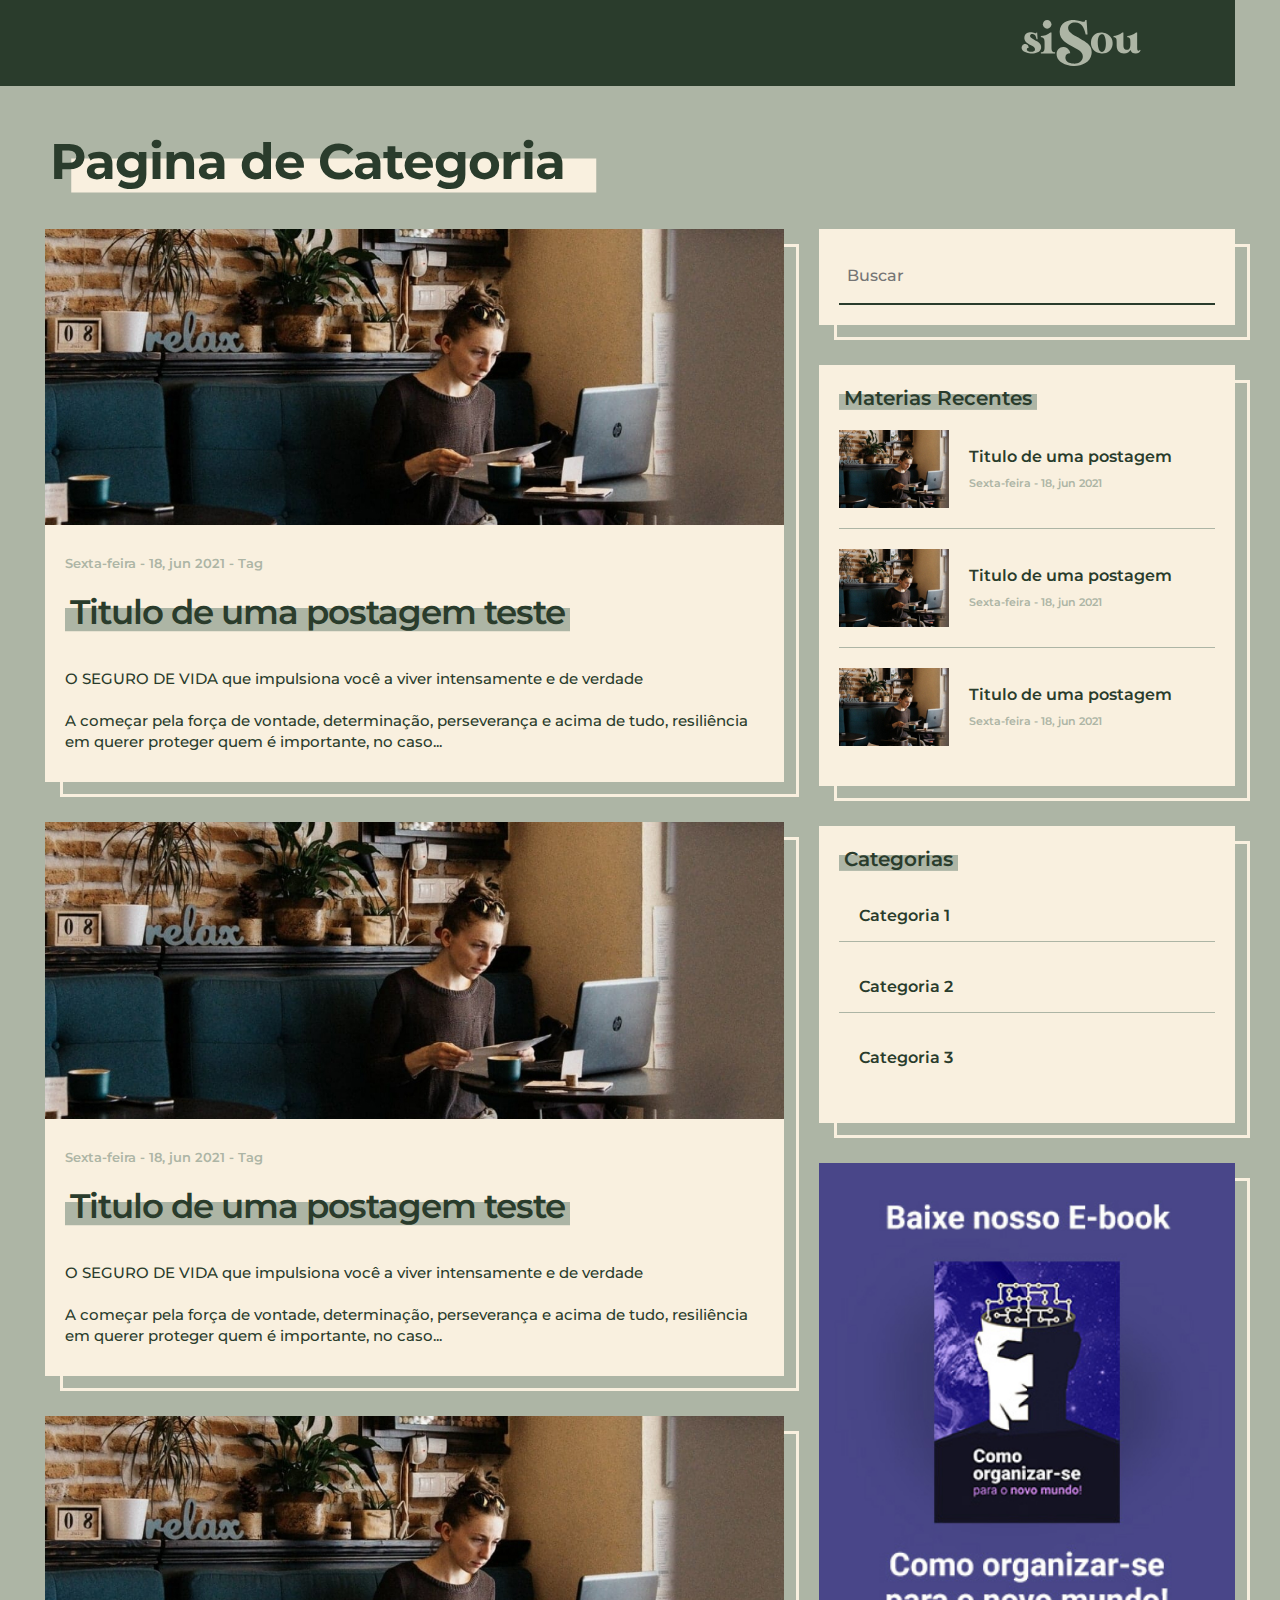
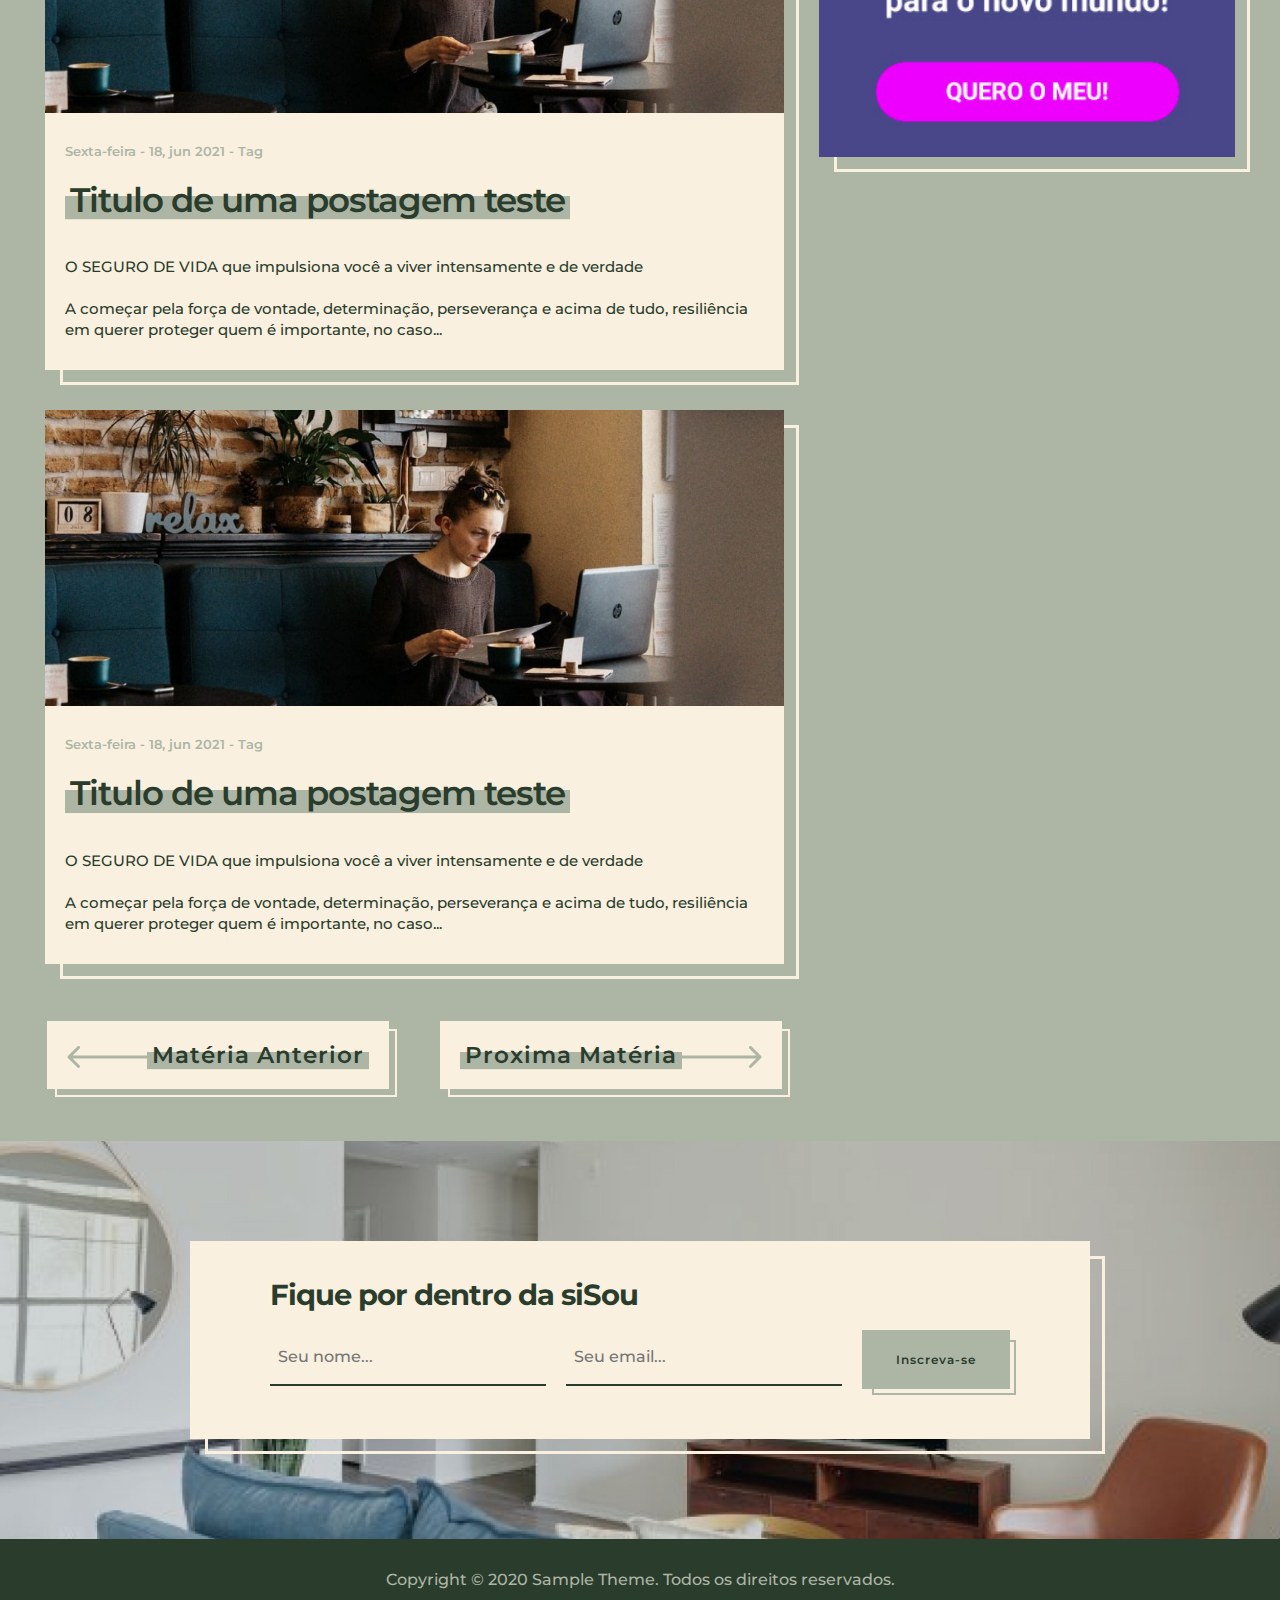
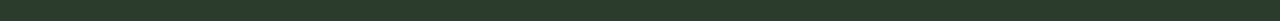
<file: HTML/loop.html>
<!doctype html>
<!--[if lt IE 7]>      <html class="no-js lt-ie9 lt-ie8 lt-ie7" lang=""> <![endif]-->
<!--[if IE 7]>         <html class="no-js lt-ie9 lt-ie8" lang=""> <![endif]-->
<!--[if IE 8]>         <html class="no-js lt-ie9" lang=""> <![endif]-->
<!--[if gt IE 8]><!-->
<html class="no-js" lang="pt-br">
<!--<![endif]-->

<head>
    <meta charset="utf-8">
    <meta http-equiv="X-UA-Compatible" content="IE=edge,chrome=1">

    <!-- Meta para HTML puro -->
    <title>Hub Template</title>
    <meta name="viewport" content="width=device-width, initial-scale=1, maximum-scale=5">
    <meta name="description" content="Isso é um template feito por FilipeRitto :)">
    <meta name="keywords" content="Sample, HTML5, CSS3">
    
    <!-- Meta para Publicação do Facebook -->
    <meta property="og:locale" content="pt-br">
    <meta property="og:url" content="https://filiperitto.com.br/_projetos/sample/">
    <meta property="og:title" content="sampleTemplate">
    <meta property="og:site_name" content="sampleTemplate">
    <meta property="og:description" content="Isso é um template feito por FilipeRitto :)">
    <meta property="og:image" content="https://filiperitto.com.br/_projetos/ola_podcast/assets/img/placeholder-facebook-meta.jpg">
    <meta property="og:type" content="website">

    <!-- Meta para Publicação do Twitter -->
    <meta name="twitter:site" content="@sampleTemplate">
    <meta name="twitter:title" content="sampleTemplate">
    <meta name="twitter:description" content="Isso é um template feito por FilipeRitto :)">
    <meta name="twitter:url" content="https://filiperitto.com.br/_projetos/sample/">
    <meta name="twitter:image" content="https://filiperitto.com.br/_projetos/ola_podcast/assets/img/placeholder-facebook-meta.jpg">
    <meta name="twitter:card" content="summary">


    <link rel="canonical" href="https://filiperitto.com.br/_projetos/sample/"/> <!-- Tag exclusiva da Home -->
    <link rel="icon" type="image/png" sizes="192x192" href="assets/img/favicon/android-icon-192x192.png">
    <link rel="icon" type="image/png" sizes="32x32" href="assets/img/favicon/favicon-32x32.png">
    <link rel="icon" type="image/png" sizes="16x16" href="assets/img/favicon/favicon-16x16.png">


    <link rel="stylesheet" href="assets/css/style.css">

    <!-- Script para gerar searchbox na pesquisa do google https://developers.google.com/search/docs/guides/sd-policies#nesting
    <script type="application/ld+json">
        {
          "@context": "https://schema.org",
          "@type": "WebSite",
          "url": "https://www.example.com/",
          "potentialAction": {
            "@type": "SearchAction",
            "target": "https://query.example.com/search?q={search_term_string}",
            "query-input": "required name=search_term_string"
          }
        }
    </script> -->

</head>

<body id="body">
    <!--[if lt IE 8]>
            <p class="browserupgrade">You are using an <strong>outdated</strong> browser. Please <a href="http://browsehappy.com/">upgrade your browser</a> to improve your experience.</p>
        <![endif]-->

    <div class="main int">
        <header id="header-main">
            <div class="wrap">
                <a href="javascript:(0)" class="logo">
                    <svg width="119" height="46" viewBox="0 0 119 46" fill="none" xmlns="http://www.w3.org/2000/svg">
                        <path d="M12.9596 19.8756C10.0597 18.1866 8.22308 17.3847 8.43252 15.6616C8.5614 14.4162 9.60859 13.8873 11.0747 14.1091C13.2496 14.3821 14.2162 15.7469 14.9412 19.3467H15.9562L15.5212 12.4542C15.5212 12.4542 15.054 12.4542 14.8123 12.4542C14.4418 14.1432 13.7974 12.8125 11.0747 12.4542C7.38533 12.0107 3.22878 12.9831 2.72935 17.2994C2.26214 21.5646 6.04814 23.5266 8.81917 25.0279C11.7513 26.6316 13.6524 27.3311 13.3463 29.6513C13.1852 31.0673 11.3808 31.9545 9.10917 31.8351C7.43366 31.6986 5.50038 31.1697 5.24261 29.9755C4.98484 28.6447 5.82259 27.7064 7.047 27.7917C6.99867 26.0174 6.1287 24.3625 3.98598 24.0554C1.42439 23.663 -0.508889 26.1368 0.119426 28.8495C0.796073 31.7839 5.48427 33.2511 8.98028 33.4217C13.2657 33.6947 18.5822 32.6198 19.42 28.2694C20.3866 23.2877 15.9079 21.5987 12.9596 19.8756Z" fill="#2A3C2C"/>
                        <path d="M25.5099 8.66678C27.8782 8.66678 29.8115 6.70481 29.8115 4.33339C29.8115 1.96197 27.8782 0 25.5099 0C23.1417 0 21.2084 1.96197 21.2084 4.33339C21.2084 6.70481 23.1417 8.66678 25.5099 8.66678Z" fill="#2A3C2C"/>
                        <path d="M29.8438 27.1438V12.5059C29.8438 12.5059 29.4572 12.5059 28.6839 12.5059C26.1062 14.9626 21.708 16.0545 19.2108 16.0545C19.2108 16.5492 19.2108 16.7369 19.2108 17.2828C22.4813 17.2828 22.9163 19.6542 22.9163 22.5204V27.1268C22.9163 29.993 22.4813 32.3644 19.2108 32.3644C19.2108 32.9103 19.2108 33.5928 19.2108 33.5928H33.4204C33.4204 33.5928 33.4204 33.3198 33.4204 32.3644C30.1016 32.3815 29.8438 30.01 29.8438 27.1438Z" fill="#2A3C2C"/>
                        <path d="M58.5852 18.7491C53.9937 16.0024 46.1478 12.9997 46.4539 7.81329C46.6311 3.97466 50.3204 2.06387 54.0581 2.4392C59.7935 3.01926 62.3873 6.60199 64.0145 14.3987H65.8833L64.9167 0.0166016C64.9167 0.0166016 64.2561 0.0166016 63.7084 0.0166016C62.8706 3.66757 60.6957 0.716085 54.042 0.136026C47.8877 -0.307549 38.5919 1.27908 38.0441 11.3278C37.6252 19.8239 45.2295 23.4749 51.2065 26.8017C57.7313 30.3162 61.9523 32.2952 61.0501 37.7375C60.454 41.1326 57.0708 43.9305 51.6254 43.6234C47.4044 43.3675 44.44 41.7638 43.8923 38.8294C43.1029 34.6155 45.89 33.0118 48.5483 33.1994C48.5483 30.7768 46.1961 27.3818 42.1523 26.9382C37.6897 26.4946 34.0648 30.3844 35.1442 35.9462C36.2881 41.9515 43.7795 45.4148 51.3837 45.9266C59.2296 46.4384 68.5899 42.924 69.8626 34.3596C71.2643 25.4027 64.385 22.0759 58.5852 18.7491Z" fill="#2A3C2C"/>
                        <path d="M81.7039 12.6416C75.4368 11.6009 70.3136 15.0301 69.3953 21.206C68.477 27.399 72.3758 32.3124 78.6428 33.3531C84.8615 34.3768 90.0008 30.9646 90.9191 24.7716C91.8213 18.5957 87.9226 13.6652 81.7039 12.6416ZM80.3022 31.8859C77.7568 31.92 76.2262 28.4567 76.1296 23.0997C76.0329 17.6915 77.4023 14.177 80.0122 14.1258C82.6061 14.0576 84.1366 17.5038 84.2332 22.9291C84.3138 28.3202 82.896 31.8177 80.3022 31.8859Z" fill="#2A3C2C"/>
                        <path d="M118.227 29.7541C117.808 30.5048 117.26 30.9142 116.551 30.6924C115.536 30.3854 115.504 28.867 115.504 26.7344V12.5059C115.504 12.5059 115.085 12.5059 114.376 12.5059C111.815 14.8602 108.045 15.9692 105.612 15.9692C105.612 16.4639 105.612 16.6345 105.612 17.1634C108.802 17.1634 108.721 19.4666 108.721 22.2816V24.5848C108.721 27.5192 107.884 29.8735 105.322 29.8735C102.47 29.8735 101.762 27.5192 101.762 24.8918V12.5059C101.762 12.5059 101.343 12.5059 100.634 12.5059C98.1206 14.8602 94.3346 15.9692 91.9019 15.9692C91.9019 16.4639 91.9019 16.6345 91.9019 17.1634C95.0918 17.1634 95.0112 19.4666 95.0112 22.2816V25.6084C95.0595 31.1701 98.0722 33.4733 102.277 33.4733C105.676 33.4733 107.69 31.8355 108.915 29.9247C109.462 32.4156 111.347 33.4733 114.167 33.4733C116.519 33.4733 117.985 32.4497 119 30.1806L118.227 29.7541Z" fill="#2A3C2C"/>
                    </svg>
                </a>
            </div>
            <div class="bg"></div>
        </header>

        <section class="moduleSingle">
            <div class="wrap">

                <div class="title-page">
                    
                    <div class="title-box">
                        <h1>Pagina de Categoria</h1>
                    </div>
                </div>

                <div class="loop-blog">
                    <div class="post-container">
                        <div class="content-inter container-style">
                            <a href="javascript:(0)" class="link-loop">
                                <div class="header-post">
                                    <div class="hero-thumb">
                                        <img alt="" src="./assets/img/hero-single.jpg">
                                    </div>
                                    <div class="info-header">
                                        <p>Sexta-feira - 18, jun 2021 - Tag</p>
                                    </div>
                                    <h1>
                                        <mark>Titulo de uma postagem teste</mark>
                                    </h1>
                                </div>

                                <div class="content-post-inner">
                                    <!-- wp:paragraph {"textColor":"black","fontSize":"medium"} -->
                                    <p class="has-black-color has-text-color has-medium-font-size">
                                        O SEGURO DE VIDA que impulsiona você a viver intensamente e de verdade<br>
                                        <br>
                                        A começar pela força de vontade, determinação, perseverança e acima de tudo, resiliência em querer proteger quem é importante, no caso...
                                    </p>
                                    

                                </div>
                            </a>
                        </div>
                        <div class="content-inter container-style">
                            <a href="javascript:(0)" class="link-loop">
                                <div class="header-post">
                                    <div class="hero-thumb">
                                        <img alt="" src="./assets/img/hero-single.jpg">
                                    </div>
                                    <div class="info-header">
                                        <p>Sexta-feira - 18, jun 2021 - Tag</p>
                                    </div>
                                    <h1>
                                        <mark>Titulo de uma postagem teste</mark>
                                    </h1>
                                </div>

                                <div class="content-post-inner">
                                    <!-- wp:paragraph {"textColor":"black","fontSize":"medium"} -->
                                    <p class="has-black-color has-text-color has-medium-font-size">
                                        O SEGURO DE VIDA que impulsiona você a viver intensamente e de verdade<br>
                                        <br>
                                        A começar pela força de vontade, determinação, perseverança e acima de tudo, resiliência em querer proteger quem é importante, no caso...
                                    </p>
                                    

                                </div>
                            </a>
                        </div>
                        <div class="content-inter container-style">
                            <a href="javascript:(0)" class="link-loop">
                                <div class="header-post">
                                    <div class="hero-thumb">
                                        <img alt="" src="./assets/img/hero-single.jpg">
                                    </div>
                                    <div class="info-header">
                                        <p>Sexta-feira - 18, jun 2021 - Tag</p>
                                    </div>
                                    <h1>
                                        <mark>Titulo de uma postagem teste</mark>
                                    </h1>
                                </div>

                                <div class="content-post-inner">
                                    <!-- wp:paragraph {"textColor":"black","fontSize":"medium"} -->
                                    <p class="has-black-color has-text-color has-medium-font-size">
                                        O SEGURO DE VIDA que impulsiona você a viver intensamente e de verdade<br>
                                        <br>
                                        A começar pela força de vontade, determinação, perseverança e acima de tudo, resiliência em querer proteger quem é importante, no caso...
                                    </p>

                                </div>
                            </a>
                        </div>
                        <div class="content-inter container-style">
                            <a href="javascript:(0)" class="link-loop">
                                <div class="header-post">
                                    <div class="hero-thumb">
                                        <img alt="" src="./assets/img/hero-single.jpg">
                                    </div>
                                    <div class="info-header">
                                        <p>Sexta-feira - 18, jun 2021 - Tag</p>
                                    </div>
                                    <h1>
                                        <mark>Titulo de uma postagem teste</mark>
                                    </h1>
                                </div>

                                <div class="content-post-inner">
                                    <!-- wp:paragraph {"textColor":"black","fontSize":"medium"} -->
                                    <p class="has-black-color has-text-color has-medium-font-size">
                                        O SEGURO DE VIDA que impulsiona você a viver intensamente e de verdade<br>
                                        <br>
                                        A começar pela força de vontade, determinação, perseverança e acima de tudo, resiliência em querer proteger quem é importante, no caso...
                                    </p>
                                    

                                </div>
                            </a>
                        </div>

                        <div class="btn-box-singlepost">
                            <a href="javascript:(0)" class="btn light-color">
                                <svg width="80" height="24" viewBox="0 0 80 24" fill="none" xmlns="http://www.w3.org/2000/svg">
                                    <path d="M0.939339 10.9393C0.353554 11.5251 0.353554 12.4749 0.939339 13.0607L10.4853 22.6066C11.0711 23.1924 12.0208 23.1924 12.6066 22.6066C13.1924 22.0208 13.1924 21.0711 12.6066 20.4853L4.12132 12L12.6066 3.51472C13.1924 2.92894 13.1924 1.97919 12.6066 1.3934C12.0208 0.807617 11.0711 0.807617 10.4853 1.3934L0.939339 10.9393ZM80 10.5L2 10.5L2 13.5L80 13.5L80 10.5Z" fill="#ADB5A5"/>
                                </svg>
                                    
                                <mark>Matéria Anterior</mark>
                            </a>
                            <a href="javascript:(0)" class="btn light-color">
                                <mark>Proxima Matéria</mark>
                                <svg width="80" height="24" viewBox="0 0 80 24" fill="none" xmlns="http://www.w3.org/2000/svg">
                                    <path d="M79.0607 13.0607C79.6464 12.4749 79.6464 11.5251 79.0607 10.9393L69.5147 1.3934C68.9289 0.807611 67.9792 0.807611 67.3934 1.3934C66.8076 1.97919 66.8076 2.92893 67.3934 3.51472L75.8787 12L67.3934 20.4853C66.8076 21.0711 66.8076 22.0208 67.3934 22.6066C67.9792 23.1924 68.9289 23.1924 69.5147 22.6066L79.0607 13.0607ZM0 13.5H78V10.5H0V13.5Z" fill="#ADB5A5"/>
                                </svg>
                                    
                            </a>
                        </div>
                    </div>

                    <div class="sidebar-container">

                        <div class="seach-form container-style">
                            <form role="search" method="get" id="searchform" >
                                <input type="text" name="s" id="search" placeholder="Buscar" value="" />
                            </form>
                        </div>

                        <div id="post-recent" class="widget-box container-style">

                            <div class="title-widget">
                                <h4><mark>Materias Recentes</mark></h4>
                            </div>

                            <a href="#">
                                <div class="blog-container">
                                    <div class="img-wrap">
                                        <img alt="" src="assets/img/thumb-sidebar.jpg">
                                    </div>
                                    <div class="text">
                                    <h3>Titulo de uma postagem</h3>
                                    <p class="date">Sexta-feira - 18, jun 2021</p>
                                    </div>
                                </div>
                            </a>

                            <a href="#">
                                <div class="blog-container">
                                    <div class="img-wrap">
                                        <img alt="" src="assets/img/thumb-sidebar.jpg">
                                    </div>
                                    <div class="text">
                                    <h3>Titulo de uma postagem</h3>
                                    <p class="date">Sexta-feira - 18, jun 2021</p>
                                    </div>
                                </div>
                            </a>

                            <a href="#">
                                <div class="blog-container">
                                    <div class="img-wrap">
                                        <img alt="" src="assets/img/thumb-sidebar.jpg">
                                    </div>
                                    <div class="text">
                                    <h3>Titulo de uma postagem</h3>
                                    <p class="date">Sexta-feira - 18, jun 2021</p>
                                    </div>
                                </div>
                            </a>
                      
                        </div>

                        <div id="cats" class="widget-box container-style">
  
                              <div class="title-widget">
                                  <h4><mark>Categorias</mark></h4>
                              </div>

                              <div class="body-widget">
                                <ul>
                                    <li class="cat-item cat-item-25"><a href="#">Categoria 1</a></li>
                                    <li class="cat-item cat-item-1"><a href="#">Categoria 2</a></li>
                                    <li class="cat-item cat-item-1"><a href="#">Categoria 3</a></li>
                                </ul>
                              </div>
                        
                        </div>

                        <div id="banner" class="widget-box side-banner container-style">
                            <a href="javascript:(0)">
                                <img alt="" src="./assets/img/sidebar-banner.jpg">
                            </a>
                        
                        </div>

                    </div>


                </div>

            </div>
        </section>
        
        <section class="moduleBanners" style="background: url(./assets/img/bg-footer.jpg) no-repeat;">
            <div class="wrap grid">

                <div class="cont-form container-style">
                    <div class="wrap-form">
                        <h1>
                            Fique por dentro da siSou
                        </h1>
                        <form>
                            <div class="input-box">
                                <input type="text" placeholder="Seu nome..." value="">
                            </div>
                            <div class="input-box">
                                <input type="email" placeholder="Seu email..." value="">
                            </div>
                            <div class="button-box">
                                <button class="btn">Inscreva-se</button>
                            </div>
                        </form>
                    </div>
                </div>

            </div>
        </section>



        <footer>
            <div class="copy-box">
                <div class="wrap">
                    <p>Copyright © 2020 Sample Theme. Todos os direitos reservados.</p>
                </div>
            </div>

        </footer>
    </div>

</body>

</html>
</file>
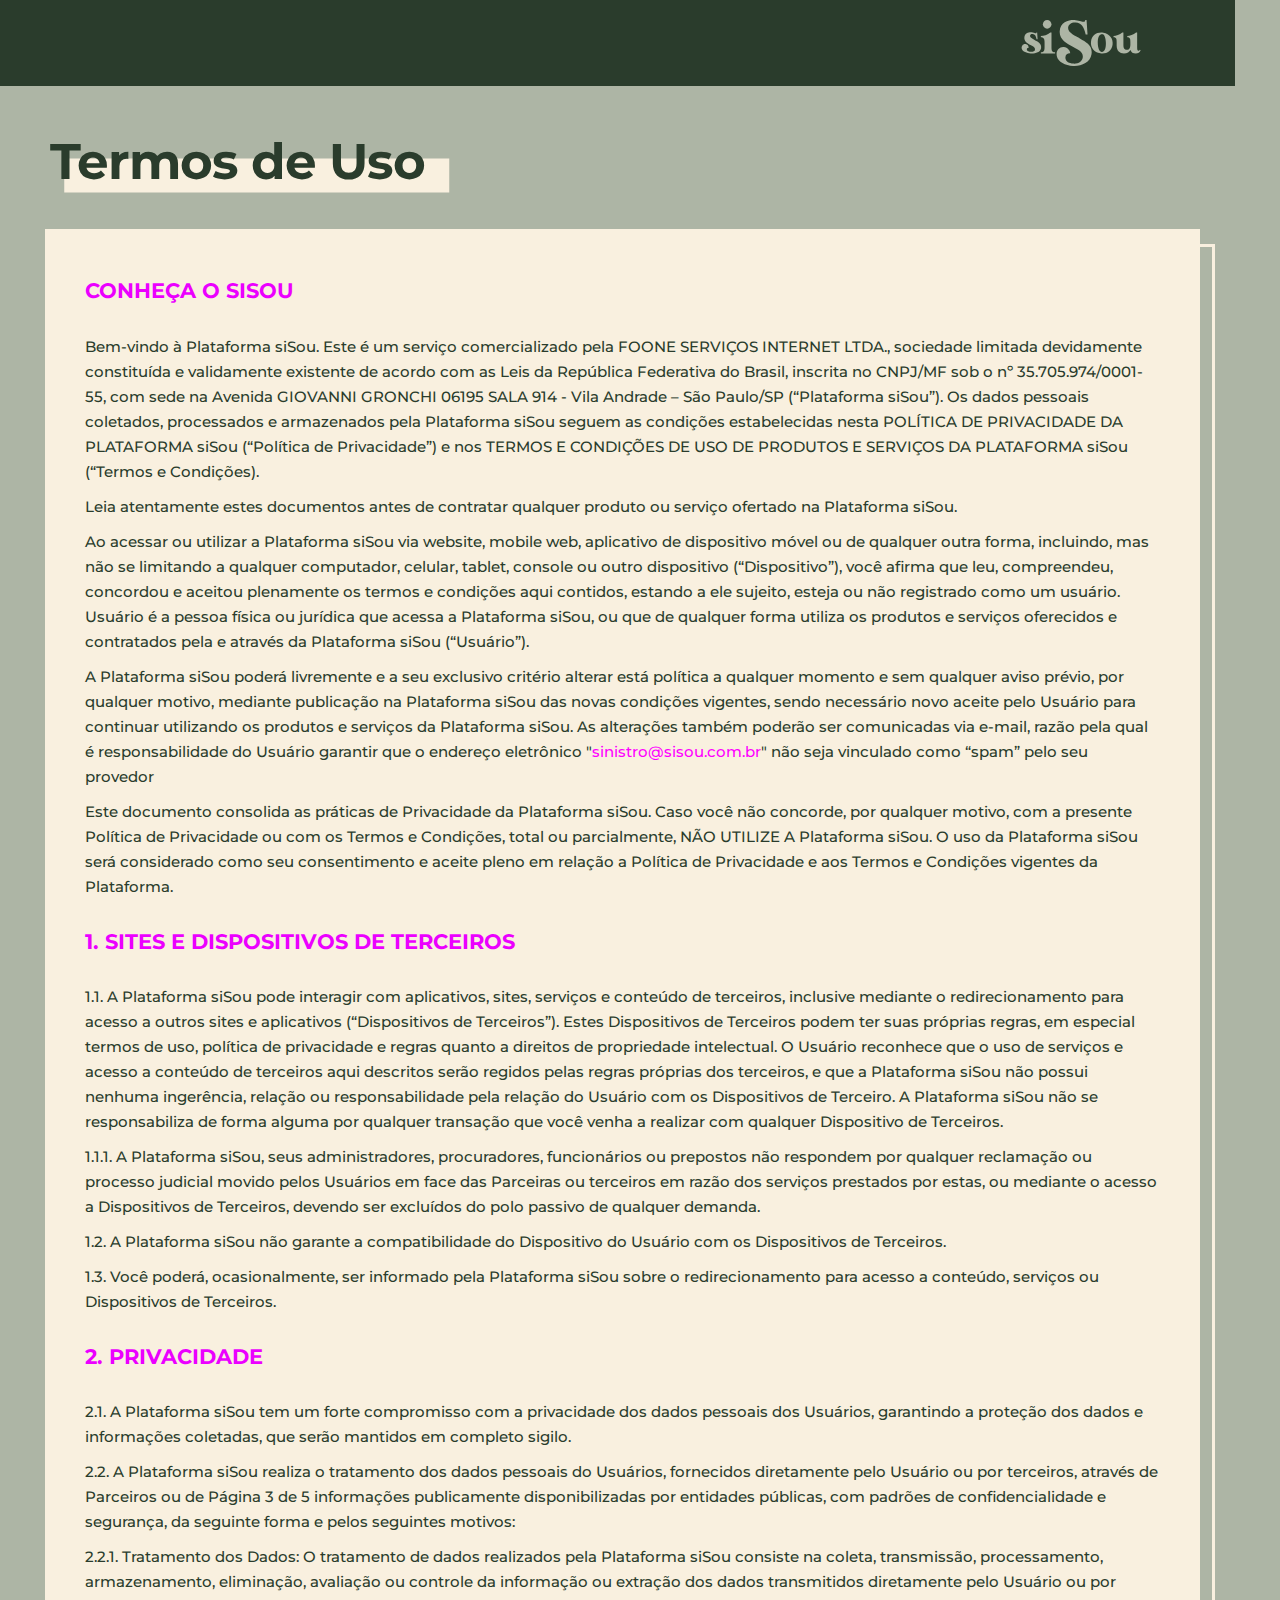
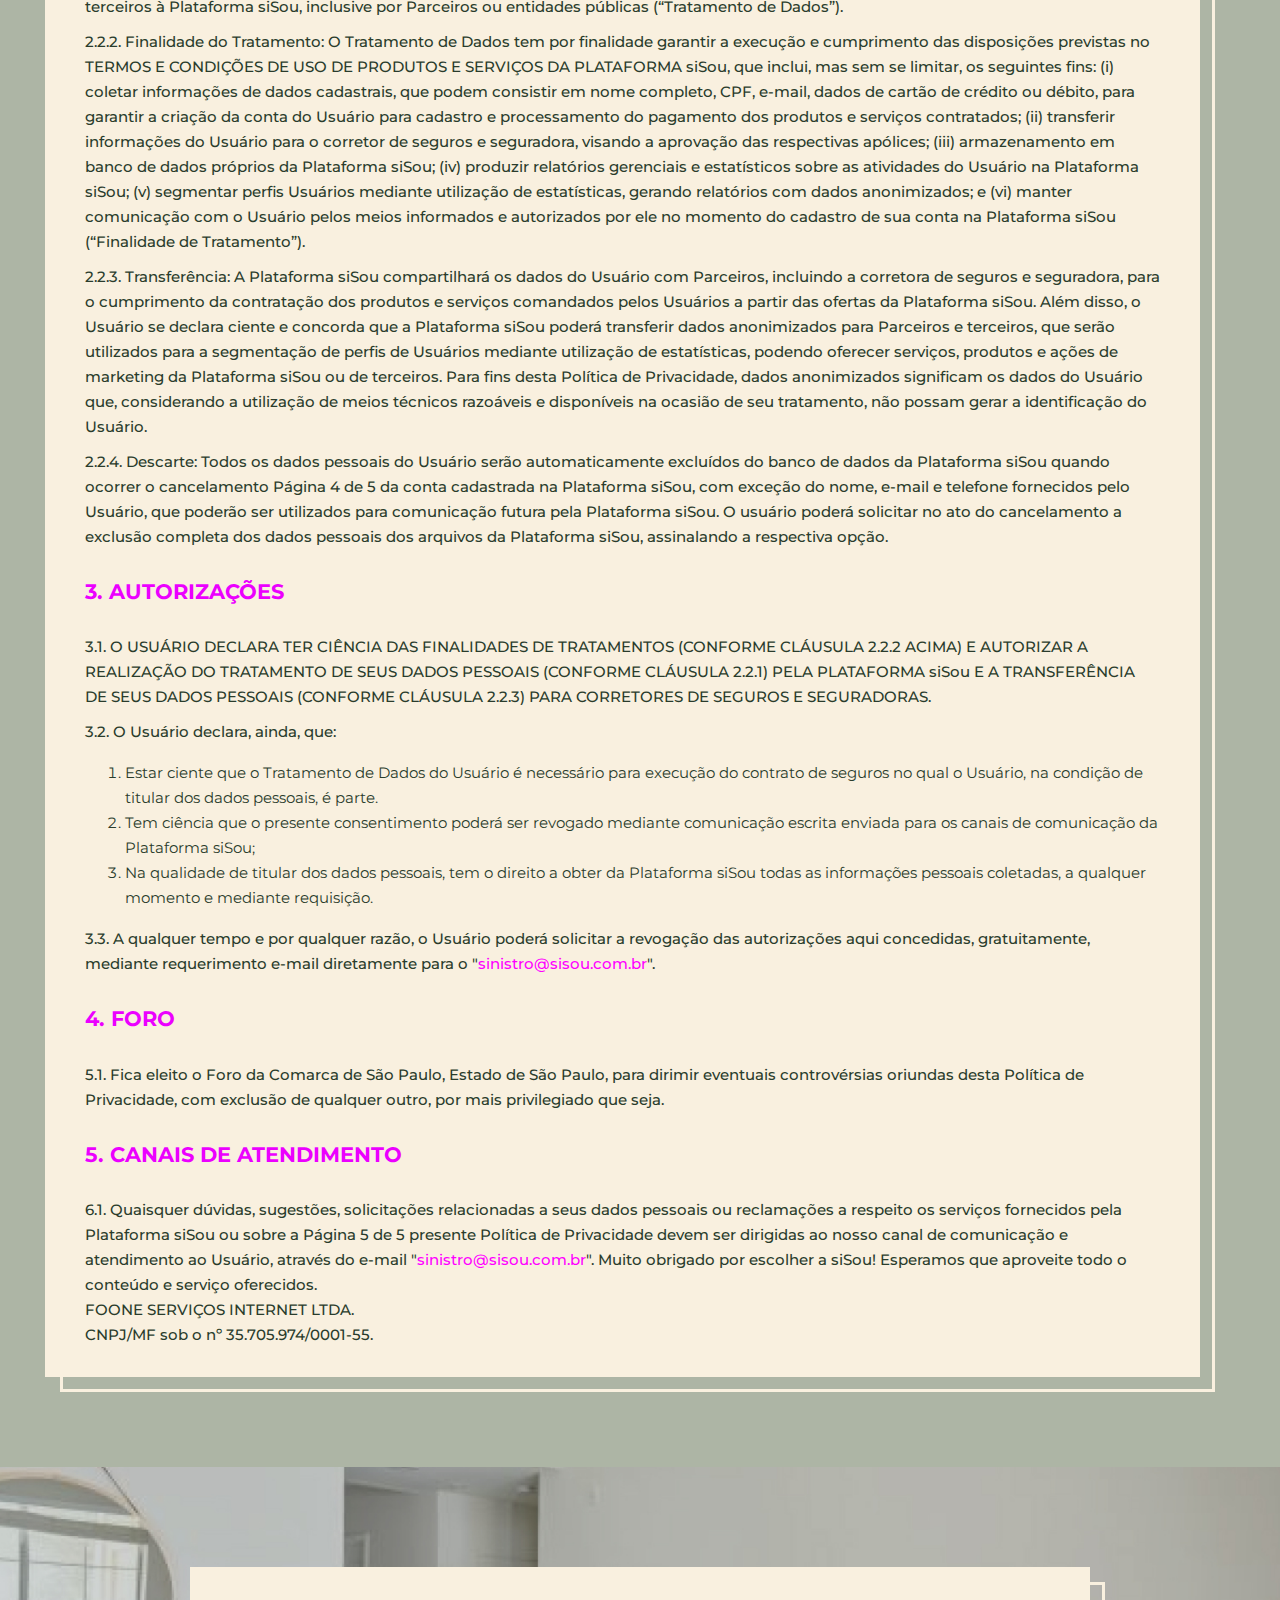
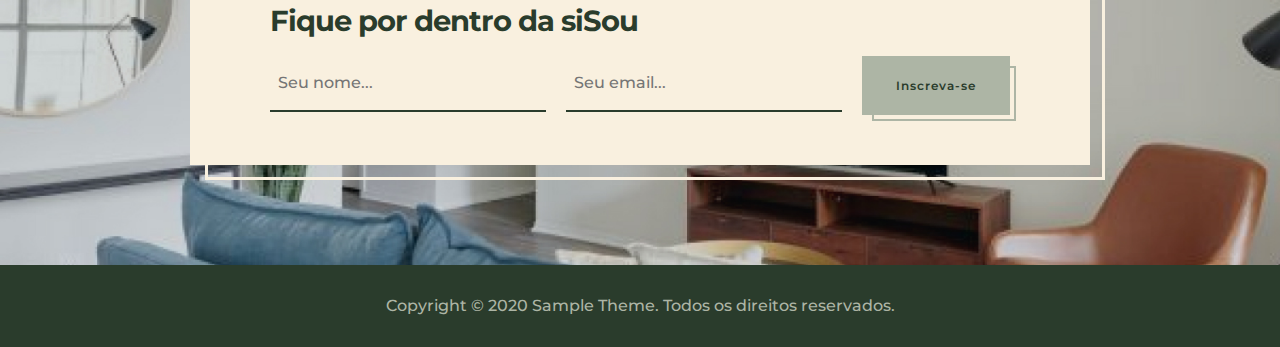
<file: HTML/page.html>
<!doctype html>
<!--[if lt IE 7]>      <html class="no-js lt-ie9 lt-ie8 lt-ie7" lang=""> <![endif]-->
<!--[if IE 7]>         <html class="no-js lt-ie9 lt-ie8" lang=""> <![endif]-->
<!--[if IE 8]>         <html class="no-js lt-ie9" lang=""> <![endif]-->
<!--[if gt IE 8]><!-->
<html class="no-js" lang="pt-br">
<!--<![endif]-->

<head>
    <meta charset="utf-8">
    <meta http-equiv="X-UA-Compatible" content="IE=edge,chrome=1">

    <!-- Meta para HTML puro -->
    <title>Hub Template</title>
    <meta name="viewport" content="width=device-width, initial-scale=1, maximum-scale=5">
    <meta name="description" content="Isso é um template feito por FilipeRitto :)">
    <meta name="keywords" content="Sample, HTML5, CSS3">
    
    <!-- Meta para Publicação do Facebook -->
    <meta property="og:locale" content="pt-br">
    <meta property="og:url" content="https://filiperitto.com.br/_projetos/sample/">
    <meta property="og:title" content="sampleTemplate">
    <meta property="og:site_name" content="sampleTemplate">
    <meta property="og:description" content="Isso é um template feito por FilipeRitto :)">
    <meta property="og:image" content="https://filiperitto.com.br/_projetos/ola_podcast/assets/img/placeholder-facebook-meta.jpg">
    <meta property="og:type" content="website">

    <!-- Meta para Publicação do Twitter -->
    <meta name="twitter:site" content="@sampleTemplate">
    <meta name="twitter:title" content="sampleTemplate">
    <meta name="twitter:description" content="Isso é um template feito por FilipeRitto :)">
    <meta name="twitter:url" content="https://filiperitto.com.br/_projetos/sample/">
    <meta name="twitter:image" content="https://filiperitto.com.br/_projetos/ola_podcast/assets/img/placeholder-facebook-meta.jpg">
    <meta name="twitter:card" content="summary">


    <link rel="canonical" href="https://filiperitto.com.br/_projetos/sample/"/> <!-- Tag exclusiva da Home -->
    <link rel="icon" type="image/png" sizes="192x192" href="assets/img/favicon/android-icon-192x192.png">
    <link rel="icon" type="image/png" sizes="32x32" href="assets/img/favicon/favicon-32x32.png">
    <link rel="icon" type="image/png" sizes="16x16" href="assets/img/favicon/favicon-16x16.png">


    <link rel="stylesheet" href="assets/css/style.css">

    <!-- Script para gerar searchbox na pesquisa do google https://developers.google.com/search/docs/guides/sd-policies#nesting
    <script type="application/ld+json">
        {
          "@context": "https://schema.org",
          "@type": "WebSite",
          "url": "https://www.example.com/",
          "potentialAction": {
            "@type": "SearchAction",
            "target": "https://query.example.com/search?q={search_term_string}",
            "query-input": "required name=search_term_string"
          }
        }
    </script> -->

</head>

<body id="body">
    <!--[if lt IE 8]>
            <p class="browserupgrade">You are using an <strong>outdated</strong> browser. Please <a href="http://browsehappy.com/">upgrade your browser</a> to improve your experience.</p>
        <![endif]-->

    <div class="main int page">
        <header id="header-main">
            <div class="wrap">
                <a href="javascript:(0)" class="logo">
                    <svg width="119" height="46" viewBox="0 0 119 46" fill="none" xmlns="http://www.w3.org/2000/svg">
                        <path d="M12.9596 19.8756C10.0597 18.1866 8.22308 17.3847 8.43252 15.6616C8.5614 14.4162 9.60859 13.8873 11.0747 14.1091C13.2496 14.3821 14.2162 15.7469 14.9412 19.3467H15.9562L15.5212 12.4542C15.5212 12.4542 15.054 12.4542 14.8123 12.4542C14.4418 14.1432 13.7974 12.8125 11.0747 12.4542C7.38533 12.0107 3.22878 12.9831 2.72935 17.2994C2.26214 21.5646 6.04814 23.5266 8.81917 25.0279C11.7513 26.6316 13.6524 27.3311 13.3463 29.6513C13.1852 31.0673 11.3808 31.9545 9.10917 31.8351C7.43366 31.6986 5.50038 31.1697 5.24261 29.9755C4.98484 28.6447 5.82259 27.7064 7.047 27.7917C6.99867 26.0174 6.1287 24.3625 3.98598 24.0554C1.42439 23.663 -0.508889 26.1368 0.119426 28.8495C0.796073 31.7839 5.48427 33.2511 8.98028 33.4217C13.2657 33.6947 18.5822 32.6198 19.42 28.2694C20.3866 23.2877 15.9079 21.5987 12.9596 19.8756Z" fill="#2A3C2C"/>
                        <path d="M25.5099 8.66678C27.8782 8.66678 29.8115 6.70481 29.8115 4.33339C29.8115 1.96197 27.8782 0 25.5099 0C23.1417 0 21.2084 1.96197 21.2084 4.33339C21.2084 6.70481 23.1417 8.66678 25.5099 8.66678Z" fill="#2A3C2C"/>
                        <path d="M29.8438 27.1438V12.5059C29.8438 12.5059 29.4572 12.5059 28.6839 12.5059C26.1062 14.9626 21.708 16.0545 19.2108 16.0545C19.2108 16.5492 19.2108 16.7369 19.2108 17.2828C22.4813 17.2828 22.9163 19.6542 22.9163 22.5204V27.1268C22.9163 29.993 22.4813 32.3644 19.2108 32.3644C19.2108 32.9103 19.2108 33.5928 19.2108 33.5928H33.4204C33.4204 33.5928 33.4204 33.3198 33.4204 32.3644C30.1016 32.3815 29.8438 30.01 29.8438 27.1438Z" fill="#2A3C2C"/>
                        <path d="M58.5852 18.7491C53.9937 16.0024 46.1478 12.9997 46.4539 7.81329C46.6311 3.97466 50.3204 2.06387 54.0581 2.4392C59.7935 3.01926 62.3873 6.60199 64.0145 14.3987H65.8833L64.9167 0.0166016C64.9167 0.0166016 64.2561 0.0166016 63.7084 0.0166016C62.8706 3.66757 60.6957 0.716085 54.042 0.136026C47.8877 -0.307549 38.5919 1.27908 38.0441 11.3278C37.6252 19.8239 45.2295 23.4749 51.2065 26.8017C57.7313 30.3162 61.9523 32.2952 61.0501 37.7375C60.454 41.1326 57.0708 43.9305 51.6254 43.6234C47.4044 43.3675 44.44 41.7638 43.8923 38.8294C43.1029 34.6155 45.89 33.0118 48.5483 33.1994C48.5483 30.7768 46.1961 27.3818 42.1523 26.9382C37.6897 26.4946 34.0648 30.3844 35.1442 35.9462C36.2881 41.9515 43.7795 45.4148 51.3837 45.9266C59.2296 46.4384 68.5899 42.924 69.8626 34.3596C71.2643 25.4027 64.385 22.0759 58.5852 18.7491Z" fill="#2A3C2C"/>
                        <path d="M81.7039 12.6416C75.4368 11.6009 70.3136 15.0301 69.3953 21.206C68.477 27.399 72.3758 32.3124 78.6428 33.3531C84.8615 34.3768 90.0008 30.9646 90.9191 24.7716C91.8213 18.5957 87.9226 13.6652 81.7039 12.6416ZM80.3022 31.8859C77.7568 31.92 76.2262 28.4567 76.1296 23.0997C76.0329 17.6915 77.4023 14.177 80.0122 14.1258C82.6061 14.0576 84.1366 17.5038 84.2332 22.9291C84.3138 28.3202 82.896 31.8177 80.3022 31.8859Z" fill="#2A3C2C"/>
                        <path d="M118.227 29.7541C117.808 30.5048 117.26 30.9142 116.551 30.6924C115.536 30.3854 115.504 28.867 115.504 26.7344V12.5059C115.504 12.5059 115.085 12.5059 114.376 12.5059C111.815 14.8602 108.045 15.9692 105.612 15.9692C105.612 16.4639 105.612 16.6345 105.612 17.1634C108.802 17.1634 108.721 19.4666 108.721 22.2816V24.5848C108.721 27.5192 107.884 29.8735 105.322 29.8735C102.47 29.8735 101.762 27.5192 101.762 24.8918V12.5059C101.762 12.5059 101.343 12.5059 100.634 12.5059C98.1206 14.8602 94.3346 15.9692 91.9019 15.9692C91.9019 16.4639 91.9019 16.6345 91.9019 17.1634C95.0918 17.1634 95.0112 19.4666 95.0112 22.2816V25.6084C95.0595 31.1701 98.0722 33.4733 102.277 33.4733C105.676 33.4733 107.69 31.8355 108.915 29.9247C109.462 32.4156 111.347 33.4733 114.167 33.4733C116.519 33.4733 117.985 32.4497 119 30.1806L118.227 29.7541Z" fill="#2A3C2C"/>
                    </svg>
                </a>
            </div>
            <div class="bg"></div>
        </header>

        <section class="moduleSingle">
            <div class="wrap">

                <div class="title-page">
                    
                    <div class="title-box">
                        <h1>Termos de Uso</h1>
                    </div>
                </div>

                <div class="loop-blog">
                    <div class="post-container">
                        <div class="content-inter container-style">
                            <div class="content-post-inner">
                                
                                <!-- wp:heading {"level":4} -->
                                <h4 id="Conheça_o_siSou"><span class="has-inline-color" style="color: #eb00ff;">CONHEÇA O SISOU</span></h4>
                                <!-- /wp:heading -->

                                <!-- wp:paragraph -->
                                <p>Bem-vindo à Plataforma siSou. Este é um serviço comercializado pela FOONE SERVIÇOS INTERNET LTDA., sociedade limitada devidamente constituída e validamente existente de acordo com as Leis da República Federativa do Brasil, inscrita no CNPJ/MF sob o nº 35.705.974/0001-55, com sede na Avenida GIOVANNI GRONCHI 06195 SALA 914 - Vila Andrade – São Paulo/SP (“Plataforma siSou”). Os dados pessoais coletados, processados e armazenados pela Plataforma siSou seguem as condições estabelecidas nesta POLÍTICA DE PRIVACIDADE DA PLATAFORMA siSou (“Política de Privacidade”) e nos TERMOS E CONDIÇÕES DE USO DE PRODUTOS E SERVIÇOS DA PLATAFORMA siSou (“Termos e Condições).</p>
                                <!-- /wp:paragraph -->

                                <!-- wp:paragraph -->
                                <p>Leia atentamente estes documentos antes de contratar qualquer produto ou serviço ofertado na Plataforma siSou.</p>
                                <!-- /wp:paragraph -->

                                <!-- wp:paragraph -->
                                <p>Ao acessar ou utilizar a Plataforma siSou via website, mobile web, aplicativo de dispositivo móvel ou de qualquer outra forma, incluindo, mas não se limitando a qualquer computador, celular, tablet, console ou outro dispositivo (“Dispositivo”), você afirma que leu, compreendeu, concordou e aceitou plenamente os termos e condições aqui contidos, estando a ele sujeito, esteja ou não registrado como um usuário. Usuário é a pessoa física ou jurídica que acessa a Plataforma siSou, ou que de qualquer forma utiliza os produtos e serviços oferecidos e contratados pela e através da Plataforma siSou (“Usuário”).</p>
                                <!-- /wp:paragraph -->

                                <!-- wp:paragraph -->
                                <p>A Plataforma siSou poderá livremente e a seu exclusivo critério alterar está política a qualquer momento e sem qualquer aviso prévio, por qualquer motivo, mediante publicação na Plataforma siSou das novas condições vigentes, sendo necessário novo aceite pelo Usuário para continuar utilizando os produtos e serviços da Plataforma siSou. As alterações também poderão ser comunicadas via e-mail, razão pela qual é responsabilidade do Usuário garantir que o endereço eletrônico "<span style="color: #ff00ff;"><a style="color: #ff00ff;" href="mailto:sinistro@siSou.com.br">sinistro@sisou.com.br</a></span>" não seja vinculado como “spam” pelo seu provedor</p>
                                <!-- /wp:paragraph -->

                                <!-- wp:paragraph -->
                                <p>Este documento consolida as práticas de Privacidade da Plataforma siSou. Caso você não concorde, por qualquer motivo, com a presente Política de Privacidade ou com os Termos e Condições, total ou parcialmente, NÃO UTILIZE A Plataforma siSou. O uso da Plataforma siSou será considerado como seu consentimento e aceite pleno em relação a Política de Privacidade e aos Termos e Condições vigentes da Plataforma.</p>
                                <!-- /wp:paragraph -->

                                <!-- wp:heading {"level":4} -->
                                <h4 id="Sites_e_dispositivos_de_terceiros"><span class="has-inline-color" style="color: #eb00ff;">1. SITES E DISPOSITIVOS DE TERCEIROS</span></h4>
                                <!-- /wp:heading -->

                                <!-- wp:paragraph -->
                                <p>1.1. A Plataforma siSou pode interagir com aplicativos, sites, serviços e conteúdo de terceiros, inclusive mediante o redirecionamento para acesso a outros sites e aplicativos (“Dispositivos de Terceiros”). Estes Dispositivos de Terceiros podem ter suas próprias regras, em especial termos de uso, política de privacidade e regras quanto a direitos de propriedade intelectual. O Usuário reconhece que o uso de serviços e acesso a conteúdo de terceiros aqui descritos serão regidos pelas regras próprias dos terceiros, e que a Plataforma siSou não possui nenhuma ingerência, relação ou responsabilidade pela relação do Usuário com os Dispositivos de Terceiro. A Plataforma siSou não se responsabiliza de forma alguma por qualquer transação que você venha a realizar com qualquer Dispositivo de Terceiros.</p>
                                <!-- /wp:paragraph -->

                                <!-- wp:paragraph -->
                                <p>1.1.1. A Plataforma siSou, seus administradores, procuradores, funcionários ou prepostos não respondem por qualquer reclamação ou processo judicial movido pelos Usuários em face das Parceiras ou terceiros em razão dos serviços prestados por estas, ou mediante o acesso a Dispositivos de Terceiros, devendo ser excluídos do polo passivo de qualquer demanda.</p>
                                <!-- /wp:paragraph -->

                                <!-- wp:paragraph -->
                                <p>1.2. A Plataforma siSou não garante a compatibilidade do Dispositivo do Usuário com os Dispositivos de Terceiros.</p>
                                <!-- /wp:paragraph -->

                                <!-- wp:paragraph -->
                                <p>1.3. Você poderá, ocasionalmente, ser informado pela Plataforma siSou sobre o redirecionamento para acesso a conteúdo, serviços ou Dispositivos de Terceiros.</p>
                                <!-- /wp:paragraph -->

                                <!-- wp:heading {"level":4} -->
                                <h4 id="Privacidade"><span class="has-inline-color" style="color: #eb00ff;">2. PRIVACIDADE</span></h4>
                                <!-- /wp:heading -->

                                <!-- wp:paragraph -->
                                <p>2.1. A Plataforma siSou tem um forte compromisso com a privacidade dos dados pessoais dos Usuários, garantindo a proteção dos dados e informações coletadas, que serão mantidos em completo sigilo.</p>
                                <!-- /wp:paragraph -->

                                <!-- wp:paragraph -->
                                <p>2.2. A Plataforma siSou realiza o tratamento dos dados pessoais do Usuários, fornecidos diretamente pelo Usuário ou por terceiros, através de Parceiros ou de Página 3 de 5 informações publicamente disponibilizadas por entidades públicas, com padrões de confidencialidade e segurança, da seguinte forma e pelos seguintes motivos:</p>
                                <!-- /wp:paragraph -->

                                <!-- wp:paragraph -->
                                <p>2.2.1. Tratamento dos Dados: O tratamento de dados realizados pela Plataforma siSou consiste na coleta, transmissão, processamento, armazenamento, eliminação, avaliação ou controle da informação ou extração dos dados transmitidos diretamente pelo Usuário ou por terceiros à Plataforma siSou, inclusive por Parceiros ou entidades públicas (“Tratamento de Dados”).</p>
                                <!-- /wp:paragraph -->

                                <!-- wp:paragraph -->
                                <p>2.2.2. Finalidade do Tratamento: O Tratamento de Dados tem por finalidade garantir a execução e cumprimento das disposições previstas no TERMOS E CONDIÇÕES DE USO DE PRODUTOS E SERVIÇOS DA PLATAFORMA siSou, que inclui, mas sem se limitar, os seguintes fins: (i) coletar informações de dados cadastrais, que podem consistir em nome completo, CPF, e-mail, dados de cartão de crédito ou débito, para garantir a criação da conta do Usuário para cadastro e processamento do pagamento dos produtos e serviços contratados; (ii) transferir informações do Usuário para o corretor de seguros e seguradora, visando a aprovação das respectivas apólices; (iii) armazenamento em banco de dados próprios da Plataforma siSou; (iv) produzir relatórios gerenciais e estatísticos sobre as atividades do Usuário na Plataforma siSou; (v) segmentar perfis Usuários mediante utilização de estatísticas, gerando relatórios com dados anonimizados; e (vi) manter comunicação com o Usuário pelos meios informados e autorizados por ele no momento do cadastro de sua conta na Plataforma siSou (“Finalidade de Tratamento”).</p>
                                <!-- /wp:paragraph -->

                                <!-- wp:paragraph -->
                                <p>2.2.3. Transferência: A Plataforma siSou compartilhará os dados do Usuário com Parceiros, incluindo a corretora de seguros e seguradora, para o cumprimento da contratação dos produtos e serviços comandados pelos Usuários a partir das ofertas da Plataforma siSou. Além disso, o Usuário se declara ciente e concorda que a Plataforma siSou poderá transferir dados anonimizados para Parceiros e terceiros, que serão utilizados para a segmentação de perfis de Usuários mediante utilização de estatísticas, podendo oferecer serviços, produtos e ações de marketing da Plataforma siSou ou de terceiros. Para fins desta Política de Privacidade, dados anonimizados significam os dados do Usuário que, considerando a utilização de meios técnicos razoáveis e disponíveis na ocasião de seu tratamento, não possam gerar a identificação do Usuário.</p>
                                <!-- /wp:paragraph -->

                                <!-- wp:paragraph -->
                                <p>2.2.4. Descarte: Todos os dados pessoais do Usuário serão automaticamente excluídos do banco de dados da Plataforma siSou quando ocorrer o cancelamento Página 4 de 5 da conta cadastrada na Plataforma siSou, com exceção do nome, e-mail e telefone fornecidos pelo Usuário, que poderão ser utilizados para comunicação futura pela Plataforma siSou. O usuário poderá solicitar no ato do cancelamento a exclusão completa dos dados pessoais dos arquivos da Plataforma siSou, assinalando a respectiva opção.</p>
                                <!-- /wp:paragraph -->

                                <!-- wp:heading {"level":4} -->
                                <h4 id="Autorizacoes"><span class="has-inline-color" style="color: #eb00ff;">3. AUTORIZAÇÕES</span></h4>
                                <!-- /wp:heading -->

                                <!-- wp:paragraph -->
                                <p>3.1. O USUÁRIO DECLARA TER CIÊNCIA DAS FINALIDADES DE TRATAMENTOS (CONFORME CLÁUSULA 2.2.2 ACIMA) E AUTORIZAR A REALIZAÇÃO DO TRATAMENTO DE SEUS DADOS PESSOAIS (CONFORME CLÁUSULA 2.2.1) PELA PLATAFORMA siSou E A TRANSFERÊNCIA DE SEUS DADOS PESSOAIS (CONFORME CLÁUSULA 2.2.3) PARA CORRETORES DE SEGUROS E SEGURADORAS.</p>
                                <!-- /wp:paragraph -->

                                <!-- wp:paragraph -->
                                <p>3.2. O Usuário declara, ainda, que:</p>
                                <!-- /wp:paragraph -->

                                <!-- wp:list {"ordered":true} -->
                                <ol>
                                <li>Estar ciente que o Tratamento de Dados do Usuário é necessário para execução do contrato de seguros no qual o Usuário, na condição de titular dos dados pessoais, é parte.</li>
                                <li>Tem ciência que o presente consentimento poderá ser revogado mediante comunicação escrita enviada para os canais de comunicação da Plataforma siSou;</li>
                                <li>Na qualidade de titular dos dados pessoais, tem o direito a obter da Plataforma siSou todas as informações pessoais coletadas, a qualquer momento e mediante requisição.</li>
                                </ol>
                                <!-- /wp:list -->

                                <!-- wp:paragraph -->
                                <p>3.3. A qualquer tempo e por qualquer razão, o Usuário poderá solicitar a revogação das autorizações aqui concedidas, gratuitamente, mediante requerimento e-mail diretamente para o "<span style="color: #ff00ff;"><a style="color: #ff00ff;" href="mailto:sinistro@siSou.com.br">sinistro@sisou.com.br</a></span>".</p>
                                <!-- /wp:paragraph -->

                                <!-- wp:heading {"level":4} -->
                                <h4 id="Foro"><span class="has-inline-color" style="color: #eb00ff;">4. FORO</span></h4>
                                <!-- /wp:heading -->

                                <!-- wp:paragraph -->
                                <p>5.1. Fica eleito o Foro da Comarca de São Paulo, Estado de São Paulo, para dirimir eventuais controvérsias oriundas desta Política de Privacidade, com exclusão de qualquer outro, por mais privilegiado que seja.</p>
                                <!-- /wp:paragraph -->

                                <!-- wp:heading {"level":4} -->
                                <h4 id="Canais_de_Atendimento"><span class="has-inline-color" style="color: #eb00ff;">5. CANAIS DE ATENDIMENTO</span></h4>
                                <!-- /wp:heading -->

                                <!-- wp:paragraph -->
                                <p>6.1. Quaisquer dúvidas, sugestões, solicitações relacionadas a seus dados pessoais ou reclamações a respeito os serviços fornecidos pela Plataforma siSou ou sobre a Página 5 de 5 presente Política de Privacidade devem ser dirigidas ao nosso canal de comunicação e atendimento ao Usuário, através do e-mail "<span style="color: #ff00ff;"><a style="color: #ff00ff;" href="mailto:sinistro@siSou.com.br">sinistro@sisou.com.br</a></span>". Muito obrigado por escolher a siSou! Esperamos que aproveite todo o conteúdo e serviço oferecidos.<br />FOONE SERVIÇOS INTERNET LTDA.<br />CNPJ/MF sob o nº 35.705.974/0001-55.</p>
                                <!-- /wp:paragraph -->
                                

                            </div>
                        </div>
                    </div>
                </div>

            </div>
        </section>
        
        <section class="moduleBanners" style="background: url(./assets/img/bg-footer.jpg) no-repeat;">
            <div class="wrap grid">

                <div class="cont-form container-style">
                    <div class="wrap-form">
                        <h1>
                            Fique por dentro da siSou
                        </h1>
                        <form>
                            <div class="input-box">
                                <input type="text" placeholder="Seu nome..." value="">
                            </div>
                            <div class="input-box">
                                <input type="email" placeholder="Seu email..." value="">
                            </div>
                            <div class="button-box">
                                <button class="btn">Inscreva-se</button>
                            </div>
                        </form>
                    </div>
                </div>

            </div>
        </section>



        <footer>
            <div class="copy-box">
                <div class="wrap">
                    <p>Copyright © 2020 Sample Theme. Todos os direitos reservados.</p>
                </div>
            </div>

        </footer>
    </div>

</body>

</html>
</file>
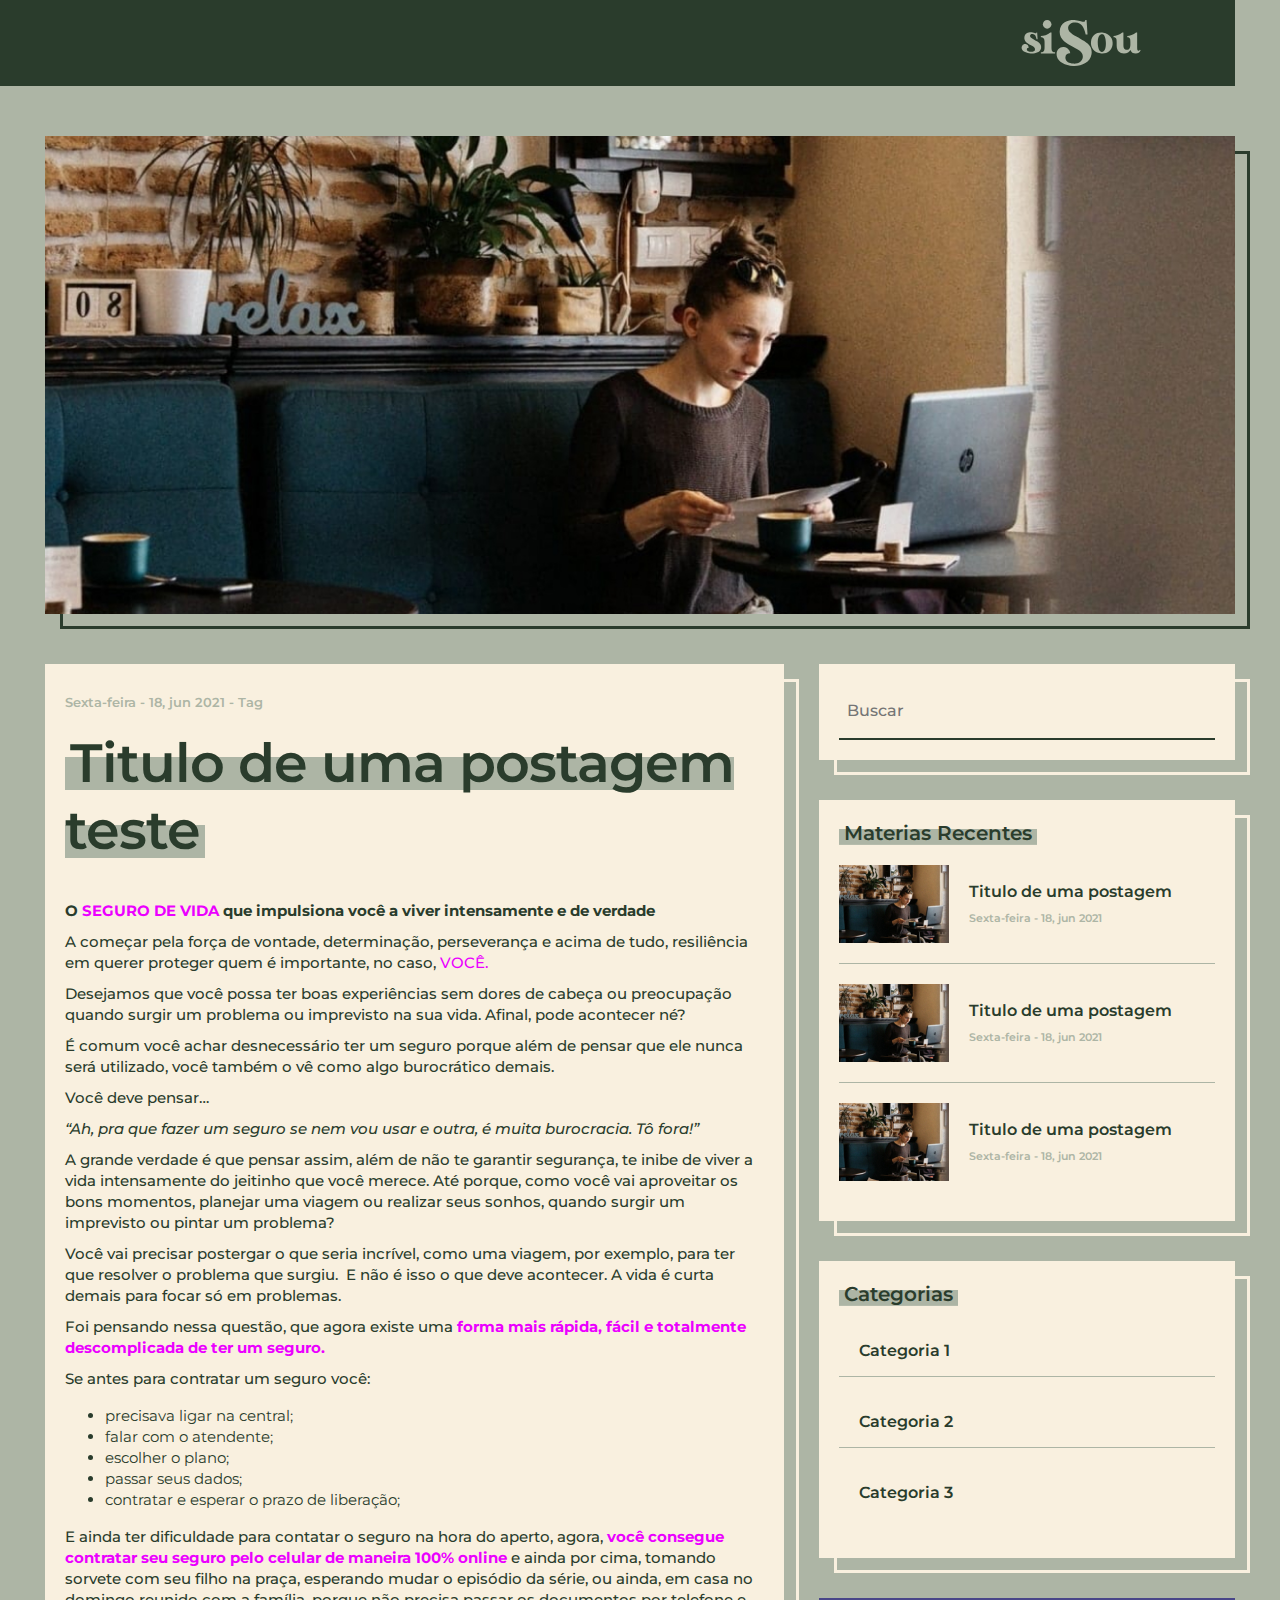
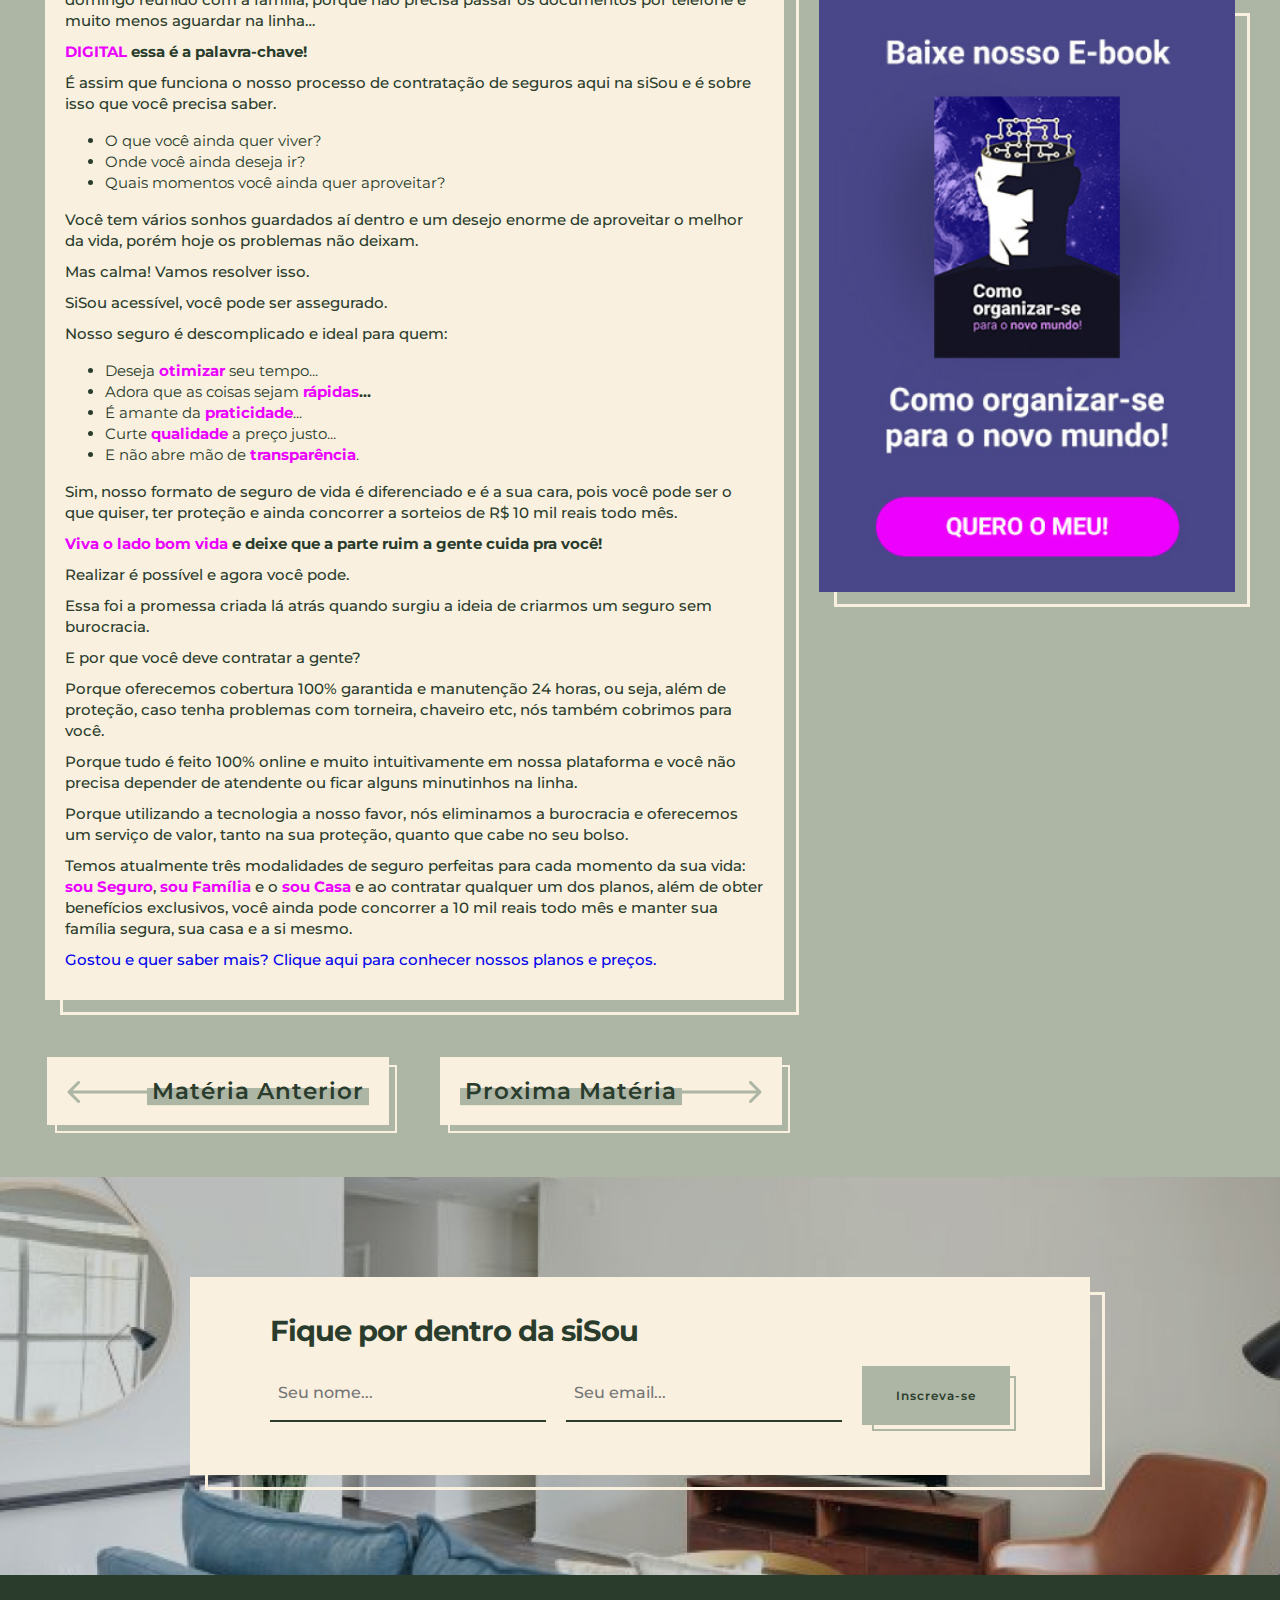
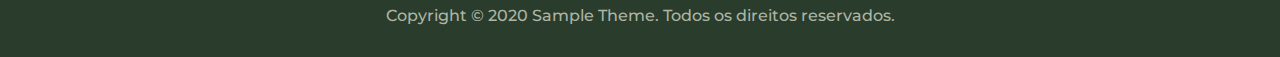
<file: HTML/single.html>
<!doctype html>
<!--[if lt IE 7]>      <html class="no-js lt-ie9 lt-ie8 lt-ie7" lang=""> <![endif]-->
<!--[if IE 7]>         <html class="no-js lt-ie9 lt-ie8" lang=""> <![endif]-->
<!--[if IE 8]>         <html class="no-js lt-ie9" lang=""> <![endif]-->
<!--[if gt IE 8]><!-->
<html class="no-js" lang="pt-br">
<!--<![endif]-->

<head>
    <meta charset="utf-8">
    <meta http-equiv="X-UA-Compatible" content="IE=edge,chrome=1">

    <!-- Meta para HTML puro -->
    <title>Hub Template</title>
    <meta name="viewport" content="width=device-width, initial-scale=1, maximum-scale=5">
    <meta name="description" content="Isso é um template feito por FilipeRitto :)">
    <meta name="keywords" content="Sample, HTML5, CSS3">
    
    <!-- Meta para Publicação do Facebook -->
    <meta property="og:locale" content="pt-br">
    <meta property="og:url" content="https://filiperitto.com.br/_projetos/sample/">
    <meta property="og:title" content="sampleTemplate">
    <meta property="og:site_name" content="sampleTemplate">
    <meta property="og:description" content="Isso é um template feito por FilipeRitto :)">
    <meta property="og:image" content="https://filiperitto.com.br/_projetos/ola_podcast/assets/img/placeholder-facebook-meta.jpg">
    <meta property="og:type" content="website">

    <!-- Meta para Publicação do Twitter -->
    <meta name="twitter:site" content="@sampleTemplate">
    <meta name="twitter:title" content="sampleTemplate">
    <meta name="twitter:description" content="Isso é um template feito por FilipeRitto :)">
    <meta name="twitter:url" content="https://filiperitto.com.br/_projetos/sample/">
    <meta name="twitter:image" content="https://filiperitto.com.br/_projetos/ola_podcast/assets/img/placeholder-facebook-meta.jpg">
    <meta name="twitter:card" content="summary">


    <link rel="canonical" href="https://filiperitto.com.br/_projetos/sample/"/> <!-- Tag exclusiva da Home -->
    <link rel="icon" type="image/png" sizes="192x192" href="assets/img/favicon/android-icon-192x192.png">
    <link rel="icon" type="image/png" sizes="32x32" href="assets/img/favicon/favicon-32x32.png">
    <link rel="icon" type="image/png" sizes="16x16" href="assets/img/favicon/favicon-16x16.png">


    <link rel="stylesheet" href="assets/css/style.css">

    <!-- Script para gerar searchbox na pesquisa do google https://developers.google.com/search/docs/guides/sd-policies#nesting
    <script type="application/ld+json">
        {
          "@context": "https://schema.org",
          "@type": "WebSite",
          "url": "https://www.example.com/",
          "potentialAction": {
            "@type": "SearchAction",
            "target": "https://query.example.com/search?q={search_term_string}",
            "query-input": "required name=search_term_string"
          }
        }
    </script> -->

</head>

<body id="body">
    <!--[if lt IE 8]>
            <p class="browserupgrade">You are using an <strong>outdated</strong> browser. Please <a href="http://browsehappy.com/">upgrade your browser</a> to improve your experience.</p>
        <![endif]-->

    <div class="main int">
        <header id="header-main">
            <div class="wrap">
                <a href="javascript:(0)" class="logo">
                    <svg width="119" height="46" viewBox="0 0 119 46" fill="none" xmlns="http://www.w3.org/2000/svg">
                        <path d="M12.9596 19.8756C10.0597 18.1866 8.22308 17.3847 8.43252 15.6616C8.5614 14.4162 9.60859 13.8873 11.0747 14.1091C13.2496 14.3821 14.2162 15.7469 14.9412 19.3467H15.9562L15.5212 12.4542C15.5212 12.4542 15.054 12.4542 14.8123 12.4542C14.4418 14.1432 13.7974 12.8125 11.0747 12.4542C7.38533 12.0107 3.22878 12.9831 2.72935 17.2994C2.26214 21.5646 6.04814 23.5266 8.81917 25.0279C11.7513 26.6316 13.6524 27.3311 13.3463 29.6513C13.1852 31.0673 11.3808 31.9545 9.10917 31.8351C7.43366 31.6986 5.50038 31.1697 5.24261 29.9755C4.98484 28.6447 5.82259 27.7064 7.047 27.7917C6.99867 26.0174 6.1287 24.3625 3.98598 24.0554C1.42439 23.663 -0.508889 26.1368 0.119426 28.8495C0.796073 31.7839 5.48427 33.2511 8.98028 33.4217C13.2657 33.6947 18.5822 32.6198 19.42 28.2694C20.3866 23.2877 15.9079 21.5987 12.9596 19.8756Z" fill="#2A3C2C"/>
                        <path d="M25.5099 8.66678C27.8782 8.66678 29.8115 6.70481 29.8115 4.33339C29.8115 1.96197 27.8782 0 25.5099 0C23.1417 0 21.2084 1.96197 21.2084 4.33339C21.2084 6.70481 23.1417 8.66678 25.5099 8.66678Z" fill="#2A3C2C"/>
                        <path d="M29.8438 27.1438V12.5059C29.8438 12.5059 29.4572 12.5059 28.6839 12.5059C26.1062 14.9626 21.708 16.0545 19.2108 16.0545C19.2108 16.5492 19.2108 16.7369 19.2108 17.2828C22.4813 17.2828 22.9163 19.6542 22.9163 22.5204V27.1268C22.9163 29.993 22.4813 32.3644 19.2108 32.3644C19.2108 32.9103 19.2108 33.5928 19.2108 33.5928H33.4204C33.4204 33.5928 33.4204 33.3198 33.4204 32.3644C30.1016 32.3815 29.8438 30.01 29.8438 27.1438Z" fill="#2A3C2C"/>
                        <path d="M58.5852 18.7491C53.9937 16.0024 46.1478 12.9997 46.4539 7.81329C46.6311 3.97466 50.3204 2.06387 54.0581 2.4392C59.7935 3.01926 62.3873 6.60199 64.0145 14.3987H65.8833L64.9167 0.0166016C64.9167 0.0166016 64.2561 0.0166016 63.7084 0.0166016C62.8706 3.66757 60.6957 0.716085 54.042 0.136026C47.8877 -0.307549 38.5919 1.27908 38.0441 11.3278C37.6252 19.8239 45.2295 23.4749 51.2065 26.8017C57.7313 30.3162 61.9523 32.2952 61.0501 37.7375C60.454 41.1326 57.0708 43.9305 51.6254 43.6234C47.4044 43.3675 44.44 41.7638 43.8923 38.8294C43.1029 34.6155 45.89 33.0118 48.5483 33.1994C48.5483 30.7768 46.1961 27.3818 42.1523 26.9382C37.6897 26.4946 34.0648 30.3844 35.1442 35.9462C36.2881 41.9515 43.7795 45.4148 51.3837 45.9266C59.2296 46.4384 68.5899 42.924 69.8626 34.3596C71.2643 25.4027 64.385 22.0759 58.5852 18.7491Z" fill="#2A3C2C"/>
                        <path d="M81.7039 12.6416C75.4368 11.6009 70.3136 15.0301 69.3953 21.206C68.477 27.399 72.3758 32.3124 78.6428 33.3531C84.8615 34.3768 90.0008 30.9646 90.9191 24.7716C91.8213 18.5957 87.9226 13.6652 81.7039 12.6416ZM80.3022 31.8859C77.7568 31.92 76.2262 28.4567 76.1296 23.0997C76.0329 17.6915 77.4023 14.177 80.0122 14.1258C82.6061 14.0576 84.1366 17.5038 84.2332 22.9291C84.3138 28.3202 82.896 31.8177 80.3022 31.8859Z" fill="#2A3C2C"/>
                        <path d="M118.227 29.7541C117.808 30.5048 117.26 30.9142 116.551 30.6924C115.536 30.3854 115.504 28.867 115.504 26.7344V12.5059C115.504 12.5059 115.085 12.5059 114.376 12.5059C111.815 14.8602 108.045 15.9692 105.612 15.9692C105.612 16.4639 105.612 16.6345 105.612 17.1634C108.802 17.1634 108.721 19.4666 108.721 22.2816V24.5848C108.721 27.5192 107.884 29.8735 105.322 29.8735C102.47 29.8735 101.762 27.5192 101.762 24.8918V12.5059C101.762 12.5059 101.343 12.5059 100.634 12.5059C98.1206 14.8602 94.3346 15.9692 91.9019 15.9692C91.9019 16.4639 91.9019 16.6345 91.9019 17.1634C95.0918 17.1634 95.0112 19.4666 95.0112 22.2816V25.6084C95.0595 31.1701 98.0722 33.4733 102.277 33.4733C105.676 33.4733 107.69 31.8355 108.915 29.9247C109.462 32.4156 111.347 33.4733 114.167 33.4733C116.519 33.4733 117.985 32.4497 119 30.1806L118.227 29.7541Z" fill="#2A3C2C"/>
                    </svg>
                </a>
            </div>
            <div class="bg"></div>
        </header>

        <section class="moduleSingle">
            <div class="wrap">

                <div class="hero-single container-style">
                    <img alt="" src="assets/img/hero-single.jpg">
                </div>

                <div class="loop-blog">
                    <div class="post-container">
                        <div class="content-inter container-style">
                            <div class="header-post">
                                <div class="info-header">
                                    <p>Sexta-feira - 18, jun 2021 - Tag</p>
                                </div>
                                <h1>
                                    <mark>Titulo de uma postagem teste</mark>
                                </h1>
                            </div>

                            <div class="content-post-inner">
                                <!-- wp:paragraph {"textColor":"black","fontSize":"medium"} -->
                                <p class="has-black-color has-text-color has-medium-font-size"><strong>O <span class="has-inline-color" style="color: #eb00ff;">SEGURO DE VIDA</span> que impulsiona você a viver intensamente e de verdade</strong></p>
                                <!-- /wp:paragraph -->

                                <!-- wp:paragraph {"fontSize":"medium"} -->
                                <p class="has-medium-font-size">A começar pela força de vontade, determinação, perseverança e acima de tudo, resiliência em querer proteger quem é importante, no caso, <span class="has-inline-color" style="color: #eb00ff;">VOCÊ.</span></p>
                                <!-- /wp:paragraph -->

                                <!-- wp:paragraph {"fontSize":"medium"} -->
                                <p class="has-medium-font-size">Desejamos que você possa ter boas experiências sem dores de cabeça ou preocupação quando surgir um problema ou imprevisto na sua vida. Afinal, pode acontecer né?</p>
                                <!-- /wp:paragraph -->

                                <!-- wp:paragraph {"fontSize":"medium"} -->
                                <p class="has-medium-font-size">É comum você achar desnecessário ter um seguro porque além de pensar que ele nunca será utilizado, você também o vê como algo burocrático demais.</p>
                                <!-- /wp:paragraph -->

                                <!-- wp:paragraph {"fontSize":"medium"} -->
                                <p class="has-medium-font-size">Você deve pensar…</p>
                                <!-- /wp:paragraph -->

                                <!-- wp:paragraph {"fontSize":"medium"} -->
                                <p class="has-medium-font-size"><em>“Ah, pra que fazer um seguro se nem vou usar e outra, é muita burocracia. Tô fora!” </em></p>
                                <!-- /wp:paragraph -->

                                <!-- wp:paragraph {"fontSize":"medium"} -->
                                <p class="has-medium-font-size">A grande verdade é que pensar assim, além de não te garantir segurança, te inibe de viver a vida intensamente do jeitinho que você merece. Até porque, como você vai aproveitar os bons momentos, planejar uma viagem ou realizar seus sonhos, quando surgir um imprevisto ou pintar um problema?</p>
                                <!-- /wp:paragraph -->

                                <!-- wp:paragraph {"fontSize":"medium"} -->
                                <p class="has-medium-font-size">Você vai precisar postergar o que seria incrível, como uma viagem, por exemplo, para ter que resolver o problema que surgiu.  E não é isso o que deve acontecer. A vida é curta demais para focar só em problemas.</p>
                                <!-- /wp:paragraph -->

                                <!-- wp:paragraph {"fontSize":"medium"} -->
                                <p class="has-medium-font-size">Foi pensando nessa questão, que agora existe uma <span class="has-inline-color" style="color: #eb00ff;"><strong>forma mais rápida, fácil e totalmente descomplicada de ter um seguro.</strong></span></p>
                                <!-- /wp:paragraph -->

                                <!-- wp:paragraph {"fontSize":"medium"} -->
                                <p class="has-medium-font-size">Se antes para contratar um seguro você:</p>
                                <!-- /wp:paragraph -->

                                <!-- wp:list {"fontSize":"medium"} -->
                                <ul class="has-medium-font-size">
                                <li>precisava ligar na central;</li>
                                <li>falar com o atendente;</li>
                                <li>escolher o plano;</li>
                                <li>passar seus dados;</li>
                                <li>contratar e esperar o prazo de liberação; </li>
                                </ul>
                                <!-- /wp:list -->

                                <!-- wp:paragraph {"fontSize":"medium"} -->
                                <p class="has-medium-font-size">E ainda ter dificuldade para contatar o seguro na hora do aperto, agora, <span class="has-inline-color" style="color: #eb00ff;"><strong>você consegue contratar seu seguro pelo celular de maneira 100% online</strong></span> e ainda por cima, tomando sorvete com seu filho na praça, esperando mudar o episódio da série, ou ainda, em casa no domingo reunido com a família, porque não precisa passar os documentos por telefone e muito menos aguardar na linha…</p>
                                <!-- /wp:paragraph -->

                                <!-- wp:paragraph {"fontSize":"large"} -->
                                <p class="has-large-font-size"><strong><span class="has-inline-color" style="color: #eb00ff;">DIGITAL</span> essa é a palavra-chave!</strong></p>
                                <!-- /wp:paragraph -->

                                <!-- wp:paragraph {"fontSize":"medium"} -->
                                <p class="has-medium-font-size">É assim que funciona o nosso processo de contratação de seguros aqui na siSou e é sobre isso que você precisa saber.</p>
                                <!-- /wp:paragraph -->

                                <!-- wp:list {"fontSize":"medium"} -->
                                <ul class="has-medium-font-size">
                                <li>O que você ainda quer viver?</li>
                                <li>Onde você ainda deseja ir?</li>
                                <li>Quais momentos você ainda quer aproveitar?</li>
                                </ul>
                                <!-- /wp:list -->

                                <!-- wp:paragraph {"fontSize":"medium"} -->
                                <p class="has-medium-font-size">Você tem vários sonhos guardados aí dentro e um desejo enorme de aproveitar o melhor da vida, porém hoje os problemas não deixam.</p>
                                <!-- /wp:paragraph -->

                                <!-- wp:paragraph {"fontSize":"medium"} -->
                                <p class="has-medium-font-size">Mas calma! Vamos resolver isso.</p>
                                <!-- /wp:paragraph -->

                                <!-- wp:paragraph {"fontSize":"medium"} -->
                                <p class="has-medium-font-size"><span class="has-inline-color has-black-color">SiSou acessível, você pode ser assegurado.</span></p>
                                <!-- /wp:paragraph -->

                                <!-- wp:paragraph {"fontSize":"medium"} -->
                                <p class="has-medium-font-size">Nosso seguro é descomplicado e ideal para quem:</p>
                                <!-- /wp:paragraph -->

                                <!-- wp:list {"fontSize":"medium"} -->
                                <ul class="has-medium-font-size">
                                <li>Deseja <strong><span class="has-inline-color" style="color: #eb00ff;">otimizar</span> </strong>seu tempo...</li>
                                <li>Adora que as coisas sejam <strong><span class="has-inline-color" style="color: #eb00ff;">rápidas</span>…</strong></li>
                                <li>É amante da <strong><span class="has-inline-color" style="color: #eb00ff;">praticidade</span></strong>...</li>
                                <li>Curte <strong><span class="has-inline-color" style="color: #eb00ff;">qualidade</span> </strong>a preço justo...</li>
                                <li>E não abre mão de <strong><span class="has-inline-color" style="color: #eb00ff;">transparência</span></strong>.</li>
                                </ul>
                                <!-- /wp:list -->

                                <!-- wp:paragraph {"fontSize":"medium"} -->
                                <p class="has-medium-font-size">Sim, nosso formato de seguro de vida é diferenciado e é a sua cara, pois você pode ser o que quiser, ter proteção e ainda concorrer a sorteios de R$ 10 mil reais todo mês.</p>
                                <!-- /wp:paragraph -->

                                <!-- wp:paragraph {"fontSize":"large"} -->
                                <p class="has-large-font-size"><strong><span class="has-inline-color" style="color: #eb00ff;">Viva o lado bom vida</span> e deixe que a parte ruim a gente cuida pra você!</strong></p>
                                <!-- /wp:paragraph -->

                                <!-- wp:paragraph {"fontSize":"medium"} -->
                                <p class="has-medium-font-size">Realizar é possível e agora você pode.</p>
                                <!-- /wp:paragraph -->

                                <!-- wp:paragraph {"fontSize":"medium"} -->
                                <p class="has-medium-font-size">Essa foi a promessa criada lá atrás quando surgiu a ideia de criarmos um seguro sem burocracia.</p>
                                <!-- /wp:paragraph -->

                                <!-- wp:paragraph {"fontSize":"medium"} -->
                                <p class="has-medium-font-size">E por que você deve contratar a gente?</p>
                                <!-- /wp:paragraph -->

                                <!-- wp:paragraph {"fontSize":"medium"} -->
                                <p class="has-medium-font-size">Porque oferecemos cobertura 100% garantida e manutenção 24 horas, ou seja, além de proteção, caso tenha problemas com torneira, chaveiro etc, nós também cobrimos para você.</p>
                                <!-- /wp:paragraph -->

                                <!-- wp:paragraph {"fontSize":"medium"} -->
                                <p class="has-medium-font-size">Porque tudo é feito 100% online e muito intuitivamente em nossa plataforma e você não precisa depender de atendente ou ficar alguns minutinhos na linha.</p>
                                <!-- /wp:paragraph -->

                                <!-- wp:paragraph {"fontSize":"medium"} -->
                                <p class="has-medium-font-size">Porque utilizando a tecnologia a nosso favor, nós eliminamos a burocracia e oferecemos um serviço de valor, tanto na sua proteção, quanto que cabe no seu bolso.</p>
                                <!-- /wp:paragraph -->

                                <!-- wp:paragraph {"fontSize":"medium"} -->
                                <p class="has-medium-font-size">Temos atualmente três modalidades de seguro perfeitas para cada momento da sua vida: <strong><span class="has-inline-color" style="color: #eb00ff;">sou Seguro</span></strong>, <span class="has-inline-color" style="color: #eb00ff;"><strong>sou Família </strong></span>e o <span class="has-inline-color" style="color: #eb00ff;"><strong>sou Casa</strong></span> e ao contratar qualquer um dos planos, além de obter benefícios exclusivos, você ainda pode concorrer a 10 mil reais todo mês e manter sua família segura, sua casa e a si mesmo.</p>
                                <!-- /wp:paragraph -->

                                <!-- wp:paragraph {"fontSize":"normal"} -->
                                <p class="has-normal-font-size"><a href="https://sisou.com.br/" target="_blank" rel="noreferrer noopener">Gostou e quer saber mais? Clique aqui para conhecer nossos planos e preços.</a></p>
                                <!-- /wp:paragraph -->

                            </div>
                        </div>

                        <div class="btn-box-singlepost">
                            <a href="javascript:(0)" class="btn light-color">
                                <svg width="80" height="24" viewBox="0 0 80 24" fill="none" xmlns="http://www.w3.org/2000/svg">
                                    <path d="M0.939339 10.9393C0.353554 11.5251 0.353554 12.4749 0.939339 13.0607L10.4853 22.6066C11.0711 23.1924 12.0208 23.1924 12.6066 22.6066C13.1924 22.0208 13.1924 21.0711 12.6066 20.4853L4.12132 12L12.6066 3.51472C13.1924 2.92894 13.1924 1.97919 12.6066 1.3934C12.0208 0.807617 11.0711 0.807617 10.4853 1.3934L0.939339 10.9393ZM80 10.5L2 10.5L2 13.5L80 13.5L80 10.5Z" fill="#ADB5A5"/>
                                </svg>
                                    
                                <mark>Matéria Anterior</mark>
                            </a>
                            <a href="javascript:(0)" class="btn light-color">
                                <mark>Proxima Matéria</mark>
                                <svg width="80" height="24" viewBox="0 0 80 24" fill="none" xmlns="http://www.w3.org/2000/svg">
                                    <path d="M79.0607 13.0607C79.6464 12.4749 79.6464 11.5251 79.0607 10.9393L69.5147 1.3934C68.9289 0.807611 67.9792 0.807611 67.3934 1.3934C66.8076 1.97919 66.8076 2.92893 67.3934 3.51472L75.8787 12L67.3934 20.4853C66.8076 21.0711 66.8076 22.0208 67.3934 22.6066C67.9792 23.1924 68.9289 23.1924 69.5147 22.6066L79.0607 13.0607ZM0 13.5H78V10.5H0V13.5Z" fill="#ADB5A5"/>
                                </svg>
                                    
                            </a>
                        </div>
                    </div>

                    <div class="sidebar-container">

                        <div class="seach-form container-style">
                            <form role="search" method="get" id="searchform" >
                                <input type="text" name="s" id="search" placeholder="Buscar" value="" />
                            </form>
                        </div>

                        <div id="post-recent" class="widget-box container-style">

                            <div class="title-widget">
                                <h4><mark>Materias Recentes</mark></h4>
                            </div>

                            <a href="#">
                                <div class="blog-container">
                                    <div class="img-wrap">
                                        <img alt="" src="assets/img/thumb-sidebar.jpg">
                                    </div>
                                    <div class="text">
                                    <h3>Titulo de uma postagem</h3>
                                    <p class="date">Sexta-feira - 18, jun 2021</p>
                                    </div>
                                </div>
                            </a>

                            <a href="#">
                                <div class="blog-container">
                                    <div class="img-wrap">
                                        <img alt="" src="assets/img/thumb-sidebar.jpg">
                                    </div>
                                    <div class="text">
                                    <h3>Titulo de uma postagem</h3>
                                    <p class="date">Sexta-feira - 18, jun 2021</p>
                                    </div>
                                </div>
                            </a>

                            <a href="#">
                                <div class="blog-container">
                                    <div class="img-wrap">
                                        <img alt="" src="assets/img/thumb-sidebar.jpg">
                                    </div>
                                    <div class="text">
                                    <h3>Titulo de uma postagem</h3>
                                    <p class="date">Sexta-feira - 18, jun 2021</p>
                                    </div>
                                </div>
                            </a>
                      
                        </div>

                        <div id="cats" class="widget-box container-style">
  
                              <div class="title-widget">
                                  <h4><mark>Categorias</mark></h4>
                              </div>

                              <div class="body-widget">
                                <ul>
                                    <li class="cat-item cat-item-25"><a href="#">Categoria 1</a></li>
                                    <li class="cat-item cat-item-1"><a href="#">Categoria 2</a></li>
                                    <li class="cat-item cat-item-1"><a href="#">Categoria 3</a></li>
                                </ul>
                              </div>
                        
                        </div>

                        <div id="banner" class="widget-box side-banner container-style">
                            <a href="javascript:(0)">
                                <img alt="" src="./assets/img/sidebar-banner.jpg">
                            </a>
                        
                        </div>

                    </div>


                </div>

            </div>
        </section>
        
        <section class="moduleBanners" style="background: url(./assets/img/bg-footer.jpg) no-repeat;">
            <div class="wrap grid">

                <div class="cont-form container-style">
                    <div class="wrap-form">
                        <h1>
                            Fique por dentro da siSou
                        </h1>
                        <form>
                            <div class="input-box">
                                <input type="text" placeholder="Seu nome..." value="">
                            </div>
                            <div class="input-box">
                                <input type="email" placeholder="Seu email..." value="">
                            </div>
                            <div class="button-box">
                                <button class="btn">Inscreva-se</button>
                            </div>
                        </form>
                    </div>
                </div>

            </div>
        </section>



        <footer>
            <div class="copy-box">
                <div class="wrap">
                    <p>Copyright © 2020 Sample Theme. Todos os direitos reservados.</p>
                </div>
            </div>

        </footer>
    </div>

</body>

</html>
</file>
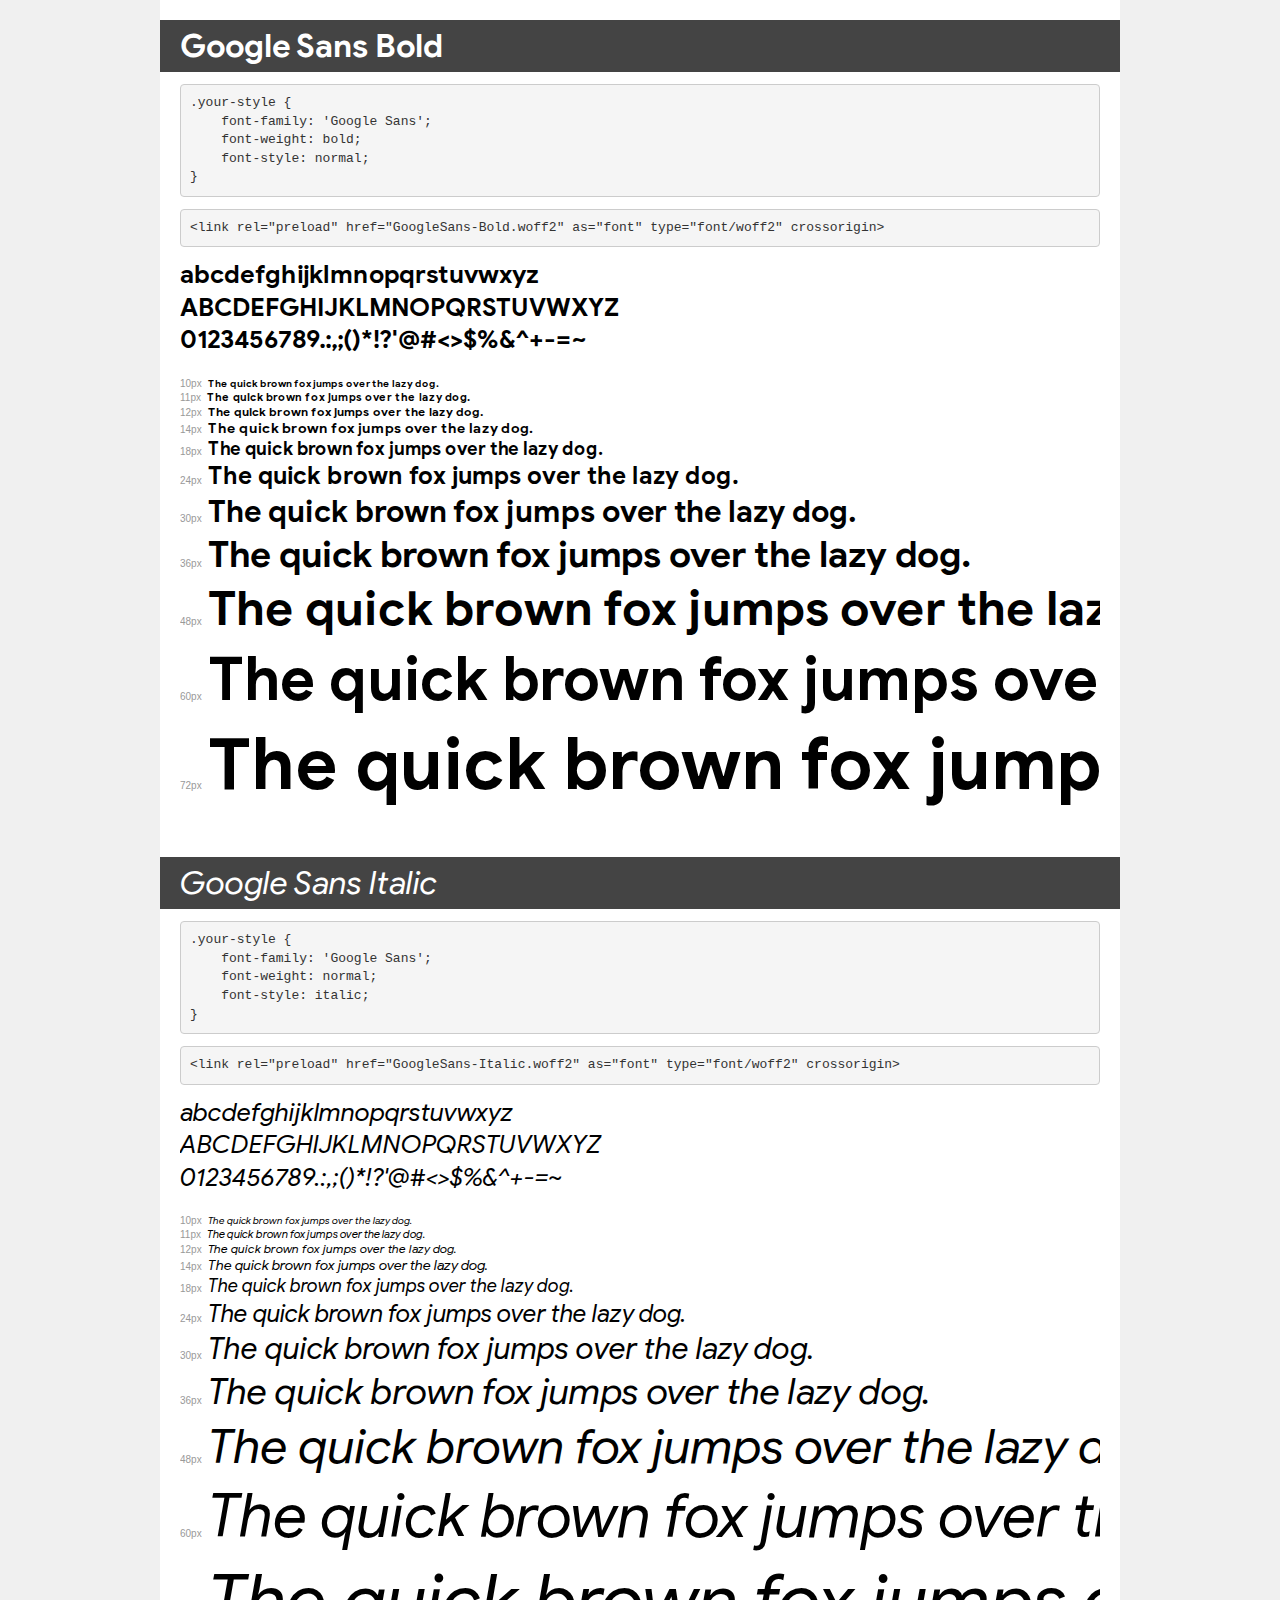
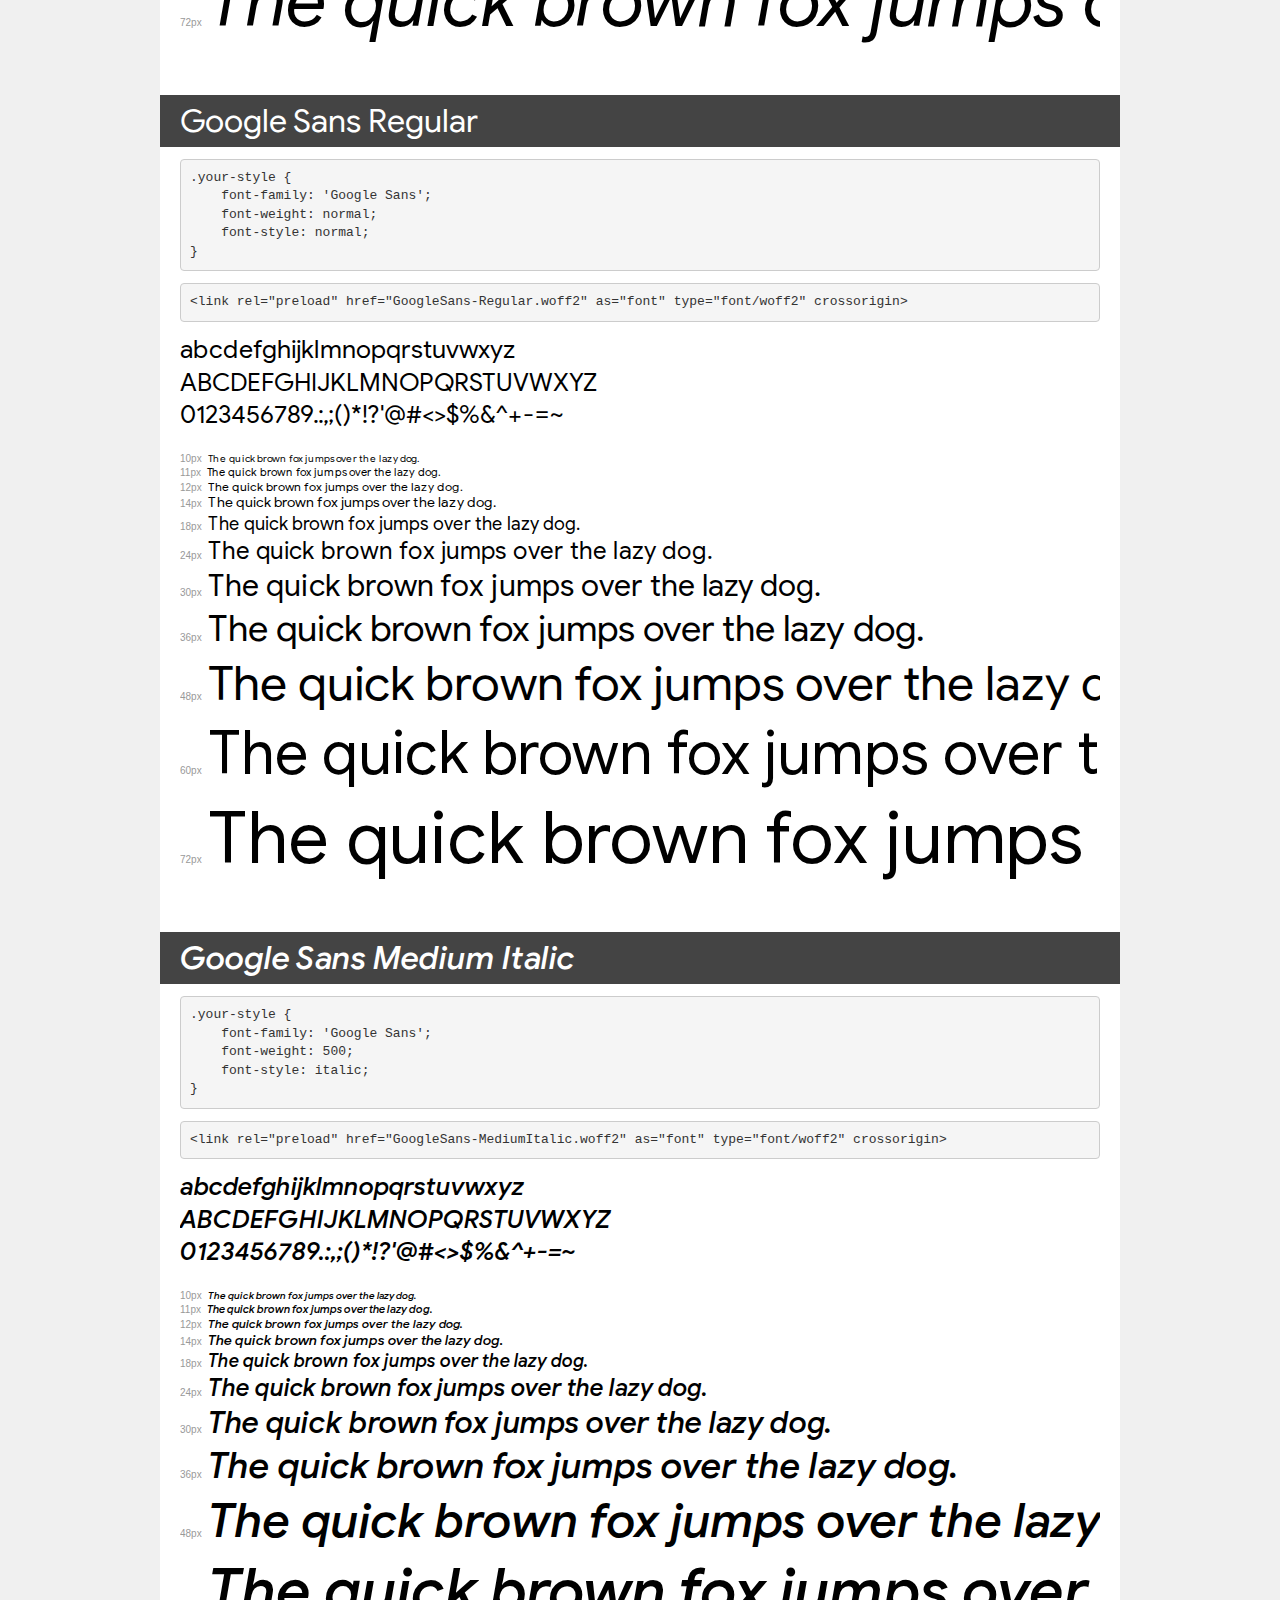
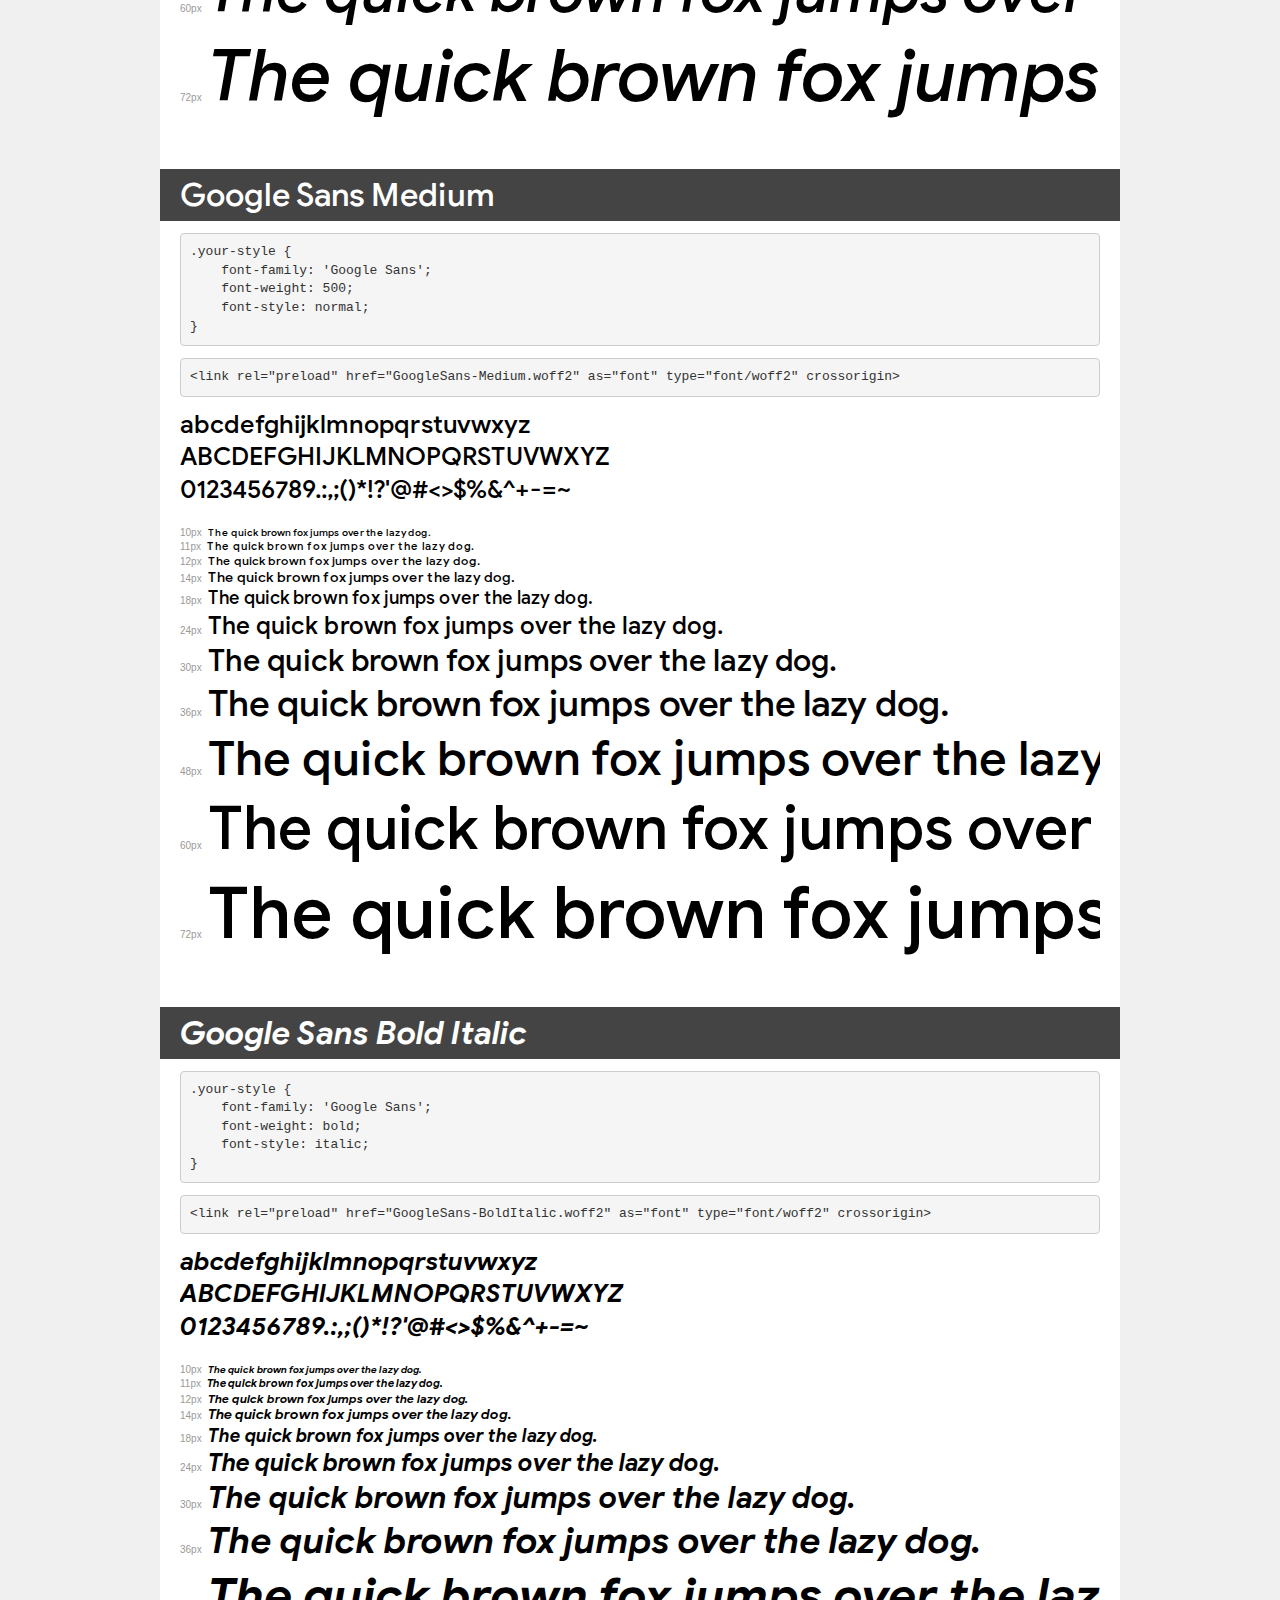
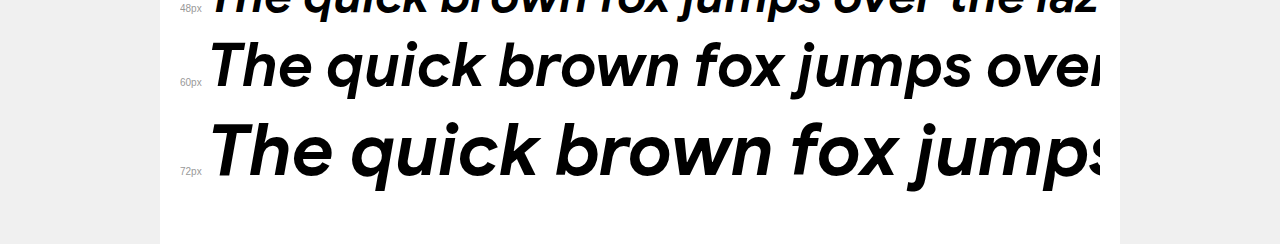
<file: assets/fonts/GoogleSans/demo.html>
<!DOCTYPE html>
<html lang="en">
<head>
    <meta charset="utf-8">
    <meta http-equiv="X-UA-Compatible" content="IE=edge">
    <meta name="viewport" content="width=device-width, initial-scale=1">
    <meta name="robots" content="noindex, noarchive">
    <meta name="format-detection" content="telephone=no">
    <title>Transfonter demo</title>
    <link href="stylesheet.css" rel="stylesheet">
    <style>
        /*
        http://meyerweb.com/eric/tools/css/reset/
        v2.0 | 20110126
        License: none (public domain)
        */
        html, body, div, span, applet, object, iframe,
        h1, h2, h3, h4, h5, h6, p, blockquote, pre,
        a, abbr, acronym, address, big, cite, code,
        del, dfn, em, img, ins, kbd, q, s, samp,
        small, strike, strong, sub, sup, tt, var,
        b, u, i, center,
        dl, dt, dd, ol, ul, li,
        fieldset, form, label, legend,
        table, caption, tbody, tfoot, thead, tr, th, td,
        article, aside, canvas, details, embed,
        figure, figcaption, footer, header, hgroup,
        menu, nav, output, ruby, section, summary,
        time, mark, audio, video {
            margin: 0;
            padding: 0;
            border: 0;
            font-size: 100%;
            font: inherit;
            vertical-align: baseline;
        }
        /* HTML5 display-role reset for older browsers */
        article, aside, details, figcaption, figure,
        footer, header, hgroup, menu, nav, section {
            display: block;
        }
        body {
            line-height: 1;
        }
        ol, ul {
            list-style: none;
        }
        blockquote, q {
            quotes: none;
        }
        blockquote:before, blockquote:after,
        q:before, q:after {
            content: '';
            content: none;
        }
        table {
            border-collapse: collapse;
            border-spacing: 0;
        }
        /* demo styles */
        body {
            background: #f0f0f0;
            color: #000;
        }
        .page {
            background: #fff;
            width: 920px;
            margin: 0 auto;
            padding: 20px 20px 0 20px;
            overflow: hidden;
        }
        .font-container {
            overflow-x: auto;
            overflow-y: hidden;
            margin-bottom: 40px;
            line-height: 1.3;
            white-space: nowrap;
            padding-bottom: 5px;
        }
        h1 {
            position: relative;
            background: #444;
            font-size: 32px;
            color: #fff;
            padding: 10px 20px;
            margin: 0 -20px 12px -20px;
        }
        .letters {
            font-size: 25px;
            margin-bottom: 20px;
        }
        .s10:before {
            content: '10px';
        }
        .s11:before {
            content: '11px';
        }
        .s12:before {
            content: '12px';
        }
        .s14:before {
            content: '14px';
        }
        .s18:before {
            content: '18px';
        }
        .s24:before {
            content: '24px';
        }
        .s30:before {
            content: '30px';
        }
        .s36:before {
            content: '36px';
        }
        .s48:before {
            content: '48px';
        }
        .s60:before {
            content: '60px';
        }
        .s72:before {
            content: '72px';
        }
        .s10:before, .s11:before, .s12:before, .s14:before,
        .s18:before, .s24:before, .s30:before, .s36:before,
        .s48:before, .s60:before, .s72:before {
            font-family: Arial, sans-serif;
            font-size: 10px;
            font-weight: normal;
            font-style: normal;
            color: #999;
            padding-right: 6px;
        }
        pre {
            display: block;
            padding: 9px;
            margin: 0 0 12px;
            font-family: Monaco, Menlo, Consolas, "Courier New", monospace;
            font-size: 13px;
            line-height: 1.428571429;
            color: #333;
            font-weight: normal;
            font-style: normal;
            background-color: #f5f5f5;
            border: 1px solid #ccc;
            overflow-x: auto;
            border-radius: 4px;
        }
        /* responsive */
        @media (max-width: 959px) {
            .page {
                width: auto;
                margin: 0;
            }
        }
    </style>
</head>
<body>
<div class="page">
    <div class="demo">
        <h1 style="font-family: 'Google Sans'; font-weight: bold; font-style: normal;">Google Sans Bold</h1>
        <pre title="Usage">.your-style {
    font-family: 'Google Sans';
    font-weight: bold;
    font-style: normal;
}</pre>
        <pre title="Preload (optional)">
&lt;link rel=&quot;preload&quot; href=&quot;GoogleSans-Bold.woff2&quot; as=&quot;font&quot; type=&quot;font/woff2&quot; crossorigin&gt;</pre>
        <div class="font-container" style="font-family: 'Google Sans'; font-weight: bold; font-style: normal;">
            <p class="letters">
                abcdefghijklmnopqrstuvwxyz<br>
ABCDEFGHIJKLMNOPQRSTUVWXYZ<br>
                0123456789.:,;()*!?'@#&lt;&gt;$%&^+-=~
            </p>
            <p class="s10" style="font-size: 10px;">The quick brown fox jumps over the lazy dog.</p>
            <p class="s11" style="font-size: 11px;">The quick brown fox jumps over the lazy dog.</p>
            <p class="s12" style="font-size: 12px;">The quick brown fox jumps over the lazy dog.</p>
            <p class="s14" style="font-size: 14px;">The quick brown fox jumps over the lazy dog.</p>
            <p class="s18" style="font-size: 18px;">The quick brown fox jumps over the lazy dog.</p>
            <p class="s24" style="font-size: 24px;">The quick brown fox jumps over the lazy dog.</p>
            <p class="s30" style="font-size: 30px;">The quick brown fox jumps over the lazy dog.</p>
            <p class="s36" style="font-size: 36px;">The quick brown fox jumps over the lazy dog.</p>
            <p class="s48" style="font-size: 48px;">The quick brown fox jumps over the lazy dog.</p>
            <p class="s60" style="font-size: 60px;">The quick brown fox jumps over the lazy dog.</p>
            <p class="s72" style="font-size: 72px;">The quick brown fox jumps over the lazy dog.</p>
        </div>
    </div>

    <div class="demo">
        <h1 style="font-family: 'Google Sans'; font-weight: normal; font-style: italic;">Google Sans Italic</h1>
        <pre title="Usage">.your-style {
    font-family: 'Google Sans';
    font-weight: normal;
    font-style: italic;
}</pre>
        <pre title="Preload (optional)">
&lt;link rel=&quot;preload&quot; href=&quot;GoogleSans-Italic.woff2&quot; as=&quot;font&quot; type=&quot;font/woff2&quot; crossorigin&gt;</pre>
        <div class="font-container" style="font-family: 'Google Sans'; font-weight: normal; font-style: italic;">
            <p class="letters">
                abcdefghijklmnopqrstuvwxyz<br>
ABCDEFGHIJKLMNOPQRSTUVWXYZ<br>
                0123456789.:,;()*!?'@#&lt;&gt;$%&^+-=~
            </p>
            <p class="s10" style="font-size: 10px;">The quick brown fox jumps over the lazy dog.</p>
            <p class="s11" style="font-size: 11px;">The quick brown fox jumps over the lazy dog.</p>
            <p class="s12" style="font-size: 12px;">The quick brown fox jumps over the lazy dog.</p>
            <p class="s14" style="font-size: 14px;">The quick brown fox jumps over the lazy dog.</p>
            <p class="s18" style="font-size: 18px;">The quick brown fox jumps over the lazy dog.</p>
            <p class="s24" style="font-size: 24px;">The quick brown fox jumps over the lazy dog.</p>
            <p class="s30" style="font-size: 30px;">The quick brown fox jumps over the lazy dog.</p>
            <p class="s36" style="font-size: 36px;">The quick brown fox jumps over the lazy dog.</p>
            <p class="s48" style="font-size: 48px;">The quick brown fox jumps over the lazy dog.</p>
            <p class="s60" style="font-size: 60px;">The quick brown fox jumps over the lazy dog.</p>
            <p class="s72" style="font-size: 72px;">The quick brown fox jumps over the lazy dog.</p>
        </div>
    </div>

    <div class="demo">
        <h1 style="font-family: 'Google Sans'; font-weight: normal; font-style: normal;">Google Sans Regular</h1>
        <pre title="Usage">.your-style {
    font-family: 'Google Sans';
    font-weight: normal;
    font-style: normal;
}</pre>
        <pre title="Preload (optional)">
&lt;link rel=&quot;preload&quot; href=&quot;GoogleSans-Regular.woff2&quot; as=&quot;font&quot; type=&quot;font/woff2&quot; crossorigin&gt;</pre>
        <div class="font-container" style="font-family: 'Google Sans'; font-weight: normal; font-style: normal;">
            <p class="letters">
                abcdefghijklmnopqrstuvwxyz<br>
ABCDEFGHIJKLMNOPQRSTUVWXYZ<br>
                0123456789.:,;()*!?'@#&lt;&gt;$%&^+-=~
            </p>
            <p class="s10" style="font-size: 10px;">The quick brown fox jumps over the lazy dog.</p>
            <p class="s11" style="font-size: 11px;">The quick brown fox jumps over the lazy dog.</p>
            <p class="s12" style="font-size: 12px;">The quick brown fox jumps over the lazy dog.</p>
            <p class="s14" style="font-size: 14px;">The quick brown fox jumps over the lazy dog.</p>
            <p class="s18" style="font-size: 18px;">The quick brown fox jumps over the lazy dog.</p>
            <p class="s24" style="font-size: 24px;">The quick brown fox jumps over the lazy dog.</p>
            <p class="s30" style="font-size: 30px;">The quick brown fox jumps over the lazy dog.</p>
            <p class="s36" style="font-size: 36px;">The quick brown fox jumps over the lazy dog.</p>
            <p class="s48" style="font-size: 48px;">The quick brown fox jumps over the lazy dog.</p>
            <p class="s60" style="font-size: 60px;">The quick brown fox jumps over the lazy dog.</p>
            <p class="s72" style="font-size: 72px;">The quick brown fox jumps over the lazy dog.</p>
        </div>
    </div>

    <div class="demo">
        <h1 style="font-family: 'Google Sans'; font-weight: 500; font-style: italic;">Google Sans Medium Italic</h1>
        <pre title="Usage">.your-style {
    font-family: 'Google Sans';
    font-weight: 500;
    font-style: italic;
}</pre>
        <pre title="Preload (optional)">
&lt;link rel=&quot;preload&quot; href=&quot;GoogleSans-MediumItalic.woff2&quot; as=&quot;font&quot; type=&quot;font/woff2&quot; crossorigin&gt;</pre>
        <div class="font-container" style="font-family: 'Google Sans'; font-weight: 500; font-style: italic;">
            <p class="letters">
                abcdefghijklmnopqrstuvwxyz<br>
ABCDEFGHIJKLMNOPQRSTUVWXYZ<br>
                0123456789.:,;()*!?'@#&lt;&gt;$%&^+-=~
            </p>
            <p class="s10" style="font-size: 10px;">The quick brown fox jumps over the lazy dog.</p>
            <p class="s11" style="font-size: 11px;">The quick brown fox jumps over the lazy dog.</p>
            <p class="s12" style="font-size: 12px;">The quick brown fox jumps over the lazy dog.</p>
            <p class="s14" style="font-size: 14px;">The quick brown fox jumps over the lazy dog.</p>
            <p class="s18" style="font-size: 18px;">The quick brown fox jumps over the lazy dog.</p>
            <p class="s24" style="font-size: 24px;">The quick brown fox jumps over the lazy dog.</p>
            <p class="s30" style="font-size: 30px;">The quick brown fox jumps over the lazy dog.</p>
            <p class="s36" style="font-size: 36px;">The quick brown fox jumps over the lazy dog.</p>
            <p class="s48" style="font-size: 48px;">The quick brown fox jumps over the lazy dog.</p>
            <p class="s60" style="font-size: 60px;">The quick brown fox jumps over the lazy dog.</p>
            <p class="s72" style="font-size: 72px;">The quick brown fox jumps over the lazy dog.</p>
        </div>
    </div>

    <div class="demo">
        <h1 style="font-family: 'Google Sans'; font-weight: 500; font-style: normal;">Google Sans Medium</h1>
        <pre title="Usage">.your-style {
    font-family: 'Google Sans';
    font-weight: 500;
    font-style: normal;
}</pre>
        <pre title="Preload (optional)">
&lt;link rel=&quot;preload&quot; href=&quot;GoogleSans-Medium.woff2&quot; as=&quot;font&quot; type=&quot;font/woff2&quot; crossorigin&gt;</pre>
        <div class="font-container" style="font-family: 'Google Sans'; font-weight: 500; font-style: normal;">
            <p class="letters">
                abcdefghijklmnopqrstuvwxyz<br>
ABCDEFGHIJKLMNOPQRSTUVWXYZ<br>
                0123456789.:,;()*!?'@#&lt;&gt;$%&^+-=~
            </p>
            <p class="s10" style="font-size: 10px;">The quick brown fox jumps over the lazy dog.</p>
            <p class="s11" style="font-size: 11px;">The quick brown fox jumps over the lazy dog.</p>
            <p class="s12" style="font-size: 12px;">The quick brown fox jumps over the lazy dog.</p>
            <p class="s14" style="font-size: 14px;">The quick brown fox jumps over the lazy dog.</p>
            <p class="s18" style="font-size: 18px;">The quick brown fox jumps over the lazy dog.</p>
            <p class="s24" style="font-size: 24px;">The quick brown fox jumps over the lazy dog.</p>
            <p class="s30" style="font-size: 30px;">The quick brown fox jumps over the lazy dog.</p>
            <p class="s36" style="font-size: 36px;">The quick brown fox jumps over the lazy dog.</p>
            <p class="s48" style="font-size: 48px;">The quick brown fox jumps over the lazy dog.</p>
            <p class="s60" style="font-size: 60px;">The quick brown fox jumps over the lazy dog.</p>
            <p class="s72" style="font-size: 72px;">The quick brown fox jumps over the lazy dog.</p>
        </div>
    </div>

    <div class="demo">
        <h1 style="font-family: 'Google Sans'; font-weight: bold; font-style: italic;">Google Sans Bold Italic</h1>
        <pre title="Usage">.your-style {
    font-family: 'Google Sans';
    font-weight: bold;
    font-style: italic;
}</pre>
        <pre title="Preload (optional)">
&lt;link rel=&quot;preload&quot; href=&quot;GoogleSans-BoldItalic.woff2&quot; as=&quot;font&quot; type=&quot;font/woff2&quot; crossorigin&gt;</pre>
        <div class="font-container" style="font-family: 'Google Sans'; font-weight: bold; font-style: italic;">
            <p class="letters">
                abcdefghijklmnopqrstuvwxyz<br>
ABCDEFGHIJKLMNOPQRSTUVWXYZ<br>
                0123456789.:,;()*!?'@#&lt;&gt;$%&^+-=~
            </p>
            <p class="s10" style="font-size: 10px;">The quick brown fox jumps over the lazy dog.</p>
            <p class="s11" style="font-size: 11px;">The quick brown fox jumps over the lazy dog.</p>
            <p class="s12" style="font-size: 12px;">The quick brown fox jumps over the lazy dog.</p>
            <p class="s14" style="font-size: 14px;">The quick brown fox jumps over the lazy dog.</p>
            <p class="s18" style="font-size: 18px;">The quick brown fox jumps over the lazy dog.</p>
            <p class="s24" style="font-size: 24px;">The quick brown fox jumps over the lazy dog.</p>
            <p class="s30" style="font-size: 30px;">The quick brown fox jumps over the lazy dog.</p>
            <p class="s36" style="font-size: 36px;">The quick brown fox jumps over the lazy dog.</p>
            <p class="s48" style="font-size: 48px;">The quick brown fox jumps over the lazy dog.</p>
            <p class="s60" style="font-size: 60px;">The quick brown fox jumps over the lazy dog.</p>
            <p class="s72" style="font-size: 72px;">The quick brown fox jumps over the lazy dog.</p>
        </div>
    </div>

</div>
</body>
</html>
</file>
<file: HTML/assets/css/style.css>
@import url(../fonts/GoogleSans/stylesheet.css);
@import url("https://fonts.googleapis.com/css2?family=Montserrat:ital,wght@0,100;0,200;0,300;0,400;0,500;0,600;0,700;0,800;0,900;1,100;1,200;1,300;1,400;1,500;1,600;1,700;1,800;1,900&display=swap");
/*! normalize.css v8.0.1 | MIT License | github.com/necolas/normalize.css */
/* Document
   ========================================================================== */
/**
 * 1. Correct the line height in all browsers.
 * 2. Prevent adjustments of font size after orientation changes in iOS.
 */
html {
  line-height: 1.15;
  /* 1 */
  -webkit-text-size-adjust: 100%;
  /* 2 */
}

*, *:before, *:after {
  -webkit-box-sizing: border-box;
          box-sizing: border-box;
}

/* Sections
   ========================================================================== */
/**
 * Remove the margin in all browsers.
 */
body {
  margin: 0;
}

/**
 * Render the `main` element consistently in IE.
 */
main {
  display: block;
}

/**
 * Correct the font size and margin on `h1` elements within `section` and
 * `article` contexts in Chrome, Firefox, and Safari.
 */
h1 {
  font-size: 2em;
  margin: 0.67em 0;
}

/* Grouping content
   ========================================================================== */
/**
 * 1. Add the correct box sizing in Firefox.
 * 2. Show the overflow in Edge and IE.
 */
hr {
  -webkit-box-sizing: content-box;
          box-sizing: content-box;
  /* 1 */
  height: 0;
  /* 1 */
  overflow: visible;
  /* 2 */
}

/**
 * 1. Correct the inheritance and scaling of font size in all browsers.
 * 2. Correct the odd `em` font sizing in all browsers.
 */
pre {
  font-family: monospace, monospace;
  /* 1 */
  font-size: 1em;
  /* 2 */
}

/* Text-level semantics
   ========================================================================== */
/**
 * Remove the gray background on active links in IE 10.
 */
a {
  background-color: transparent;
}

/**
 * 1. Remove the bottom border in Chrome 57-
 * 2. Add the correct text decoration in Chrome, Edge, IE, Opera, and Safari.
 */
abbr[title] {
  border-bottom: none;
  /* 1 */
  text-decoration: underline;
  /* 2 */
  -webkit-text-decoration: underline dotted;
          text-decoration: underline dotted;
  /* 2 */
}

/**
 * Add the correct font weight in Chrome, Edge, and Safari.
 */
b,
strong {
  font-weight: bolder;
}

/**
 * 1. Correct the inheritance and scaling of font size in all browsers.
 * 2. Correct the odd `em` font sizing in all browsers.
 */
code,
kbd,
samp {
  font-family: monospace, monospace;
  /* 1 */
  font-size: 1em;
  /* 2 */
}

/**
 * Add the correct font size in all browsers.
 */
small {
  font-size: 80%;
}

/**
 * Prevent `sub` and `sup` elements from affecting the line height in
 * all browsers.
 */
sub,
sup {
  font-size: 75%;
  line-height: 0;
  position: relative;
  vertical-align: baseline;
}

sub {
  bottom: -0.25em;
}

sup {
  top: -0.5em;
}

/* Embedded content
   ========================================================================== */
/**
 * Remove the border on images inside links in IE 10.
 */
img {
  border-style: none;
}

/* Forms
   ========================================================================== */
/**
 * 1. Change the font styles in all browsers.
 * 2. Remove the margin in Firefox and Safari.
 */
button,
input,
optgroup,
select,
textarea {
  font-family: inherit;
  /* 1 */
  font-size: 100%;
  /* 1 */
  line-height: 1.15;
  /* 1 */
  margin: 0;
  /* 2 */
}

/**
 * Show the overflow in IE.
 * 1. Show the overflow in Edge.
 */
button,
input {
  /* 1 */
  overflow: visible;
}

/**
 * Remove the inheritance of text transform in Edge, Firefox, and IE.
 * 1. Remove the inheritance of text transform in Firefox.
 */
button,
select {
  /* 1 */
  text-transform: none;
}

/**
 * Correct the inability to style clickable types in iOS and Safari.
 */
button,
[type="button"],
[type="reset"],
[type="submit"] {
  -webkit-appearance: button;
}

/**
 * Remove the inner border and padding in Firefox.
 */
button::-moz-focus-inner,
[type="button"]::-moz-focus-inner,
[type="reset"]::-moz-focus-inner,
[type="submit"]::-moz-focus-inner {
  border-style: none;
  padding: 0;
}

/**
 * Restore the focus styles unset by the previous rule.
 */
button:-moz-focusring,
[type="button"]:-moz-focusring,
[type="reset"]:-moz-focusring,
[type="submit"]:-moz-focusring {
  outline: 1px dotted ButtonText;
}

/**
 * Correct the padding in Firefox.
 */
fieldset {
  padding: 0.35em 0.75em 0.625em;
}

/**
 * 1. Correct the text wrapping in Edge and IE.
 * 2. Correct the color inheritance from `fieldset` elements in IE.
 * 3. Remove the padding so developers are not caught out when they zero out
 *    `fieldset` elements in all browsers.
 */
legend {
  -webkit-box-sizing: border-box;
          box-sizing: border-box;
  /* 1 */
  color: inherit;
  /* 2 */
  display: table;
  /* 1 */
  max-width: 100%;
  /* 1 */
  padding: 0;
  /* 3 */
  white-space: normal;
  /* 1 */
}

/**
 * Add the correct vertical alignment in Chrome, Firefox, and Opera.
 */
progress {
  vertical-align: baseline;
}

/**
 * Remove the default vertical scrollbar in IE 10+.
 */
textarea {
  overflow: auto;
}

/**
 * 1. Add the correct box sizing in IE 10.
 * 2. Remove the padding in IE 10.
 */
[type="checkbox"],
[type="radio"] {
  -webkit-box-sizing: border-box;
          box-sizing: border-box;
  /* 1 */
  padding: 0;
  /* 2 */
}

/**
 * Correct the cursor style of increment and decrement buttons in Chrome.
 */
[type="number"]::-webkit-inner-spin-button,
[type="number"]::-webkit-outer-spin-button {
  height: auto;
}

/**
 * 1. Correct the odd appearance in Chrome and Safari.
 * 2. Correct the outline style in Safari.
 */
[type="search"] {
  -webkit-appearance: textfield;
  /* 1 */
  outline-offset: -2px;
  /* 2 */
}

/**
 * Remove the inner padding in Chrome and Safari on macOS.
 */
[type="search"]::-webkit-search-decoration {
  -webkit-appearance: none;
}

/**
 * 1. Correct the inability to style clickable types in iOS and Safari.
 * 2. Change font properties to `inherit` in Safari.
 */
::-webkit-file-upload-button {
  -webkit-appearance: button;
  /* 1 */
  font: inherit;
  /* 2 */
}

/* Interactive
   ========================================================================== */
/*
 * Add the correct display in Edge, IE 10+, and Firefox.
 */
details {
  display: block;
}

/*
 * Add the correct display in all browsers.
 */
summary {
  display: list-item;
}

/* Misc
   ========================================================================== */
/**
 * Add the correct display in IE 10+.
 */
template {
  display: none;
}

/**
 * Add the correct display in IE 10.
 */
[hidden] {
  display: none;
}

.grid {
  width: 100%;
  height: auto;
  display: -webkit-box;
  display: -ms-flexbox;
  display: flex;
  -webkit-box-flex: 0;
      -ms-flex: 0 1 auto;
          flex: 0 1 auto;
  -ms-flex-wrap: wrap;
      flex-wrap: wrap;
  -webkit-box-orient: horizontal;
  -webkit-box-direction: normal;
      -ms-flex-direction: row;
          flex-direction: row;
  padding-top: 20px;
  padding-bottom: 20px;
}

.grid .title {
  width: 100%;
}

.grid .flex-column {
  display: -webkit-box;
  display: -ms-flexbox;
  display: flex;
  -webkit-box-orient: vertical;
  -webkit-box-direction: normal;
      -ms-flex-direction: column;
          flex-direction: column;
  -webkit-box-pack: center;
      -ms-flex-pack: center;
          justify-content: center;
}

.grid .relative {
  position: relative;
}

.grid .col100,
.grid .col75,
.grid .col70,
.grid .col60,
.grid .col50,
.grid .col55,
.grid .col45,
.grid .col40,
.grid .col30,
.grid .col33,
.grid .col25,
.grid .col20 {
  height: auto;
  padding: 0 15px 25px;
  -webkit-box-sizing: border-box;
          box-sizing: border-box;
  -webkit-box-flex: 0;
      -ms-flex: 0 0 auto;
          flex: 0 0 auto;
}

@media only screen and (max-width: 700px) {
  .grid .col100,
  .grid .col75,
  .grid .col70,
  .grid .col60,
  .grid .col50,
  .grid .col55,
  .grid .col45,
  .grid .col40,
  .grid .col30,
  .grid .col33,
  .grid .col25,
  .grid .col20 {
    padding: 0 10px 25px;
  }
}

.grid .col100 {
  width: 100%;
}

.grid .col80 {
  width: 80%;
}

@media only screen and (max-width: 800px) {
  .grid .col80 {
    width: 100%;
  }
}

.grid .col75 {
  width: 75%;
}

@media only screen and (max-width: 800px) {
  .grid .col75 {
    width: 100%;
  }
}

.grid .col70 {
  width: 70%;
}

@media only screen and (max-width: 800px) {
  .grid .col70 {
    width: 100%;
  }
}

.grid .col60 {
  width: 60%;
}

@media only screen and (max-width: 800px) {
  .grid .col60 {
    width: 100%;
  }
}

.grid .col55 {
  width: 55%;
}

@media only screen and (max-width: 800px) {
  .grid .col55 {
    width: 100%;
  }
}

.grid .col50 {
  width: 50%;
}

@media only screen and (max-width: 800px) {
  .grid .col50 {
    width: 100%;
  }
}

.grid .col45 {
  width: 45%;
}

@media only screen and (max-width: 800px) {
  .grid .col45 {
    width: 100%;
  }
}

.grid .col40 {
  width: 40%;
}

@media only screen and (max-width: 800px) {
  .grid .col40 {
    width: 100%;
  }
}

.grid .col33 {
  width: 33%;
}

@media only screen and (max-width: 800px) {
  .grid .col33 {
    width: 50%;
  }
}

.grid .col30 {
  width: 30%;
}

@media only screen and (max-width: 800px) {
  .grid .col30 {
    width: 50%;
  }
}

.grid .col25 {
  width: 25%;
}

@media only screen and (max-width: 800px) {
  .grid .col25 {
    width: 50%;
  }
}

.grid .col20 {
  width: 20%;
}

@media only screen and (max-width: 800px) {
  .grid .col20 {
    width: 100%;
  }
}

/*! HTML5 Boilerplate v5.0 | MIT License | http://h5bp.com/ | Ritto Edit */
html {
  font-size: 1em;
  line-height: 1.4;
}

::-moz-selection {
  background: #b3d4fc;
  text-shadow: none;
}

::selection {
  background: #b3d4fc;
  text-shadow: none;
}

hr {
  display: block;
  height: 1px;
  border: 0;
  border-top: 1px solid #ccc;
  margin: 1em 0;
  padding: 0;
}

audio,
canvas,
iframe,
img,
svg,
video {
  vertical-align: middle;
}

fieldset {
  border: 0;
  margin: 0;
  padding: 0;
}

textarea {
  resize: vertical;
}

.browserupgrade {
  margin: 0.2em 0;
  background: #ccc;
  color: #000;
  padding: 0.2em 0;
}

/* ===== Initializr Styles ==================================================
   Author: Jonathan Verrecchia - verekia.com/initializr/responsive-template
   ========================================================================== */
body {
  font-size: 16px;
  font-family: "Montserrat", sans-serif;
  overflow-x: hidden;
  background: #ADB5A5;
}

.wrap {
  width: 100%;
  max-width: 1230px;
  height: auto;
  margin: 0 auto;
  padding-left: 20px;
  padding-right: 20px;
  position: relative;
  z-index: 1;
}

.main {
  width: 100%;
  position: relative;
  overflow: hidden;
}

section {
  width: 100%;
  height: auto;
  position: relative;
  outline: none;
}

.accordion .item {
  border-bottom: 1px solid #C2C2C2;
}

.accordion .item .acc-heading {
  display: block;
  padding: 11px 22px;
}

.accordion .item .acc-heading.active {
  color: #FFAF19;
}

.accordion .item .acc-content {
  margin: 0;
  overflow: hidden;
  -webkit-transition: all 0.3s;
  transition: all 0.3s;
}

.accordion .item .acc-content .inner {
  padding: 0 22px 22px;
}

/* ==========================================================================
   Helper classes
   ========================================================================== */
.scrollhidden {
  overflow: hidden;
}

.hidden {
  display: none !important;
  visibility: hidden;
}

.visuallyhidden {
  border: 0;
  clip: rect(0 0 0 0);
  height: 1px;
  margin: -1px;
  overflow: hidden;
  padding: 0;
  position: absolute;
  width: 1px;
}

.visuallyhidden.focusable:active,
.visuallyhidden.focusable:focus {
  clip: auto;
  height: auto;
  margin: 0;
  overflow: visible;
  position: static;
  width: auto;
}

.invisible {
  visibility: hidden;
}

.clearfix:before,
.clearfix:after {
  content: " ";
  display: table;
}

.clearfix:after {
  clear: both;
}

.clearfix {
  *zoom: 1;
}

/* ==========================================================================
   Print styles
   ========================================================================== */
@media print {
  *,
  *:before,
  *:after {
    background: transparent !important;
    color: #000 !important;
    -webkit-box-shadow: none !important;
            box-shadow: none !important;
    text-shadow: none !important;
  }
  a,
  a:visited {
    text-decoration: underline;
  }
  a[href]:after {
    content: " (" attr(href) ")";
  }
  abbr[title]:after {
    content: " (" attr(title) ")";
  }
  a[href^="#"]:after,
  a[href^="javascript:"]:after {
    content: "";
  }
  pre,
  blockquote {
    border: 1px solid #999;
    page-break-inside: avoid;
  }
  thead {
    display: table-header-group;
  }
  tr,
  img {
    page-break-inside: avoid;
  }
  img {
    max-width: 100% !important;
  }
  p,
  h2,
  h3 {
    orphans: 3;
    widows: 3;
  }
  h2,
  h3 {
    page-break-after: avoid;
  }
}

a {
  text-decoration: none;
}

.gigantic,
h1, h2, h3, h4, h5, h6 {
  font-weight: bold;
}

.gigantic {
  font-size: 110px;
  line-height: 1.09;
  letter-spacing: -2px;
}

h1 {
  font-size: 58px;
  line-height: 1.05;
  letter-spacing: -1px;
}

h2 {
  font-size: 35px;
  line-height: 1.14;
}

h3 {
  font-size: 29px;
  line-height: 1.38;
}

h4 {
  font-size: 21px;
  line-height: 1.4;
}

h5 {
  font-size: 16px;
}

h6 {
  font-size: 11px;
}

small {
  font-size: 10px;
  line-height: 1.2;
}

p {
  opacity: 1;
  margin: 10px 0 10px 0;
  font-style: normal;
  font-weight: 500;
  font-size: 16px;
  line-height: 32px;
  /* or 200% */
}

em {
  font-style: italic;
}

strong {
  font-weight: bold;
}

hr {
  border: solid #ddd;
  border-width: 1px 0 0;
  clear: both;
  margin: 10px 0 30px;
  height: 0;
}

input,
textarea,
button {
  -webkit-box-sizing: border-box;
          box-sizing: border-box;
}

button {
  background: transparent;
  border: none;
}

.title-box h1 {
  font-size: 54px;
  padding: 0;
  margin: 0;
  color: #2A3C2C;
  padding: 5px;
  position: relative;
  display: inline-block;
}

.title-box h1:before {
  content: '';
  background: #F9F0DF;
  z-index: -1;
  width: 100%;
  height: 55%;
  position: absolute;
  top: 0;
  left: 0;
  -webkit-transform: translate(5%, 80%);
          transform: translate(5%, 80%);
}

.container-style {
  background: #F9F0DF;
  position: relative;
  color: #2A3C2C;
  padding: 20px;
  margin-bottom: 40px;
}

.container-style:after {
  content: '';
  position: absolute;
  width: 100%;
  height: 100%;
  top: 15px;
  left: 15px;
  border: 3px solid #F9F0DF;
  z-index: -1;
}

.flex-align {
  display: -webkit-box;
  display: -ms-flexbox;
  display: flex;
  -webkit-box-align: center;
      -ms-flex-align: center;
          align-items: center;
}

header {
  width: 100%;
  height: auto;
  position: relative;
  padding: 20px 0;
}

header .logo {
  margin-left: calc(58.6%);
  margin-top: 0;
  width: calc(23% - 10px);
  max-width: 281px;
  display: block;
}

@media only screen and (min-width: 1200px) {
  header .logo {
    width: calc(23% - 10px);
    margin-left: calc(70% - 150px);
  }
}

header .logo svg {
  width: 100%;
  z-index: 1;
  position: relative;
}

header .bg {
  width: 70%;
  height: 100%;
  position: absolute;
  top: 0;
  left: 0;
  background-color: #2A3C2C;
  z-index: 0;
}

.int header {
  padding: 0;
}

.int header .wrap {
  padding: 20px 0;
  background-color: #2A3C2C;
  border-right: 20px solid #ADB5A5;
  display: -webkit-box;
  display: -ms-flexbox;
  display: flex;
  -webkit-box-pack: end;
      -ms-flex-pack: end;
          justify-content: flex-end;
}

.int header .logo {
  margin-right: 20px;
}

.int header .logo svg {
  width: 100%;
  z-index: 1;
  position: relative;
}

.int header .logo svg path {
  fill: #ADB5A5;
}

.int header .bg {
  width: 80%;
}

.btn {
  padding: 10px 60px;
  background: #ADB5A5;
  color: #2A3C2C;
  font-size: 15px;
  margin-top: 15px;
  line-height: 15px;
  display: table;
  text-align: center;
  position: relative;
  font-weight: 600;
  font-size: 12.4426px;
  line-height: 15px;
  -webkit-box-align: center;
      -ms-flex-align: center;
          align-items: center;
  text-align: center;
  letter-spacing: 1px;
  -webkit-transition: all 0.3s ease-in-out;
  transition: all 0.3s ease-in-out;
  border: 2px solid #ADB5A5;
  z-index: 0;
}

.btn:before {
  position: absolute;
  width: 100%;
  height: 100%;
  content: '';
  top: 8px;
  left: 8px;
  border: 2px solid #ADB5A5;
  -webkit-transition: all 0.3s ease-in-out;
  transition: all 0.3s ease-in-out;
  z-index: -1;
}

.btn:hover {
  border: 2px solid #2A3C2C;
}

.btn:hover:before {
  top: 8px;
  left: 8px;
}

.btn:active {
  -webkit-transform: translate(8px, 8px);
          transform: translate(8px, 8px);
}

.btn:active:before {
  top: 0;
  left: 0;
  z-index: -1;
}

.btn.light-color {
  background: #F9F0DF;
  color: #2A3C2C;
  padding: 20px;
  font-style: normal;
  font-weight: 600;
  font-size: 22.9558px;
  line-height: 28px;
}

.btn.light-color mark {
  color: #2A3C2C;
  background-color: transparent;
  padding: 6px 5px;
  background-image: url(../img/mark-full.png);
  background-position: left bottom;
  background-repeat: repeat-x;
  background-size: auto 57%;
}

.btn.light-color:hover {
  border-color: #F9F0DF;
}

.btn.light-color:before {
  border-color: #F9F0DF;
}

/*--------

MENU HAMBUGER ANIMATION

--------*/
.hamb {
  position: relative;
  z-index: 100;
  cursor: pointer;
  display: block;
  padding: 10px;
}

@media only screen and (min-width: 750px) {
  .hamb {
    display: none;
  }
}

.hamb .hamb-content {
  height: 13px;
  width: 21px;
  position: relative;
}

.hamb .hamb-content span {
  display: block;
  position: absolute;
  height: 2px;
  width: 100%;
  background: #fff;
  opacity: 1;
  left: 0;
  -webkit-transform: rotate(0deg);
          transform: rotate(0deg);
  -webkit-transition: 200ms ease-in-out;
  transition: 200ms ease-in-out;
}

.hamb .hamb-content span:nth-child(1) {
  top: 0px;
  -webkit-transform-origin: left center;
  transform-origin: left center;
}

.hamb .hamb-content span:nth-child(2) {
  top: 5px;
  -webkit-transform-origin: left center;
  transform-origin: left center;
}

.hamb .hamb-content span:nth-child(3) {
  top: 10px;
  -webkit-transform-origin: left center;
  transform-origin: left center;
}

.hamb span {
  display: block;
  position: absolute;
  height: 2px;
  width: 100%;
  background: #fff;
  opacity: 1;
  left: 0;
  -webkit-transform: rotate(0deg);
  transform: rotate(0deg);
  -webkit-transition: 450ms ease-in-out;
  transition: 450ms ease-in-out;
}

.hamb span:nth-child(1) {
  top: 0px;
  -webkit-transform-origin: left center;
  transform-origin: left center;
}

.hamb span:nth-child(2) {
  top: 5px;
  -webkit-transform-origin: left center;
  transform-origin: left center;
}

.hamb span:nth-child(3) {
  top: 10px;
  -webkit-transform-origin: left center;
  transform-origin: left center;
}

.hamb.open span:nth-child(1) {
  -webkit-transform: rotate(35deg);
          transform: rotate(35deg);
}

.hamb.open span:nth-child(2) {
  display: none;
}

.hamb.open span:nth-child(3) {
  top: 12px;
  -webkit-transform: rotate(-35deg);
          transform: rotate(-35deg);
}

form input[type="text"],
form input[type="email"] {
  width: 100%;
  padding: 17px 8px;
  line-height: 48px;
  background: #F9F0DF;
  color: #2A3C2C;
  border: 0;
  border-bottom: 2px solid #2A3C2C;
  font-style: normal;
  font-weight: 500;
  font-size: 16px;
  line-height: 20px;
  /* identical to box height */
}

form input[type="text"]:focus,
form input[type="email"]:focus {
  outline: 0;
}

footer {
  background: #2A3C2C;
  color: #ADB5A5;
  padding: 15px 0;
}

footer .copy-box {
  text-align: center;
}

.moduleHero {
  width: 100%;
  height: auto;
  position: relative;
  display: -webkit-box;
  display: -ms-flexbox;
  display: flex;
  -webkit-box-pack: center;
      -ms-flex-pack: center;
          justify-content: center;
  -webkit-box-align: center;
      -ms-flex-align: center;
          align-items: center;
  padding-top: 0;
  padding-bottom: 0;
}

@media only screen and (min-width: 700px) {
  .moduleHero {
    padding-top: 40px;
    padding-bottom: 175px;
  }
}

@media only screen and (min-width: 1200px) {
  .moduleHero {
    padding: 30px 0 170px;
  }
}

.moduleHero .bg {
  width: 70%;
  height: 100%;
  position: absolute;
  top: 0;
  left: 0;
  background-color: #2A3C2C;
  z-index: 0;
}

.moduleHero .wrap {
  display: -webkit-box;
  display: -ms-flexbox;
  display: flex;
  -webkit-box-align: center;
      -ms-flex-align: center;
          align-items: center;
  -ms-flex-wrap: wrap;
      flex-wrap: wrap;
  height: auto;
  position: relative;
}

@media only screen and (min-width: 830px) {
  .moduleHero .wrap {
    -webkit-box-align: start;
        -ms-flex-align: start;
            align-items: flex-start;
  }
}

.moduleHero .col50 {
  width: 68%;
  z-index: 1;
}

@media only screen and (min-width: 1000px) {
  .moduleHero .col50 {
    width: 55%;
  }
}

.moduleHero .col50:nth-child(2) {
  position: relative;
  top: 0;
  right: 0;
  bottom: 0;
  z-index: 0;
  margin: auto;
  width: 88%;
  display: -webkit-box;
  display: -ms-flexbox;
  display: flex;
  -webkit-box-align: center;
      -ms-flex-align: center;
          align-items: center;
  -webkit-box-pack: center;
      -ms-flex-pack: center;
          justify-content: center;
  -webkit-transition: width 0.3s ease-in-out;
  transition: width 0.3s ease-in-out;
  margin: 0 0 0 auto;
}

@media only screen and (min-width: 700px) {
  .moduleHero .col50:nth-child(2) {
    width: 59%;
    position: absolute;
    margin: auto;
  }
}

@media only screen and (min-width: 970px) {
  .moduleHero .col50:nth-child(2) {
    -webkit-box-align: start;
        -ms-flex-align: start;
            align-items: flex-start;
  }
}

.moduleHero .wrap-img {
  width: 100%;
  position: relative;
}

.moduleHero .wrap-img:before {
  content: '';
  position: absolute;
  width: 100%;
  height: 100%;
  border: 4px solid #F9F0DF;
  top: 20px;
  left: 20px;
  z-index: -1;
  -webkit-transition: all 0.3s ease-in-out;
  transition: all 0.3s ease-in-out;
}

@media only screen and (min-width: 1230px) {
  .moduleHero .wrap-img:before {
    top: 30px;
    left: 30px;
  }
}

.moduleHero .wrap-img img {
  width: 100%;
}

.moduleHero h1,
.moduleHero h2,
.moduleHero h3 {
  color: #ADB5A5;
  -webkit-transition: all 0.3s ease-in-out;
  transition: all 0.3s ease-in-out;
}

.moduleHero h1 {
  font-style: normal;
  font-weight: 600;
  font-size: 30px;
  line-height: 40px;
  margin-top: 10px;
  margin-bottom: 0;
}

@media only screen and (min-width: 830px) {
  .moduleHero h1 {
    font-size: 54px;
    line-height: 65px;
  }
}

@media only screen and (min-width: 1200px) {
  .moduleHero h1 {
    font-size: 65px;
    line-height: 84px;
  }
}

.moduleHero h2 {
  max-width: 380px;
  font-family: Montserrat;
  font-style: normal;
  font-weight: 500;
  font-size: 13px;
  line-height: 142.9%;
  /* or 27px */
  margin-top: 15px;
  margin-bottom: 0;
}

@media only screen and (min-width: 830px) {
  .moduleHero h2 {
    font-size: 19px;
  }
}

.moduleHero h3 {
  font-style: normal;
  font-weight: 600;
  font-size: 16px;
  line-height: 21px;
  /* identical to box height */
  letter-spacing: 3px;
  margin-top: 0;
  margin-bottom: 0;
}

@media only screen and (min-width: 830px) {
  .moduleHero h3 {
    font-size: 20px;
    line-height: 24px;
    margin-top: 60px;
  }
}

.moduleHero:after {
  position: absolute;
  content: '';
  bottom: 0;
  left: 0;
  width: 100%;
  height: 110px;
  background: #ADB5A5;
}

.moduleCategorias {
  padding-top: 55px;
}

.moduleCategorias .cats-wrap {
  width: 100%;
  display: -webkit-box;
  display: -ms-flexbox;
  display: flex;
  -ms-flex-wrap: wrap;
      flex-wrap: wrap;
  -webkit-box-pack: center;
      -ms-flex-pack: center;
          justify-content: center;
  padding-top: 80px;
}

.moduleCategorias .cats-wrap .cat-box {
  width: calc(100%);
  height: 290px;
  background: #ccc;
  margin: 0 15px;
  margin-bottom: 30px;
  position: relative;
  -webkit-transition: all 0.3s ease-in-out;
  transition: all 0.3s ease-in-out;
}

@media only screen and (min-width: 500px) {
  .moduleCategorias .cats-wrap .cat-box {
    width: calc(50% - 30px);
  }
}

@media only screen and (min-width: 700px) {
  .moduleCategorias .cats-wrap .cat-box {
    width: calc(33.3% - 30px);
  }
}

@media only screen and (min-width: 900px) {
  .moduleCategorias .cats-wrap .cat-box {
    width: calc(25% - 30px);
  }
}

@media only screen and (min-width: 1000px) {
  .moduleCategorias .cats-wrap .cat-box {
    height: 350px;
  }
}

.moduleCategorias .cats-wrap .cat-box:after {
  content: '';
  position: absolute;
  width: 100%;
  height: 100%;
  border: 3px solid #F9F0DF;
  top: 15px;
  left: 15px;
  z-index: -1;
  -webkit-transition: all 0.3s ease-in-out;
  transition: all 0.3s ease-in-out;
}

.moduleCategorias .cats-wrap .cat-box:hover .wrap-title p {
  color: #2A3C2C;
  background-color: #F9F0DF;
}

.moduleCategorias .cats-wrap .cat-box:active {
  -webkit-transform: translate(15px, 15px);
          transform: translate(15px, 15px);
}

.moduleCategorias .cats-wrap .cat-box:active:after {
  top: 0;
  left: 0;
}

.moduleCategorias .cats-wrap .cat-box .wrap-title {
  width: 100%;
  height: 100%;
  display: -webkit-box;
  display: -ms-flexbox;
  display: flex;
  background-size: cover !important;
  background-position: center !important;
  -webkit-box-align: center;
      -ms-flex-align: center;
          align-items: center;
  -webkit-box-pack: center;
      -ms-flex-pack: center;
          justify-content: center;
  -webkit-transition: all 0.3s ease-in-out;
  transition: all 0.3s ease-in-out;
  padding: 15px;
}

.moduleCategorias .cats-wrap .cat-box .wrap-title p {
  width: 100%;
  height: 100%;
  display: -webkit-box;
  display: -ms-flexbox;
  display: flex;
  -webkit-box-align: center;
      -ms-flex-align: center;
          align-items: center;
  -webkit-box-pack: center;
      -ms-flex-pack: center;
          justify-content: center;
  color: #F9F0DF;
  -webkit-transition: all 0.3s ease-in-out;
  transition: all 0.3s ease-in-out;
}

.moduleSingle .hero-single {
  width: 100%;
  padding: 0;
  margin: 50px 0;
}

.moduleSingle .hero-single:after {
  border-color: #2A3C2C;
}

.moduleSingle .hero-single img {
  width: 100%;
  height: auto;
}

.moduleSingle .title-page {
  margin: 45px 0 35px;
}

.moduleSingle .title-page h1 {
  font-size: 32px;
}

@media only screen and (min-width: 800px) {
  .moduleSingle .title-page h1 {
    font-size: 50px;
  }
}

.moduleSingle .loop-blog {
  display: -webkit-box;
  display: -ms-flexbox;
  display: flex;
  -ms-flex-wrap: wrap;
      flex-wrap: wrap;
  padding-bottom: 50px;
}

.moduleSingle .loop-blog .post-container {
  width: 100%;
}

@media only screen and (min-width: 800px) {
  .moduleSingle .loop-blog .post-container {
    width: calc(65% - 35px);
    margin-right: 35px;
  }
}

.moduleSingle .loop-blog .post-container .content-inter .link-loop .header-post h1 {
  font-size: 24px;
}

@media only screen and (min-width: 600px) {
  .moduleSingle .loop-blog .post-container .content-inter .link-loop .header-post h1 {
    font-size: 34px;
  }
}

.moduleSingle .loop-blog .post-container .content-inter .link-loop:hover .hero-thumb img {
  -webkit-transform: scale(1.1) rotate(2deg);
          transform: scale(1.1) rotate(2deg);
}

.moduleSingle .loop-blog .post-container .content-inter .link-loop p {
  color: #2A3C2C;
}

.moduleSingle .loop-blog .post-container .content-inter .header-post {
  width: 100%;
}

.moduleSingle .loop-blog .post-container .content-inter .header-post .hero-thumb {
  width: calc(100% + 40px);
  -webkit-transform: translate(-20px, -20px);
          transform: translate(-20px, -20px);
  overflow: hidden;
}

.moduleSingle .loop-blog .post-container .content-inter .header-post .hero-thumb img {
  width: 100%;
  -webkit-transition: all 300ms ease-in-out;
  transition: all 300ms ease-in-out;
}

.moduleSingle .loop-blog .post-container .content-inter .header-post .info-header {
  width: 100%;
}

.moduleSingle .loop-blog .post-container .content-inter .header-post .info-header p {
  font-style: normal;
  font-weight: 600;
  font-size: 13px;
  line-height: 16px;
  color: #ADB5A5;
}

.moduleSingle .loop-blog .post-container .content-inter .header-post h1 {
  font-style: normal;
  font-weight: 600;
  font-size: 35px;
  line-height: 125%;
  margin: 20px 0 35px;
}

@media only screen and (min-width: 600px) {
  .moduleSingle .loop-blog .post-container .content-inter .header-post h1 {
    font-size: 54px;
  }
}

.moduleSingle .loop-blog .post-container .content-inter .header-post h1 mark {
  color: #2A3C2C;
  background-color: transparent;
  padding: 6px 5px;
  background-image: url(../img/mark-full.png);
  background-position: left bottom;
  background-repeat: repeat-x;
  background-size: auto 57%;
}

.moduleSingle .loop-blog .post-container .content-inter .content-post-inner p,
.moduleSingle .loop-blog .post-container .content-inter .content-post-inner li {
  font-size: 15px;
  line-height: 21px;
}

.moduleSingle .loop-blog .post-container .btn-box-singlepost {
  width: 100%;
  display: -webkit-box;
  display: -ms-flexbox;
  display: flex;
  -webkit-box-pack: justify;
      -ms-flex-pack: justify;
          justify-content: space-between;
}

.moduleSingle .loop-blog .sidebar-container {
  width: 100%;
  position: relative;
}

@media only screen and (min-width: 800px) {
  .moduleSingle .loop-blog .sidebar-container {
    width: 35%;
  }
}

.moduleSingle .loop-blog .sidebar-container .widget-box .title-widget h4 {
  position: relative;
  margin: 0;
  font-style: normal;
  font-weight: 600;
  font-size: 20.2596px;
  line-height: 25px;
  /* identical to box height */
}

.moduleSingle .loop-blog .sidebar-container .widget-box .title-widget h4 mark {
  color: #2A3C2C;
  background-color: transparent;
  padding: 6px 5px;
  background-image: url(../img/mark-full.png);
  background-position: left bottom;
  background-repeat: repeat-x;
  background-size: auto 57%;
}

.moduleSingle .loop-blog .sidebar-container .widget-box a {
  border-bottom: 1px solid #ADB5A5;
  display: block;
}

.moduleSingle .loop-blog .sidebar-container .widget-box a:last-child {
  border-bottom: none;
}

.moduleSingle .loop-blog .sidebar-container .widget-box .blog-container {
  display: -webkit-box;
  display: -ms-flexbox;
  display: flex;
  -webkit-box-align: center;
      -ms-flex-align: center;
          align-items: center;
  margin-bottom: 15px;
  -webkit-transition: all 300ms ease-in-out;
  transition: all 300ms ease-in-out;
  margin: 20px 0;
}

.moduleSingle .loop-blog .sidebar-container .widget-box .blog-container:hover {
  -webkit-box-shadow: 0 5px 17px rgba(0, 0, 0, 0.1);
          box-shadow: 0 5px 17px rgba(0, 0, 0, 0.1);
}

.moduleSingle .loop-blog .sidebar-container .widget-box .blog-container .img-wrap {
  max-width: 110px;
  width: 100%;
}

.moduleSingle .loop-blog .sidebar-container .widget-box .blog-container .img-wrap img {
  max-width: 145px;
  width: 100%;
  height: auto;
}

.moduleSingle .loop-blog .sidebar-container .widget-box .blog-container .text {
  padding: 0 20px;
  max-width: 270px;
}

.moduleSingle .loop-blog .sidebar-container .widget-box .blog-container .text h3 {
  font-style: normal;
  font-weight: 600;
  font-size: 16px;
  line-height: 20px;
  color: #2A3C2C;
  margin: 0;
}

.moduleSingle .loop-blog .sidebar-container .widget-box .blog-container .text .date {
  color: #ADB5A5;
  margin-bottom: 0;
  margin-bottom: 0;
  font-weight: 600;
  font-size: 11px;
  line-height: 13px;
}

.moduleSingle .loop-blog .sidebar-container .widget-box .body-widget ul {
  padding-left: 0;
  list-style: none;
  padding: 0;
  margin: 0;
}

.moduleSingle .loop-blog .sidebar-container .widget-box .body-widget ul li {
  border-bottom: 1px solid #ADB5A5;
  padding: 0 20px;
  margin: 20px 0;
  -webkit-transition: all 300ms ease-in-out;
  transition: all 300ms ease-in-out;
}

.moduleSingle .loop-blog .sidebar-container .widget-box .body-widget ul li:hover {
  -webkit-box-shadow: 0 5px 17px rgba(0, 0, 0, 0.1);
          box-shadow: 0 5px 17px rgba(0, 0, 0, 0.1);
}

.moduleSingle .loop-blog .sidebar-container .widget-box .body-widget ul li:last-child {
  border-bottom: none;
}

.moduleSingle .loop-blog .sidebar-container .widget-box .body-widget ul li a {
  font-family: "Montserrat", sans-serif;
  color: #2A3C2C;
  font-style: normal;
  font-weight: 600;
  font-size: 16px;
  line-height: 20px;
  display: block;
  padding: 15px 0;
  -webkit-transition: all 300ms ease-in-out;
  transition: all 300ms ease-in-out;
}

.moduleSingle .loop-blog .sidebar-container .widget-box .body-widget ul li a span {
  background: #edeff6;
  padding: 2px 7px;
  border-radius: 10px;
  float: right;
  -webkit-transition: all 300ms ease-in-out;
  transition: all 300ms ease-in-out;
}

.moduleSingle .loop-blog .sidebar-container .widget-box.side-banner {
  width: 100%;
  padding: 0;
}

.moduleSingle .loop-blog .sidebar-container .widget-box.side-banner img {
  width: 100%;
}

.page .moduleSingle .loop-blog .post-container {
  width: 100%;
}

@media only screen and (min-width: 800px) {
  .page .moduleSingle .loop-blog .post-container .content-inter {
    padding: 20px 40px;
  }
}

.page .moduleSingle .loop-blog .post-container .content-inter .content-post-inner p,
.page .moduleSingle .loop-blog .post-container .content-inter .content-post-inner li {
  font-size: 15px;
  line-height: 25px;
}

.moduleBlog .loop-blog {
  display: -webkit-box;
  display: -ms-flexbox;
  display: flex;
  -ms-flex-wrap: wrap;
      flex-wrap: wrap;
}

.moduleBlog .loop-blog .blog-card .thumb-img img {
  width: 100%;
}

.moduleBanners {
  padding: 80px 0;
  background-size: cover !important;
  background-position: center !important;
}

.moduleBanners .cont {
  display: -webkit-box;
  display: -ms-flexbox;
  display: flex;
  -webkit-box-align: center;
      -ms-flex-align: center;
          align-items: center;
  -ms-flex-wrap: wrap;
      flex-wrap: wrap;
  padding: 20px 30px;
}

@media only screen and (min-width: 1000px) {
  .moduleBanners .cont {
    padding: 20px 80px;
  }
}

.moduleBanners .cont h1 {
  font-size: 33px;
}

@media only screen and (min-width: 1150px) {
  .moduleBanners .cont h1 {
    font-size: 54px;
  }
}

.moduleBanners .cont p {
  padding-left: 0;
}

@media only screen and (min-width: 1150px) {
  .moduleBanners .cont p {
    padding-left: 50px;
  }
}

.moduleBanners .cont .left-box {
  width: 100%;
}

@media only screen and (min-width: 1150px) {
  .moduleBanners .cont .left-box {
    width: 40%;
  }
}

.moduleBanners .cont .right-box {
  width: 100%;
}

@media only screen and (min-width: 1150px) {
  .moduleBanners .cont .right-box {
    width: 60%;
  }
}

.moduleBanners .cont-form {
  width: 100%;
  max-width: 900px;
  margin: auto;
  padding: 20px 30px;
}

@media only screen and (min-width: 1000px) {
  .moduleBanners .cont-form {
    padding: 20px 80px;
  }
}

.moduleBanners .cont-form .wrap-form h1 {
  font-size: 29px;
}

.moduleBanners .cont-form .wrap-form form {
  width: 100%;
  display: -webkit-box;
  display: -ms-flexbox;
  display: flex;
  -ms-flex-wrap: wrap;
      flex-wrap: wrap;
}

.moduleBanners .cont-form .wrap-form form .input-box {
  width: 100%;
  margin-bottom: 30px;
}

@media only screen and (min-width: 800px) {
  .moduleBanners .cont-form .wrap-form form .input-box {
    width: 40%;
    padding-right: 20px;
  }
}

.moduleBanners .cont-form .wrap-form form .button-box {
  width: 100%;
  margin-bottom: 30px;
}

@media only screen and (min-width: 800px) {
  .moduleBanners .cont-form .wrap-form form .button-box {
    width: 20%;
  }
}

.moduleBanners .cont-form .wrap-form form .button-box button {
  width: 100%;
  padding: 20px 0;
  margin: 0;
}
/*# sourceMappingURL=style.css.map */
</file>
<file: assets/fonts/GoogleSans/stylesheet.css>
@font-face {
    font-family: 'Google Sans';
    src: url('GoogleSans-Bold.woff2') format('woff2'),
        url('GoogleSans-Bold.woff') format('woff');
    font-weight: bold;
    font-style: normal;
    font-display: swap;
}

@font-face {
    font-family: 'Google Sans';
    src: url('GoogleSans-Italic.woff2') format('woff2'),
        url('GoogleSans-Italic.woff') format('woff');
    font-weight: normal;
    font-style: italic;
    font-display: swap;
}

@font-face {
    font-family: 'Google Sans';
    src: url('GoogleSans-Regular.woff2') format('woff2'),
        url('GoogleSans-Regular.woff') format('woff');
    font-weight: normal;
    font-style: normal;
    font-display: swap;
}

@font-face {
    font-family: 'Google Sans';
    src: url('GoogleSans-MediumItalic.woff2') format('woff2'),
        url('GoogleSans-MediumItalic.woff') format('woff');
    font-weight: 500;
    font-style: italic;
    font-display: swap;
}

@font-face {
    font-family: 'Google Sans';
    src: url('GoogleSans-Medium.woff2') format('woff2'),
        url('GoogleSans-Medium.woff') format('woff');
    font-weight: 500;
    font-style: normal;
    font-display: swap;
}

@font-face {
    font-family: 'Google Sans';
    src: url('GoogleSans-BoldItalic.woff2') format('woff2'),
        url('GoogleSans-BoldItalic.woff') format('woff');
    font-weight: bold;
    font-style: italic;
    font-display: swap;
}
</file>
